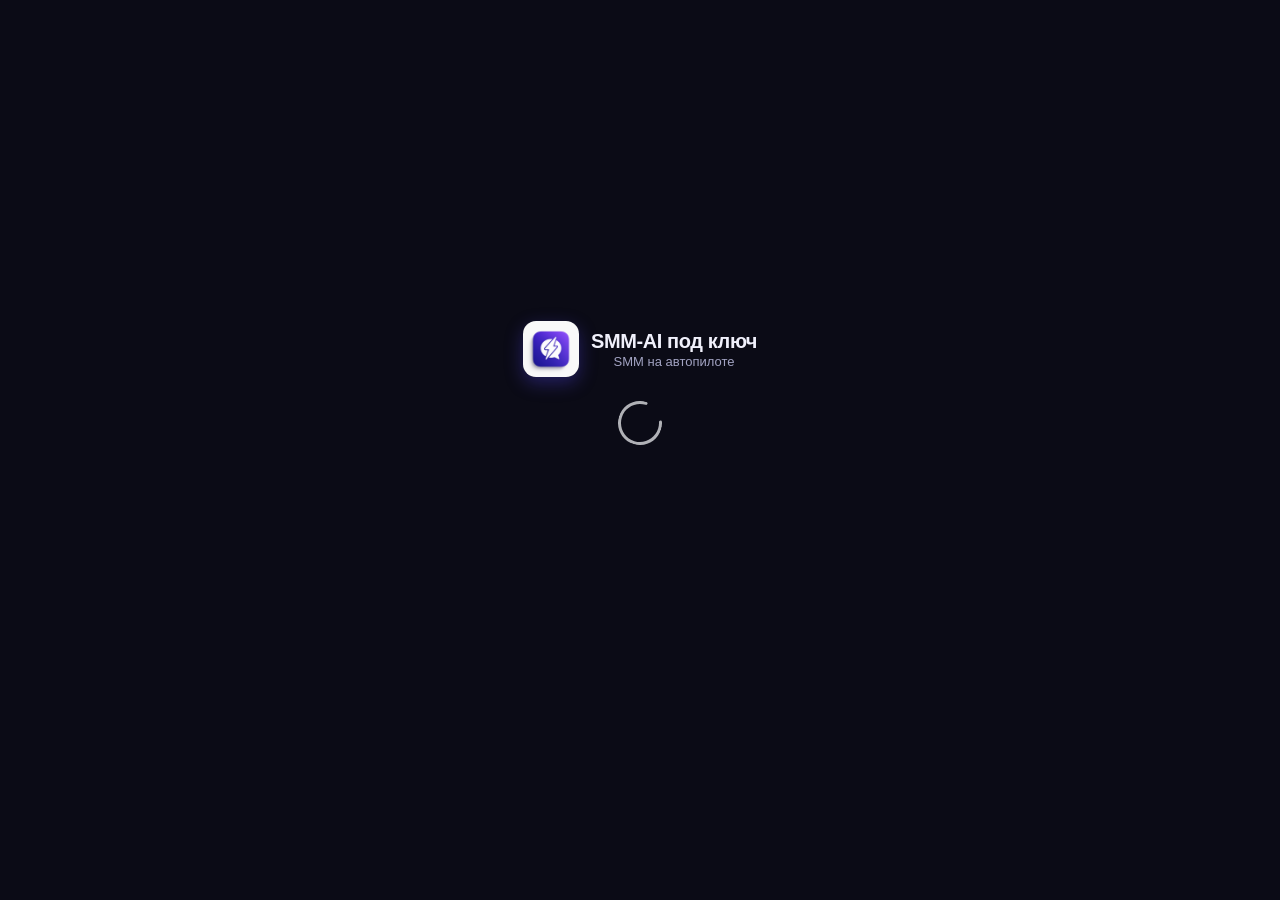
<file: index.html>
<!doctype html>
<html lang="ru">
  <head>
    <meta charset="UTF-8" />
    <meta name="viewport" content="width=device-width, initial-scale=1.0, maximum-scale=1.0, user-scalable=no, viewport-fit=cover" />
    <link rel="icon" type="image/png" href="./logo.png" />
    <link rel="apple-touch-icon" href="./logo.png" />
    <title>SMM-AI под ключ</title>
    <script src="./config.js"></script>
    <script type="module" crossorigin src="./assets/index-BPkC4KdL.js"></script>
    <link rel="stylesheet" crossorigin href="./assets/index-DhjCVjB5.css">
  </head>
  <body>
    <div id="root"></div>
  </body>
</html>
</file>
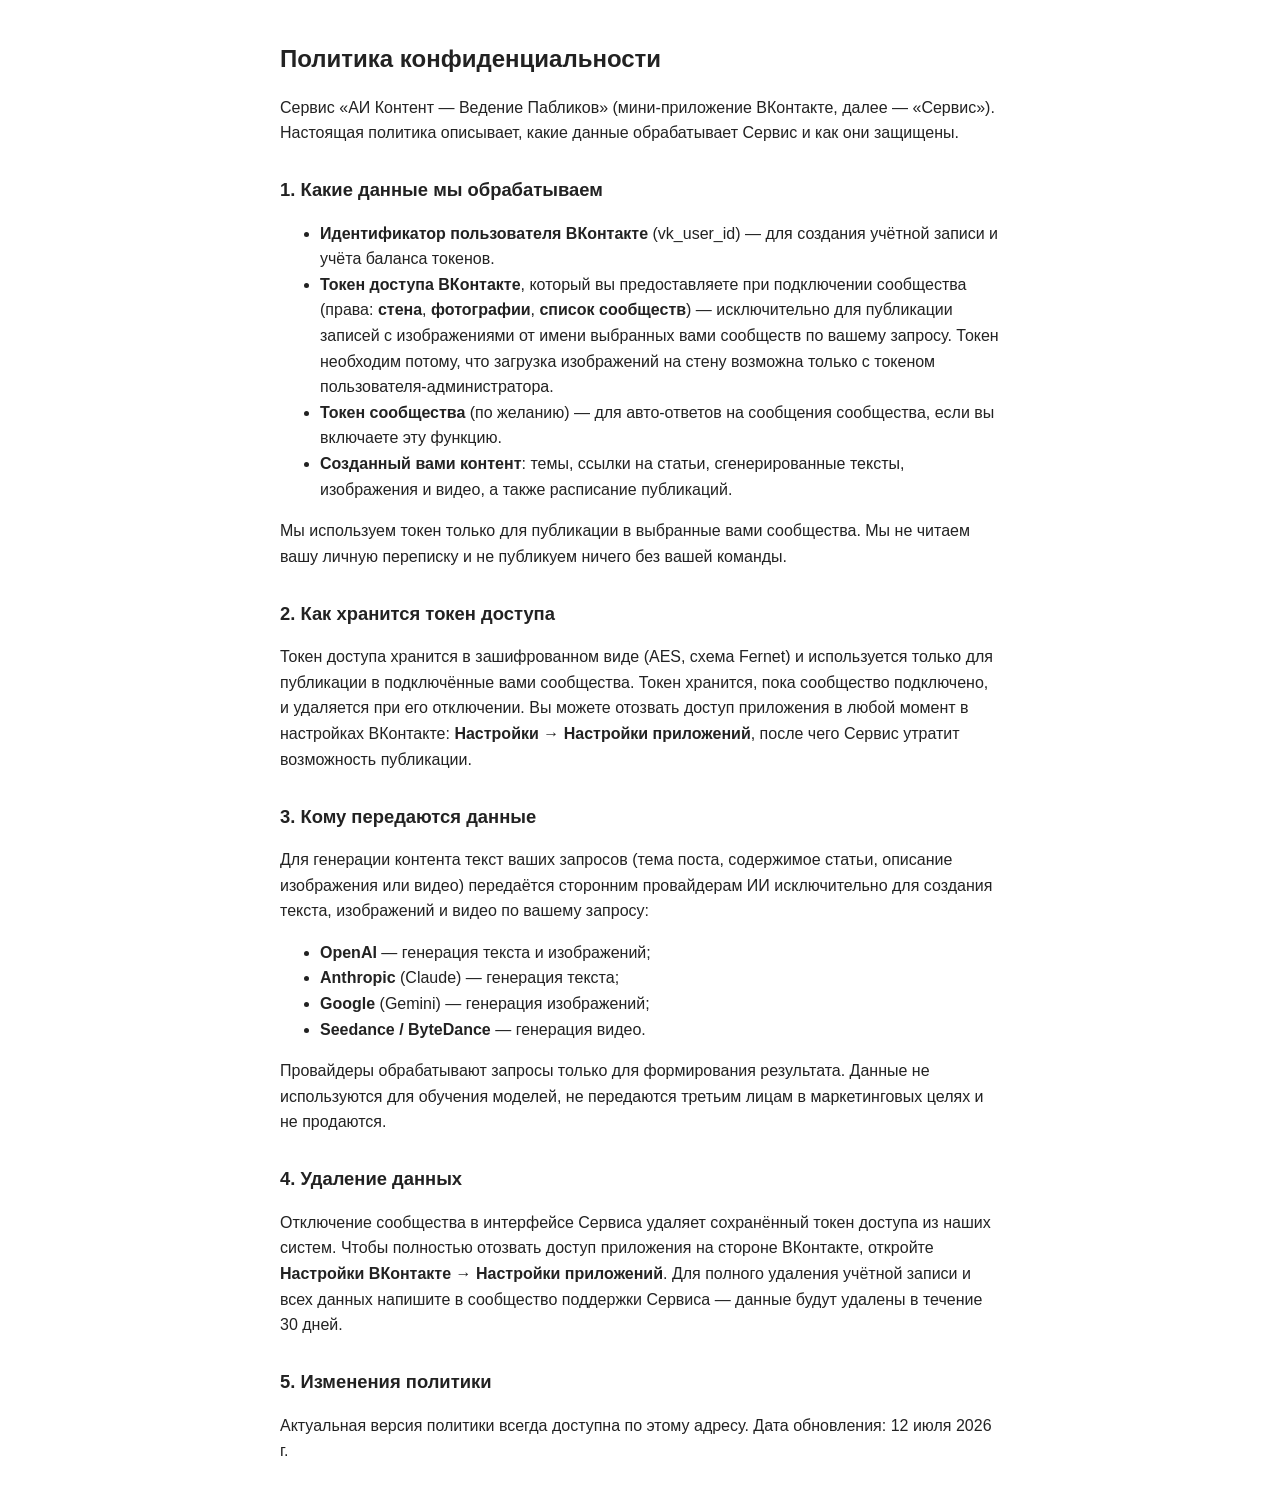
<file: privacy.html>
<!DOCTYPE html>
<html lang="ru">
<head>
<meta charset="utf-8">
<meta name="viewport" content="width=device-width, initial-scale=1">
<title>Политика конфиденциальности — АИ Контент</title>
<style>
  body { font-family: -apple-system, "Segoe UI", Roboto, sans-serif; max-width: 720px; margin: 0 auto; padding: 24px 16px; line-height: 1.6; color: #222; }
  h1 { font-size: 1.5em; } h2 { font-size: 1.15em; margin-top: 1.6em; }
</style>
</head>
<body>
<h1>Политика конфиденциальности</h1>
<p>Сервис «АИ Контент — Ведение Пабликов» (мини-приложение ВКонтакте, далее — «Сервис»). Настоящая политика описывает, какие данные обрабатывает Сервис и как они защищены.</p>

<h2>1. Какие данные мы обрабатываем</h2>
<ul>
<li><b>Идентификатор пользователя ВКонтакте</b> (vk_user_id) — для создания учётной записи и учёта баланса токенов.</li>
<li><b>Токен доступа ВКонтакте</b>, который вы предоставляете при подключении сообщества (права: <b>стена</b>, <b>фотографии</b>, <b>список сообществ</b>) — исключительно для публикации записей с изображениями от имени выбранных вами сообществ по вашему запросу. Токен необходим потому, что загрузка изображений на стену возможна только с токеном пользователя-администратора.</li>
<li><b>Токен сообщества</b> (по желанию) — для авто-ответов на сообщения сообщества, если вы включаете эту функцию.</li>
<li><b>Созданный вами контент</b>: темы, ссылки на статьи, сгенерированные тексты, изображения и видео, а также расписание публикаций.</li>
</ul>
<p>Мы используем токен только для публикации в выбранные вами сообщества. Мы не читаем вашу личную переписку и не публикуем ничего без вашей команды.</p>

<h2>2. Как хранится токен доступа</h2>
<p>Токен доступа хранится в зашифрованном виде (AES, схема Fernet) и используется только для публикации в подключённые вами сообщества. Токен хранится, пока сообщество подключено, и удаляется при его отключении. Вы можете отозвать доступ приложения в любой момент в настройках ВКонтакте: <b>Настройки → Настройки приложений</b>, после чего Сервис утратит возможность публикации.</p>

<h2>3. Кому передаются данные</h2>
<p>Для генерации контента текст ваших запросов (тема поста, содержимое статьи, описание изображения или видео) передаётся сторонним провайдерам ИИ исключительно для создания текста, изображений и видео по вашему запросу:</p>
<ul>
<li><b>OpenAI</b> — генерация текста и изображений;</li>
<li><b>Anthropic</b> (Claude) — генерация текста;</li>
<li><b>Google</b> (Gemini) — генерация изображений;</li>
<li><b>Seedance / ByteDance</b> — генерация видео.</li>
</ul>
<p>Провайдеры обрабатывают запросы только для формирования результата. Данные не используются для обучения моделей, не передаются третьим лицам в маркетинговых целях и не продаются.</p>

<h2>4. Удаление данных</h2>
<p>Отключение сообщества в интерфейсе Сервиса удаляет сохранённый токен доступа из наших систем. Чтобы полностью отозвать доступ приложения на стороне ВКонтакте, откройте <b>Настройки ВКонтакте → Настройки приложений</b>. Для полного удаления учётной записи и всех данных напишите в сообщество поддержки Сервиса — данные будут удалены в течение 30 дней.</p>

<h2>5. Изменения политики</h2>
<p>Актуальная версия политики всегда доступна по этому адресу. Дата обновления: 12 июля 2026 г.</p>
</body>
</html>
</file>
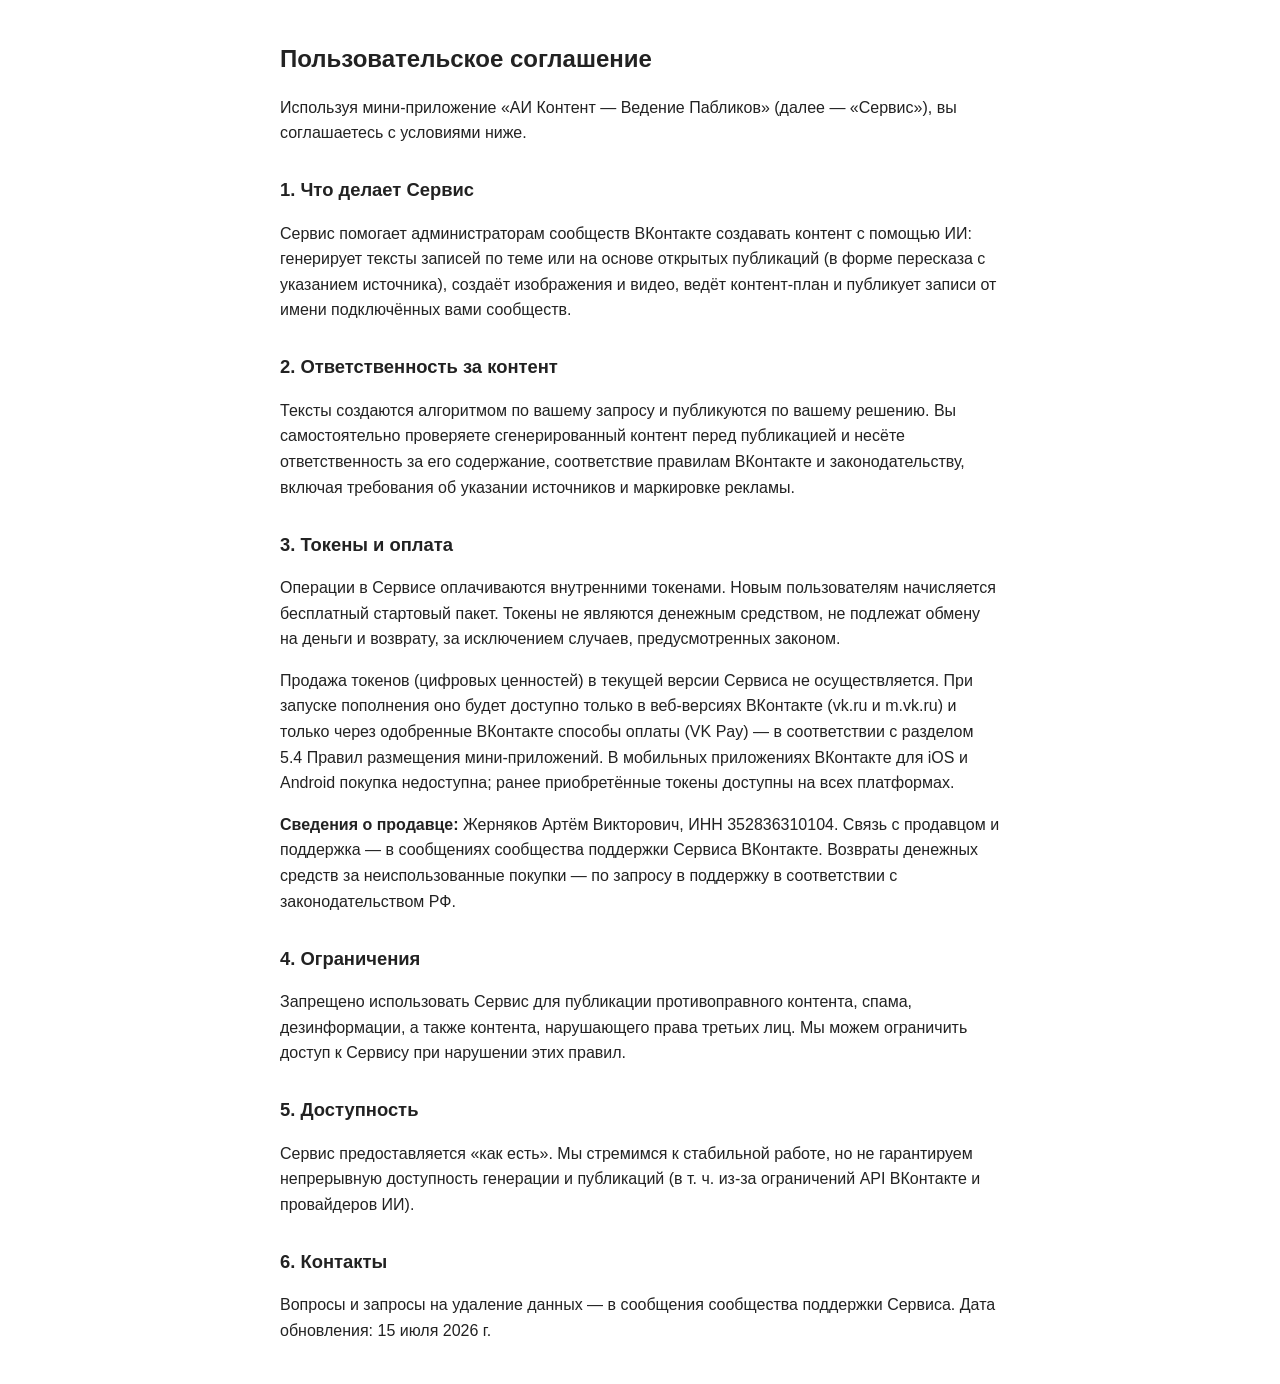
<file: terms.html>
<!DOCTYPE html>
<html lang="ru">
<head>
<meta charset="utf-8">
<meta name="viewport" content="width=device-width, initial-scale=1">
<title>Пользовательское соглашение — АИ Контент</title>
<style>
  body { font-family: -apple-system, "Segoe UI", Roboto, sans-serif; max-width: 720px; margin: 0 auto; padding: 24px 16px; line-height: 1.6; color: #222; }
  h1 { font-size: 1.5em; } h2 { font-size: 1.15em; margin-top: 1.6em; }
</style>
</head>
<body>
<h1>Пользовательское соглашение</h1>
<p>Используя мини-приложение «АИ Контент — Ведение Пабликов» (далее — «Сервис»), вы соглашаетесь с условиями ниже.</p>

<h2>1. Что делает Сервис</h2>
<p>Сервис помогает администраторам сообществ ВКонтакте создавать контент с помощью ИИ: генерирует тексты записей по теме или на основе открытых публикаций (в форме пересказа с указанием источника), создаёт изображения и видео, ведёт контент-план и публикует записи от имени подключённых вами сообществ.</p>

<h2>2. Ответственность за контент</h2>
<p>Тексты создаются алгоритмом по вашему запросу и публикуются по вашему решению. Вы самостоятельно проверяете сгенерированный контент перед публикацией и несёте ответственность за его содержание, соответствие правилам ВКонтакте и законодательству, включая требования об указании источников и маркировке рекламы.</p>

<h2>3. Токены и оплата</h2>
<p>Операции в Сервисе оплачиваются внутренними токенами. Новым пользователям начисляется бесплатный стартовый пакет. Токены не являются денежным средством, не подлежат обмену на деньги и возврату, за исключением случаев, предусмотренных законом.</p>
<p>Продажа токенов (цифровых ценностей) в текущей версии Сервиса не осуществляется. При запуске пополнения оно будет доступно только в веб-версиях ВКонтакте (vk.ru и m.vk.ru) и только через одобренные ВКонтакте способы оплаты (VK Pay) — в соответствии с разделом 5.4 Правил размещения мини-приложений. В мобильных приложениях ВКонтакте для iOS и Android покупка недоступна; ранее приобретённые токены доступны на всех платформах.</p>
<p><b>Сведения о продавце:</b> Жерняков Артём Викторович, ИНН 352836310104. Связь с продавцом и поддержка — в сообщениях сообщества поддержки Сервиса ВКонтакте. Возвраты денежных средств за неиспользованные покупки — по запросу в поддержку в соответствии с законодательством РФ.</p>

<h2>4. Ограничения</h2>
<p>Запрещено использовать Сервис для публикации противоправного контента, спама, дезинформации, а также контента, нарушающего права третьих лиц. Мы можем ограничить доступ к Сервису при нарушении этих правил.</p>

<h2>5. Доступность</h2>
<p>Сервис предоставляется «как есть». Мы стремимся к стабильной работе, но не гарантируем непрерывную доступность генерации и публикаций (в т. ч. из-за ограничений API ВКонтакте и провайдеров ИИ).</p>

<h2>6. Контакты</h2>
<p>Вопросы и запросы на удаление данных — в сообщения сообщества поддержки Сервиса. Дата обновления: 15 июля 2026 г.</p>
</body>
</html>
</file>
<file: assets/index-DhjCVjB5.css>
.vkui--vkBase--light,:root{--vkui--theme_name:"vkBase"}.vkui--vkBase--dark,.vkui--vkBase--light,:root{--vkui--theme_name_base:"vkBase";--vkui--size_base_padding_horizontal--regular:16px;--vkui--size_switch_height--regular:14px;--vkui--size_switch_height--compact:12px;--vkui--size_switch_width--regular:34px;--vkui--size_switch_width--compact:32px;--vkui--size_switch_pin--regular:20px;--vkui--size_switch_pin--compact:18px;--vkui--size_panel_header_height--regular:56px}.vkui--vkBase--dark,.vkui--vkBase--light,.vkui--vkCom--dark,.vkui--vkCom--light,.vkui--vkIOS--dark,.vkui--vkIOS--light,:root{--vkui--gradient_black:transparent 0%,rgba(0,0,0,.02) 15%,rgba(0,0,0,.08) 30%,rgba(0,0,0,.32) 70%,rgba(0,0,0,.38) 85%,rgba(0,0,0,.4) 100%;--vkui--gradient_white:hsla(0,0%,100%,0) 0%,hsla(0,0%,100%,.05) 15%,hsla(0,0%,100%,.2) 30%,hsla(0,0%,100%,.8) 70%,hsla(0,0%,100%,.95) 85%,#fff 100%;--vkui--font_weight_accent1:600;--vkui--font_weight_accent2:500;--vkui--font_weight_accent3:400;--vkui--font_weight_base1:600;--vkui--font_weight_base2:500;--vkui--font_weight_base3:400;--vkui--font_display_title1--font_size--regular:23px;--vkui--font_display_title1--line_height--regular:28px;--vkui--font_display_title1--font_weight--regular:600;--vkui--font_display_title2--font_size--regular:21px;--vkui--font_display_title2--line_height--regular:26px;--vkui--font_display_title2--font_weight--regular:600;--vkui--font_display_title2--font_size--compact:22px;--vkui--font_display_title2--line_height--compact:24px;--vkui--font_display_title2--font_weight--compact:600;--vkui--font_display_title3--font_size--regular:19px;--vkui--font_display_title3--line_height--regular:24px;--vkui--font_display_title3--font_weight--regular:600;--vkui--font_display_title4--font_size--regular:17px;--vkui--font_display_title4--line_height--regular:22px;--vkui--font_display_title4--font_weight--regular:600;--vkui--font_title1--font_size--regular:24px;--vkui--font_title1--line_height--regular:28px;--vkui--font_title1--font_weight--regular:600;--vkui--font_title2--font_size--regular:20px;--vkui--font_title2--line_height--regular:24px;--vkui--font_title2--font_weight--regular:600;--vkui--font_title3--font_size--regular:17px;--vkui--font_title3--line_height--regular:22px;--vkui--font_title3--font_weight--regular:600;--vkui--font_headline1--font_size--regular:16px;--vkui--font_headline1--line_height--regular:20px;--vkui--font_headline1--font_weight--regular:500;--vkui--font_headline2--font_size--regular:15px;--vkui--font_headline2--line_height--regular:20px;--vkui--font_headline2--font_weight--regular:500;--vkui--font_headline2--font_size--compact:14px;--vkui--font_headline2--line_height--compact:20px;--vkui--font_text--font_size--regular:16px;--vkui--font_text--line_height--regular:20px;--vkui--font_text--font_weight--regular:400;--vkui--font_paragraph--font_size--regular:15px;--vkui--font_paragraph--line_height--regular:20px;--vkui--font_paragraph--font_weight--regular:400;--vkui--font_subhead--font_size--regular:14px;--vkui--font_subhead--line_height--regular:18px;--vkui--font_subhead--font_weight--regular:400;--vkui--font_footnote--font_size--regular:13px;--vkui--font_footnote--line_height--regular:16px;--vkui--font_footnote--font_weight--regular:400;--vkui--font_footnote_caps--font_size--regular:13px;--vkui--font_footnote_caps--line_height--regular:16px;--vkui--font_footnote_caps--font_weight--regular:400;--vkui--font_footnote_caps--text_transform--regular:uppercase;--vkui--font_caption1--font_size--regular:12px;--vkui--font_caption1--line_height--regular:14px;--vkui--font_caption1--font_weight--regular:400;--vkui--font_caption1_caps--font_size--regular:12px;--vkui--font_caption1_caps--line_height--regular:14px;--vkui--font_caption1_caps--font_weight--regular:600;--vkui--font_caption1_caps--text_transform--regular:uppercase;--vkui--font_caption2--font_size--regular:11px;--vkui--font_caption2--line_height--regular:14px;--vkui--font_caption2--font_weight--regular:400;--vkui--font_caption2_caps--font_size--regular:11px;--vkui--font_caption2_caps--line_height--regular:14px;--vkui--font_caption2_caps--font_weight--regular:600;--vkui--font_caption2_caps--text_transform--regular:uppercase;--vkui--font_caption3--font_size--regular:9px;--vkui--font_caption3--line_height--regular:12px;--vkui--font_caption3--font_weight--regular:400;--vkui--font_caption3_caps--font_size--regular:9px;--vkui--font_caption3_caps--line_height--regular:12px;--vkui--font_caption3_caps--font_weight--regular:600;--vkui--font_caption3_caps--text_transform--regular:uppercase;--vkui--size_select_icon_padding--regular:6px;--vkui--size_select_icon_padding--compact:7px;--vkui--size_popup_base_padding--regular:32px;--vkui--size_popup_base_padding--compact:20px;--vkui--size_popup_header_padding--regular:24px;--vkui--size_popup_header_padding--compact:16px;--vkui--size_label_horizontal_margin--regular:16px;--vkui--size_border_radius_rounded--regular:48px;--vkui--size_check_border_radius--regular:4px;--vkui--size_border_radius_paper--regular:12px;--vkui--size_border_radius_promo--regular:20px;--vkui--size_field_height--regular:44px;--vkui--size_field_height--compact:36px;--vkui--size_search_height--regular:36px;--vkui--size_search_height--compact:32px;--vkui--size_button_large_height--regular:44px;--vkui--size_button_large_height--compact:36px;--vkui--size_button_medium_height--regular:36px;--vkui--size_button_medium_height--compact:32px;--vkui--size_button_small_height--regular:30px;--vkui--size_button_small_height--compact:28px;--vkui--size_checkbox--regular:16px;--vkui--size_arrow--regular:8px;--vkui--size_arrow_promo--regular:40px;--vkui--size_popup_medium--regular:680px;--vkui--size_popup_large--regular:880px;--vkui--size_field_horizontal_padding--regular:12px;--vkui--size_button_padding_horizontal--regular:12px;--vkui--size_arrow_padding--regular:12px;--vkui--size_tooltip_margin--regular:8px;--vkui--size_icon_u_i--regular:16px;--vkui--size_avatar_x_s--regular:24px;--vkui--size_avatar_s--regular:32px;--vkui--size_avatar_m--regular:48px;--vkui--size_avatar_l--regular:96px;--vkui--size_avatar_x_l--regular:128px;--vkui--size_badge_x_s--regular:12px;--vkui--size_badge_s--regular:16px;--vkui--size_badge_m--regular:24px;--vkui--size_badge_l--regular:44px;--vkui--size_badge_x_l--regular:56px;--vkui--size_cardgrid_padding--regular:8px;--vkui--size_cardgrid_padding_vertical--regular:8px;--vkui--size_base_padding_vertical--regular:12px;--vkui--size_button_group_gap_space--regular:1px;--vkui--size_button_group_gap_small--regular:8px;--vkui--size_button_group_gap_medium--regular:12px;--vkui--size_option_hierarchy--regular:32px;--vkui--size_button_base_small_padding_horizontal--regular:16px;--vkui--size_button_base_medium_padding_horizontal--regular:16px;--vkui--size_button_base_large_padding_horizontal--regular:20px;--vkui--size_button_base_small_padding_horizontal_icon--regular:12px;--vkui--size_button_base_medium_padding_horizontal_icon--regular:12px;--vkui--size_button_base_large_padding_horizontal_icon--regular:16px;--vkui--size_button_tertiary_small_padding_horizontal--regular:12px;--vkui--size_button_tertiary_medium_padding_horizontal--regular:12px;--vkui--size_button_tertiary_large_padding_horizontal--regular:16px;--vkui--size_button_tertiary_small_padding_horizontal_icon--regular:8px;--vkui--size_button_tertiary_medium_padding_horizontal_icon--regular:8px;--vkui--size_button_tertiary_large_padding_horizontal_icon--regular:12px;--vkui--size_button_minimum_width--regular:80px;--vkui--size_split_col_padding_horizontal--regular:16px;--vkui--size_subnavigation_bar_gap--regular:8px;--vkui--size_subnavigation_bar_padding_vertical--regular:12px;--vkui--size_border1x--regular:1px;--vkui--size_border2x--regular:.5px;--vkui--size_border3x--regular:.33px;--vkui--spacing_size_3xs:2px;--vkui--spacing_size_2xs:2px;--vkui--spacing_size_xs:4px;--vkui--spacing_size_s:6px;--vkui--spacing_size_m:8px;--vkui--spacing_size_l:10px;--vkui--spacing_size_xl:12px;--vkui--spacing_size_2xl:16px;--vkui--spacing_size_3xl:20px;--vkui--spacing_size_4xl:24px;--vkui--animation_duration_l:.4s;--vkui--animation_duration_m:.2s;--vkui--animation_duration_s:.1s;--vkui--animation_easing_default:cubic-bezier(.3,.3,.5,1);--vkui--opacity_disable:.4;--vkui--opacity_disable_accessibility:.64;--vkui--z_index_modal:99;--vkui--z_index_popout:100;--vkui--font_headline--font_size--regular:16px;--vkui--font_headline--line_height--regular:20px;--vkui--font_headline--font_weight--regular:500;--vkui--color_background_accent_tint:#5a9eff;--vkui--color_background_contrast_secondary_alpha--hover:hsla(0,0%,100%,.24);--vkui--color_background_contrast_secondary_alpha--active:hsla(0,0%,100%,.28);--vkui--color_text_primary_invariably:#000;--vkui--color_text_link_tint:#71aaeb;--vkui--color_text_link_visited:#4986cc;--vkui--color_icon_contrast_secondary:#f2f3f5;--vkui--color_accent_orange_fire:#f05c44;--vkui--color_accent_secondary:#3f8ae0;--vkui--color_overlay_primary:rgba(0,0,0,.4);--vkui--color_overlay_primary--hover:rgba(0,0,0,.44);--vkui--color_overlay_primary--active:rgba(0,0,0,.48);--vkui--color_avatar_overlay:rgba(0,0,0,.6);--vkui--color_avatar_overlay--hover:rgba(0,0,0,.64);--vkui--color_avatar_overlay--active:rgba(0,0,0,.68);--vkui--color_avatar_overlay_inverse_alpha:hsla(0,0%,100%,.85);--vkui--color_avatar_overlay_inverse_alpha--hover:hsla(0,0%,100%,.89);--vkui--color_avatar_overlay_inverse_alpha--active:hsla(0,0%,100%,.93);--vkui--color_transparent:transparent}.vkui--vkBase--light,.vkui--vkCom--light,.vkui--vkIOS--light,:root{--vkui--gradient_tint:hsla(0,0%,98%,0) 0%,hsla(0,0%,98%,.05) 15%,hsla(0,0%,98%,.2) 30%,hsla(0,0%,98%,.8) 70%,hsla(0,0%,98%,.95) 85%,#f9f9f9 100%;--vkui--gradient:hsla(0,0%,100%,0) 0%,hsla(0,0%,100%,.05) 15%,hsla(0,0%,100%,.2) 30%,hsla(0,0%,100%,.8) 70%,hsla(0,0%,100%,.95) 85%,#fff 100%;--vkui--elevation1:0px 0px 2px rgba(0,0,0,.03),0px 2px 2px rgba(0,0,0,.06);--vkui--elevation1_invert_y:0px 0px 2px rgba(0,0,0,.03),0px -2px 2px rgba(0,0,0,.06);--vkui--elevation2:0px 4px 8px rgba(0,0,0,.04),0px 0px 4px rgba(0,0,0,.06);--vkui--elevation3:0px 0px 2px rgba(0,0,0,.08),0px 4px 16px rgba(0,0,0,.08);--vkui--elevation4:0px 0px 8px rgba(0,0,0,.12),0px 16px 16px rgba(0,0,0,.16);--vkui--colors_scheme:light;--vkui--color_background_accent_tint--hover:#5698f7;--vkui--color_background_accent_tint--active:#5393ef;--vkui--color_background_content--hover:#f5f5f7;--vkui--color_background_content--active:#ebecef;--vkui--color_background_tertiary_alpha:rgba(0,0,0,.03);--vkui--color_background_tertiary_alpha--hover:rgba(0,0,0,.07);--vkui--color_background_tertiary_alpha--active:rgba(0,0,0,.11);--vkui--color_background_contrast--hover:#f5f5f7;--vkui--color_background_contrast--active:#ebecef;--vkui--color_background_contrast_secondary_alpha:hsla(0,0%,100%,.2);--vkui--color_background_contrast_themed:#fff;--vkui--color_background_contrast_themed--hover:#f5f5f7;--vkui--color_background_contrast_themed--active:#ebecef;--vkui--color_background_modal:#fff;--vkui--color_background_modal--hover:#f5f5f7;--vkui--color_background_modal--active:#ebecef;--vkui--color_background_positive--hover:#48ac4a;--vkui--color_background_positive--active:#45a64a;--vkui--color_background_positive_tint:#e8f9e8;--vkui--color_background_positive_tint--hover:#dff0e1;--vkui--color_background_positive_tint--active:#d5e6da;--vkui--color_background_warning:#fff2d6;--vkui--color_background_warning--hover:#f5e9d0;--vkui--color_background_warning--active:#ebe0ca;--vkui--color_background_negative--hover:#dd4446;--vkui--color_background_negative--active:#d44245;--vkui--color_background_info_tint:#deeeff;--vkui--color_background_info_tint--hover:#d5e5f7;--vkui--color_background_info_tint--active:#ccdcef;--vkui--color_header_background--hover:#f5f5f7;--vkui--color_header_background--active:#ebecef;--vkui--color_text_primary:#000;--vkui--color_text_primary--hover:#000102;--vkui--color_text_primary--active:#000105;--vkui--color_text_primary_invariably--hover:#000102;--vkui--color_text_primary_invariably--active:#000105;--vkui--color_text_secondary--hover:#7c8795;--vkui--color_text_secondary--active:#778292;--vkui--color_text_tertiary--hover:#939ca9;--vkui--color_text_tertiary--active:#8d96a4;--vkui--color_text_contrast--hover:#f5f5f7;--vkui--color_text_contrast--active:#ebecef;--vkui--color_text_contrast_themed--hover:#f5f5f7;--vkui--color_text_contrast_themed--active:#ebecef;--vkui--color_text_positive--hover:#48ac4a;--vkui--color_text_positive--active:#45a64a;--vkui--color_text_negative--hover:#dd4446;--vkui--color_text_negative--active:#d44245;--vkui--color_text_link_tint--hover:#6ca4e4;--vkui--color_text_link_tint--active:#689edd;--vkui--color_text_link_visited--hover:#4681c6;--vkui--color_text_link_visited--active:#437dc1;--vkui--color_link_contrast--hover:#f5f5f7;--vkui--color_link_contrast--active:#ebecef;--vkui--color_icon_primary:#2c2d2e;--vkui--color_icon_primary--hover:#2a2c2f;--vkui--color_icon_primary--active:#282b2f;--vkui--color_icon_primary_invariably--hover:#2a2c2f;--vkui--color_icon_primary_invariably--active:#282b2f;--vkui--color_icon_medium_alpha:rgba(0,0,0,.48);--vkui--color_icon_medium_alpha--hover:rgba(0,0,0,.52);--vkui--color_icon_medium_alpha--active:rgba(0,0,0,.56);--vkui--color_icon_secondary--hover:#939ca9;--vkui--color_icon_secondary--active:#8d96a4;--vkui--color_icon_secondary_alpha:rgba(0,0,0,.36);--vkui--color_icon_secondary_alpha--hover:rgba(0,0,0,.4);--vkui--color_icon_secondary_alpha--active:rgba(0,0,0,.44);--vkui--color_icon_tertiary_alpha:rgba(0,0,0,.24);--vkui--color_icon_tertiary_alpha--hover:rgba(0,0,0,.28);--vkui--color_icon_tertiary_alpha--active:rgba(0,0,0,.32);--vkui--color_icon_contrast--hover:#f5f5f7;--vkui--color_icon_contrast--active:#ebecef;--vkui--color_icon_contrast_themed--hover:#f5f5f7;--vkui--color_icon_contrast_themed--active:#ebecef;--vkui--color_icon_contrast_secondary--hover:#e8eaee;--vkui--color_icon_contrast_secondary--active:#dfe1e6;--vkui--color_icon_positive--hover:#48ac4a;--vkui--color_icon_positive--active:#45a64a;--vkui--color_icon_warning:#f8a01c;--vkui--color_icon_warning--hover:#ee9a1d;--vkui--color_icon_warning--active:#e4941f;--vkui--color_icon_negative--hover:#dd4446;--vkui--color_icon_negative--active:#d44245;--vkui--color_separator_primary2x--hover:#c3c4c7;--vkui--color_separator_primary2x--active:#bbbdc1;--vkui--color_separator_primary3x--hover:#b6b8bc;--vkui--color_separator_primary3x--active:#afb1b6;--vkui--color_separator_primary_alpha:rgba(0,0,0,.12);--vkui--color_separator_primary_alpha--hover:rgba(0,0,0,.16);--vkui--color_separator_primary_alpha--active:rgba(0,0,0,.2);--vkui--color_stroke_positive--hover:#48ac4a;--vkui--color_stroke_positive--active:#45a64a;--vkui--color_stroke_negative--hover:#dd4446;--vkui--color_stroke_negative--active:#d44245;--vkui--color_stroke_contrast:#fff;--vkui--color_stroke_contrast--hover:#f5f5f7;--vkui--color_stroke_contrast--active:#ebecef;--vkui--color_image_border_alpha:rgba(0,0,0,.08);--vkui--color_image_border_alpha--hover:rgba(0,0,0,.12);--vkui--color_image_border_alpha--active:rgba(0,0,0,.16);--vkui--color_field_border_alpha:rgba(0,0,0,.12);--vkui--color_field_border_alpha--hover:rgba(0,0,0,.24);--vkui--color_field_border_alpha--active:rgba(0,0,0,.36);--vkui--color_accent_red--hover:#f53247;--vkui--color_accent_red--active:#eb3046;--vkui--color_accent_orange_fire--hover:#e65944;--vkui--color_accent_orange_fire--active:#dd5643;--vkui--color_accent_orange--hover:#f59a02;--vkui--color_accent_orange--active:#eb9405;--vkui--color_accent_orange_peach:#f9b54f;--vkui--color_accent_orange_peach--hover:#efae4e;--vkui--color_accent_orange_peach--active:#e5a84e;--vkui--color_accent_green--hover:#48ac4a;--vkui--color_accent_green--active:#45a64a;--vkui--color_accent_purple--hover:#6e59df;--vkui--color_accent_purple--active:#6a56d8;--vkui--color_accent_violet--hover:#742dbb;--vkui--color_accent_violet--active:#6f2cb6;--vkui--color_accent_raspberry_pink:#e03fab;--vkui--color_accent_raspberry_pink--hover:#d73da7;--vkui--color_accent_raspberry_pink--active:#ce3ba2;--vkui--color_accent_secondary--hover:#3c85d9;--vkui--color_accent_secondary--active:#3a80d3;--vkui--color_overlay_secondary:rgba(44,45,46,.5);--vkui--color_overlay_secondary--hover:rgba(44,45,46,.54);--vkui--color_overlay_secondary--active:rgba(44,45,46,.58);--vkui--color_action_sheet_text:#3f8ae0;--vkui--color_action_sheet_text--hover:#3c85d9;--vkui--color_action_sheet_text--active:#3a80d3;--vkui--color_image_placeholder:#f2f3f5;--vkui--color_image_placeholder--hover:#e8eaee;--vkui--color_image_placeholder--active:#dfe1e6;--vkui--color_image_placeholder_alpha:rgba(0,28,61,.08);--vkui--color_image_placeholder_alpha--hover:rgba(0,28,61,.12);--vkui--color_image_placeholder_alpha--active:rgba(0,28,61,.16);--vkui--color_write_bar_input_border_alpha:rgba(0,0,0,.08);--vkui--color_write_bar_input_border_alpha--hover:rgba(0,0,0,.12);--vkui--color_write_bar_input_border_alpha--active:rgba(0,0,0,.16);--vkui--color_segmented_control:#fff;--vkui--color_segmented_control--hover:#f5f5f7;--vkui--color_segmented_control--active:#ebecef;--vkui--color_tabbar_text_inactive:#99a2ad;--vkui--color_tabbar_text_inactive--hover:#939ca9;--vkui--color_tabbar_text_inactive--active:#8d96a4;--vkui--color_transparent--hover:rgba(0,16,61,.04);--vkui--color_transparent--active:rgba(0,16,61,.08)}.vkui--vkBase--dark,.vkui--vkBase--light,.vkui--vkIOS--dark,.vkui--vkIOS--light,:root{--vkui--font_family_fallbacks:-apple-system,system-ui,"Helvetica Neue",Roboto,sans-serif;--vkui--font_family_accent:-apple-system,system-ui,"Helvetica Neue",Roboto,sans-serif;--vkui--font_family_base:-apple-system,system-ui,"Helvetica Neue",Roboto,sans-serif;--vkui--font_display_title1--font_family--regular:-apple-system,system-ui,"Helvetica Neue",Roboto,sans-serif;--vkui--font_display_title2--font_family--regular:-apple-system,system-ui,"Helvetica Neue",Roboto,sans-serif;--vkui--font_display_title2--font_family--compact:-apple-system,system-ui,"Helvetica Neue",Roboto,sans-serif;--vkui--font_display_title3--font_family--regular:-apple-system,system-ui,"Helvetica Neue",Roboto,sans-serif;--vkui--font_display_title4--font_family--regular:-apple-system,system-ui,"Helvetica Neue",Roboto,sans-serif;--vkui--font_title1--font_family--regular:-apple-system,system-ui,"Helvetica Neue",Roboto,sans-serif;--vkui--font_title2--font_family--regular:-apple-system,system-ui,"Helvetica Neue",Roboto,sans-serif;--vkui--font_title3--font_family--regular:-apple-system,system-ui,"Helvetica Neue",Roboto,sans-serif;--vkui--font_headline1--font_family--regular:-apple-system,system-ui,"Helvetica Neue",Roboto,sans-serif;--vkui--font_headline1--font_size--compact:15px;--vkui--font_headline1--line_height--compact:20px;--vkui--font_headline2--font_family--regular:-apple-system,system-ui,"Helvetica Neue",Roboto,sans-serif;--vkui--font_text--font_family--regular:-apple-system,system-ui,"Helvetica Neue",Roboto,sans-serif;--vkui--font_text--font_size--compact:15px;--vkui--font_text--line_height--compact:20px;--vkui--font_paragraph--font_family--regular:-apple-system,system-ui,"Helvetica Neue",Roboto,sans-serif;--vkui--font_subhead--font_family--regular:-apple-system,system-ui,"Helvetica Neue",Roboto,sans-serif;--vkui--font_subhead--font_size--compact:13px;--vkui--font_subhead--line_height--compact:16px;--vkui--font_footnote--font_family--regular:-apple-system,system-ui,"Helvetica Neue",Roboto,sans-serif;--vkui--font_footnote_caps--font_family--regular:-apple-system,system-ui,"Helvetica Neue",Roboto,sans-serif;--vkui--font_caption1--font_family--regular:-apple-system,system-ui,"Helvetica Neue",Roboto,sans-serif;--vkui--font_caption1_caps--font_family--regular:-apple-system,system-ui,"Helvetica Neue",Roboto,sans-serif;--vkui--font_caption2--font_family--regular:-apple-system,system-ui,"Helvetica Neue",Roboto,sans-serif;--vkui--font_caption2_caps--font_family--regular:-apple-system,system-ui,"Helvetica Neue",Roboto,sans-serif;--vkui--font_caption3--font_family--regular:-apple-system,system-ui,"Helvetica Neue",Roboto,sans-serif;--vkui--font_caption3_caps--font_family--regular:-apple-system,system-ui,"Helvetica Neue",Roboto,sans-serif;--vkui--size_popup_small--regular:430px;--vkui--size_form_item_padding_vertical--regular:12px;--vkui--font_headline--font_family--regular:-apple-system,system-ui,"Helvetica Neue",Roboto,sans-serif;--vkui--font_headline--font_size--compact:15px;--vkui--font_headline--line_height--compact:20px;--vkui--color_background_contrast_inverse:#2c2d2e;--vkui--color_background_positive:#4bb34b;--vkui--color_text_positive:#4bb34b;--vkui--color_icon_primary_invariably:#2c2d2e;--vkui--color_icon_positive:#4bb34b;--vkui--color_stroke_positive:#4bb34b;--vkui--color_accent_gray:#a3adb8;--vkui--color_accent_red:#ff3347;--vkui--color_accent_orange:#ffa000;--vkui--color_accent_lime:#aff70d;--vkui--color_accent_green:#4bb34b;--vkui--color_accent_cyan:#13ffd0;--vkui--color_accent_azure:#07f;--vkui--color_accent_pink:#f45fff}.vkui--vkBase--dark,.vkui--vkBase--light,.vkui--vkCom--dark,.vkui--vkCom--light,:root{--vkui--size_border_radius--regular:8px;--vkui--size_card_border_radius--regular:8px;--vkui--size_panel_header_height--compact:48px;--vkui--animation_easing_platform:cubic-bezier(.4,0,.2,1)}.vkui--vkBase--light,.vkui--vkIOS--light,:root{--vkui--color_background_accent:#2688eb;--vkui--color_background_accent--hover:#2483e4;--vkui--color_background_accent--active:#237edd;--vkui--color_background_accent_themed:#2688eb;--vkui--color_background_accent_themed--hover:#2483e4;--vkui--color_background_accent_themed--active:#237edd;--vkui--color_background_accent_themed_alpha:rgba(38,136,235,.2);--vkui--color_background_accent_themed_alpha--hover:rgba(38,136,235,.24);--vkui--color_background_accent_themed_alpha--active:rgba(38,136,235,.28);--vkui--color_background_accent_alternative:#2688eb;--vkui--color_background_accent_alternative--hover:#2483e4;--vkui--color_background_accent_alternative--active:#237edd;--vkui--color_background:#ebedf0;--vkui--color_background--hover:#e2e4e9;--vkui--color_background--active:#d8dbe2;--vkui--color_background_content:#fff;--vkui--color_background_secondary:#f5f5f5;--vkui--color_background_secondary--hover:#ebecee;--vkui--color_background_secondary--active:#e1e3e6;--vkui--color_background_secondary_alpha:rgba(0,0,0,.04);--vkui--color_background_secondary_alpha--hover:rgba(0,0,0,.08);--vkui--color_background_secondary_alpha--active:rgba(0,0,0,.12);--vkui--color_background_tertiary:#f9f9f9;--vkui--color_background_tertiary--hover:#eff0f1;--vkui--color_background_tertiary--active:#e5e6ea;--vkui--color_background_contrast:#fff;--vkui--color_background_contrast_inverse--hover:#2a2c2f;--vkui--color_background_contrast_inverse--active:#282b2f;--vkui--color_background_modal_inverse:#1c1d1e;--vkui--color_background_modal_inverse--hover:#1b1c1f;--vkui--color_background_modal_inverse--active:#1a1c20;--vkui--color_background_negative:#e64646;--vkui--color_background_negative_tint:#ffe9e9;--vkui--color_background_negative_tint--hover:#f5e0e2;--vkui--color_background_negative_tint--active:#ebd8db;--vkui--color_field_background:#f2f3f5;--vkui--color_field_background--hover:#e8eaee;--vkui--color_field_background--active:#dfe1e6;--vkui--color_header_background:#fff;--vkui--color_text_accent:#2688eb;--vkui--color_text_accent--hover:#2483e4;--vkui--color_text_accent--active:#237edd;--vkui--color_text_accent_themed:#2688eb;--vkui--color_text_accent_themed--hover:#2483e4;--vkui--color_text_accent_themed--active:#237edd;--vkui--color_text_secondary:#818c99;--vkui--color_text_subhead:#6d7885;--vkui--color_text_subhead--hover:#697482;--vkui--color_text_subhead--active:#64707f;--vkui--color_text_tertiary:#99a2ad;--vkui--color_text_contrast:#fff;--vkui--color_text_contrast_themed:#fff;--vkui--color_text_negative:#e64646;--vkui--color_text_link:#2d81e0;--vkui--color_text_link--hover:#2b7cd9;--vkui--color_text_link--active:#2978d3;--vkui--color_text_link_themed:#2d81e0;--vkui--color_text_link_themed--hover:#2b7cd9;--vkui--color_text_link_themed--active:#2978d3;--vkui--color_text_muted:#2c2d2e;--vkui--color_text_muted--hover:#2a2c2f;--vkui--color_text_muted--active:#282b2f;--vkui--color_link_contrast:#fff;--vkui--color_icon_accent:#2688eb;--vkui--color_icon_accent--hover:#2483e4;--vkui--color_icon_accent--active:#237edd;--vkui--color_icon_accent_themed:#2688eb;--vkui--color_icon_accent_themed--hover:#2483e4;--vkui--color_icon_accent_themed--active:#237edd;--vkui--color_icon_medium:#818c99;--vkui--color_icon_medium--hover:#7c8795;--vkui--color_icon_medium--active:#778292;--vkui--color_icon_secondary:#99a2ad;--vkui--color_icon_tertiary:#b8c1cc;--vkui--color_icon_tertiary--hover:#b1bac6;--vkui--color_icon_tertiary--active:#a9b3c1;--vkui--color_icon_contrast:#fff;--vkui--color_icon_contrast_themed:#fff;--vkui--color_icon_negative:#e64646;--vkui--color_stroke_accent:#2688eb;--vkui--color_stroke_accent--hover:#2483e4;--vkui--color_stroke_accent--active:#237edd;--vkui--color_stroke_accent_themed:#2688eb;--vkui--color_stroke_accent_themed--hover:#2483e4;--vkui--color_stroke_accent_themed--active:#237edd;--vkui--color_separator_primary:#d7d8d9;--vkui--color_separator_primary--hover:#ced0d3;--vkui--color_separator_primary--active:#c6c8cd;--vkui--color_separator_primary2x:#cbcccd;--vkui--color_separator_primary3x:#bebfc1;--vkui--color_separator_secondary:#e1e3e6;--vkui--color_separator_secondary--hover:#d8dbdf;--vkui--color_separator_secondary--active:#cfd2d8;--vkui--color_stroke_negative:#e64646;--vkui--color_accent_blue:#2688eb;--vkui--color_accent_blue--hover:#2483e4;--vkui--color_accent_blue--active:#237edd;--vkui--color_accent_gray--hover:#9ca7b3;--vkui--color_accent_gray--active:#96a0ae;--vkui--color_accent_lime--hover:#a8ee0f;--vkui--color_accent_lime--active:#a1e511;--vkui--color_accent_cyan--hover:#12f5ca;--vkui--color_accent_cyan--active:#11ecc4;--vkui--color_accent_azure--hover:#0073f7;--vkui--color_accent_azure--active:#006fef;--vkui--color_accent_purple:#735ce6;--vkui--color_accent_violet:#792ec0;--vkui--color_accent_pink--hover:#ea5cf7;--vkui--color_accent_pink--active:#e059ef;--vkui--color_skeleton_from:#f5f5f5;--vkui--color_skeleton_from--hover:#ebecee;--vkui--color_skeleton_from--active:#e1e3e6;--vkui--color_skeleton_to:#e1e3e6;--vkui--color_skeleton_to--hover:#d8dbdf;--vkui--color_skeleton_to--active:#cfd2d8;--vkui--color_button_text:#2688eb;--vkui--color_button_text--hover:#2483e4;--vkui--color_button_text--active:#237edd;--vkui--color_button_icon:#2688eb;--vkui--color_button_icon--hover:#2483e4;--vkui--color_button_icon--active:#237edd;--vkui--color_button_stroke:#2688eb;--vkui--color_button_stroke--hover:#2483e4;--vkui--color_button_stroke--active:#237edd;--vkui--color_write_bar_icon:#3f8ae0;--vkui--color_write_bar_icon--hover:#3c85d9;--vkui--color_write_bar_icon--active:#3a80d3;--vkui--color_write_bar_input_background:#f2f3f5;--vkui--color_write_bar_input_background--hover:#e8eaee;--vkui--color_write_bar_input_background--active:#dfe1e6;--vkui--color_write_bar_input_border:#e1e3e6;--vkui--color_write_bar_input_border--hover:#d8dbdf;--vkui--color_write_bar_input_border--active:#cfd2d8;--vkui--color_track_background:#e1e3e6;--vkui--color_track_background--hover:#d8dbdf;--vkui--color_track_background--active:#cfd2d8;--vkui--color_track_buffer:#a0bfe4;--vkui--color_track_buffer--hover:#9ab8dd;--vkui--color_track_buffer--active:#93b1d7;--vkui--color_search_field_background:#ebedf0;--vkui--color_search_field_background--hover:#e2e4e9;--vkui--color_search_field_background--active:#d8dbe2;--vkui--color_panel_header_icon:#2688eb;--vkui--color_panel_header_icon--hover:#2483e4;--vkui--color_panel_header_icon--active:#237edd}.vkui--vkBase--dark{--vkui--theme_name:"vkBaseDark"}.vkui--vkBase--dark,.vkui--vkCom--dark,.vkui--vkIOS--dark{--vkui--gradient_tint:rgba(32,32,33,0) 0%,rgba(32,32,33,.05) 15%,rgba(32,32,33,.2) 30%,rgba(32,32,33,.8) 70%,rgba(32,32,33,.95) 85%,#202021 100%;--vkui--gradient:rgba(25,25,26,0) 0%,rgba(25,25,26,.05) 15%,rgba(25,25,26,.2) 30%,rgba(25,25,26,.8) 70%,rgba(25,25,26,.95) 85%,#19191a 100%;--vkui--elevation1:0px 0px 2px 0px rgba(0,0,0,.1),0px 2px 2px 0px rgba(0,0,0,.2);--vkui--elevation1_invert_y:0px 0px 2px 0px rgba(0,0,0,.1),0px -2px 2px 0px rgba(0,0,0,.2);--vkui--elevation2:0px 4px 8px 0px rgba(0,0,0,.15),0px 0px 4px 0px rgba(0,0,0,.2);--vkui--elevation3:0px 0px 2px 0px rgba(0,0,0,.3),0px 4px 16px 0px rgba(0,0,0,.3);--vkui--elevation4:0px 0px 8px 0px rgba(0,0,0,.1),0px 16px 16px 0px rgba(0,0,0,.2);--vkui--colors_scheme:dark;--vkui--color_background_accent_themed_alpha:hsla(0,0%,100%,.2);--vkui--color_background_accent_themed_alpha--hover:hsla(0,0%,100%,.24);--vkui--color_background_accent_themed_alpha--active:hsla(0,0%,100%,.28);--vkui--color_background_accent_tint--hover:#61a2ff;--vkui--color_background_accent_tint--active:#67a6ff;--vkui--color_background_secondary_alpha:hsla(0,0%,100%,.1);--vkui--color_background_secondary_alpha--hover:hsla(0,0%,100%,.12);--vkui--color_background_secondary_alpha--active:hsla(0,0%,100%,.14);--vkui--color_background_tertiary_alpha:hsla(0,0%,100%,.03);--vkui--color_background_tertiary_alpha--hover:hsla(0,0%,100%,.07);--vkui--color_background_tertiary_alpha--active:hsla(0,0%,100%,.11);--vkui--color_background_contrast--hover:#ebedf0;--vkui--color_background_contrast--active:#d7d8db;--vkui--color_background_contrast_secondary_alpha:hsla(0,0%,100%,.2);--vkui--color_background_contrast_themed:#323232;--vkui--color_background_contrast_themed--hover:#3a3a3a;--vkui--color_background_contrast_themed--active:#424242;--vkui--color_background_modal_inverse:#fff;--vkui--color_background_modal_inverse--hover:#ebedf0;--vkui--color_background_modal_inverse--active:#d7d8db;--vkui--color_background_positive--hover:#52b652;--vkui--color_background_positive--active:#59b959;--vkui--color_background_warning:#473315;--vkui--color_background_warning--hover:#4e3b1e;--vkui--color_background_warning--active:#564328;--vkui--color_background_negative--hover:#ff6363;--vkui--color_background_negative--active:#ff6969;--vkui--color_background_negative_tint:#522e2e;--vkui--color_background_negative_tint--hover:#593636;--vkui--color_background_negative_tint--active:#603f3f;--vkui--color_background_info_tint:#1c3954;--vkui--color_background_info_tint--hover:#25415b;--vkui--color_background_info_tint--active:#2e4962;--vkui--color_text_primary--hover:#e2e4e7;--vkui--color_text_primary--active:#e3e5e8;--vkui--color_text_primary_invariably--hover:#0a0a0a;--vkui--color_text_primary_invariably--active:#141414;--vkui--color_text_contrast--hover:#ebedf0;--vkui--color_text_contrast--active:#d7d8db;--vkui--color_text_positive--hover:#52b652;--vkui--color_text_positive--active:#59b959;--vkui--color_text_negative--hover:#ff6363;--vkui--color_text_negative--active:#ff6969;--vkui--color_text_link_tint--hover:#77adec;--vkui--color_text_link_tint--active:#7cb1ed;--vkui--color_text_link_visited--hover:#508bce;--vkui--color_text_link_visited--active:#5890d0;--vkui--color_link_contrast--hover:#ebedf0;--vkui--color_link_contrast--active:#d7d8db;--vkui--color_icon_primary:#e1e3e6;--vkui--color_icon_primary--hover:#e2e4e7;--vkui--color_icon_primary--active:#e3e5e8;--vkui--color_icon_primary_invariably--hover:#343536;--vkui--color_icon_primary_invariably--active:#3d3e3f;--vkui--color_icon_contrast_secondary--hover:#f3f3f5;--vkui--color_icon_contrast_secondary--active:#f3f4f6;--vkui--color_icon_positive--hover:#52b652;--vkui--color_icon_positive--active:#59b959;--vkui--color_icon_warning:#edb055;--vkui--color_icon_warning--hover:#eeb35c;--vkui--color_icon_warning--active:#eeb663;--vkui--color_icon_negative--hover:#ff6363;--vkui--color_icon_negative--active:#ff6969;--vkui--color_separator_primary:#363738;--vkui--color_separator_primary--hover:#3e3f40;--vkui--color_separator_primary--active:#464748;--vkui--color_separator_primary2x:#444546;--vkui--color_separator_primary2x--hover:#4b4c4d;--vkui--color_separator_primary2x--active:#535455;--vkui--color_separator_primary3x:#505253;--vkui--color_separator_primary3x--hover:#57595a;--vkui--color_separator_primary3x--active:#5e6061;--vkui--color_separator_primary_alpha:hsla(0,0%,100%,.12);--vkui--color_separator_primary_alpha--hover:hsla(0,0%,100%,.16);--vkui--color_separator_primary_alpha--active:hsla(0,0%,100%,.2);--vkui--color_stroke_positive--hover:#52b652;--vkui--color_stroke_positive--active:#59b959;--vkui--color_stroke_negative--hover:#ff6363;--vkui--color_stroke_negative--active:#ff6969;--vkui--color_stroke_contrast:#fff;--vkui--color_stroke_contrast--hover:#ebedf0;--vkui--color_stroke_contrast--active:#d7d8db;--vkui--color_image_border_alpha:hsla(0,0%,100%,.08);--vkui--color_image_border_alpha--hover:hsla(0,0%,100%,.12);--vkui--color_image_border_alpha--active:hsla(0,0%,100%,.16);--vkui--color_field_border_alpha:hsla(0,0%,100%,.12);--vkui--color_field_border_alpha--hover:hsla(0,0%,100%,.16);--vkui--color_field_border_alpha--active:hsla(0,0%,100%,.2);--vkui--color_accent_red--hover:#ff3b4e;--vkui--color_accent_red--active:#ff4356;--vkui--color_accent_orange_fire--hover:#f1634b;--vkui--color_accent_orange_fire--active:#f16953;--vkui--color_accent_orange--hover:#ffa40a;--vkui--color_accent_orange--active:#ffa814;--vkui--color_accent_orange_peach:#ffc062;--vkui--color_accent_orange_peach--hover:#ffc368;--vkui--color_accent_orange_peach--active:#ffc56f;--vkui--color_accent_green--hover:#52b652;--vkui--color_accent_green--active:#59b959;--vkui--color_accent_violet--hover:#ac56ff;--vkui--color_accent_violet--active:#b05dff;--vkui--color_accent_raspberry_pink:#f060c0;--vkui--color_accent_raspberry_pink--hover:#f166c3;--vkui--color_accent_raspberry_pink--active:#f16dc5;--vkui--color_accent_secondary--hover:#478fe1;--vkui--color_accent_secondary--active:#4e93e2;--vkui--color_overlay_secondary:rgba(55,56,57,.5);--vkui--color_overlay_secondary--hover:rgba(55,56,57,.54);--vkui--color_overlay_secondary--active:rgba(55,56,57,.58);--vkui--color_action_sheet_text:#71aaeb;--vkui--color_action_sheet_text--hover:#77adec;--vkui--color_action_sheet_text--active:#7cb1ed;--vkui--color_image_placeholder:#2a2b2c;--vkui--color_image_placeholder--hover:#333334;--vkui--color_image_placeholder--active:#3b3c3d;--vkui--color_image_placeholder_alpha:rgba(241,247,255,.08);--vkui--color_image_placeholder_alpha--hover:rgba(241,247,255,.12);--vkui--color_image_placeholder_alpha--active:rgba(241,247,255,.16);--vkui--color_write_bar_input_border_alpha:hsla(0,0%,100%,.8);--vkui--color_write_bar_input_border_alpha--hover:hsla(0,0%,100%,.84);--vkui--color_write_bar_input_border_alpha--active:hsla(0,0%,100%,.88);--vkui--color_panel_header_icon--hover:#77adec;--vkui--color_panel_header_icon--active:#7cb1ed;--vkui--color_segmented_control:#626364;--vkui--color_segmented_control--hover:#68696a;--vkui--color_segmented_control--active:#6f6f70;--vkui--color_tabbar_text_inactive:#76787a;--vkui--color_tabbar_text_inactive--hover:#7b7d7f;--vkui--color_tabbar_text_inactive--active:#818385;--vkui--color_transparent--hover:hsla(0,0%,100%,.04);--vkui--color_transparent--active:hsla(0,0%,100%,.08)}.vkui--vkBase--dark,.vkui--vkCom--light,.vkui--vkIOS--light{--vkui--theme_inherits_from:"vkBase"}.vkui--vkBase--dark,.vkui--vkIOS--dark{--vkui--color_background_accent:#529ef4;--vkui--color_background_accent--hover:#59a2f4;--vkui--color_background_accent--active:#60a6f5;--vkui--color_background_accent_themed:#fff;--vkui--color_background_accent_themed--hover:#ebedf0;--vkui--color_background_accent_themed--active:#d7d8db;--vkui--color_background_accent_alternative:#529ef4;--vkui--color_background_accent_alternative--hover:#59a2f4;--vkui--color_background_accent_alternative--active:#60a6f5;--vkui--color_background:#0a0a0a;--vkui--color_background--hover:#141414;--vkui--color_background--active:#1e1e1e;--vkui--color_background_content:#19191a;--vkui--color_background_content--hover:#222223;--vkui--color_background_content--active:#2b2b2c;--vkui--color_background_secondary:#232324;--vkui--color_background_secondary--hover:#2c2c2d;--vkui--color_background_secondary--active:#353536;--vkui--color_background_tertiary:#202021;--vkui--color_background_tertiary--hover:#29292a;--vkui--color_background_tertiary--active:#323233;--vkui--color_background_contrast_inverse--hover:#343536;--vkui--color_background_contrast_inverse--active:#3d3e3f;--vkui--color_background_modal:#1c1d1e;--vkui--color_background_modal--hover:#252627;--vkui--color_background_modal--active:#2e2f30;--vkui--color_background_positive_tint:#2e3e2b;--vkui--color_background_positive_tint--hover:#364633;--vkui--color_background_positive_tint--active:#3f4d3c;--vkui--color_background_negative:#ff5c5c;--vkui--color_field_background:#232324;--vkui--color_field_background--hover:#2c2c2d;--vkui--color_field_background--active:#353536;--vkui--color_header_background:#19191a;--vkui--color_header_background--hover:#222223;--vkui--color_header_background--active:#2b2b2c;--vkui--color_text_accent:#529ef4;--vkui--color_text_accent--hover:#59a2f4;--vkui--color_text_accent--active:#60a6f5;--vkui--color_text_accent_themed:#fff;--vkui--color_text_accent_themed--hover:#ebedf0;--vkui--color_text_accent_themed--active:#d7d8db;--vkui--color_text_primary:#e1e3e6;--vkui--color_text_secondary:#76787a;--vkui--color_text_secondary--hover:#7b7d7f;--vkui--color_text_secondary--active:#818385;--vkui--color_text_subhead:#969a9f;--vkui--color_text_subhead--hover:#9a9ea3;--vkui--color_text_subhead--active:#9ea2a7;--vkui--color_text_tertiary:#5d5f61;--vkui--color_text_tertiary--hover:#636567;--vkui--color_text_tertiary--active:#6a6c6e;--vkui--color_text_contrast_themed:#000;--vkui--color_text_contrast_themed--hover:#0a0a0a;--vkui--color_text_contrast_themed--active:#141414;--vkui--color_text_negative:#ff5c5c;--vkui--color_text_link:#529ef4;--vkui--color_text_link--hover:#59a2f4;--vkui--color_text_link--active:#60a6f5;--vkui--color_text_link_themed:#fff;--vkui--color_text_link_themed--hover:#ebedf0;--vkui--color_text_link_themed--active:#d7d8db;--vkui--color_text_muted:#e1e3e6;--vkui--color_text_muted--hover:#e2e4e7;--vkui--color_text_muted--active:#e3e5e8;--vkui--color_icon_accent:#529ef4;--vkui--color_icon_accent--hover:#59a2f4;--vkui--color_icon_accent--active:#60a6f5;--vkui--color_icon_accent_themed:#fff;--vkui--color_icon_accent_themed--hover:#ebedf0;--vkui--color_icon_accent_themed--active:#d7d8db;--vkui--color_icon_medium:#b0b1b6;--vkui--color_icon_medium--hover:#b3b4b9;--vkui--color_icon_medium--active:#b6b7bc;--vkui--color_icon_medium_alpha:rgba(241,247,255,.66);--vkui--color_icon_medium_alpha--hover:rgba(241,247,255,.7);--vkui--color_icon_medium_alpha--active:rgba(241,247,255,.74);--vkui--color_icon_secondary:#76787a;--vkui--color_icon_secondary--hover:#7b7d7f;--vkui--color_icon_secondary--active:#818385;--vkui--color_icon_secondary_alpha:rgba(241,247,255,.43);--vkui--color_icon_secondary_alpha--hover:rgba(241,247,255,.47);--vkui--color_icon_secondary_alpha--active:rgba(241,247,255,.51);--vkui--color_icon_tertiary:#5d5f61;--vkui--color_icon_tertiary--hover:#636567;--vkui--color_icon_tertiary--active:#6a6c6e;--vkui--color_icon_tertiary_alpha:hsla(0,0%,100%,.3);--vkui--color_icon_tertiary_alpha--hover:hsla(0,0%,100%,.34);--vkui--color_icon_tertiary_alpha--active:hsla(0,0%,100%,.38);--vkui--color_icon_contrast--hover:#ebedf0;--vkui--color_icon_contrast--active:#d7d8db;--vkui--color_icon_contrast_themed:#000;--vkui--color_icon_contrast_themed--hover:#0a0a0a;--vkui--color_icon_contrast_themed--active:#141414;--vkui--color_icon_negative:#ff5c5c;--vkui--color_stroke_accent:#529ef4;--vkui--color_stroke_accent--hover:#59a2f4;--vkui--color_stroke_accent--active:#60a6f5;--vkui--color_stroke_accent_themed:#fff;--vkui--color_stroke_accent_themed--hover:#ebedf0;--vkui--color_stroke_accent_themed--active:#d7d8db;--vkui--color_separator_secondary:#141415;--vkui--color_separator_secondary--hover:#1d1d1e;--vkui--color_separator_secondary--active:#272728;--vkui--color_stroke_negative:#ff5c5c;--vkui--color_accent_blue:#71aaeb;--vkui--color_accent_blue--hover:#77adec;--vkui--color_accent_blue--active:#7cb1ed;--vkui--color_accent_gray--hover:#a7b0bb;--vkui--color_accent_gray--active:#aab4be;--vkui--color_accent_lime--hover:#b2f717;--vkui--color_accent_lime--active:#b5f820;--vkui--color_accent_cyan--hover:#1cffd2;--vkui--color_accent_cyan--active:#26ffd4;--vkui--color_accent_azure--hover:#0a7cff;--vkui--color_accent_azure--active:#1482ff;--vkui--color_accent_purple:#9985ff;--vkui--color_accent_purple--hover:#9d8aff;--vkui--color_accent_purple--active:#a18fff;--vkui--color_accent_violet:#a94fff;--vkui--color_accent_pink--hover:#f465ff;--vkui--color_accent_pink--active:#f56cff;--vkui--color_skeleton_from:#232324;--vkui--color_skeleton_from--hover:#2c2c2d;--vkui--color_skeleton_from--active:#353536;--vkui--color_skeleton_to:#2c2d2e;--vkui--color_skeleton_to--hover:#343536;--vkui--color_skeleton_to--active:#3d3e3f;--vkui--color_button_text:#fff;--vkui--color_button_text--hover:#ebedf0;--vkui--color_button_text--active:#d7d8db;--vkui--color_button_icon:#fff;--vkui--color_button_icon--hover:#ebedf0;--vkui--color_button_icon--active:#d7d8db;--vkui--color_button_stroke:#fff;--vkui--color_button_stroke--hover:#ebedf0;--vkui--color_button_stroke--active:#d7d8db;--vkui--color_write_bar_icon:#76787a;--vkui--color_write_bar_icon--hover:#7b7d7f;--vkui--color_write_bar_icon--active:#818385;--vkui--color_write_bar_input_background:#2c2d2e;--vkui--color_write_bar_input_background--hover:#343536;--vkui--color_write_bar_input_background--active:#3d3e3f;--vkui--color_write_bar_input_border:#2c2d2e;--vkui--color_write_bar_input_border--hover:#343536;--vkui--color_write_bar_input_border--active:#3d3e3f;--vkui--color_track_background:#454647;--vkui--color_track_background--hover:#4c4d4e;--vkui--color_track_background--active:#545556;--vkui--color_track_buffer:#405772;--vkui--color_track_buffer--hover:#485e78;--vkui--color_track_buffer--active:#4f647d;--vkui--color_search_field_background:#363738;--vkui--color_search_field_background--hover:#3e3f40;--vkui--color_search_field_background--active:#464748;--vkui--color_panel_header_icon:#71aaeb}.vkui--vkBase--dark,.vkui--vkCom--dark,.vkui--vkCom--light,.vkui--vkIOS--dark{--vkui--color_background_contrast:#fff;--vkui--color_text_contrast:#fff;--vkui--color_link_contrast:#fff}.vkui--vkBase--dark,.vkui--vkCom--light,.vkui--vkIOS--dark{--vkui--color_icon_contrast:#fff}.vkui--vkIOS--light{--vkui--theme_name:"vkIOS"}.vkui--vkIOS--dark,.vkui--vkIOS--light{--vkui--theme_name_base:"vkIOS";--vkui--size_border_radius--regular:10px;--vkui--size_card_border_radius--regular:10px;--vkui--size_switch_height--regular:31px;--vkui--size_switch_height--compact:27px;--vkui--size_switch_width--regular:51px;--vkui--size_switch_width--compact:47px;--vkui--size_switch_pin--regular:27px;--vkui--size_switch_pin--compact:23px;--vkui--size_panel_header_height--compact:52px;--vkui--size_panel_header_height--regular:52px;--vkui--animation_easing_platform:cubic-bezier(.36,.66,.04,1)}.vkui--vkCom--dark,.vkui--vkCom--light,.vkui--vkIOS--dark,.vkui--vkIOS--light{--vkui--size_base_padding_horizontal--regular:12px}.vkui--vkIOS--dark{--vkui--theme_name:"vkIOSDark"}.vkui--vkCom--dark,.vkui--vkIOS--dark{--vkui--theme_inherits_from:"vkBaseDark"}.vkui--vkCom--light{--vkui--theme_name:"vkCom";--vkui--color_background_accent:#447bba;--vkui--color_background_accent--hover:#4177b5;--vkui--color_background_accent--active:#3f72b0;--vkui--color_background_accent_themed:#447bba;--vkui--color_background_accent_themed--hover:#4177b5;--vkui--color_background_accent_themed--active:#3f72b0;--vkui--color_background_accent_themed_alpha:rgba(68,123,186,.12);--vkui--color_background_accent_themed_alpha--hover:rgba(68,123,186,.16);--vkui--color_background_accent_themed_alpha--active:rgba(68,123,186,.2);--vkui--color_background_accent_alternative:#447bba;--vkui--color_background_accent_alternative--hover:#4177b5;--vkui--color_background_accent_alternative--active:#3f72b0;--vkui--color_background:#edeef0;--vkui--color_background--hover:#e4e5e9;--vkui--color_background--active:#dadce2;--vkui--color_background_content:#fff;--vkui--color_background_secondary:#f0f2f5;--vkui--color_background_secondary--hover:#e6e9ee;--vkui--color_background_secondary--active:#dde0e6;--vkui--color_background_secondary_alpha:rgba(235,242,250,.99);--vkui--color_background_secondary_alpha--hover:rgba(223,234,246,.99);--vkui--color_background_secondary_alpha--active:rgba(213,226,241,.99);--vkui--color_background_tertiary:#fafbfc;--vkui--color_background_tertiary--hover:#f0f2f4;--vkui--color_background_tertiary--active:#e6e8ed;--vkui--color_background_contrast_inverse--hover:#313233;--vkui--color_background_contrast_inverse--active:#2f3034;--vkui--color_background_modal_inverse:#2d2d2e;--vkui--color_background_modal_inverse--hover:#2b2c2f;--vkui--color_background_modal_inverse--active:#292b2f;--vkui--color_background_negative:#e64646;--vkui--color_background_negative_tint:#faebeb;--vkui--color_background_negative_tint--hover:#f0e2e4;--vkui--color_background_negative_tint--active:#e6d9dd;--vkui--color_field_background:#f7f8fa;--vkui--color_field_background--hover:#edeff2;--vkui--color_field_background--active:#e3e5eb;--vkui--color_header_background:#fff;--vkui--color_text_accent:#447bba;--vkui--color_text_accent--hover:#4177b5;--vkui--color_text_accent--active:#3f72b0;--vkui--color_text_accent_themed:#3770b1;--vkui--color_text_accent_themed--hover:#356cac;--vkui--color_text_accent_themed--active:#3368a8;--vkui--color_text_secondary:#818c99;--vkui--color_text_subhead:#626d7a;--vkui--color_text_subhead--hover:#5e6978;--vkui--color_text_subhead--active:#5a6675;--vkui--color_text_tertiary:#99a2ad;--vkui--color_text_contrast_themed:#fff;--vkui--color_text_negative:#e64646;--vkui--color_text_link:#2a5885;--vkui--color_text_link--hover:#285582;--vkui--color_text_link--active:#27527f;--vkui--color_text_link_themed:#2a5885;--vkui--color_text_link_themed--hover:#285582;--vkui--color_text_link_themed--active:#27527f;--vkui--color_text_muted:#333;--vkui--color_text_muted--hover:#313233;--vkui--color_text_muted--active:#2f3034;--vkui--color_icon_accent:#447bba;--vkui--color_icon_accent--hover:#4177b5;--vkui--color_icon_accent--active:#3f72b0;--vkui--color_icon_accent_themed:#3770b1;--vkui--color_icon_accent_themed--hover:#356cac;--vkui--color_icon_accent_themed--active:#3368a8;--vkui--color_icon_medium:#6f7985;--vkui--color_icon_medium--hover:#6b7582;--vkui--color_icon_medium--active:#66717f;--vkui--color_icon_secondary:#99a2ad;--vkui--color_icon_tertiary:#aeb7c2;--vkui--color_icon_tertiary--hover:#a7b0bd;--vkui--color_icon_tertiary--active:#a0aab7;--vkui--color_icon_contrast_themed:#fff;--vkui--color_icon_negative:#e64646;--vkui--color_stroke_accent:#447bba;--vkui--color_stroke_accent--hover:#4177b5;--vkui--color_stroke_accent--active:#3f72b0;--vkui--color_stroke_accent_themed:#3770b1;--vkui--color_stroke_accent_themed--hover:#356cac;--vkui--color_stroke_accent_themed--active:#3368a8;--vkui--color_separator_primary:#dce1e6;--vkui--color_separator_primary--hover:#d3d9df;--vkui--color_separator_primary--active:#cad0d8;--vkui--color_separator_primary2x:#cbcccd;--vkui--color_separator_primary3x:#bebfc1;--vkui--color_separator_secondary:#e7e8ec;--vkui--color_separator_secondary--hover:#dedfe5;--vkui--color_separator_secondary--active:#d5d7de;--vkui--color_stroke_negative:#e64646;--vkui--color_accent_blue:#5181b8;--vkui--color_accent_blue--hover:#4e7cb3;--vkui--color_accent_blue--active:#4b78ae;--vkui--color_accent_gray--hover:#a7b0bd;--vkui--color_accent_gray--active:#a0aab7;--vkui--color_accent_lime:#bff74f;--vkui--color_accent_lime--hover:#b7ee4e;--vkui--color_accent_lime--active:#b0e54e;--vkui--color_accent_cyan:#7cf4dc;--vkui--color_accent_cyan--hover:#77ebd6;--vkui--color_accent_cyan--active:#72e2cf;--vkui--color_accent_azure:#3f8ae0;--vkui--color_accent_azure--hover:#3c85d9;--vkui--color_accent_azure--active:#3a80d3;--vkui--color_accent_purple:#735ce6;--vkui--color_accent_violet:#792ec0;--vkui--color_accent_pink:#f685ff;--vkui--color_accent_pink--hover:#ec80f7;--vkui--color_accent_pink--active:#e27cef;--vkui--color_skeleton_from:#f0f2f5;--vkui--color_skeleton_from--hover:#e6e9ee;--vkui--color_skeleton_from--active:#dde0e6;--vkui--color_skeleton_to:#e7e8ec;--vkui--color_skeleton_to--hover:#dedfe5;--vkui--color_skeleton_to--active:#d5d7de;--vkui--color_button_text:#346297;--vkui--color_button_text--hover:#325f93;--vkui--color_button_text--active:#305b90;--vkui--color_button_icon:#346297;--vkui--color_button_icon--hover:#325f93;--vkui--color_button_icon--active:#305b90;--vkui--color_button_stroke:#346297;--vkui--color_button_stroke--hover:#325f93;--vkui--color_button_stroke--active:#305b90;--vkui--color_write_bar_icon:#818c99;--vkui--color_write_bar_icon--hover:#7c8795;--vkui--color_write_bar_icon--active:#778292;--vkui--color_write_bar_input_background:#fff;--vkui--color_write_bar_input_background--hover:#f5f5f7;--vkui--color_write_bar_input_background--active:#ebecef;--vkui--color_write_bar_input_border:#d3d9de;--vkui--color_write_bar_input_border--hover:#cbd1d8;--vkui--color_write_bar_input_border--active:#c2c9d1;--vkui--color_track_background:#d3d9de;--vkui--color_track_background--hover:#cbd1d8;--vkui--color_track_background--active:#c2c9d1;--vkui--color_track_buffer:#447bba;--vkui--color_track_buffer--hover:#4177b5;--vkui--color_track_buffer--active:#3f72b0;--vkui--color_search_field_background:#edeef0;--vkui--color_search_field_background--hover:#e4e5e9;--vkui--color_search_field_background--active:#dadce2;--vkui--color_panel_header_icon:#447bba;--vkui--color_panel_header_icon--hover:#4177b5;--vkui--color_panel_header_icon--active:#3f72b0}.vkui--vkCom--dark,.vkui--vkCom--light{--vkui--theme_name_base:"vkCom";--vkui--font_family_fallbacks:-apple-system,BlinkMacSystemFont,"Roboto","Helvetica Neue",Geneva,"Noto Sans Armenian","Noto Sans Bengali","Noto Sans Cherokee","Noto Sans Devanagari","Noto Sans Ethiopic","Noto Sans Georgian","Noto Sans Hebrew","Noto Sans Kannada","Noto Sans Khmer","Noto Sans Lao","Noto Sans Osmanya","Noto Sans Tamil","Noto Sans Telugu","Noto Sans Thai",arial,Tahoma,verdana,sans-serif;--vkui--font_family_accent:"VK Sans Display","VK Sans Display Faux",-apple-system,BlinkMacSystemFont,"Roboto","Helvetica Neue",Geneva,"Noto Sans Armenian","Noto Sans Bengali","Noto Sans Cherokee","Noto Sans Devanagari","Noto Sans Ethiopic","Noto Sans Georgian","Noto Sans Hebrew","Noto Sans Kannada","Noto Sans Khmer","Noto Sans Lao","Noto Sans Osmanya","Noto Sans Tamil","Noto Sans Telugu","Noto Sans Thai",arial,Tahoma,verdana,sans-serif;--vkui--font_family_base:-apple-system,BlinkMacSystemFont,"Roboto","Helvetica Neue",Geneva,"Noto Sans Armenian","Noto Sans Bengali","Noto Sans Cherokee","Noto Sans Devanagari","Noto Sans Ethiopic","Noto Sans Georgian","Noto Sans Hebrew","Noto Sans Kannada","Noto Sans Khmer","Noto Sans Lao","Noto Sans Osmanya","Noto Sans Tamil","Noto Sans Telugu","Noto Sans Thai",arial,Tahoma,verdana,sans-serif;--vkui--font_display_title1--font_family--regular:"VK Sans Display","VK Sans Display Faux",-apple-system,BlinkMacSystemFont,"Roboto","Helvetica Neue",Geneva,"Noto Sans Armenian","Noto Sans Bengali","Noto Sans Cherokee","Noto Sans Devanagari","Noto Sans Ethiopic","Noto Sans Georgian","Noto Sans Hebrew","Noto Sans Kannada","Noto Sans Khmer","Noto Sans Lao","Noto Sans Osmanya","Noto Sans Tamil","Noto Sans Telugu","Noto Sans Thai",arial,Tahoma,verdana,sans-serif;--vkui--font_display_title2--font_family--regular:"VK Sans Display","VK Sans Display Faux",-apple-system,BlinkMacSystemFont,"Roboto","Helvetica Neue",Geneva,"Noto Sans Armenian","Noto Sans Bengali","Noto Sans Cherokee","Noto Sans Devanagari","Noto Sans Ethiopic","Noto Sans Georgian","Noto Sans Hebrew","Noto Sans Kannada","Noto Sans Khmer","Noto Sans Lao","Noto Sans Osmanya","Noto Sans Tamil","Noto Sans Telugu","Noto Sans Thai",arial,Tahoma,verdana,sans-serif;--vkui--font_display_title2--font_family--compact:"VK Sans Display","VK Sans Display Faux",-apple-system,BlinkMacSystemFont,"Roboto","Helvetica Neue",Geneva,"Noto Sans Armenian","Noto Sans Bengali","Noto Sans Cherokee","Noto Sans Devanagari","Noto Sans Ethiopic","Noto Sans Georgian","Noto Sans Hebrew","Noto Sans Kannada","Noto Sans Khmer","Noto Sans Lao","Noto Sans Osmanya","Noto Sans Tamil","Noto Sans Telugu","Noto Sans Thai",arial,Tahoma,verdana,sans-serif;--vkui--font_display_title3--font_family--regular:"VK Sans Display","VK Sans Display Faux",-apple-system,BlinkMacSystemFont,"Roboto","Helvetica Neue",Geneva,"Noto Sans Armenian","Noto Sans Bengali","Noto Sans Cherokee","Noto Sans Devanagari","Noto Sans Ethiopic","Noto Sans Georgian","Noto Sans Hebrew","Noto Sans Kannada","Noto Sans Khmer","Noto Sans Lao","Noto Sans Osmanya","Noto Sans Tamil","Noto Sans Telugu","Noto Sans Thai",arial,Tahoma,verdana,sans-serif;--vkui--font_display_title4--font_family--regular:"VK Sans Display","VK Sans Display Faux",-apple-system,BlinkMacSystemFont,"Roboto","Helvetica Neue",Geneva,"Noto Sans Armenian","Noto Sans Bengali","Noto Sans Cherokee","Noto Sans Devanagari","Noto Sans Ethiopic","Noto Sans Georgian","Noto Sans Hebrew","Noto Sans Kannada","Noto Sans Khmer","Noto Sans Lao","Noto Sans Osmanya","Noto Sans Tamil","Noto Sans Telugu","Noto Sans Thai",arial,Tahoma,verdana,sans-serif;--vkui--font_title1--font_family--regular:-apple-system,BlinkMacSystemFont,"Roboto","Helvetica Neue",Geneva,"Noto Sans Armenian","Noto Sans Bengali","Noto Sans Cherokee","Noto Sans Devanagari","Noto Sans Ethiopic","Noto Sans Georgian","Noto Sans Hebrew","Noto Sans Kannada","Noto Sans Khmer","Noto Sans Lao","Noto Sans Osmanya","Noto Sans Tamil","Noto Sans Telugu","Noto Sans Thai",arial,Tahoma,verdana,sans-serif;--vkui--font_title2--font_family--regular:-apple-system,BlinkMacSystemFont,"Roboto","Helvetica Neue",Geneva,"Noto Sans Armenian","Noto Sans Bengali","Noto Sans Cherokee","Noto Sans Devanagari","Noto Sans Ethiopic","Noto Sans Georgian","Noto Sans Hebrew","Noto Sans Kannada","Noto Sans Khmer","Noto Sans Lao","Noto Sans Osmanya","Noto Sans Tamil","Noto Sans Telugu","Noto Sans Thai",arial,Tahoma,verdana,sans-serif;--vkui--font_title3--font_family--regular:-apple-system,BlinkMacSystemFont,"Roboto","Helvetica Neue",Geneva,"Noto Sans Armenian","Noto Sans Bengali","Noto Sans Cherokee","Noto Sans Devanagari","Noto Sans Ethiopic","Noto Sans Georgian","Noto Sans Hebrew","Noto Sans Kannada","Noto Sans Khmer","Noto Sans Lao","Noto Sans Osmanya","Noto Sans Tamil","Noto Sans Telugu","Noto Sans Thai",arial,Tahoma,verdana,sans-serif;--vkui--font_headline1--font_family--regular:-apple-system,BlinkMacSystemFont,"Roboto","Helvetica Neue",Geneva,"Noto Sans Armenian","Noto Sans Bengali","Noto Sans Cherokee","Noto Sans Devanagari","Noto Sans Ethiopic","Noto Sans Georgian","Noto Sans Hebrew","Noto Sans Kannada","Noto Sans Khmer","Noto Sans Lao","Noto Sans Osmanya","Noto Sans Tamil","Noto Sans Telugu","Noto Sans Thai",arial,Tahoma,verdana,sans-serif;--vkui--font_headline1--font_size--compact:14px;--vkui--font_headline1--line_height--compact:18px;--vkui--font_headline2--font_family--regular:-apple-system,BlinkMacSystemFont,"Roboto","Helvetica Neue",Geneva,"Noto Sans Armenian","Noto Sans Bengali","Noto Sans Cherokee","Noto Sans Devanagari","Noto Sans Ethiopic","Noto Sans Georgian","Noto Sans Hebrew","Noto Sans Kannada","Noto Sans Khmer","Noto Sans Lao","Noto Sans Osmanya","Noto Sans Tamil","Noto Sans Telugu","Noto Sans Thai",arial,Tahoma,verdana,sans-serif;--vkui--font_text--font_family--regular:-apple-system,BlinkMacSystemFont,"Roboto","Helvetica Neue",Geneva,"Noto Sans Armenian","Noto Sans Bengali","Noto Sans Cherokee","Noto Sans Devanagari","Noto Sans Ethiopic","Noto Sans Georgian","Noto Sans Hebrew","Noto Sans Kannada","Noto Sans Khmer","Noto Sans Lao","Noto Sans Osmanya","Noto Sans Tamil","Noto Sans Telugu","Noto Sans Thai",arial,Tahoma,verdana,sans-serif;--vkui--font_text--font_size--compact:13px;--vkui--font_text--line_height--compact:16px;--vkui--font_paragraph--font_family--regular:-apple-system,BlinkMacSystemFont,"Roboto","Helvetica Neue",Geneva,"Noto Sans Armenian","Noto Sans Bengali","Noto Sans Cherokee","Noto Sans Devanagari","Noto Sans Ethiopic","Noto Sans Georgian","Noto Sans Hebrew","Noto Sans Kannada","Noto Sans Khmer","Noto Sans Lao","Noto Sans Osmanya","Noto Sans Tamil","Noto Sans Telugu","Noto Sans Thai",arial,Tahoma,verdana,sans-serif;--vkui--font_subhead--font_family--regular:-apple-system,BlinkMacSystemFont,"Roboto","Helvetica Neue",Geneva,"Noto Sans Armenian","Noto Sans Bengali","Noto Sans Cherokee","Noto Sans Devanagari","Noto Sans Ethiopic","Noto Sans Georgian","Noto Sans Hebrew","Noto Sans Kannada","Noto Sans Khmer","Noto Sans Lao","Noto Sans Osmanya","Noto Sans Tamil","Noto Sans Telugu","Noto Sans Thai",arial,Tahoma,verdana,sans-serif;--vkui--font_subhead--font_size--compact:14px;--vkui--font_subhead--line_height--compact:18px;--vkui--font_footnote--font_family--regular:-apple-system,BlinkMacSystemFont,"Roboto","Helvetica Neue",Geneva,"Noto Sans Armenian","Noto Sans Bengali","Noto Sans Cherokee","Noto Sans Devanagari","Noto Sans Ethiopic","Noto Sans Georgian","Noto Sans Hebrew","Noto Sans Kannada","Noto Sans Khmer","Noto Sans Lao","Noto Sans Osmanya","Noto Sans Tamil","Noto Sans Telugu","Noto Sans Thai",arial,Tahoma,verdana,sans-serif;--vkui--font_footnote_caps--font_family--regular:-apple-system,BlinkMacSystemFont,"Roboto","Helvetica Neue",Geneva,"Noto Sans Armenian","Noto Sans Bengali","Noto Sans Cherokee","Noto Sans Devanagari","Noto Sans Ethiopic","Noto Sans Georgian","Noto Sans Hebrew","Noto Sans Kannada","Noto Sans Khmer","Noto Sans Lao","Noto Sans Osmanya","Noto Sans Tamil","Noto Sans Telugu","Noto Sans Thai",arial,Tahoma,verdana,sans-serif;--vkui--font_caption1--font_family--regular:-apple-system,BlinkMacSystemFont,"Roboto","Helvetica Neue",Geneva,"Noto Sans Armenian","Noto Sans Bengali","Noto Sans Cherokee","Noto Sans Devanagari","Noto Sans Ethiopic","Noto Sans Georgian","Noto Sans Hebrew","Noto Sans Kannada","Noto Sans Khmer","Noto Sans Lao","Noto Sans Osmanya","Noto Sans Tamil","Noto Sans Telugu","Noto Sans Thai",arial,Tahoma,verdana,sans-serif;--vkui--font_caption1_caps--font_family--regular:-apple-system,BlinkMacSystemFont,"Roboto","Helvetica Neue",Geneva,"Noto Sans Armenian","Noto Sans Bengali","Noto Sans Cherokee","Noto Sans Devanagari","Noto Sans Ethiopic","Noto Sans Georgian","Noto Sans Hebrew","Noto Sans Kannada","Noto Sans Khmer","Noto Sans Lao","Noto Sans Osmanya","Noto Sans Tamil","Noto Sans Telugu","Noto Sans Thai",arial,Tahoma,verdana,sans-serif;--vkui--font_caption2--font_family--regular:-apple-system,BlinkMacSystemFont,"Roboto","Helvetica Neue",Geneva,"Noto Sans Armenian","Noto Sans Bengali","Noto Sans Cherokee","Noto Sans Devanagari","Noto Sans Ethiopic","Noto Sans Georgian","Noto Sans Hebrew","Noto Sans Kannada","Noto Sans Khmer","Noto Sans Lao","Noto Sans Osmanya","Noto Sans Tamil","Noto Sans Telugu","Noto Sans Thai",arial,Tahoma,verdana,sans-serif;--vkui--font_caption2_caps--font_family--regular:-apple-system,BlinkMacSystemFont,"Roboto","Helvetica Neue",Geneva,"Noto Sans Armenian","Noto Sans Bengali","Noto Sans Cherokee","Noto Sans Devanagari","Noto Sans Ethiopic","Noto Sans Georgian","Noto Sans Hebrew","Noto Sans Kannada","Noto Sans Khmer","Noto Sans Lao","Noto Sans Osmanya","Noto Sans Tamil","Noto Sans Telugu","Noto Sans Thai",arial,Tahoma,verdana,sans-serif;--vkui--font_caption3--font_family--regular:-apple-system,BlinkMacSystemFont,"Roboto","Helvetica Neue",Geneva,"Noto Sans Armenian","Noto Sans Bengali","Noto Sans Cherokee","Noto Sans Devanagari","Noto Sans Ethiopic","Noto Sans Georgian","Noto Sans Hebrew","Noto Sans Kannada","Noto Sans Khmer","Noto Sans Lao","Noto Sans Osmanya","Noto Sans Tamil","Noto Sans Telugu","Noto Sans Thai",arial,Tahoma,verdana,sans-serif;--vkui--font_caption3_caps--font_family--regular:-apple-system,BlinkMacSystemFont,"Roboto","Helvetica Neue",Geneva,"Noto Sans Armenian","Noto Sans Bengali","Noto Sans Cherokee","Noto Sans Devanagari","Noto Sans Ethiopic","Noto Sans Georgian","Noto Sans Hebrew","Noto Sans Kannada","Noto Sans Khmer","Noto Sans Lao","Noto Sans Osmanya","Noto Sans Tamil","Noto Sans Telugu","Noto Sans Thai",arial,Tahoma,verdana,sans-serif;--vkui--size_popup_small--regular:448px;--vkui--size_switch_height--regular:10px;--vkui--size_switch_height--compact:10px;--vkui--size_switch_width--regular:27px;--vkui--size_switch_width--compact:27px;--vkui--size_switch_pin--regular:16px;--vkui--size_switch_pin--compact:16px;--vkui--size_panel_header_height--regular:48px;--vkui--size_form_item_padding_vertical--regular:8px;--vkui--font_headline--font_family--regular:-apple-system,BlinkMacSystemFont,"Roboto","Helvetica Neue",Geneva,"Noto Sans Armenian","Noto Sans Bengali","Noto Sans Cherokee","Noto Sans Devanagari","Noto Sans Ethiopic","Noto Sans Georgian","Noto Sans Hebrew","Noto Sans Kannada","Noto Sans Khmer","Noto Sans Lao","Noto Sans Osmanya","Noto Sans Tamil","Noto Sans Telugu","Noto Sans Thai",arial,Tahoma,verdana,sans-serif;--vkui--font_headline--font_size--compact:14px;--vkui--font_headline--line_height--compact:18px;--vkui--color_background_contrast_inverse:#333;--vkui--color_background_positive:#4bb34b;--vkui--color_text_positive:#4bb34b;--vkui--color_icon_primary_invariably:#2c2d2e;--vkui--color_icon_positive:#4bb34b;--vkui--color_stroke_positive:#4bb34b;--vkui--color_accent_gray:#aeb7c2;--vkui--color_accent_red:#ff3347;--vkui--color_accent_orange:#ffa000;--vkui--color_accent_green:#4bb34b}.vkui--vkCom--dark{--vkui--theme_name:"vkComDark";--vkui--color_background_accent:#71aaeb;--vkui--color_background_accent--hover:#77adec;--vkui--color_background_accent--active:#7cb1ed;--vkui--color_background_accent_themed:#e1e3e6;--vkui--color_background_accent_themed--hover:#d8dbdf;--vkui--color_background_accent_themed--active:#cfd2d8;--vkui--color_background_accent_alternative:#71aaeb;--vkui--color_background_accent_alternative--hover:#77adec;--vkui--color_background_accent_alternative--active:#7cb1ed;--vkui--color_background:#141414;--vkui--color_background--hover:#1d1d1d;--vkui--color_background--active:#272727;--vkui--color_background_content:#222;--vkui--color_background_content--hover:#2b2b2b;--vkui--color_background_content--active:#343434;--vkui--color_background_secondary:#333;--vkui--color_background_secondary--hover:#3b3b3b;--vkui--color_background_secondary--active:#434343;--vkui--color_background_tertiary:#292929;--vkui--color_background_tertiary--hover:#323232;--vkui--color_background_tertiary--active:#3a3a3a;--vkui--color_background_contrast_inverse--hover:#3b3b3b;--vkui--color_background_contrast_inverse--active:#434343;--vkui--color_background_modal:#292929;--vkui--color_background_modal--hover:#323232;--vkui--color_background_modal--active:#3a3a3a;--vkui--color_background_positive_tint:#2f422f;--vkui--color_background_positive_tint--hover:#374a37;--vkui--color_background_positive_tint--active:#405140;--vkui--color_background_negative:#ff5c5c;--vkui--color_field_background:#292929;--vkui--color_field_background--hover:#323232;--vkui--color_field_background--active:#3a3a3a;--vkui--color_header_background:#222;--vkui--color_header_background--hover:#2b2b2b;--vkui--color_header_background--active:#343434;--vkui--color_text_accent:#71aaeb;--vkui--color_text_accent--hover:#77adec;--vkui--color_text_accent--active:#7cb1ed;--vkui--color_text_accent_themed:#e1e3e6;--vkui--color_text_accent_themed--hover:#e2e4e7;--vkui--color_text_accent_themed--active:#e3e5e8;--vkui--color_text_primary:#e1e3e6;--vkui--color_text_secondary:#828282;--vkui--color_text_secondary--hover:#878787;--vkui--color_text_secondary--active:#8c8c8c;--vkui--color_text_subhead:#939393;--vkui--color_text_subhead--hover:#979797;--vkui--color_text_subhead--active:#9c9c9c;--vkui--color_text_tertiary:#656565;--vkui--color_text_tertiary--hover:#6b6b6b;--vkui--color_text_tertiary--active:#717171;--vkui--color_text_contrast_themed:#222;--vkui--color_text_contrast_themed--hover:#2b2b2b;--vkui--color_text_contrast_themed--active:#343434;--vkui--color_text_negative:#ff5c5c;--vkui--color_text_link:#71aaeb;--vkui--color_text_link--hover:#77adec;--vkui--color_text_link--active:#7cb1ed;--vkui--color_text_link_themed:#939393;--vkui--color_text_link_themed--hover:#979797;--vkui--color_text_link_themed--active:#9c9c9c;--vkui--color_text_muted:#ccc;--vkui--color_text_muted--hover:#cecece;--vkui--color_text_muted--active:#d0d0d0;--vkui--color_icon_accent:#71aaeb;--vkui--color_icon_accent--hover:#77adec;--vkui--color_icon_accent--active:#7cb1ed;--vkui--color_icon_accent_themed:#e1e3e6;--vkui--color_icon_accent_themed--hover:#e2e4e7;--vkui--color_icon_accent_themed--active:#e3e5e8;--vkui--color_icon_medium:#939393;--vkui--color_icon_medium--hover:#979797;--vkui--color_icon_medium--active:#9c9c9c;--vkui--color_icon_medium_alpha:hsla(0,0%,100%,.48);--vkui--color_icon_medium_alpha--hover:hsla(0,0%,100%,.52);--vkui--color_icon_medium_alpha--active:hsla(0,0%,100%,.56);--vkui--color_icon_secondary:#828282;--vkui--color_icon_secondary--hover:#878787;--vkui--color_icon_secondary--active:#8c8c8c;--vkui--color_icon_secondary_alpha:hsla(0,0%,100%,.4);--vkui--color_icon_secondary_alpha--hover:hsla(0,0%,100%,.44);--vkui--color_icon_secondary_alpha--active:hsla(0,0%,100%,.48);--vkui--color_icon_tertiary:#656565;--vkui--color_icon_tertiary--hover:#6b6b6b;--vkui--color_icon_tertiary--active:#717171;--vkui--color_icon_tertiary_alpha:hsla(0,0%,100%,.24);--vkui--color_icon_tertiary_alpha--hover:hsla(0,0%,100%,.28);--vkui--color_icon_tertiary_alpha--active:hsla(0,0%,100%,.32);--vkui--color_icon_contrast:#e1e3e6;--vkui--color_icon_contrast--hover:#e2e4e7;--vkui--color_icon_contrast--active:#e3e5e8;--vkui--color_icon_contrast_themed:#222;--vkui--color_icon_contrast_themed--hover:#2b2b2b;--vkui--color_icon_contrast_themed--active:#343434;--vkui--color_icon_negative:#ff5c5c;--vkui--color_stroke_accent:#71aaeb;--vkui--color_stroke_accent--hover:#77adec;--vkui--color_stroke_accent--active:#7cb1ed;--vkui--color_stroke_accent_themed:#e1e3e6;--vkui--color_stroke_accent_themed--hover:#e2e4e7;--vkui--color_stroke_accent_themed--active:#e3e5e8;--vkui--color_separator_secondary:#292929;--vkui--color_separator_secondary--hover:#323232;--vkui--color_separator_secondary--active:#3a3a3a;--vkui--color_stroke_negative:#ff5c5c;--vkui--color_accent_blue:#397dcc;--vkui--color_accent_blue--hover:#4182ce;--vkui--color_accent_blue--active:#4987d0;--vkui--color_accent_gray--hover:#b1bac4;--vkui--color_accent_gray--active:#b4bdc7;--vkui--color_accent_lime:#caf96c;--vkui--color_accent_lime--hover:#ccf972;--vkui--color_accent_lime--active:#cef978;--vkui--color_accent_cyan:#55f1d2;--vkui--color_accent_cyan--hover:#5cf2d4;--vkui--color_accent_cyan--active:#63f2d6;--vkui--color_accent_azure:#5d9ee9;--vkui--color_accent_azure--hover:#63a2ea;--vkui--color_accent_azure--active:#6aa6eb;--vkui--color_accent_purple:#937ff5;--vkui--color_accent_purple--hover:#9784f5;--vkui--color_accent_purple--active:#9c89f6;--vkui--color_accent_violet:#a94fff;--vkui--color_accent_pink:#f899ff;--vkui--color_accent_pink--hover:#f89dff;--vkui--color_accent_pink--active:#f9a1ff;--vkui--color_skeleton_from:#292929;--vkui--color_skeleton_from--hover:#323232;--vkui--color_skeleton_from--active:#3a3a3a;--vkui--color_skeleton_to:#333;--vkui--color_skeleton_to--hover:#3b3b3b;--vkui--color_skeleton_to--active:#434343;--vkui--color_button_text:#e1e3e6;--vkui--color_button_text--hover:#e2e4e7;--vkui--color_button_text--active:#e3e5e8;--vkui--color_button_icon:#e1e3e6;--vkui--color_button_icon--hover:#e2e4e7;--vkui--color_button_icon--active:#e3e5e8;--vkui--color_button_stroke:#e1e3e6;--vkui--color_button_stroke--hover:#e2e4e7;--vkui--color_button_stroke--active:#e3e5e8;--vkui--color_write_bar_icon:#e1e3e6;--vkui--color_write_bar_icon--hover:#e2e4e7;--vkui--color_write_bar_icon--active:#e3e5e8;--vkui--color_write_bar_input_background:#424242;--vkui--color_write_bar_input_background--hover:#4a4a4a;--vkui--color_write_bar_input_background--active:#515151;--vkui--color_write_bar_input_border:#555;--vkui--color_write_bar_input_border--hover:#5c5c5c;--vkui--color_write_bar_input_border--active:#636363;--vkui--color_track_background:#828282;--vkui--color_track_background--hover:#878787;--vkui--color_track_background--active:#8c8c8c;--vkui--color_track_buffer:#fff;--vkui--color_track_buffer--hover:#ebedf0;--vkui--color_track_buffer--active:#d7d8db;--vkui--color_search_field_background:#424242;--vkui--color_search_field_background--hover:#4a4a4a;--vkui--color_search_field_background--active:#515151;--vkui--color_panel_header_icon:#71aaeb}:root{--vkui_internal--tabbar_height:48px;--vkui_internal--grid_avatar_image_offset:2px;--vkui_internal--slider_thumb_size:28px;--vkui_internal--side_cell_gap:calc(var(--vkui--size_base_padding_horizontal--regular) - var(--vkui--spacing_size_s));--vkui_internal--panel_header_height:var(--vkui--size_panel_header_height--regular);--vkui_internal--outline_width:2px;--vkui_internal--outline:var(--vkui_internal--outline_width,2px) solid var(--vkui--color_stroke_accent);--vkui_internal--outline-reset:var(--vkui_internal--outline_width) solid transparent;--vkui_internal--popover_safe_zone_padding:8px;--vkui_internal--white:#fff;--vkui_internal--safe_area_inset_top:0px;--vkui_internal--safe_area_inset_right:0px;--vkui_internal--safe_area_inset_bottom:0px;--vkui_internal--safe_area_inset_left:0px;--vkui_internal--duration:.7s;--vkui_internal--z_index_cell_dragging:100;--vkui_internal--z_index_tabs:2;--vkui_internal--z_index_fixed_layout:3;--vkui_internal--z_index_panel_header_context:4;--vkui_internal--z_index_panel_header_fade:5;--vkui_internal--z_index_pull_to_refresh:9;--vkui_internal--z_index_panel_header:10;--vkui_internal--z_index_split_layout_panel_header:11;--vkui_internal--z_index_tappable_state:0;--vkui_internal--z_index_tappable_element:1;--vkui_internal--z_index_banner_background:0;--vkui_internal--z_index_banner_content:1;--vkui_internal--z_index_banner_hover:2;--vkui_internal--z_index_form_field_element:1;--vkui_internal--z_index_form_field_border:2;--vkui_internal--z_index_form_field_status:3;--vkui_internal--z_index_form_field_border_hover:4;--vkui_internal--z_index_form_field_focus:5;--vkui_internal--z_index_form_field_side:6;--vkui_internal--z_index_image_base_overlay:0;--vkui_internal--z_index_image_base_border:1;--vkui_internal--z_index_image_base_badge:2;--vkui_internal--z_index_horizontal_scroll_arrow:1;--vkui_internal--row_gap:0px;--vkui_internal--column_gap:0px}@supports (padding-top:constant(safe-area-inset-top)){:root{--vkui_internal--safe_area_inset_top:constant(safe-area-inset-top);--vkui_internal--safe_area_inset_right:constant(safe-area-inset-right);--vkui_internal--safe_area_inset_bottom:constant(safe-area-inset-bottom);--vkui_internal--safe_area_inset_left:constant(safe-area-inset-left)}}@supports (padding-top:env(safe-area-inset-top)){:root{--vkui_internal--safe_area_inset_top:env(safe-area-inset-top);--vkui_internal--safe_area_inset_right:env(safe-area-inset-right);--vkui_internal--safe_area_inset_bottom:env(safe-area-inset-bottom);--vkui_internal--safe_area_inset_left:env(safe-area-inset-left)}}@media (min-width:768px){.vkui-sizeX--compact-mq{display:none!important}}@media (max-width:767.9px){.vkui-sizeX--regular-mq{display:none!important}}@media (max-width:767.9px) and (min-height:415px),(pointer:coarse) and (min-height:415px),(pointer:none) and (min-height:415px){.vkui-sizeY--compact-mq{display:none!important}}@media (max-height:414.9px),(pointer:fine) and (min-width:768px){.vkui-sizeY--regular-mq{display:none!important}}@media (min-width:1024px){.vkui-viewWidth--tabletMinus-mq{display:none!important}}@media (max-width:1023.9px){.vkui-viewWidth--tabletPlus-mq{display:none!important}}@media (min-width:768px) and (min-height:720px),(min-width:768px) and (pointer:fine){.vkui-deviceType--mobile-mq{display:none!important}}@media (max-width:767.9px),(pointer:coarse) and (max-height:719.9px),(pointer:none) and (max-height:719.9px){.vkui-deviceType--desktop-mq{display:none!important}}:root{--vkui--size_border--regular:var(--vkui--size_border1x--regular)}@media (-webkit-min-device-pixel-ratio:2),(min-resolution:2dppx){:root{--vkui--size_border--regular:var(--vkui--size_border2x--regular)}}@media (-webkit-min-device-pixel-ratio:3),(min-resolution:3dppx){:root{--vkui--size_border--regular:var(--vkui--size_border3x--regular)}}.vkui-focus-visible{--vkui_internal--outline_width:2px}.vkui-focus-visible :focus,.vkui-focus-visible :focus-visible,.vkui-focus-visible:focus,.vkui-focus-visible:focus-visible{outline:none}.vkui-focus-visible.vkui-focus-visible--mode-outside{--vkui_internal--outline_offset_from:0;--vkui_internal--outline_offset_to:var(--vkui_internal--outline_width)}.vkui-focus-visible.vkui-focus-visible--mode-inside{--vkui_internal--outline_offset_from:calc(-2 * var(--vkui_internal--outline_width));--vkui_internal--outline_offset_to:calc(-1 * var(--vkui_internal--outline_width))}.vkui-focus-visible.vkui-focus-visible--focused.vkui-focus-visible--mode-inside,.vkui-focus-visible.vkui-focus-visible--focused.vkui-focus-visible--mode-outside{animation:vkuianimation-outline-offset .1s ease-in-out .01s forwards;outline:var(--vkui_internal--outline);outline-offset:var(--vkui_internal--outline_offset_to)}@media screen and (prefers-reduced-motion:reduce){.vkui-focus-visible.vkui-focus-visible--focused.vkui-focus-visible--mode-inside,.vkui-focus-visible.vkui-focus-visible--focused.vkui-focus-visible--mode-outside{animation:none}}@keyframes vkuianimation-outline-offset{0%{outline-offset:var(--vkui_internal--outline_offset_from)}to{outline-offset:var(--vkui_internal--outline_offset_to)}}.vkui-anim-fade-in{animation:vkuianim-fade-in .1s ease-in forwards}.vkui-anim-fade-out{animation:vkuianim-fade-out .1s ease-out forwards}@keyframes vkuianim-fade-in{0%{opacity:0;transform:scale(.8)}to{opacity:1;transform:scale(1)}}@keyframes vkuianim-fade-out{0%{opacity:1}to{opacity:0}}.vkui-anim-transform-origin-top{transform-origin:bottom center}.vkui-anim-transform-origin-top-start{transform-origin:bottom left}.vkui-anim-transform-origin-top-end{transform-origin:bottom right}.vkui-anim-transform-origin-right{transform-origin:left center}.vkui-anim-transform-origin-right-start{transform-origin:left top}.vkui-anim-transform-origin-right-end{transform-origin:left bottom}.vkui-anim-transform-origin-bottom{transform-origin:top center}.vkui-anim-transform-origin-bottom-start{transform-origin:top left}.vkui-anim-transform-origin-bottom-end{transform-origin:top right}.vkui-anim-transform-origin-left{transform-origin:right center}.vkui-anim-transform-origin-left-start{transform-origin:right top}.vkui-anim-transform-origin-left-end{transform-origin:right bottom}.vkui-row-gap--2xs{--vkui_internal--row_gap:var(--vkui--spacing_size_2xs)}.vkui-row-gap--xs{--vkui_internal--row_gap:var(--vkui--spacing_size_xs)}.vkui-row-gap--s{--vkui_internal--row_gap:var(--vkui--spacing_size_s)}.vkui-row-gap--m{--vkui_internal--row_gap:var(--vkui--spacing_size_m)}.vkui-row-gap--l{--vkui_internal--row_gap:var(--vkui--spacing_size_l)}.vkui-row-gap--xl{--vkui_internal--row_gap:var(--vkui--spacing_size_xl)}.vkui-row-gap--2xl{--vkui_internal--row_gap:var(--vkui--spacing_size_2xl)}.vkui-row-gap--3xl{--vkui_internal--row_gap:var(--vkui--spacing_size_3xl)}.vkui-row-gap--4xl{--vkui_internal--row_gap:var(--vkui--spacing_size_4xl)}.vkui-column-gap--2xs{--vkui_internal--column_gap:var(--vkui--spacing_size_2xs)}.vkui-column-gap--xs{--vkui_internal--column_gap:var(--vkui--spacing_size_xs)}.vkui-column-gap--s{--vkui_internal--column_gap:var(--vkui--spacing_size_s)}.vkui-column-gap--m{--vkui_internal--column_gap:var(--vkui--spacing_size_m)}.vkui-column-gap--l{--vkui_internal--column_gap:var(--vkui--spacing_size_l)}.vkui-column-gap--xl{--vkui_internal--column_gap:var(--vkui--spacing_size_xl)}.vkui-column-gap--2xl{--vkui_internal--column_gap:var(--vkui--spacing_size_2xl)}.vkui-column-gap--3xl{--vkui_internal--column_gap:var(--vkui--spacing_size_3xl)}.vkui-column-gap--4xl{--vkui_internal--column_gap:var(--vkui--spacing_size_4xl)}.vkuiTokensClassProvider--default-color{color:var(--vkui--color_text_primary);color-scheme:var(--vkui--colors_scheme)}.vkuiAppRoot{height:100%;width:100%}.vkuiAppRoot--user-select-none{-webkit-user-select:none;-moz-user-select:none;-ms-user-select:none;user-select:none}.vkuiAppRoot--user-select-none [contenteditable]{-webkit-user-select:text;-moz-user-select:text;-ms-user-select:text;user-select:text}@media (pointer:coarse),(pointer:none){.vkuiAppRoot--pointer-none{-webkit-user-select:none;-moz-user-select:none;-ms-user-select:none;user-select:none}.vkuiAppRoot--pointer-none [contenteditable]{-webkit-user-select:text;-moz-user-select:text;-ms-user-select:text;user-select:text}}.vkui__root--embedded .vkuiAppRoot{overflow:auto}.vkuiRootComponent--hidden,.vkuiRootComponent[hidden=hidden]{display:none!important}.vkuiRootComponent[hidden=until-found]{content-visibility:hidden!important}.vkuiTypography--normalize{display:block;margin:0;padding:0}.vkuiTypography--inline{display:inline-block}.vkuiTypography--weight-1.vkuiTypography--weight-1.vkuiTypography--weight-1.vkuiTypography--weight-1{font-weight:var(--vkui--font_weight_base1)}.vkuiTypography--accent.vkuiTypography--weight-1.vkuiTypography--weight-1.vkuiTypography--weight-1{font-weight:var(--vkui--font_weight_accent1)}.vkuiTypography--weight-2.vkuiTypography--weight-2.vkuiTypography--weight-2.vkuiTypography--weight-2{font-weight:var(--vkui--font_weight_base2)}.vkuiTypography--accent.vkuiTypography--weight-2.vkuiTypography--weight-2.vkuiTypography--weight-2{font-weight:var(--vkui--font_weight_accent2)}.vkuiTypography--weight-3.vkuiTypography--weight-3.vkuiTypography--weight-3.vkuiTypography--weight-3{font-weight:var(--vkui--font_weight_base3)}.vkuiTypography--accent.vkuiTypography--weight-3.vkuiTypography--weight-3.vkuiTypography--weight-3{font-weight:var(--vkui--font_weight_accent3)}.vkuiTypography b{font-weight:var(--vkui--font_weight_base1)}.vkuiTypography--accent.vkuiTypography b{font-weight:var(--vkui--font_weight_accent1)}.vkuiDisplayTitle--level-1{font-family:var(--vkui--font_display_title1--font_family--regular);font-size:var(--vkui--font_display_title1--font_size--regular);font-weight:var(--vkui--font_display_title1--font_weight--regular);line-height:var(--vkui--font_display_title1--line_height--regular)}.vkuiDisplayTitle--sizeY-compact.vkuiDisplayTitle--level-1{font-family:var( --vkui--font_display_title1--font_family--compact,var(--vkui--font_display_title1--font_family--regular) );font-size:var( --vkui--font_display_title1--font_size--compact,var(--vkui--font_display_title1--font_size--regular) );font-weight:var( --vkui--font_display_title1--font_weight--compact,var(--vkui--font_display_title1--font_weight--regular) );line-height:var( --vkui--font_display_title1--line_height--compact,var(--vkui--font_display_title1--line_height--regular) )}@media (max-height:414.9px),(pointer:fine) and (min-width:768px){.vkuiDisplayTitle--sizeY-none.vkuiDisplayTitle--level-1{font-family:var( --vkui--font_display_title1--font_family--compact,var(--vkui--font_display_title1--font_family--regular) );font-size:var( --vkui--font_display_title1--font_size--compact,var(--vkui--font_display_title1--font_size--regular) );font-weight:var( --vkui--font_display_title1--font_weight--compact,var(--vkui--font_display_title1--font_weight--regular) );line-height:var( --vkui--font_display_title1--line_height--compact,var(--vkui--font_display_title1--line_height--regular) )}}.vkuiDisplayTitle--level-2{font-family:var(--vkui--font_display_title2--font_family--regular);font-size:var(--vkui--font_display_title2--font_size--regular);font-weight:var(--vkui--font_display_title2--font_weight--regular);line-height:var(--vkui--font_display_title2--line_height--regular)}.vkuiDisplayTitle--sizeY-compact.vkuiDisplayTitle--level-2{font-family:var( --vkui--font_display_title2--font_family--compact,var(--vkui--font_display_title2--font_family--regular) );font-size:var( --vkui--font_display_title2--font_size--compact,var(--vkui--font_display_title2--font_size--regular) );font-weight:var( --vkui--font_display_title2--font_weight--compact,var(--vkui--font_display_title2--font_weight--regular) );line-height:var( --vkui--font_display_title2--line_height--compact,var(--vkui--font_display_title2--line_height--regular) )}@media (max-height:414.9px),(pointer:fine) and (min-width:768px){.vkuiDisplayTitle--sizeY-none.vkuiDisplayTitle--level-2{font-family:var( --vkui--font_display_title2--font_family--compact,var(--vkui--font_display_title2--font_family--regular) );font-size:var( --vkui--font_display_title2--font_size--compact,var(--vkui--font_display_title2--font_size--regular) );font-weight:var( --vkui--font_display_title2--font_weight--compact,var(--vkui--font_display_title2--font_weight--regular) );line-height:var( --vkui--font_display_title2--line_height--compact,var(--vkui--font_display_title2--line_height--regular) )}}.vkuiDisplayTitle--level-3{font-family:var(--vkui--font_display_title3--font_family--regular);font-size:var(--vkui--font_display_title3--font_size--regular);font-weight:var(--vkui--font_display_title3--font_weight--regular);line-height:var(--vkui--font_display_title3--line_height--regular)}.vkuiDisplayTitle--sizeY-compact.vkuiDisplayTitle--level-3{font-family:var( --vkui--font_display_title3--font_family--compact,var(--vkui--font_display_title3--font_family--regular) );font-size:var( --vkui--font_display_title3--font_size--compact,var(--vkui--font_display_title3--font_size--regular) );font-weight:var( --vkui--font_display_title3--font_weight--compact,var(--vkui--font_display_title3--font_weight--regular) );line-height:var( --vkui--font_display_title3--line_height--compact,var(--vkui--font_display_title3--line_height--regular) )}@media (max-height:414.9px),(pointer:fine) and (min-width:768px){.vkuiDisplayTitle--sizeY-none.vkuiDisplayTitle--level-3{font-family:var( --vkui--font_display_title3--font_family--compact,var(--vkui--font_display_title3--font_family--regular) );font-size:var( --vkui--font_display_title3--font_size--compact,var(--vkui--font_display_title3--font_size--regular) );font-weight:var( --vkui--font_display_title3--font_weight--compact,var(--vkui--font_display_title3--font_weight--regular) );line-height:var( --vkui--font_display_title3--line_height--compact,var(--vkui--font_display_title3--line_height--regular) )}}.vkuiDisplayTitle--level-4{font-family:var(--vkui--font_display_title4--font_family--regular);font-size:var(--vkui--font_display_title4--font_size--regular);font-weight:var(--vkui--font_display_title4--font_weight--regular);line-height:var(--vkui--font_display_title4--line_height--regular)}.vkuiDisplayTitle--sizeY-compact.vkuiDisplayTitle--level-4{font-family:var( --vkui--font_display_title4--font_family--compact,var(--vkui--font_display_title4--font_family--regular) );font-size:var( --vkui--font_display_title4--font_size--compact,var(--vkui--font_display_title4--font_size--regular) );font-weight:var( --vkui--font_display_title4--font_weight--compact,var(--vkui--font_display_title4--font_weight--regular) );line-height:var( --vkui--font_display_title4--line_height--compact,var(--vkui--font_display_title4--line_height--regular) )}@media (max-height:414.9px),(pointer:fine) and (min-width:768px){.vkuiDisplayTitle--sizeY-none.vkuiDisplayTitle--level-4{font-family:var( --vkui--font_display_title4--font_family--compact,var(--vkui--font_display_title4--font_family--regular) );font-size:var( --vkui--font_display_title4--font_size--compact,var(--vkui--font_display_title4--font_size--regular) );font-weight:var( --vkui--font_display_title4--font_weight--compact,var(--vkui--font_display_title4--font_weight--regular) );line-height:var( --vkui--font_display_title4--line_height--compact,var(--vkui--font_display_title4--line_height--regular) )}}.vkuiTitle--level-1{font-family:var(--vkui--font_title1--font_family--regular);font-size:var(--vkui--font_title1--font_size--regular);font-weight:var(--vkui--font_title1--font_weight--regular);line-height:var(--vkui--font_title1--line_height--regular)}.vkuiTitle--sizeY-compact.vkuiTitle--level-1{font-family:var( --vkui--font_title1--font_family--compact,var(--vkui--font_title1--font_family--regular) );font-size:var( --vkui--font_title1--font_size--compact,var(--vkui--font_title1--font_size--regular) );font-weight:var( --vkui--font_title1--font_weight--compact,var(--vkui--font_title1--font_weight--regular) );line-height:var( --vkui--font_title1--line_height--compact,var(--vkui--font_title1--line_height--regular) )}@media (max-height:414.9px),(pointer:fine) and (min-width:768px){.vkuiTitle--sizeY-none.vkuiTitle--level-1{font-family:var( --vkui--font_title1--font_family--compact,var(--vkui--font_title1--font_family--regular) );font-size:var( --vkui--font_title1--font_size--compact,var(--vkui--font_title1--font_size--regular) );font-weight:var( --vkui--font_title1--font_weight--compact,var(--vkui--font_title1--font_weight--regular) );line-height:var( --vkui--font_title1--line_height--compact,var(--vkui--font_title1--line_height--regular) )}}.vkuiTitle--level-2{font-family:var(--vkui--font_title2--font_family--regular);font-size:var(--vkui--font_title2--font_size--regular);font-weight:var(--vkui--font_title2--font_weight--regular);line-height:var(--vkui--font_title2--line_height--regular)}.vkuiTitle--sizeY-compact.vkuiTitle--level-2{font-family:var( --vkui--font_title2--font_family--compact,var(--vkui--font_title2--font_family--regular) );font-size:var( --vkui--font_title2--font_size--compact,var(--vkui--font_title2--font_size--regular) );font-weight:var( --vkui--font_title2--font_weight--compact,var(--vkui--font_title2--font_weight--regular) );line-height:var( --vkui--font_title2--line_height--compact,var(--vkui--font_title2--line_height--regular) )}@media (max-height:414.9px),(pointer:fine) and (min-width:768px){.vkuiTitle--sizeY-none.vkuiTitle--level-2{font-family:var( --vkui--font_title2--font_family--compact,var(--vkui--font_title2--font_family--regular) );font-size:var( --vkui--font_title2--font_size--compact,var(--vkui--font_title2--font_size--regular) );font-weight:var( --vkui--font_title2--font_weight--compact,var(--vkui--font_title2--font_weight--regular) );line-height:var( --vkui--font_title2--line_height--compact,var(--vkui--font_title2--line_height--regular) )}}.vkuiTitle--level-3{font-family:var(--vkui--font_title3--font_family--regular);font-size:var(--vkui--font_title3--font_size--regular);font-weight:var(--vkui--font_title3--font_weight--regular);line-height:var(--vkui--font_title3--line_height--regular)}.vkuiTitle--sizeY-compact.vkuiTitle--level-3{font-family:var( --vkui--font_title3--font_family--compact,var(--vkui--font_title3--font_family--regular) );font-size:var( --vkui--font_title3--font_size--compact,var(--vkui--font_title3--font_size--regular) );font-weight:var( --vkui--font_title3--font_weight--compact,var(--vkui--font_title3--font_weight--regular) );line-height:var( --vkui--font_title3--line_height--compact,var(--vkui--font_title3--line_height--regular) )}@media (max-height:414.9px),(pointer:fine) and (min-width:768px){.vkuiTitle--sizeY-none.vkuiTitle--level-3{font-family:var( --vkui--font_title3--font_family--compact,var(--vkui--font_title3--font_family--regular) );font-size:var( --vkui--font_title3--font_size--compact,var(--vkui--font_title3--font_size--regular) );font-weight:var( --vkui--font_title3--font_weight--compact,var(--vkui--font_title3--font_weight--regular) );line-height:var( --vkui--font_title3--line_height--compact,var(--vkui--font_title3--line_height--regular) )}}.vkuiHeadline--level-1{font-family:var(--vkui--font_headline1--font_family--regular);font-size:var(--vkui--font_headline1--font_size--regular);font-weight:var(--vkui--font_headline1--font_weight--regular);line-height:var(--vkui--font_headline1--line_height--regular)}.vkuiHeadline--sizeY-compact.vkuiHeadline--level-1{font-size:var( --vkui--font_headline1--font_size--compact,var(--vkui--font_headline1--font_size--regular) );font-weight:var( --vkui--font_headline1--font_weight--compact,var(--vkui--font_headline1--font_weight--regular) );line-height:var( --vkui--font_headline1--line_height--compact,var(--vkui--font_headline1--line_height--regular) )}@media (max-height:414.9px),(pointer:fine) and (min-width:768px){.vkuiHeadline--sizeY-none.vkuiHeadline--level-1{font-size:var( --vkui--font_headline1--font_size--compact,var(--vkui--font_headline1--font_size--regular) );font-weight:var( --vkui--font_headline1--font_weight--compact,var(--vkui--font_headline1--font_weight--regular) );line-height:var( --vkui--font_headline1--line_height--compact,var(--vkui--font_headline1--line_height--regular) )}}.vkuiHeadline--level-2{font-family:var(--vkui--font_headline2--font_family--regular);font-size:var(--vkui--font_headline2--font_size--regular);font-weight:var(--vkui--font_headline2--font_weight--regular);line-height:var(--vkui--font_headline2--line_height--regular)}.vkuiHeadline--sizeY-compact.vkuiHeadline--level-2{font-size:var( --vkui--font_headline2--font_size--compact,var(--vkui--font_headline2--font_size--regular) );font-weight:var( --vkui--font_headline2--font_weight--compact,var(--vkui--font_headline2--font_weight--regular) );line-height:var( --vkui--font_headline2--line_height--compact,var(--vkui--font_headline2--line_height--regular) )}@media (max-height:414.9px),(pointer:fine) and (min-width:768px){.vkuiHeadline--sizeY-none.vkuiHeadline--level-2{font-size:var( --vkui--font_headline2--font_size--compact,var(--vkui--font_headline2--font_size--regular) );font-weight:var( --vkui--font_headline2--font_weight--compact,var(--vkui--font_headline2--font_weight--regular) );line-height:var( --vkui--font_headline2--line_height--compact,var(--vkui--font_headline2--line_height--regular) )}}.vkuiText{font-family:var(--vkui--font_text--font_family--regular);font-size:var(--vkui--font_text--font_size--regular);font-weight:var(--vkui--font_text--font_weight--regular);line-height:var(--vkui--font_text--line_height--regular)}.vkuiText--sizeY-compact{font-family:var( --vkui--font_text--font_family--compact,var(--vkui--font_text--font_family--regular) );font-size:var(--vkui--font_text--font_size--compact,var(--vkui--font_text--font_size--regular));font-weight:var( --vkui--font_text--font_weight--compact,var(--vkui--font_text--font_weight--regular) );line-height:var( --vkui--font_text--line_height--compact,var(--vkui--font_text--line_height--regular) )}@media (max-height:414.9px),(pointer:fine) and (min-width:768px){.vkuiText--sizeY-none{font-family:var( --vkui--font_text--font_family--compact,var(--vkui--font_text--font_family--regular) );font-size:var( --vkui--font_text--font_size--compact,var(--vkui--font_text--font_size--regular) );font-weight:var( --vkui--font_text--font_weight--compact,var(--vkui--font_text--font_weight--regular) );line-height:var( --vkui--font_text--line_height--compact,var(--vkui--font_text--line_height--regular) )}}.vkuiParagraph{font-family:var(--vkui--font_paragraph--font_family--regular);font-size:var(--vkui--font_paragraph--font_size--regular);font-weight:var(--vkui--font_paragraph--font_weight--regular);line-height:var(--vkui--font_paragraph--line_height--regular)}.vkuiParagraph--sizeY-compact{font-family:var( --vkui--font_paragraph--font_family--compact,var(--vkui--font_paragraph--font_family--regular) );font-size:var( --vkui--font_paragraph--font_size--compact,var(--vkui--font_paragraph--font_size--regular) );font-weight:var( --vkui--font_paragraph--font_weight--compact,var(--vkui--font_paragraph--font_weight--regular) );line-height:var( --vkui--font_paragraph--line_height--compact,var(--vkui--font_paragraph--line_height--regular) )}@media (max-height:414.9px),(pointer:fine) and (min-width:768px){.vkuiParagraph--sizeY-none{font-family:var( --vkui--font_paragraph--font_family--compact,var(--vkui--font_paragraph--font_family--regular) );font-size:var( --vkui--font_paragraph--font_size--compact,var(--vkui--font_paragraph--font_size--regular) );font-weight:var( --vkui--font_paragraph--font_weight--compact,var(--vkui--font_paragraph--font_weight--regular) );line-height:var( --vkui--font_paragraph--line_height--compact,var(--vkui--font_paragraph--line_height--regular) )}}.vkuiSubhead{font-family:var(--vkui--font_subhead--font_family--regular);font-size:var(--vkui--font_subhead--font_size--regular);font-weight:var(--vkui--font_subhead--font_weight--regular);line-height:var(--vkui--font_subhead--line_height--regular)}.vkuiSubhead--sizeY-compact{font-family:var( --vkui--font_subhead--font_family--compact,var(--vkui--font_subhead--font_family--regular) );font-size:var( --vkui--font_subhead--font_size--compact,var(--vkui--font_subhead--font_size--regular) );font-weight:var( --vkui--font_subhead--font_weight--compact,var(--vkui--font_subhead--font_weight--regular) );line-height:var( --vkui--font_subhead--line_height--compact,var(--vkui--font_subhead--line_height--regular) )}@media (max-height:414.9px),(pointer:fine) and (min-width:768px){.vkuiSubhead--sizeY-none{font-family:var( --vkui--font_subhead--font_family--compact,var(--vkui--font_subhead--font_family--regular) );font-size:var( --vkui--font_subhead--font_size--compact,var(--vkui--font_subhead--font_size--regular) );font-weight:var( --vkui--font_subhead--font_weight--compact,var(--vkui--font_subhead--font_weight--regular) );line-height:var( --vkui--font_subhead--line_height--compact,var(--vkui--font_subhead--line_height--regular) )}}.vkuiFootnote{font-family:var(--vkui--font_footnote--font_family--regular);font-size:var(--vkui--font_footnote--font_size--regular);font-weight:var(--vkui--font_footnote--font_weight--regular);line-height:var(--vkui--font_footnote--line_height--regular)}.vkuiFootnote--sizeY-compact{font-family:var( --vkui--font_footnote--font_family--compact,var(--vkui--font_footnote--font_family--regular) );font-size:var( --vkui--font_footnote--font_size--compact,var(--vkui--font_footnote--font_size--regular) );font-weight:var( --vkui--font_footnote--font_weight--compact,var(--vkui--font_footnote--font_weight--regular) );line-height:var( --vkui--font_footnote--line_height--compact,var(--vkui--font_footnote--line_height--regular) )}@media (max-height:414.9px),(pointer:fine) and (min-width:768px){.vkuiFootnote--sizeY-none{font-family:var( --vkui--font_footnote--font_family--compact,var(--vkui--font_footnote--font_family--regular) );font-size:var( --vkui--font_footnote--font_size--compact,var(--vkui--font_footnote--font_size--regular) );font-weight:var( --vkui--font_footnote--font_weight--compact,var(--vkui--font_footnote--font_weight--regular) );line-height:var( --vkui--font_footnote--line_height--compact,var(--vkui--font_footnote--line_height--regular) )}}.vkuiFootnote--caps{font-family:var(--vkui--font_footnote_caps--font_family--regular);font-size:var(--vkui--font_footnote_caps--font_size--regular);font-weight:var(--vkui--font_footnote_caps--font_weight--regular);line-height:var(--vkui--font_footnote_caps--line_height--regular);text-transform:uppercase}.vkuiFootnote--sizeY-compact.vkuiFootnote--caps{font-family:var( --vkui--font_footnote_caps--font_family--compact,var(--vkui--font_footnote_caps--font_family--regular) );font-size:var( --vkui--font_footnote_caps--font_size--compact,var(--vkui--font_footnote_caps--font_size--regular) );font-weight:var( --vkui--font_footnote_caps--font_weight--compact,var(--vkui--font_footnote_caps--font_weight--regular) );line-height:var( --vkui--font_footnote_caps--line_height--compact,var(--vkui--font_footnote_caps--line_height--regular) )}@media (max-height:414.9px),(pointer:fine) and (min-width:768px){.vkuiFootnote--sizeY-none.vkuiFootnote--caps{font-family:var( --vkui--font_footnote_caps--font_family--compact,var(--vkui--font_footnote_caps--font_family--regular) );font-size:var( --vkui--font_footnote_caps--font_size--compact,var(--vkui--font_footnote_caps--font_size--regular) );font-weight:var( --vkui--font_footnote_caps--font_weight--compact,var(--vkui--font_footnote_caps--font_weight--regular) );line-height:var( --vkui--font_footnote_caps--line_height--compact,var(--vkui--font_footnote_caps--line_height--regular) )}}.vkuiCaption--caps{text-transform:uppercase}.vkuiCaption--level-1{font-family:var(--vkui--font_caption1--font_family--regular);font-size:var(--vkui--font_caption1--font_size--regular);font-weight:var(--vkui--font_caption1--font_weight--regular);line-height:var(--vkui--font_caption1--line_height--regular)}.vkuiCaption--sizeY-compact.vkuiCaption--level-1{font-family:var( --vkui--font_caption1--font_family--compact,var(--vkui--font_caption1--font_family--regular) );font-size:var( --vkui--font_caption1--font_size--compact,var(--vkui--font_caption1--font_size--regular) );font-weight:var( --vkui--font_caption1--font_weight--compact,var(--vkui--font_caption1--font_weight--regular) );line-height:var( --vkui--font_caption1--line_height--compact,var(--vkui--font_caption1--line_height--regular) )}@media (max-height:414.9px),(pointer:fine) and (min-width:768px){.vkuiCaption--sizeY-none.vkuiCaption--level-1{font-family:var( --vkui--font_caption1--font_family--compact,var(--vkui--font_caption1--font_family--regular) );font-size:var( --vkui--font_caption1--font_size--compact,var(--vkui--font_caption1--font_size--regular) );font-weight:var( --vkui--font_caption1--font_weight--compact,var(--vkui--font_caption1--font_weight--regular) );line-height:var( --vkui--font_caption1--line_height--compact,var(--vkui--font_caption1--line_height--regular) )}}.vkuiCaption--level-1.vkuiCaption--caps{font-family:var(--vkui--font_caption1_caps--font_family--regular);font-size:var(--vkui--font_caption1_caps--font_size--regular);font-weight:var(--vkui--font_caption1_caps--font_weight--regular);line-height:var(--vkui--font_caption1_caps--line_height--regular)}.vkuiCaption--sizeY-compact.vkuiCaption--level-1.vkuiCaption--caps{font-family:var( --vkui--font_caption1_caps--font_family--compact,var(--vkui--font_caption1_caps--font_family--regular) );font-size:var( --vkui--font_caption1_caps--font_size--compact,var(--vkui--font_caption1_caps--font_size--regular) );font-weight:var( --vkui--font_caption1_caps--font_weight--compact,var(--vkui--font_caption1_caps--font_weight--regular) );line-height:var( --vkui--font_caption1_caps--line_height--compact,var(--vkui--font_caption1_caps--line_height--regular) )}@media (max-height:414.9px),(pointer:fine) and (min-width:768px){.vkuiCaption--sizeY-none.vkuiCaption--level-1.vkuiCaption--caps{font-family:var( --vkui--font_caption1_caps--font_family--compact,var(--vkui--font_caption1_caps--font_family--regular) );font-size:var( --vkui--font_caption1_caps--font_size--compact,var(--vkui--font_caption1_caps--font_size--regular) );font-weight:var( --vkui--font_caption1_caps--font_weight--compact,var(--vkui--font_caption1_caps--font_weight--regular) );line-height:var( --vkui--font_caption1_caps--line_height--compact,var(--vkui--font_caption1_caps--line_height--regular) )}}.vkuiCaption--level-2{font-family:var(--vkui--font_caption2--font_family--regular);font-size:var(--vkui--font_caption2--font_size--regular);font-weight:var(--vkui--font_caption2--font_weight--regular);line-height:var(--vkui--font_caption2--line_height--regular)}.vkuiCaption--sizeY-compact.vkuiCaption--level-2{font-family:var( --vkui--font_caption2--font_family--compact,var(--vkui--font_caption2--font_family--regular) );font-size:var( --vkui--font_caption2--font_size--compact,var(--vkui--font_caption2--font_size--regular) );font-weight:var( --vkui--font_caption2--font_weight--compact,var(--vkui--font_caption2--font_weight--regular) );line-height:var( --vkui--font_caption2--line_height--compact,var(--vkui--font_caption2--line_height--regular) )}@media (max-height:414.9px),(pointer:fine) and (min-width:768px){.vkuiCaption--sizeY-none.vkuiCaption--level-2{font-family:var( --vkui--font_caption2--font_family--compact,var(--vkui--font_caption2--font_family--regular) );font-size:var( --vkui--font_caption2--font_size--compact,var(--vkui--font_caption2--font_size--regular) );font-weight:var( --vkui--font_caption2--font_weight--compact,var(--vkui--font_caption2--font_weight--regular) );line-height:var( --vkui--font_caption2--line_height--compact,var(--vkui--font_caption2--line_height--regular) )}}.vkuiCaption--level-2.vkuiCaption--caps{font-family:var(--vkui--font_caption2_caps--font_family--regular);font-size:var(--vkui--font_caption2_caps--font_size--regular);font-weight:var(--vkui--font_caption2_caps--font_weight--regular);line-height:var(--vkui--font_caption2_caps--line_height--regular)}.vkuiCaption--sizeY-compact.vkuiCaption--level-2.vkuiCaption--caps{font-family:var( --vkui--font_caption2_caps--font_family--compact,var(--vkui--font_caption2_caps--font_family--regular) );font-size:var( --vkui--font_caption2_caps--font_size--compact,var(--vkui--font_caption2_caps--font_size--regular) );font-weight:var( --vkui--font_caption2_caps--font_weight--compact,var(--vkui--font_caption2_caps--font_weight--regular) );line-height:var( --vkui--font_caption2_caps--line_height--compact,var(--vkui--font_caption2_caps--line_height--regular) )}@media (max-height:414.9px),(pointer:fine) and (min-width:768px){.vkuiCaption--sizeY-none.vkuiCaption--level-2.vkuiCaption--caps{font-family:var( --vkui--font_caption2_caps--font_family--compact,var(--vkui--font_caption2_caps--font_family--regular) );font-size:var( --vkui--font_caption2_caps--font_size--compact,var(--vkui--font_caption2_caps--font_size--regular) );font-weight:var( --vkui--font_caption2_caps--font_weight--compact,var(--vkui--font_caption2_caps--font_weight--regular) );line-height:var( --vkui--font_caption2_caps--line_height--compact,var(--vkui--font_caption2_caps--line_height--regular) )}}.vkuiCaption--level-3{font-family:var(--vkui--font_caption3--font_family--regular);font-size:var(--vkui--font_caption3--font_size--regular);font-weight:var(--vkui--font_caption3--font_weight--regular);line-height:var(--vkui--font_caption3--line_height--regular)}.vkuiCaption--sizeY-compact.vkuiCaption--level-3{font-family:var( --vkui--font_caption3--font_family--compact,var(--vkui--font_caption3--font_family--regular) );font-size:var( --vkui--font_caption3--font_size--compact,var(--vkui--font_caption3--font_size--regular) );font-weight:var( --vkui--font_caption3--font_weight--compact,var(--vkui--font_caption3--font_weight--regular) );line-height:var( --vkui--font_caption3--line_height--compact,var(--vkui--font_caption3--line_height--regular) )}@media (max-height:414.9px),(pointer:fine) and (min-width:768px){.vkuiCaption--sizeY-none.vkuiCaption--level-3{font-family:var( --vkui--font_caption3--font_family--compact,var(--vkui--font_caption3--font_family--regular) );font-size:var( --vkui--font_caption3--font_size--compact,var(--vkui--font_caption3--font_size--regular) );font-weight:var( --vkui--font_caption3--font_weight--compact,var(--vkui--font_caption3--font_weight--regular) );line-height:var( --vkui--font_caption3--line_height--compact,var(--vkui--font_caption3--line_height--regular) )}}.vkuiCaption--level-3.vkuiCaption--caps{font-family:var(--vkui--font_caption3_caps--font_family--regular);font-size:var(--vkui--font_caption3_caps--font_size--regular);font-weight:var(--vkui--font_caption3_caps--font_weight--regular);line-height:var(--vkui--font_caption3_caps--line_height--regular)}.vkuiCaption--sizeY-compact.vkuiCaption--level-3.vkuiCaption--caps{font-family:var( --vkui--font_caption3_caps--font_family--compact,var(--vkui--font_caption3_caps--font_family--regular) );font-size:var( --vkui--font_caption3_caps--font_size--compact,var(--vkui--font_caption3_caps--font_size--regular) );font-weight:var( --vkui--font_caption3_caps--font_weight--compact,var(--vkui--font_caption3_caps--font_weight--regular) );line-height:var( --vkui--font_caption3_caps--line_height--compact,var(--vkui--font_caption3_caps--line_height--regular) )}@media (max-height:414.9px),(pointer:fine) and (min-width:768px){.vkuiCaption--sizeY-none.vkuiCaption--level-3.vkuiCaption--caps{font-family:var( --vkui--font_caption3_caps--font_family--compact,var(--vkui--font_caption3_caps--font_family--regular) );font-size:var( --vkui--font_caption3_caps--font_size--compact,var(--vkui--font_caption3_caps--font_size--regular) );font-weight:var( --vkui--font_caption3_caps--font_weight--compact,var(--vkui--font_caption3_caps--font_weight--regular) );line-height:var( --vkui--font_caption3_caps--line_height--compact,var(--vkui--font_caption3_caps--line_height--regular) )}}.vkuiEllipsisText{display:inline-flex;max-width:100%;min-width:0}.vkuiEllipsisText__content{flex:0 0 auto;max-width:inherit;min-width:1em;overflow:hidden;text-overflow:ellipsis;white-space:nowrap}.vkuiEllipsisText__content--multiline{display:-webkit-box;-webkit-box-orient:vertical;-ms-box-orient:vertical;white-space:normal}.vkuiUnstyledTextField{-webkit-appearance:none;-moz-appearance:none;appearance:none;background:transparent;border:0;box-shadow:none;margin:0;-webkit-tap-highlight-color:transparent;outline:none;resize:none}.vkuiUnstyledTextField--noPadding{padding:0}.vkuiUnstyledTextField:focus{outline:none}.vkuiUnstyledTextField::-webkit-inner-spin-button,.vkuiUnstyledTextField::-webkit-outer-spin-button{-webkit-appearance:none;-moz-appearance:none;appearance:none}.vkuiUnstyledTextField[type=number]{-webkit-appearance:textfield;-moz-appearance:textfield;appearance:textfield}.vkuiClickable__realClickable{cursor:pointer}.vkuiClickable__resetButtonStyle{-webkit-user-select:none;-moz-user-select:none;-ms-user-select:none;user-select:none;-webkit-touch-callout:none;-webkit-user-drag:none}.vkuiClickable__resetButtonStyle,.vkuiClickable__resetLinkStyle{-webkit-appearance:none;-moz-appearance:none;appearance:none;-webkit-tap-highlight-color:none}.vkuiClickable__resetLinkStyle{text-decoration:none}.vkuiClickable__host:focus,.vkuiClickable__host:focus-visible{outline:none}.vkuiClickable__host[aria-disabled=true],.vkuiClickable__host[disabled]{cursor:not-allowed}.vkuiTappable{border-radius:var(--vkui--size_border_radius--regular);isolation:isolate;position:relative}.vkuiTappable>*{position:relative;z-index:var(--vkui_internal--z_index_tappable_element)}.vkuiTappable--sizeX-compact{border-radius:0}@media (max-width:767.9px){.vkuiTappable--sizeX-none{border-radius:0}}.vkuiTappable.vkuiTappable--borderRadiusInherit{border-radius:inherit}.vkuiTappable__stateLayer{border-radius:inherit;bottom:0;left:0;overflow:hidden;position:absolute;right:0;top:0;transition:background-color .15s ease-out;z-index:var(--vkui_internal--z_index_tappable_state)}.vkuiTappable--hasPointer-false .vkuiTappable__ripple{transition:background-color .15s ease-out .15s}@media (pointer:coarse),(pointer:none){.vkuiTappable--hasPointer-none .vkuiTappable__ripple{transition:background-color .15s ease-out .15s}}.vkuiTappable--hovered-background>.vkuiTappable__stateLayer{background-color:var(--vkui--color_transparent--hover)}.vkuiTappable--activated-background>.vkuiTappable__stateLayer{background-color:var(--vkui--color_transparent--active)}.vkuiTappable--activated-opacity,.vkuiTappable--hovered-opacity{transition:opacity .15s ease-out}.vkuiTappable--hovered-opacity{opacity:.8}.vkuiTappable--activated-opacity{opacity:.7}.vkuiTappable__wave{animation:vkuianimation-wave .3s var(--vkui--animation_easing_platform);background:var(--vkui--color_transparent--active);border-radius:50%;content:"";height:24px;left:0;margin:-12px -12px 0 0;opacity:0;position:absolute;top:0;width:24px}@keyframes vkuianimation-wave{0%{opacity:1;transform:scale(1)}30%{opacity:1}to{opacity:0;transform:scale(8)}}.vkuiFixedLayout{box-sizing:border-box;left:auto;padding-left:var(--vkui_internal--safe_area_inset_left);padding-right:var(--vkui_internal--safe_area_inset_right);position:fixed;z-index:var(--vkui_internal--z_index_fixed_layout)}.vkuiFixedLayout--filled{background:var(--vkui--color_background_content)}.vkuiFixedLayout--vertical-top{top:0;width:100%}.vkuiFixedLayout--vertical-bottom{bottom:0;padding-bottom:var(--vkui_internal--safe_area_inset_bottom);width:100%}.vkuiInternalEpic--hasTabbar .vkuiFixedLayout--vertical-bottom{padding-bottom:calc(var(--vkui_internal--tabbar_height) + var(--vkui_internal--safe_area_inset_bottom))}.vkuiInternalPanelHeader~* .vkuiFixedLayout--vertical-top:not(.vkuiInternalPanelHeader__fixed),.vkuiInternalPanelHeader~.vkuiFixedLayout--vertical-top{top:calc(var(--vkui_internal--panel_header_height) + var(--vkui_internal--safe_area_inset_top))}.vkuiImageBaseBadge{border-radius:50%;bottom:0;padding:2px;position:absolute;right:0;transform:translate(2px,2px);z-index:var(--vkui_internal--z_index_image_base_badge)}.vkuiImageBaseBadge--background-stroke{background-color:var(--vkui_internal--background,var(--vkui--color_background_content))}.vkuiImageBaseBadge--background-shadow:before{border-radius:inherit;bottom:2px;box-shadow:var(--vkui--elevation1);content:"";left:2px;margin:auto;pointer-events:none;position:absolute;right:2px;top:2px}.vkuiImageBaseOverlay{align-items:center;border:0;border-radius:inherit;box-shadow:inherit;box-sizing:border-box;display:flex;height:100%;justify-content:center;left:0;opacity:0;position:absolute;top:0;transition:opacity .3s ease-in-out;width:100%;z-index:var(--vkui_internal--z_index_image_base_overlay)}.vkuiImageBaseOverlay--visible{opacity:1}@media (hover:hover) and (pointer:fine){.vkuiImageBaseOverlay:hover{opacity:1}}.vkuiImageBaseOverlay--clickable{cursor:pointer}.vkuiImageBaseOverlay--theme-light{background-color:var(--vkui--color_avatar_overlay_inverse_alpha);color:var(--vkui--color_icon_accent)}.vkuiImageBaseOverlay--theme-dark{background-color:var(--vkui--color_avatar_overlay);color:var(--vkui--color_icon_contrast)}.vkuiImageBase{align-items:center;background-color:var(--vkui--color_background_secondary);background-size:cover;box-sizing:border-box;color:var(--vkui_internal--icon_color,var(--vkui--color_icon_secondary));display:flex;flex-shrink:0;isolation:isolate;justify-content:center;position:relative}.vkuiImageBase--loaded,.vkuiImageBase--transparent-background{background-color:initial}.vkuiImageBase__border,.vkuiImageBase__children{height:100%;left:0;position:absolute;top:0;width:100%}.vkuiImageBase__children{align-items:inherit;border-radius:inherit;display:inherit;justify-content:inherit}.vkuiImageBase__border{border:var(--vkui--size_border--regular) solid var(--vkui--color_image_border_alpha);border-radius:inherit;box-sizing:border-box;pointer-events:none;transform-origin:left top;z-index:var(--vkui_internal--z_index_image_base_border)}.vkuiImageBase__img{border:0;border-radius:inherit;display:block;height:100%;visibility:hidden;width:100%}.vkuiImageBase__img--keepRatio{height:auto;width:auto}.vkuiImageBase__img--objectFit-contain{object-fit:contain}.vkuiImageBase__img--objectFit-cover{object-fit:cover}.vkuiImageBase__img--objectFit-none{object-fit:none}.vkuiImageBase__img--objectFit-scaleDown{object-fit:scale-down}.vkuiImageBase--loaded .vkuiImageBase__img{visibility:visible}.vkuiImageBase__fallback{left:auto;position:absolute;top:auto}.vkuiInternalPanelHeader__before .vkuiImageBase{margin-left:8px}.vkuiInternalPanelHeader__after .vkuiImageBase{margin-right:8px}.vkuiVisuallyHidden{height:1px!important;margin:-1px!important;padding:0!important;position:absolute!important;white-space:nowrap!important;width:1px!important;clip:rect(0,0,0,0)!important;border:0!important;-webkit-clip-path:inset(50%);clip-path:inset(50%);opacity:0;overflow:hidden!important;-webkit-user-select:none;-moz-user-select:none;-ms-user-select:none;user-select:none}.vkuiVisuallyHidden--focusable-input{height:100%!important;left:0;top:0;width:100%!important;clip:auto!important;-webkit-clip-path:none!important;clip-path:none!important;pointer-events:none}.vkuiSpinner{align-items:center;color:var(--vkui--color_icon_medium);display:flex;height:100%;justify-content:center;width:100%}.vkuiInternalPanelHeader .vkuiSpinner,.vkuiSpinner--no-color{color:currentColor}.vkuiButton{border:0;border-radius:var(--vkui--size_border_radius--regular);box-sizing:border-box;display:inline-block;margin:0;max-width:100%;min-height:var(--vkui--size_button_small_height--compact);min-width:var(--vkui--size_button_minimum_width--regular);padding:0;position:relative;transition:background-color .15s ease-out,color .15s ease-out}.vkuiButton--rounded{border-radius:var(--vkui--size_border_radius_rounded--regular)}.vkuiButton--loading{cursor:progress}.vkuiButton--singleIcon{min-width:auto;width:var(--vkui--size_button_small_height--compact)}.vkuiButton--sizeY-regular.vkuiButton--singleIcon{width:var(--vkui--size_button_small_height--regular)}@media (max-width:767.9px) and (min-height:415px),(pointer:coarse) and (min-height:415px),(pointer:none) and (min-height:415px){.vkuiButton--sizeY-none.vkuiButton--singleIcon{width:var(--vkui--size_button_small_height--regular)}}.vkuiButton--stretched{display:block;flex-basis:0;flex-grow:1;width:100%}.vkuiButton__in{align-items:center;box-sizing:border-box;display:flex;justify-content:center;min-height:inherit;text-align:center;width:100%}.vkuiButton--align-left .vkuiButton__in{justify-content:flex-start;text-align:left}.vkuiButton--align-right .vkuiButton__in{justify-content:flex-end;text-align:right}.vkuiButton[disabled]{opacity:var(--vkui--opacity_disable)}.vkuiButton--mode-outline[disabled]:not(.vkuiButton--appearance-overlay),.vkuiButton--mode-primary[disabled]:not(.vkuiButton--appearance-overlay):not(.vkuiButton--appearance-negative):not(.vkuiButton--appearance-positive),.vkuiButton--mode-secondary[disabled]:not(.vkuiButton--appearance-overlay),.vkuiButton--mode-tertiary[disabled]:not(.vkuiButton--appearance-overlay){opacity:.64}.vkuiButton__content{font-weight:var(--vkui--font_weight_accent2);overflow:hidden;text-overflow:ellipsis;white-space:nowrap}.vkuiButton--size-s .vkuiButton__content:first-child{padding-left:var(--vkui--size_button_base_small_padding_horizontal--regular)}.vkuiButton--size-s .vkuiButton__after,.vkuiButton--size-s .vkuiButton__content:last-child{padding-right:var(--vkui--size_button_base_small_padding_horizontal--regular)}.vkuiButton--size-m .vkuiButton__content:first-child{padding-left:var(--vkui--size_button_base_medium_padding_horizontal--regular)}.vkuiButton--size-m .vkuiButton__after,.vkuiButton--size-m .vkuiButton__content:last-child{padding-right:var(--vkui--size_button_base_medium_padding_horizontal--regular)}.vkuiButton--size-l .vkuiButton__content:first-child{padding-left:var(--vkui--size_button_base_large_padding_horizontal--regular)}.vkuiButton--size-l .vkuiButton__after,.vkuiButton--size-l .vkuiButton__content:last-child{padding-right:var(--vkui--size_button_base_large_padding_horizontal--regular)}.vkuiButton--size-s .vkuiButton__before{padding-left:var(--vkui--size_button_base_small_padding_horizontal_icon--regular)}.vkuiButton--size-m .vkuiButton__before{padding-left:var(--vkui--size_button_base_medium_padding_horizontal_icon--regular)}.vkuiButton--size-l .vkuiButton__before{padding-left:var(--vkui--size_button_base_large_padding_horizontal_icon--regular)}.vkuiButton--mode-tertiary.vkuiButton--size-s .vkuiButton__content:first-child{padding-left:var(--vkui--size_button_tertiary_small_padding_horizontal--regular)}.vkuiButton--mode-tertiary.vkuiButton--size-s .vkuiButton__after,.vkuiButton--mode-tertiary.vkuiButton--size-s .vkuiButton__content:last-child{padding-right:var(--vkui--size_button_tertiary_small_padding_horizontal--regular)}.vkuiButton--mode-tertiary.vkuiButton--size-m .vkuiButton__content:first-child{padding-left:var(--vkui--size_button_tertiary_medium_padding_horizontal--regular)}.vkuiButton--mode-tertiary.vkuiButton--size-m .vkuiButton__after,.vkuiButton--mode-tertiary.vkuiButton--size-m .vkuiButton__content:last-child{padding-right:var(--vkui--size_button_tertiary_medium_padding_horizontal--regular)}.vkuiButton--mode-tertiary.vkuiButton--size-l .vkuiButton__content:first-child{padding-left:var(--vkui--size_button_tertiary_large_padding_horizontal--regular)}.vkuiButton--mode-tertiary.vkuiButton--size-l .vkuiButton__after,.vkuiButton--mode-tertiary.vkuiButton--size-l .vkuiButton__content:last-child{padding-right:var(--vkui--size_button_tertiary_large_padding_horizontal--regular)}.vkuiButton--mode-tertiary.vkuiButton--size-s .vkuiButton__before{padding-left:var(--vkui--size_button_tertiary_small_padding_horizontal_icon--regular)}.vkuiButton--mode-tertiary.vkuiButton--size-m .vkuiButton__before{padding-left:var(--vkui--size_button_tertiary_medium_padding_horizontal_icon--regular)}.vkuiButton--mode-tertiary.vkuiButton--size-l .vkuiButton__before{padding-left:var(--vkui--size_button_tertiary_large_padding_horizontal_icon--regular)}.vkuiButton--mode-tertiary.vkuiButton--singleIcon .vkuiButton__after,.vkuiButton--mode-tertiary.vkuiButton--singleIcon .vkuiButton__before,.vkuiButton--singleIcon .vkuiButton__after,.vkuiButton--singleIcon .vkuiButton__before{margin-left:auto;margin-right:auto;padding-left:0;padding-right:0}.vkuiButton--mode-link{background:none;min-width:auto}.vkuiButton--mode-link .vkuiButton__after,.vkuiButton--mode-link .vkuiButton__before,.vkuiButton--mode-link .vkuiButton__content:first-child,.vkuiButton--mode-link .vkuiButton__content:last-child,.vkuiButton--stretched .vkuiButton__after:only-child,.vkuiButton--stretched .vkuiButton__before:only-child{padding-left:0;padding-right:0}.vkuiButton__spinner{bottom:0;color:currentColor;left:0;position:absolute;right:0;top:0}.vkuiButton__spinner+.vkuiButton__in{visibility:hidden}.vkuiButton--mode-primary.vkuiButton--appearance-accent{background-color:var(--vkui--color_background_accent_themed)}.vkuiButton--mode-primary.vkuiButton--appearance-accent.vkuiButton--hover{background-color:var(--vkui--color_background_accent_themed--hover)}.vkuiButton--mode-primary.vkuiButton--appearance-accent.vkuiButton--active{background-color:var(--vkui--color_background_accent_themed--active)}.vkuiButton--mode-primary.vkuiButton--appearance-positive{background-color:var(--vkui--color_background_positive)}.vkuiButton--mode-primary.vkuiButton--appearance-positive.vkuiButton--hover{background-color:var(--vkui--color_background_positive--hover)}.vkuiButton--mode-primary.vkuiButton--appearance-positive.vkuiButton--active{background-color:var(--vkui--color_background_positive--active)}.vkuiButton--mode-primary.vkuiButton--appearance-negative{background-color:var(--vkui--color_background_negative)}.vkuiButton--mode-primary.vkuiButton--appearance-negative.vkuiButton--hover{background-color:var(--vkui--color_background_negative--hover)}.vkuiButton--mode-primary.vkuiButton--appearance-negative.vkuiButton--active{background-color:var(--vkui--color_background_negative--active)}.vkuiButton--mode-primary.vkuiButton--appearance-neutral{background-color:var(--vkui--color_background_secondary)}.vkuiButton--mode-primary.vkuiButton--appearance-neutral.vkuiButton--hover{background-color:var(--vkui--color_background_secondary--hover)}.vkuiButton--mode-primary.vkuiButton--appearance-neutral.vkuiButton--active{background-color:var(--vkui--color_background_secondary--active)}.vkuiButton--mode-primary.vkuiButton--appearance-accent-invariable{background-color:var(--vkui--color_background_accent)}.vkuiButton--mode-primary.vkuiButton--appearance-accent-invariable.vkuiButton--hover{background-color:var(--vkui--color_background_accent--hover)}.vkuiButton--mode-primary.vkuiButton--appearance-accent-invariable.vkuiButton--active{background-color:var(--vkui--color_background_accent--active)}.vkuiButton--mode-secondary{background-color:var(--vkui--color_background_secondary_alpha)}.vkuiButton--mode-secondary.vkuiButton--hover{background-color:var(--vkui--color_background_secondary_alpha--hover)}.vkuiButton--mode-secondary.vkuiButton--active{background-color:var(--vkui--color_background_secondary_alpha--active)}.vkuiButton--mode-outline,.vkuiButton--mode-tertiary{background-color:var(--vkui--color_transparent)}.vkuiButton--mode-outline.vkuiButton--hover,.vkuiButton--mode-tertiary.vkuiButton--hover{background-color:var(--vkui--color_transparent--hover)}.vkuiButton--mode-outline.vkuiButton--active,.vkuiButton--mode-tertiary.vkuiButton--active{background-color:var(--vkui--color_transparent--active)}.vkuiButton.vkuiButton--appearance-accent{color:var(--vkui--color_text_accent_themed)}.vkuiButton.vkuiButton--appearance-positive{color:var(--vkui--color_text_positive)}.vkuiButton.vkuiButton--appearance-negative{color:var(--vkui--color_text_negative)}.vkuiButton.vkuiButton--appearance-neutral{color:var(--vkui--color_text_primary)}.vkuiButton.vkuiButton--appearance-accent-invariable{color:var(--vkui--color_text_accent)}.vkuiButton--mode-primary.vkuiButton--appearance-accent{color:var(--vkui--color_text_contrast_themed)}.vkuiButton--mode-primary.vkuiButton--appearance-accent-invariable,.vkuiButton--mode-primary.vkuiButton--appearance-negative,.vkuiButton--mode-primary.vkuiButton--appearance-positive{color:var(--vkui--color_text_contrast)}.vkuiButton--mode-link.vkuiButton--hover{opacity:.8}.vkuiButton--mode-link.vkuiButton--active{opacity:.7}.vkuiButton--mode-outline.vkuiButton--appearance-accent,.vkuiButton--mode-outline.vkuiButton--appearance-accent.vkuiButton--active,.vkuiButton--mode-outline.vkuiButton--appearance-accent.vkuiButton--hover{box-shadow:inset 0 0 0 1px var(--vkui--color_stroke_accent_themed)}.vkuiButton--mode-outline.vkuiButton--appearance-positive{box-shadow:inset 0 0 0 1px var(--vkui--color_stroke_positive)}.vkuiButton--mode-outline.vkuiButton--appearance-positive.vkuiButton--hover{box-shadow:inset 0 0 0 1px var(--vkui--color_stroke_positive--hover)}.vkuiButton--mode-outline.vkuiButton--appearance-positive.vkuiButton--active{box-shadow:inset 0 0 0 1px var(--vkui--color_stroke_positive--active)}.vkuiButton--mode-outline.vkuiButton--appearance-negative{box-shadow:inset 0 0 0 1px var(--vkui--color_stroke_negative)}.vkuiButton--mode-outline.vkuiButton--appearance-negative.vkuiButton--hover{box-shadow:inset 0 0 0 1px var(--vkui--color_stroke_negative--hover)}.vkuiButton--mode-outline.vkuiButton--appearance-negative.vkuiButton--active{box-shadow:inset 0 0 0 1px var(--vkui--color_stroke_negative--active)}.vkuiButton--mode-outline.vkuiButton--appearance-neutral{box-shadow:inset 0 0 0 1px var(--vkui--color_field_border_alpha)}.vkuiButton--mode-outline.vkuiButton--appearance-neutral.vkuiButton--hover{background-color:var(--vkui--color_background_secondary--hover);box-shadow:unset}.vkuiButton--mode-outline.vkuiButton--appearance-neutral.vkuiButton--active{background-color:var(--vkui--color_background_secondary--active);box-shadow:unset}.vkuiButton--mode-outline.vkuiButton--appearance-accent-invariable{box-shadow:inset 0 0 0 1px var(--vkui--color_stroke_accent)}.vkuiButton--mode-primary.vkuiButton--appearance-overlay{background-color:var(--vkui--color_background_contrast)}.vkuiButton--mode-primary.vkuiButton--appearance-overlay.vkuiButton--hover{background-color:var(--vkui--color_background_contrast--hover)}.vkuiButton--mode-primary.vkuiButton--appearance-overlay.vkuiButton--active{background-color:var(--vkui--color_background_contrast--active)}.vkuiButton--mode-secondary.vkuiButton--appearance-overlay{background-color:var(--vkui--color_background_contrast_secondary_alpha)}.vkuiButton--mode-outline.vkuiButton--appearance-overlay.vkuiButton--hover,.vkuiButton--mode-secondary.vkuiButton--appearance-overlay.vkuiButton--hover,.vkuiButton--mode-tertiary.vkuiButton--appearance-overlay.vkuiButton--hover{background-color:var(--vkui--color_background_contrast_secondary_alpha--hover)}.vkuiButton--mode-outline.vkuiButton--appearance-overlay.vkuiButton--active,.vkuiButton--mode-secondary.vkuiButton--appearance-overlay.vkuiButton--active,.vkuiButton--mode-tertiary.vkuiButton--appearance-overlay.vkuiButton--active{background-color:var(--vkui--color_background_contrast_secondary_alpha--active)}.vkuiButton--mode-primary.vkuiButton--appearance-overlay{color:var(--vkui--color_text_primary_invariably)}.vkuiButton--mode-primary.vkuiButton--appearance-overlay.vkuiButton--hover{color:var(--vkui--color_text_primary_invariably--hover)}.vkuiButton--mode-primary.vkuiButton--appearance-overlay.vkuiButton--active{color:var(--vkui--color_text_primary_invariably--active)}.vkuiButton--mode-link.vkuiButton--appearance-overlay,.vkuiButton--mode-outline.vkuiButton--appearance-overlay,.vkuiButton--mode-secondary.vkuiButton--appearance-overlay,.vkuiButton--mode-tertiary.vkuiButton--appearance-overlay{color:var(--vkui--color_text_contrast)}.vkuiButton--mode-outline.vkuiButton--appearance-overlay{box-shadow:inset 0 0 0 1px var(--vkui--color_stroke_contrast)}.vkuiButton--mode-outline.vkuiButton--appearance-overlay.vkuiButton--hover{box-shadow:inset 0 0 0 1px var(--vkui--color_stroke_contrast--hover)}.vkuiButton--mode-outline.vkuiButton--appearance-overlay.vkuiButton--active{box-shadow:inset 0 0 0 1px var(--vkui--color_stroke_contrast--active)}.vkuiButton__after:not(:first-child),.vkuiButton__before:not(:last-child)+.vkuiButton__content{margin-left:6px}.vkuiButton--size-l .vkuiButton__after:not(:first-child),.vkuiButton--size-l .vkuiButton__before:not(:last-child)+.vkuiButton__content{margin-left:8px}.vkuiButton--size-s .vkuiButton__content{font-family:var(--vkui--font_subhead--font_family--regular);font-size:var(--vkui--font_subhead--font_size--compact);line-height:var(--vkui--font_subhead--line_height--compact)}.vkuiButton--sizeY-regular.vkuiButton--size-s .vkuiButton__content{font-family:var(--vkui--font_subhead--font_family--regular);font-size:var(--vkui--font_subhead--font_size--regular);line-height:var(--vkui--font_subhead--line_height--regular)}@media (max-width:767.9px) and (min-height:415px),(pointer:coarse) and (min-height:415px),(pointer:none) and (min-height:415px){.vkuiButton--sizeY-none.vkuiButton--size-s .vkuiButton__content{font-family:var(--vkui--font_subhead--font_family--regular);font-size:var(--vkui--font_subhead--font_size--regular);line-height:var(--vkui--font_subhead--line_height--regular)}}.vkuiButton--size-m .vkuiButton__content{font-family:var(--vkui--font_headline2--font_family--regular);font-size:var(--vkui--font_headline2--font_size--compact);line-height:var(--vkui--font_headline2--line_height--compact)}.vkuiButton--sizeY-regular.vkuiButton--size-m .vkuiButton__content{font-family:var(--vkui--font_headline2--font_family--regular);font-size:var(--vkui--font_headline2--font_size--regular);line-height:var(--vkui--font_headline2--line_height--regular)}@media (max-width:767.9px) and (min-height:415px),(pointer:coarse) and (min-height:415px),(pointer:none) and (min-height:415px){.vkuiButton--sizeY-none.vkuiButton--size-m .vkuiButton__content{font-family:var(--vkui--font_headline2--font_family--regular);font-size:var(--vkui--font_headline2--font_size--regular);line-height:var(--vkui--font_headline2--line_height--regular)}}.vkuiButton--size-l .vkuiButton__content{font-family:var(--vkui--font_headline1--font_family--regular);font-size:var(--vkui--font_headline1--font_size--compact);line-height:var(--vkui--font_headline1--line_height--compact)}.vkuiButton--sizeY-regular.vkuiButton--size-l .vkuiButton__content{font-family:var(--vkui--font_headline1--font_family--regular);font-size:var(--vkui--font_headline1--font_size--regular);line-height:var(--vkui--font_headline1--line_height--regular)}@media (max-width:767.9px) and (min-height:415px),(pointer:coarse) and (min-height:415px),(pointer:none) and (min-height:415px){.vkuiButton--sizeY-none.vkuiButton--size-l .vkuiButton__content{font-family:var(--vkui--font_headline1--font_family--regular);font-size:var(--vkui--font_headline1--font_size--regular);line-height:var(--vkui--font_headline1--line_height--regular)}}.vkuiButton--sizeY-regular.vkuiButton--size-l.vkuiButton--ios .vkuiButton__content{font-family:var(--vkui--font_title3--font_family--regular);font-size:var(--vkui--font_title3--font_size--regular);line-height:var(--vkui--font_title3--line_height--regular)}@media (max-width:767.9px) and (min-height:415px),(pointer:coarse) and (min-height:415px),(pointer:none) and (min-height:415px){.vkuiButton--sizeY-none.vkuiButton--size-l.vkuiButton--ios .vkuiButton__content{font-family:var(--vkui--font_title3--font_family--regular);font-size:var(--vkui--font_title3--font_size--regular);line-height:var(--vkui--font_title3--line_height--regular)}}.vkuiButton--size-m{min-height:var(--vkui--size_button_medium_height--compact)}.vkuiButton--sizeY-regular.vkuiButton--size-m{min-height:var(--vkui--size_button_medium_height--regular)}@media (max-width:767.9px) and (min-height:415px),(pointer:coarse) and (min-height:415px),(pointer:none) and (min-height:415px){.vkuiButton--sizeY-none.vkuiButton--size-m{min-height:var(--vkui--size_button_medium_height--regular)}}.vkuiButton--size-m.vkuiButton--singleIcon{width:var(--vkui--size_button_medium_height--compact)}.vkuiButton--sizeY-regular.vkuiButton--size-m.vkuiButton--singleIcon{width:var(--vkui--size_button_medium_height--regular)}@media (max-width:767.9px) and (min-height:415px),(pointer:coarse) and (min-height:415px),(pointer:none) and (min-height:415px){.vkuiButton--sizeY-none.vkuiButton--size-m.vkuiButton--singleIcon{width:var(--vkui--size_button_medium_height--regular)}}.vkuiButton--size-l{min-height:var(--vkui--size_button_large_height--compact)}.vkuiButton--sizeY-regular.vkuiButton--size-l{min-height:var(--vkui--size_button_large_height--regular)}@media (max-width:767.9px) and (min-height:415px),(pointer:coarse) and (min-height:415px),(pointer:none) and (min-height:415px){.vkuiButton--sizeY-none.vkuiButton--size-l{min-height:var(--vkui--size_button_large_height--regular)}}.vkuiButton--size-l.vkuiButton--singleIcon{width:var(--vkui--size_button_large_height--compact)}.vkuiButton--sizeY-regular.vkuiButton--size-l.vkuiButton--singleIcon{width:var(--vkui--size_button_large_height--regular)}@media (max-width:767.9px) and (min-height:415px),(pointer:coarse) and (min-height:415px),(pointer:none) and (min-height:415px){.vkuiButton--sizeY-none.vkuiButton--size-l.vkuiButton--singleIcon{width:var(--vkui--size_button_large_height--regular)}}.vkuiButton--sizeY-regular{min-height:var(--vkui--size_button_small_height--regular)}@media (max-width:767.9px) and (min-height:415px),(pointer:coarse) and (min-height:415px),(pointer:none) and (min-height:415px){.vkuiButton--sizeY-none{min-height:var(--vkui--size_button_small_height--regular)}}.vkuiButton--mode-primary.vkuiButton--appearance-accent{--vkui_internal--counter_inherit_background:var(--vkui--color_background_content);--vkui_internal--counter_inherit_color:var(--vkui--color_text_accent_themed)}.vkuiButton--mode-outline.vkuiButton--appearance-accent,.vkuiButton--mode-secondary.vkuiButton--appearance-accent,.vkuiButton--mode-tertiary.vkuiButton--appearance-accent{--vkui_internal--counter_inherit_background:var(--vkui--color_background_accent_themed);--vkui_internal--counter_inherit_color:var(--vkui--color_text_contrast_themed)}.vkuiButton--mode-primary.vkuiButton--appearance-positive{--vkui_internal--counter_inherit_background:var(--vkui--color_background_contrast);--vkui_internal--counter_inherit_color:var(--vkui--color_text_positive)}.vkuiButton--mode-outline.vkuiButton--appearance-positive,.vkuiButton--mode-secondary.vkuiButton--appearance-positive,.vkuiButton--mode-tertiary.vkuiButton--appearance-positive{--vkui_internal--counter_inherit_background:var(--vkui--color_background_positive);--vkui_internal--counter_inherit_color:var(--vkui--color_text_contrast)}.vkuiButton--mode-primary.vkuiButton--appearance-negative{--vkui_internal--counter_inherit_background:var(--vkui--color_background_contrast);--vkui_internal--counter_inherit_color:var(--vkui--color_text_negative)}.vkuiButton--mode-outline.vkuiButton--appearance-negative,.vkuiButton--mode-secondary.vkuiButton--appearance-negative,.vkuiButton--mode-tertiary.vkuiButton--appearance-negative{--vkui_internal--counter_inherit_background:var(--vkui--color_background_negative);--vkui_internal--counter_inherit_color:var(--vkui--color_text_contrast)}.vkuiButton--mode-primary.vkuiButton--appearance-neutral{--vkui_internal--counter_inherit_background:var(--vkui--color_background_contrast);--vkui_internal--counter_inherit_color:var(--vkui--color_text_primary_invariably)}.vkuiButton--mode-outline.vkuiButton--appearance-neutral,.vkuiButton--mode-secondary.vkuiButton--appearance-neutral,.vkuiButton--mode-tertiary.vkuiButton--appearance-neutral{--vkui_internal--counter_inherit_background:var(--vkui--color_background_accent);--vkui_internal--counter_inherit_color:var(--vkui--color_text_contrast)}.vkuiButton--mode-primary.vkuiButton--appearance-overlay{--vkui_internal--counter_inherit_background:var(--vkui--color_icon_primary_invariably);--vkui_internal--counter_inherit_color:var(--vkui--color_text_contrast)}.vkuiButton--mode-outline.vkuiButton--appearance-overlay,.vkuiButton--mode-secondary.vkuiButton--appearance-overlay,.vkuiButton--mode-tertiary.vkuiButton--appearance-overlay{--vkui_internal--counter_inherit_background:var(--vkui--color_background_contrast);--vkui_internal--counter_inherit_color:var(--vkui--color_text_primary_invariably)}.vkuiIconButton{-webkit-appearance:none;-moz-appearance:none;appearance:none;background:none;border:0;border-radius:9999px;box-shadow:none;color:currentColor;display:block;height:48px;margin:0;padding:0;position:relative;width:-webkit-fit-content;width:-moz-fit-content;width:fit-content}.vkuiIconButton--sizeY-compact{height:44px}.vkuiIconButton[disabled]{opacity:var(--vkui--opacity_disable_accessibility)}.vkuiIconButton--ios{border-radius:var(--vkui--size_border_radius--regular)}.vkuiIconButton .vkuiIcon--16{padding:16px}.vkuiIconButton .vkuiIcon--16.vkuiIcon--w-8{padding:16px 14px}.vkuiIconButton--sizeY-compact .vkuiIcon--16,.vkuiIconButton--sizeY-compact .vkuiIcon--16.vkuiIcon--w-8{padding:14px}.vkuiIconButton .vkuiIcon--24{padding:12px}.vkuiIconButton .vkuiIcon--28,.vkuiIconButton--sizeY-compact .vkuiIcon--24{padding:10px}.vkuiIconButton--sizeY-compact .vkuiIcon--28{padding:8px}@media (max-height:414.9px),(pointer:fine) and (min-width:768px){.vkuiIconButton--sizeY-none{height:44px}.vkuiIconButton--sizeY-none .vkuiIcon--16,.vkuiIconButton--sizeY-none .vkuiIcon--16.vkuiIcon--w-8{padding:14px}.vkuiIconButton--sizeY-none .vkuiIcon--24{padding:10px}.vkuiIconButton--sizeY-none .vkuiIcon--28{padding:8px}}.vkuiInternalFormField__after .vkuiIconButton,.vkuiInternalFormItem--removable .vkuiInternalRemovable__content>.vkuiIconButton,.vkuiInternalFormLayoutGroup--removable .vkuiInternalRemovable__content>.vkuiIconButton{align-content:center;align-items:center;border-radius:var(--vkui--size_border_radius--regular);display:flex;height:var(--vkui--size_field_height--regular);justify-content:center;width:var(--vkui--size_field_height--regular)}.vkuiInternalFormField__after .vkuiIconButton .vkuiIcon.vkuiIcon.vkuiIcon{padding:0}.vkuiInternalFormField__after .vkuiIconButton--sizeY-compact{height:var(--vkui--size_field_height--compact);width:var(--vkui--size_field_height--compact)}.vkuiInternalFormItem--removable .vkuiInternalRemovable__content>.vkuiIconButton--sizeY-compact,.vkuiInternalFormLayoutGroup--removable .vkuiInternalRemovable__content>.vkuiIconButton--sizeY-compact{height:var(--vkui--size_field_height--compact)}@media (max-height:414.9px),(pointer:fine) and (min-width:768px){.vkuiInternalFormField__after .vkuiIconButton--sizeY-none{height:var(--vkui--size_field_height--compact);width:var(--vkui--size_field_height--compact)}.vkuiInternalFormItem--removable .vkuiInternalRemovable__content>.vkuiIconButton--sizeY-none,.vkuiInternalFormLayoutGroup--removable .vkuiInternalRemovable__content>.vkuiIconButton--sizeY-none{height:var(--vkui--size_field_height--compact)}}.vkuiInternalSimpleCell__after .vkuiIconButton:last-child{margin-right:-12px}.vkuiInternalSimpleCell__after .vkuiIconButton--ios:last-child{margin-right:-9px}.vkuiInternalAlert__dismiss.vkuiIconButton{height:36px;padding:8px}.vkuiToolButton{align-items:center;border:0;border-radius:var(--vkui--size_border_radius_paper--regular);box-sizing:border-box;display:flex;flex-basis:0;flex-grow:1;font-family:var(--vkui--font_caption1--font_family--regular);font-size:var(--vkui--font_caption1--font_size--regular);line-height:var(--vkui--font_caption1--line_height--regular);margin:0;padding:var(--vkui--spacing_size_m);position:relative;text-decoration:none;width:100%}.vkuiToolButton--withFakeEndIcon{padding-right:var(--vkui--spacing_size_xl)}.vkuiToolButton--rounded{border-radius:var(--vkui--size_border_radius_rounded--regular)}.vkuiToolButton--sizeY-regular{font-family:var(--vkui--font_subhead--font_family--regular);font-size:var(--vkui--font_subhead--font_size--regular);line-height:var(--vkui--font_subhead--line_height--regular)}@media (max-width:767.9px) and (min-height:415px),(pointer:coarse) and (min-height:415px),(pointer:none) and (min-height:415px){.vkuiToolButton--sizeY-none{font-family:var(--vkui--font_subhead--font_family--regular);font-size:var(--vkui--font_subhead--font_size--regular);line-height:var(--vkui--font_subhead--line_height--regular)}}.vkuiToolButton[disabled]{opacity:var(--vkui--opacity_disable)}.vkuiToolButton--direction-row{flex-direction:row;justify-content:flex-start}.vkuiToolButton--direction-column{flex-direction:column;justify-content:center}.vkuiToolButton--direction-row .vkuiToolButton__text{margin-left:4px}.vkuiToolButton--direction-column .vkuiToolButton__text{margin-top:4px}.vkuiToolButton--mode-primary.vkuiToolButton--appearance-accent{background-color:var(--vkui--color_background_accent_themed)}.vkuiToolButton--mode-primary.vkuiToolButton--appearance-accent.vkuiToolButton--hover{background-color:var(--vkui--color_background_accent_themed--hover)}.vkuiToolButton--mode-primary.vkuiToolButton--appearance-accent.vkuiToolButton--active{background-color:var(--vkui--color_background_accent_themed--active)}.vkuiToolButton--mode-primary.vkuiToolButton--appearance-neutral{background-color:var(--vkui--color_background_modal_inverse)}.vkuiToolButton--mode-primary.vkuiToolButton--appearance-neutral.vkuiToolButton--hover{background-color:var(--vkui--color_background_modal_inverse--hover)}.vkuiToolButton--mode-primary.vkuiToolButton--appearance-neutral.vkuiToolButton--active{background-color:var(--vkui--color_background_modal_inverse--active)}.vkuiToolButton--mode-secondary{background-color:var(--vkui--color_background_secondary_alpha)}.vkuiToolButton--mode-secondary.vkuiToolButton--hover{background-color:var(--vkui--color_background_secondary_alpha--hover)}.vkuiToolButton--mode-secondary.vkuiToolButton--active{background-color:var(--vkui--color_background_secondary_alpha--active)}.vkuiToolButton--mode-outline,.vkuiToolButton--mode-tertiary{background-color:var(--vkui--color_transparent)}.vkuiToolButton--mode-outline.vkuiToolButton--hover,.vkuiToolButton--mode-tertiary.vkuiToolButton--hover{background-color:var(--vkui--color_transparent--hover)}.vkuiToolButton--mode-outline.vkuiToolButton--active,.vkuiToolButton--mode-tertiary.vkuiToolButton--active{background-color:var(--vkui--color_transparent--active)}.vkuiToolButton.vkuiToolButton--appearance-accent{color:var(--vkui--color_text_accent_themed)}.vkuiToolButton.vkuiToolButton--appearance-neutral{color:var(--vkui--color_text_primary)}.vkuiToolButton--mode-primary.vkuiToolButton--appearance-accent,.vkuiToolButton--mode-primary.vkuiToolButton--appearance-neutral{color:var(--vkui--color_text_contrast_themed)}.vkuiToolButton--mode-outline.vkuiToolButton--appearance-accent,.vkuiToolButton--mode-outline.vkuiToolButton--appearance-accent.vkuiToolButton--active,.vkuiToolButton--mode-outline.vkuiToolButton--appearance-accent.vkuiToolButton--hover{box-shadow:inset 0 0 0 1px var(--vkui--color_stroke_accent_themed)}.vkuiToolButton--mode-outline.vkuiToolButton--appearance-neutral{box-shadow:inset 0 0 0 1px var(--vkui--color_field_border_alpha)}.vkuiToolButton--mode-outline.vkuiToolButton--appearance-neutral.vkuiToolButton--hover{background-color:var(--vkui--color_background_secondary--hover);box-shadow:unset}.vkuiToolButton--mode-outline.vkuiToolButton--appearance-neutral.vkuiToolButton--active{background-color:var(--vkui--color_background_secondary--active);box-shadow:unset}.vkuiRoot{--vkui_internal--root_animation_opacity_initial:0;--vkui_internal--root_animation_transform_initial:scale(1.05);--vkui_internal--root_animation_duration:.3s;height:100%;position:relative;width:100%}.vkuiRoot--ios{--vkui_internal--root_animation_opacity_initial:1;--vkui_internal--root_animation_transform_initial:translate3d(0,100%,0);--vkui_internal--root_animation_duration:.6s}.vkuiRoot--transition{pointer-events:none}.vkuiRoot__view{height:100%;position:relative;width:100%}.vkuiRoot__view--show-forward{animation:vkuiroot-animation-show-forward var(--vkui_internal--root_animation_duration) var(--vkui--animation_easing_platform)}.vkuiRoot__view--hide-back{animation:vkuiroot-animation-hide-back var(--vkui_internal--root_animation_duration) var(--vkui--animation_easing_platform) forwards}.vkuiRoot--transition .vkuiRoot__view{left:0;overflow:hidden;position:fixed;top:0}.vkuiRoot__scrollCompensation{height:100%;width:100%}.vkuiRoot--ios .vkuiRoot__view--hide-forward:after,.vkuiRoot--ios .vkuiRoot__view--show-back:after{background-color:#000;content:"";display:block;height:100%;left:0;position:absolute;top:0;width:100%}.vkuiRoot--ios .vkuiRoot__view--show-back:after{animation:vkuiroot-ios-overlay-animation-show-back var(--vkui_internal--root_animation_duration) var(--vkui--animation_easing_platform) forwards}.vkuiRoot--ios .vkuiRoot__view--hide-forward:after{animation:vkuiroot-ios-overlay-animation-hide-forward var(--vkui_internal--root_animation_duration) var(--vkui--animation_easing_platform)}@media screen and (prefers-reduced-motion:reduce){.vkuiRoot{--vkui_internal--root_animation_transform_initial:1}.vkuiRoot--ios{--vkui_internal--root_animation_opacity_initial:0;--vkui_internal--root_animation_transform_initial:1}}@keyframes vkuiroot-animation-hide-back{0%{opacity:1;transform:none}to{opacity:var(--vkui_internal--root_animation_opacity_initial);transform:var(--vkui_internal--root_animation_transform_initial)}}@keyframes vkuiroot-animation-show-forward{0%{opacity:var(--vkui_internal--root_animation_opacity_initial);transform:var(--vkui_internal--root_animation_transform_initial)}to{opacity:1;transform:none}}@keyframes vkuiroot-ios-overlay-animation-show-back{0%{opacity:.3}to{opacity:0}}@keyframes vkuiroot-ios-overlay-animation-hide-forward{0%{opacity:0}to{opacity:.3}}.vkuiView{--vkui_internal--view_animation_translateY_initial:80px;height:100%;position:relative;width:100%;word-wrap:break-word}@media screen and (prefers-reduced-motion:reduce){.vkuiView{--vkui_internal--view_animation_translateY_initial:0}}.vkuiView--animated,.vkuiView--swiping-back{overflow:hidden}.vkuiView__panel-overlay{background-color:#000;display:none;height:100%;left:0;pointer-events:none;position:absolute;top:0;width:100%;z-index:var(--vkui_internal--z_index_panel_header_fade)}.vkuiView__panel--prev .vkuiView__panel-overlay{animation:vkuianimation-ios-overlay-fade-in .6s var(--vkui--animation_easing_platform);display:block}.vkuiView__panel--next .vkuiView__panel-overlay{animation:vkuianimation-ios-overlay-fade-out .6s var(--vkui--animation_easing_platform) forwards;display:block}.vkuiView__panel--active .vkuiView__panel-overlay,.vkuiView__panel--next~.vkuiView__panel--prev .vkuiView__panel-overlay,.vkuiView__panel--prev~.vkuiView__panel--next .vkuiView__panel-overlay{display:none}.vkuiView__panel--swipe-back-next .vkuiView__panel-overlay{background-color:#0000001a}.vkuiView__panel--swipe-back-next.vkuiView__panel--swipe-back-failed .vkuiView__panel-overlay,.vkuiView__panel--swipe-back-next.vkuiView__panel--swipe-back-success .vkuiView__panel-overlay{transition:opacity .3s var(--vkui--animation_easing_platform)}@media screen and (prefers-reduced-motion:reduce){.vkuiView__panel--next .vkuiView__panel-overlay,.vkuiView__panel--prev .vkuiView__panel-overlay{animation:none;display:none}}.vkuiView__panels{height:100%;width:100%}.vkuiView__panel-in{height:100%}.vkuiView__panel{box-sizing:border-box;height:100%;isolation:isolate;position:relative;width:100%}.vkuiView--animated .vkuiView__header,.vkuiView--animated .vkuiView__panel,.vkuiView--swiping-back .vkuiView__header,.vkuiView--swiping-back .vkuiView__panel{pointer-events:none}.vkuiView--animated .vkuiView__panel,.vkuiView--swiping-back .vkuiView__panel{left:0;overflow:hidden;position:fixed;top:0}.vkuiView--ios .vkuiView__panel--swipe-back-next.vkuiView__panel--swipe-back-failed,.vkuiView--ios .vkuiView__panel--swipe-back-next.vkuiView__panel--swipe-back-success,.vkuiView--ios .vkuiView__panel--swipe-back-prev.vkuiView__panel--swipe-back-failed,.vkuiView--ios .vkuiView__panel--swipe-back-prev.vkuiView__panel--swipe-back-success{transition:transform .3s var(--vkui--animation_easing_platform)}.vkuiView--ios .vkuiView__panel--swipe-back-next.vkuiView__panel--swipe-back-success,.vkuiView--ios .vkuiView__panel--swipe-back-prev.vkuiView__panel--swipe-back-failed{transform:translateZ(0)}.vkuiView--ios .vkuiView__panel--swipe-back-prev.vkuiView__panel--swipe-back-success{transform:translate3d(100%,0,0)}.vkuiView--ios .vkuiView__panel--swipe-back-next.vkuiView__panel--swipe-back-failed{transform:translate3d(-50%,0,0)}.vkuiView__panel--next~.vkuiView__panel--prev{animation:vkuianimation-view-prev-back .3s var(--vkui--animation_easing_platform) forwards}.vkuiView__panel--prev~.vkuiView__panel--next{animation:vkuianimation-view-next-forward .3s var(--vkui--animation_easing_platform)}.vkuiView--ios .vkuiView__panel--prev{animation:vkuianimation-ios-prev-forward .6s var(--vkui--animation_easing_platform)}.vkuiView--ios .vkuiView__panel--next{animation:vkuianimation-ios-next-back .6s var(--vkui--animation_easing_platform)}.vkuiView--ios .vkuiView__panel--prev~.vkuiView__panel--next{animation:vkuianimation-ios-next-forward .6s var(--vkui--animation_easing_platform)}.vkuiView--ios .vkuiView__panel--next~.vkuiView__panel--prev{animation:vkuianimation-ios-prev-back .6s var(--vkui--animation_easing_platform) forwards}@media screen and (prefers-reduced-motion:reduce){.vkuiView--ios .vkuiView__panel--next,.vkuiView--ios .vkuiView__panel--prev{animation:none}.vkuiView--ios .vkuiView__panel--next~.vkuiView__panel--prev{animation-duration:.3s;animation-fill-mode:forwards;animation-name:vkuianimation-view-prev-back}.vkuiView--ios .vkuiView__panel--prev~.vkuiView__panel--next{animation-duration:.3s;animation-fill-mode:none;animation-name:vkuianimation-view-next-forward}}.vkuiView--ios.vkuiView--no-motion .vkuiView__panel,.vkuiView--ios.vkuiView--no-motion .vkuiView__panel .vkuiInternalPanel__in,.vkuiView--no-motion .vkuiView__panel{animation:none}@keyframes vkuianimation-view-prev-back{0%{opacity:1;transform:translateY(0)}to{opacity:0;transform:translateY(var(--vkui_internal--view_animation_translateY_initial))}}@keyframes vkuianimation-view-next-forward{0%{opacity:0;transform:translateY(var(--vkui_internal--view_animation_translateY_initial))}to{opacity:1;transform:translateY(0)}}@keyframes vkuianimation-ios-next-forward{0%{transform:translate3d(100%,0,0)}to{transform:translateZ(0)}}@keyframes vkuianimation-ios-next-back{0%{transform:translate3d(-50%,0,0)}to{transform:translateZ(0)}}@keyframes vkuianimation-ios-prev-forward{0%{transform:translateZ(0)}to{transform:translate3d(-50%,0,0)}}@keyframes vkuianimation-ios-prev-back{0%{transform:translateZ(0)}to{transform:translate3d(100%,0,0)}}@keyframes vkuianimation-ios-overlay-fade-in{0%{opacity:0}to{opacity:.3}}@keyframes vkuianimation-ios-overlay-fade-out{0%{opacity:.3}to{opacity:0}}.vkuiPanel{height:100%;position:relative;width:100%}.vkuiPanel__in{box-sizing:border-box;display:flex;flex-direction:column;min-height:100%;position:relative;width:100%}.vkuiPanel__centered{align-items:center;box-sizing:border-box;display:flex;flex:1 0;flex-direction:column;justify-content:center}.vkuiPanel__centered .vkuiInternalPanelHeader--static+*{margin-top:var(--vkui_internal--panel_header_height)}.vkuiPanel--sizeX-compact .vkuiPanel__centered .vkuiInternalPanelHeader--sep+*{margin-top:calc(var(--vkui_internal--panel_header_height) + 5px)}@media (max-width:767.9px){.vkuiPanel--sizeX-none .vkuiPanel__centered .vkuiInternalPanelHeader--sep+*{margin-top:calc(var(--vkui_internal--panel_header_height) + 5px)}}.vkuiPanel--sizeX-regular .vkuiPanel__centered .vkuiInternalPanelHeader--sep+*{margin-top:calc(var(--vkui_internal--panel_header_height) + 16px)}@media (min-width:768px){.vkuiPanel--sizeX-none .vkuiPanel__centered .vkuiInternalPanelHeader--sep+*{margin-top:calc(var(--vkui_internal--panel_header_height) + 16px)}}.vkuiInternalView--ios .vkuiPanel__in{padding-bottom:var(--vkui_internal--safe_area_inset_bottom);padding-left:var(--vkui_internal--safe_area_inset_left);padding-right:var(--vkui_internal--safe_area_inset_right);padding-top:0}.vkuiInternalEpic--hasTabbar .vkuiPanel__in{padding-bottom:calc(var(--vkui_internal--safe_area_inset_bottom) + var(--vkui_internal--tabbar_height))}.vkuiPanel__in-before{height:1px;margin-bottom:-1px}.vkuiPanel__in-after{height:1px;margin-top:-1px}.vkuiPanel--mode-none .vkuiPanel__in,.vkuiPanel--mode-plain .vkuiPanel__in{background:var(--vkui--color_background_content)}.vkuiPanel--mode-card .vkuiPanel__in{background:var(--vkui--color_background)}@media (min-width:768px){.vkuiPanel--mode-none .vkuiPanel__in{background:var(--vkui--color_background)}}.vkuiPanel--disableBackground .vkuiPanel__in{background:transparent}.vkuiPanelHeaderButton{-webkit-appearance:none;-moz-appearance:none;appearance:none;background:none;border:0;box-shadow:none;color:currentColor;display:block;margin:0;padding:0;position:relative}.vkuiPanelHeaderButton[disabled]{opacity:.6}.vkuiPanelHeaderButton--primitive{height:48px;line-height:48px;padding:0 10px}.vkuiPanelHeaderButton--ios{align-items:center;display:flex;font-size:17px;position:relative}.vkuiPanelHeaderButton--ios.vkuiPanelHeaderButton--primitive{height:44px;line-height:44px}.vkuiPanelHeaderButton--ios .vkuiIcon--24{padding:10px}.vkuiPanelHeaderButton--ios .vkuiIcon--28{padding:8px}.vkuiPanelHeaderBack--ios .vkuiIcon--w-20{padding-left:4px}.vkuiPanelHeaderButton--android.vkuiPanelHeaderButton--notPrimitive{border-radius:50%}.vkuiPanelHeaderButton--android .vkuiIcon--24,.vkuiPanelHeaderButton--android .vkuiIcon--28{padding:10px}.vkuiPanelHeaderButton--vkcom{color:var(--vkui--color_text_secondary)}.vkuiPanelHeaderBack--vkcom .vkuiIcon{color:var(--vkui--color_icon_secondary)}.vkuiPanelHeaderButton--vkcom>:not(.vkuiInternalBadge):not(.vkuiInternalCounter){opacity:.7;transition:opacity .3s}.vkuiPanelHeaderButton--vkcom.vkuiPanelHeaderButton--active>:not(.vkuiInternalCounter):not(.vkuiInternalBadge),.vkuiPanelHeaderButton--vkcom.vkuiPanelHeaderButton--hover>:not(.vkuiInternalCounter):not(.vkuiInternalBadge){opacity:1}.vkuiPanelHeaderButton--vkcom{align-items:center;display:flex;padding:10px}.vkuiPanelHeaderButton--vkcom.vkuiPanelHeaderButton--notPrimitive{border-radius:50%}.vkuiPanelHeaderBack--vkcom.vkuiPanelHeaderBack--has-label{padding-right:11px}@media (min-width:768px){.vkuiPanelHeaderBack--ios.vkuiPanelHeaderBack--has-label:not(.vkuiPanelHeaderBack--sizeX-compact){padding-right:8px}}.vkuiPanelHeaderBack--sizeX-compact.vkuiPanelHeaderBack--ios .vkuiPanelHeaderButton__label{display:none}@media (max-width:767.9px){.vkuiPanelHeaderBack--sizeX-none.vkuiPanelHeaderBack--ios .vkuiPanelHeaderButton__label{display:none}}.vkuiPanelHeaderButton .vkuiInternalCounter{padding:0;position:absolute;right:4px;top:4px}.vkuiPanelHeaderButton .vkuiIcon--24~.vkuiInternalCounter,.vkuiPanelHeaderButton--ios .vkuiInternalCounter{right:2px;top:2px}.vkuiPanelHeaderButton .vkuiInternalBadge{position:absolute;right:8px;top:8px}.vkuiPanelHeaderButton .vkuiIcon--24~.vkuiInternalBadge,.vkuiPanelHeaderButton--ios .vkuiInternalBadge{right:6px;top:6px}.vkuiSeparator--mode-primary{color:var(--vkui--color_separator_primary)}.vkuiSeparator--mode-secondary{color:var(--vkui--color_separator_secondary)}.vkuiSeparator--mode-primaryAlpha{color:var(--vkui--color_separator_primary_alpha)}.vkuiSeparator__in{background:currentColor;border:0;color:inherit;height:var(--vkui--size_border--regular);margin:0;transform-origin:center top}.vkuiSeparator--padded .vkuiSeparator__in{margin-left:var(--vkui--size_base_padding_horizontal--regular);margin-right:var(--vkui--size_base_padding_horizontal--regular)}.vkuiInternalModalPage--sizeX-regular .vkuiSeparator--padded{padding-left:8px;padding-right:8px}@media (min-width:768px){.vkuiInternalModalPage--sizeX-none .vkuiSeparator--padded{padding-left:8px;padding-right:8px}}.vkuiSpacing{--vkui_internal--Spacing_gap:0;box-sizing:border-box;padding-bottom:calc(var(--vkui_internal--Spacing_gap) / 2);padding-top:calc(var(--vkui_internal--Spacing_gap) / 2);position:relative}.vkuiSpacing--3xs{--vkui_internal--Spacing_gap:var(--vkui--spacing_size_3xs)}.vkuiSpacing--2xs{--vkui_internal--Spacing_gap:var(--vkui--spacing_size_2xs)}.vkuiSpacing--xs{--vkui_internal--Spacing_gap:var(--vkui--spacing_size_xs)}.vkuiSpacing--s{--vkui_internal--Spacing_gap:var(--vkui--spacing_size_s)}.vkuiSpacing--m{--vkui_internal--Spacing_gap:var(--vkui--spacing_size_m)}.vkuiSpacing--l{--vkui_internal--Spacing_gap:var(--vkui--spacing_size_l)}.vkuiSpacing--xl{--vkui_internal--Spacing_gap:var(--vkui--spacing_size_xl)}.vkuiSpacing--2xl{--vkui_internal--Spacing_gap:var(--vkui--spacing_size_2xl)}.vkuiSpacing--3xl{--vkui_internal--Spacing_gap:var(--vkui--spacing_size_3xl)}.vkuiSpacing--4xl{--vkui_internal--Spacing_gap:var(--vkui--spacing_size_4xl)}.vkuiPanelHeader{position:relative}.vkuiPanelHeader--static.vkuiPanelHeader--fixed:before{content:"";display:block}.vkuiPanelHeader:not(.vkuiPanelHeader--static):not(.vkuiPanelHeader--fixed){height:0;z-index:var(--vkui_internal--z_index_panel_header)}.vkuiPanelHeader__fixed{z-index:var(--vkui_internal--z_index_panel_header)}.vkuiPanelHeader__in{align-items:center;background:var(--vkui--color_background_content);display:flex;justify-content:space-between;position:relative;white-space:nowrap}.vkuiPanelHeader--trnsp .vkuiPanelHeader__in{background:transparent}.vkuiPanelHeader--sizeX-regular.vkuiPanelHeader--shadow .vkuiPanelHeader__in{box-shadow:0 0 4px #00000014}@media (min-width:768px){.vkuiPanelHeader--sizeX-none.vkuiPanelHeader--shadow .vkuiPanelHeader__in{box-shadow:0 0 4px #00000014}}.vkuiPanelHeader__before{box-sizing:border-box;color:var(--vkui--color_icon_accent_themed);display:flex;flex-shrink:0}.vkuiPanelHeader__content{overflow:hidden}.vkuiPanelHeader__content>*{display:block;overflow:hidden;text-overflow:ellipsis}.vkuiPanelHeader__content-in{color:var(--vkui--color_text_primary);font-family:var(--vkui--font_family_accent);font-weight:500}.vkuiPanelHeader:before,.vkuiPanelHeader__in{height:var(--vkui_internal--panel_header_height);padding-top:var(--vkui_internal--safe_area_inset_top)}.vkuiPanelHeader__after{align-items:center;box-sizing:border-box;color:var(--vkui--color_icon_accent_themed);display:flex;justify-content:flex-end}.vkuiPanelHeader__after>:not(:last-child){margin-right:4px}.vkuiPanelHeader--ios .vkuiPanelHeader__before{flex-basis:0;flex-grow:1;flex-shrink:0;opacity:1;padding:4px 0 4px 4px;transition:opacity .3s var(--vkui--animation_easing_platform)}.vkuiPanelHeader--ios .vkuiPanelHeader__before .vkuiPanelHeaderButton+.vkuiPanelHeaderButton--primitive{margin-left:-6px;padding-left:0}.vkuiPanelHeader--ios .vkuiPanelHeader__content{opacity:1;text-align:center;transition:opacity .3s var(--vkui--animation_easing_platform)}.vkuiPanelHeader--ios .vkuiPanelHeader__content-in{font-size:21px}.vkuiPanelHeader--ios .vkuiPanelHeader__content>*{padding:0 4px}.vkuiPanelHeader--ios.vkuiPanelHeader--no-before .vkuiPanelHeader__content{padding-left:8px}.vkuiPanelHeader--ios.vkuiPanelHeader--no-after .vkuiPanelHeader__content>*{padding-right:0}.vkuiPanelHeader--ios.vkuiPanelHeader--no-after .vkuiPanelHeader__content{padding-right:8px}.vkuiPanelHeader--ios .vkuiPanelHeader__after{flex-basis:0;flex-grow:1;flex-shrink:0;opacity:1;padding:4px 4px 4px 0;transition:opacity .3s var(--vkui--animation_easing_platform)}.vkuiView--ios .vkuiView__panel--prev .vkuiPanelHeader__after,.vkuiView--ios .vkuiView__panel--prev .vkuiPanelHeader__before,.vkuiView--ios .vkuiView__panel--prev .vkuiPanelHeader__content{opacity:0}.vkuiPanelHeader--android .vkuiPanelHeader__before:not(:empty){margin-right:-8px;padding:4px 0 4px 4px}.vkuiPanelHeader--android .vkuiPanelHeader__content{align-items:center;flex-grow:1;max-width:100%}.vkuiPanelHeader--android .vkuiPanelHeader__content-in{font-size:23px}.vkuiPanelHeader--android .vkuiPanelHeader__content>*{padding:0 12px}.vkuiPanelHeader--sizeY-compact:not(.vkuiPanelHeader--vkcom) .vkuiPanelHeader__content-in{font-size:20px}@media (max-height:414.9px),(pointer:fine) and (min-width:768px){.vkuiPanelHeader--sizeY-none:not(.vkuiPanelHeader--vkcom) .vkuiPanelHeader__content-in{font-size:20px}}.vkuiInternalSplitCol--viewWidth-tabletPlus.vkuiInternalSplitCol--spaced-auto .vkuiPanelHeader--android.vkuiPanelHeader--no-before:not(.vkuiInternalModalPageHeader__in) .vkuiPanelHeader__content{padding-left:0}@media (min-width:768px){.vkuiInternalSplitCol--viewWidth-none.vkuiInternalSplitCol--spaced-auto .vkuiPanelHeader--android.vkuiPanelHeader--no-before:not(.vkuiInternalModalPageHeader__in) .vkuiPanelHeader__content{padding-left:0}}.vkuiPanelHeader--android.vkuiPanelHeader--no-after .vkuiPanelHeader__content>*,.vkuiPanelHeader--vkcom.vkuiPanelHeader--no-after .vkuiPanelHeader__content>*{padding-right:0}.vkuiPanelHeader--android.vkuiPanelHeader--no-after .vkuiPanelHeader__content{padding-right:16px}.vkuiPanelHeader--android.vkuiPanelHeader--no-before .vkuiPanelHeader__content{padding-left:16px}.vkuiInternalSplitCol--viewWidth-tabletPlus.vkuiInternalSplitCol--spaced-auto .vkuiPanelHeader--android.vkuiPanelHeader--no-after:not(.vkuiInternalModalPageHeader__in) .vkuiPanelHeader__content{padding-right:0}@media (min-width:768px){.vkuiInternalSplitCol--viewWidth-none.vkuiInternalSplitCol--spaced-auto .vkuiPanelHeader--android.vkuiPanelHeader--no-after:not(.vkuiInternalModalPageHeader__in) .vkuiPanelHeader__content{padding-right:0}}.vkuiPanelHeader--android .vkuiPanelHeader__after:not(:empty),.vkuiPanelHeader--vkcom .vkuiPanelHeader__after:not(:empty){padding:4px 4px 4px 0}.vkuiPanelHeader--vkcom{position:relative;z-index:var(--vkui_internal--z_index_panel_header)}.vkuiPanelHeader--vkcom.vkuiPanelHeader--sizeX-regular:not(.vkuiInternalModalPageHeader__in):not(.vkuiPanelHeader--sep) .vkuiPanelHeader__in:after{background-color:var(--vkui--color_background_content);bottom:0;content:"";height:var(--vkui--size_border--regular);left:var(--vkui--size_border--regular);position:absolute;right:var(--vkui--size_border--regular)}@media (min-width:768px){.vkuiPanelHeader--vkcom.vkuiPanelHeader--sizeX-none:not(.vkuiInternalModalPageHeader__in):not(.vkuiPanelHeader--sep) .vkuiPanelHeader__in:after{background-color:var(--vkui--color_background_content);bottom:0;content:"";height:var(--vkui--size_border--regular);left:var(--vkui--size_border--regular);position:absolute;right:var(--vkui--size_border--regular)}}.vkuiPanelHeader--vkcom.vkuiPanelHeader--sizeX-regular:not(.vkuiInternalModalPageHeader__in) .vkuiPanelHeader__in{border-bottom:0;border-top-left-radius:var(--vkui--size_border_radius_paper--regular);border-top-right-radius:var(--vkui--size_border_radius_paper--regular);box-shadow:0 0 0 var(--vkui--size_border--regular) var(--vkui--color_field_border_alpha) inset}@media (min-width:768px){.vkuiPanelHeader--vkcom.vkuiPanelHeader--sizeX-none:not(.vkuiInternalModalPageHeader__in) .vkuiPanelHeader__in{border-bottom:0;border-top-left-radius:var(--vkui--size_border_radius_paper--regular);border-top-right-radius:var(--vkui--size_border_radius_paper--regular);box-shadow:0 0 0 var(--vkui--size_border--regular) var(--vkui--color_field_border_alpha) inset}}.vkuiPanelHeader--vkcom .vkuiPanelHeader__content{text-align:center}.vkuiPanelHeader--vkcom .vkuiPanelHeader__before:not(:empty){padding:0 0 0 4px}.vkuiPanelHeader--vkcom .vkuiPanelHeader__after,.vkuiPanelHeader--vkcom .vkuiPanelHeader__before{flex-basis:0;flex-grow:1;flex-shrink:0}.vkuiPanelHeader__separator{margin-top:calc(-1 * var(--vkui--size_border--regular))}.vkuiPanelHeader--no-before .vkuiPanelHeader__content>*{padding-left:0}.vkuiInternalPanel--centered .vkuiPanelHeader{left:0;position:absolute;top:0;width:100%}.vkuiPanelHeaderContent{align-items:center;box-sizing:border-box;display:flex;font-family:var(--vkui--font_family_base);height:100%;justify-content:flex-start;line-height:normal;max-width:100%}.vkuiPanelHeaderContent__before{flex-shrink:0;margin-right:12px}.vkuiPanelHeaderContent__in{align-items:flex-start;display:flex;flex-direction:column;flex-grow:1;height:100%;justify-content:center;min-width:0}.vkuiPanelHeaderContent__children-in,.vkuiPanelHeaderContent__childrenText,.vkuiPanelHeaderContent__status{overflow:hidden;text-overflow:ellipsis;white-space:nowrap}.vkuiPanelHeaderContent__status{color:var(--vkui--color_text_secondary);margin-top:1px;max-width:100%;order:1}.vkuiPanelHeaderContent__children{align-items:center;display:flex;max-width:100%}.vkuiPanelHeaderContent__children-in{flex-grow:0;min-width:0}.vkuiPanelHeaderContent__aside{align-items:center;color:var(--vkui--color_icon_accent);display:flex;justify-content:flex-start;margin-left:2px}.vkuiPanelHeaderContent__width{width:1000px}.vkuiPanelHeaderContent__in--centered{align-items:center}.vkuiPanelHeaderContent--ios .vkuiPanelHeaderContent__children-in{font-family:var(--vkui--font_family_accent);font-size:21px;font-weight:500;line-height:var(--vkui_internal--panel_header_height)}.vkuiPanelHeaderContent--android .vkuiPanelHeaderContent__children-in{font-family:var(--vkui--font_family_accent);font-size:23px;font-weight:500;line-height:var(--vkui_internal--panel_header_height)}.vkuiInternalPanelHeader--no-before .vkuiPanelHeaderContent--vkcom{padding-left:16px}.vkuiPanelHeaderContent--sizeY-compact:not(.vkuiPanelHeaderContent--vkcom) .vkuiPanelHeaderContent__children-in{font-size:20px}@media (max-height:414.9px),(pointer:fine) and (min-width:768px){.vkuiPanelHeaderContent--sizeY-none:not(.vkuiPanelHeaderContent--vkcom) .vkuiPanelHeaderContent__children-in{font-size:20px}}.vkuiPanelHeaderContext{--vkui_internal--PanelHeaderContext__fade_display:none;height:auto;width:100%;z-index:var(--vkui_internal--z_index_panel_header_context)}.vkuiPanelHeaderContext--sizeX-compact{--vkui_internal--PanelHeaderContext__fade_display:block;height:100%}@media (max-width:767.9px){.vkuiPanelHeaderContext--sizeX-none{--vkui_internal--PanelHeaderContext__fade_display:block;height:100%}}.vkuiPanelHeaderContext__in{box-sizing:border-box;left:0;padding:8px;position:absolute;width:100%;z-index:1}.vkuiPanelHeaderContext__fade{background:#0006;display:var(--vkui_internal--PanelHeaderContext__fade_display);height:100%;left:0;position:absolute;top:0;width:100%;z-index:0}.vkuiPanelHeaderContext--opened .vkuiPanelHeaderContext__fade{animation:vkuianimation-panelheadercontext-fade-in var(--vkui--animation_duration_m) ease both}.vkuiPanelHeaderContext--closing .vkuiPanelHeaderContext__fade{animation:vkuianimation-panelheadercontext-fade-out var(--vkui--animation_duration_m) ease both}.vkuiPanelHeaderContext--opened .vkuiPanelHeaderContext__in{animation:vkuianimation-panelheadercontext-translate-in var(--vkui--animation_duration_m) ease both}.vkuiPanelHeaderContext--closing .vkuiPanelHeaderContext__in{animation:vkuianimation-panelheadercontext-translate-out var(--vkui--animation_duration_m) ease both}@media screen and (prefers-reduced-motion:reduce){.vkuiPanelHeaderContext--opened .vkuiPanelHeaderContext__in{animation-name:vkuianimation-panelheadercontext-fade-in}.vkuiPanelHeaderContext--closing .vkuiPanelHeaderContext__in{animation-name:vkuianimation-panelheadercontext-fade-out}}.vkuiPanelHeaderContext__content{background:var(--vkui--color_background_content);overflow:hidden}.vkuiPanelHeaderContext--ios .vkuiPanelHeaderContext__in{padding:0}.vkuiPanelHeaderContext--sizeX-regular.vkuiPanelHeaderContext--ios .vkuiPanelHeaderContext__content,.vkuiPanelHeaderContext:not(.vkuiPanelHeaderContext--ios) .vkuiPanelHeaderContext__content{border-radius:12px;padding:8px 0}@media (min-width:768px){.vkuiPanelHeaderContext--sizeX-none.vkuiPanelHeaderContext--ios .vkuiPanelHeaderContext__content{border-radius:12px;padding:8px 0}}.vkuiPanelHeaderContext--sizeX-regular .vkuiPanelHeaderContext__in{padding:12px 8px}.vkuiPanelHeaderContext--sizeX-regular .vkuiPanelHeaderContext__content{border-radius:12px;box-shadow:0 0 4px #00000014,0 8px 8px #00000029}@media (min-width:768px){.vkuiPanelHeaderContext--sizeX-none .vkuiPanelHeaderContext__in{padding:12px 8px}.vkuiPanelHeaderContext--sizeX-none .vkuiPanelHeaderContext__content{border-radius:12px;box-shadow:0 0 4px #00000014,0 8px 8px #00000029}}@keyframes vkuianimation-panelheadercontext-translate-in{0%{transform:translateY(-100%)}to{transform:translateY(0)}}@keyframes vkuianimation-panelheadercontext-translate-out{0%{transform:translateY(0)}to{transform:translateY(-100%)}}@keyframes vkuianimation-panelheadercontext-fade-in{0%{opacity:0}to{opacity:1}}@keyframes vkuianimation-panelheadercontext-fade-out{0%{opacity:1}to{opacity:0}}.vkuiPopoutRoot{height:100%;position:relative;width:100%}.vkuiPopoutRoot__popout{z-index:var(--vkui--z_index_popout)}.vkuiPopoutRoot__modal,.vkuiPopoutRoot__popout{height:100%;left:0;position:fixed;top:0;width:100%}.vkuiPopoutRoot__modal{z-index:var(--vkui--z_index_modal)}.vkuiPopoutRoot__modal:empty,.vkuiPopoutRoot__popout:empty{display:none}.vkuiSplitLayout{height:100%;position:relative;width:100%}.vkuiSplitLayout__inner{display:flex;height:100%;width:100%}.vkuiSplitLayout__inner--header{position:relative;z-index:var(--vkui_internal--z_index_split_layout_panel_header)}.vkuiSplitLayout--ios .vkuiSplitLayout__inner--header,.vkuiSplitLayout__inner--header{margin-top:calc(-1 * (var(--vkui_internal--panel_header_height) + var(--vkui_internal--safe_area_inset_top)))}.vkuiSplitLayout__inner--center{justify-content:center}.vkuiSplitCol{flex-grow:1;flex-shrink:1;height:100%;position:relative;width:1px}.vkuiSplitCol--viewWidth-smallTabletPlus.vkuiSplitCol--spaced-auto{margin-bottom:0;margin-left:var(--vkui--size_split_col_padding_horizontal--regular);margin-right:var(--vkui--size_split_col_padding_horizontal--regular);margin-top:0}@media (min-width:768px){.vkuiSplitCol--viewWidth-none.vkuiSplitCol--spaced-auto{margin-bottom:0;margin-left:var(--vkui--size_split_col_padding_horizontal--regular);margin-right:var(--vkui--size_split_col_padding_horizontal--regular);margin-top:0}}.vkuiSplitCol--viewWidth-tabletMinus.vkuiSplitCol--stretched-on-mobile{max-width:100%!important;width:100%!important}@media (max-width:1023.9px){.vkuiSplitCol--viewWidth-none.vkuiSplitCol--stretched-on-mobile{max-width:100%!important;width:100%!important}}.vkuiSplitCol--fixed{flex-grow:1;flex-shrink:1;height:100%;width:1px}.vkuiSplitCol__fixedInner{height:inherit;max-width:inherit;min-width:inherit;overflow:hidden;position:fixed;top:0;transform:translateZ(0);width:inherit}.vkuiEpic{height:100%;width:100%}.vkuiInternalEpic--hasTabbar.vkuiEpic{--vkui_internal--snackbar_safe_area_inset_bottom:calc(var(--vkui_internal--tabbar_height) + var(--vkui_internal--safe_area_inset_bottom))}.vkuiTabbar{background:var(--vkui--color_background_tertiary);bottom:0;box-sizing:initial;display:flex;height:var(--vkui_internal--tabbar_height);left:0;overflow:hidden;padding-bottom:var(--vkui_internal--safe_area_inset_bottom);position:fixed;width:100%;z-index:var(--vkui_internal--z_index_tabs)}.vkuiTabbar--shadow{box-shadow:var(--vkui--elevation3)}.vkuiTabbar--ios.vkuiTabbar--shadow{box-shadow:none}.vkuiTabbar--ios.vkuiTabbar--shadow:before{background:var(--vkui--color_separator_primary_alpha);content:"";height:var(--vkui--size_border--regular);left:0;position:absolute;width:100%}.vkuiTabbarItem{align-items:center;background:transparent;border:0;color:var(--vkui--color_tabbar_text_inactive);display:flex;height:var(--vkui_internal--tabbar_height);justify-content:center;outline:var(--vkui_internal--outline-reset);padding:0;position:relative;text-decoration:none}.vkuiInternalTabbar .vkuiTabbarItem{flex-basis:0;flex-grow:1;flex-shrink:0;max-width:100%;min-width:0}.vkuiTabbarItem--selected{color:var(--vkui--color_text_accent_themed)}.vkuiTabbarItem__tappable{position:absolute}.vkuiTabbarItem__in{align-items:center;box-sizing:border-box;display:flex;height:100%;justify-content:center;overflow:hidden;padding:4px 2px 2px;pointer-events:none;width:100%}.vkuiInternalTabbar--layout-vertical .vkuiTabbarItem__in{flex-direction:column}.vkuiInternalTabbar--layout-horizontal .vkuiTabbarItem__in{flex-direction:row}.vkuiTabbarItem__icon{color:var(--vkui--color_icon_secondary);position:relative}.vkuiTabbarItem--selected .vkuiTabbarItem__icon{color:var(--vkui--color_icon_accent_themed)}.vkuiTabbarItem__text{max-width:100%;overflow:hidden;text-overflow:ellipsis;white-space:nowrap}.vkuiInternalTabbar--layout-vertical .vkuiTabbarItem__text{--vkui--font_footnote--font_size--regular:10px;--vkui--font_footnote--line_height--regular:12px;margin-top:2px}.vkuiInternalTabbar--layout-horizontal .vkuiTabbarItem__text{margin-left:8px}.vkuiTabbarItem--android .vkuiTabbarItem__tappable{border-radius:50%;padding-bottom:calc(100% + 16px);width:calc(100% + 16px)}.vkuiTabbarItem--android:first-child{border-bottom-left-radius:0;border-top-left-radius:0}.vkuiTabbarItem--android:last-child{border-bottom-right-radius:0;border-top-right-radius:0}.vkuiTabbarItem--ios .vkuiTabbarItem__tappable{height:100%;left:0;top:0;width:100%}.vkuiTabbarItem--ios .vkuiTabbarItem__in{transition:transform .07s var(--vkui--animation_easing_platform)}.vkuiTabbarItem--ios .vkuiTabbarItem__tappable--active+.vkuiTabbarItem__in{transform:scale(.96)}.vkuiScrollArrow{background-color:initial;border:0;cursor:pointer;display:flex;justify-content:center;padding:0;transition:opacity .15s;transition-timing-function:var(--vkui--animation_easing_platform);-webkit-user-select:auto;-moz-user-select:auto;-ms-user-select:auto;user-select:auto}.vkuiScrollArrow--direction-left,.vkuiScrollArrow--direction-right{flex-direction:column;height:100%}.vkuiScrollArrow--direction-down,.vkuiScrollArrow--direction-up{flex-direction:row;width:100%}.vkuiScrollArrow__icon{align-items:center;background-color:var(--vkui--color_background_contrast_themed);box-shadow:var(--vkui--elevation3);color:var(--vkui--color_icon_secondary);display:flex;justify-content:center;position:relative}.vkuiScrollArrow--size-m .vkuiScrollArrow__icon{border-radius:14px;height:28px;width:28px}.vkuiScrollArrow--size-l .vkuiScrollArrow__icon{border-radius:24px;height:40px;width:40px}.vkuiScrollArrow--direction-left{left:0;padding-left:var(--vkui--size_base_padding_horizontal--regular,16px)}.vkuiScrollArrow--direction-right{padding-right:var(--vkui--size_base_padding_horizontal--regular,16px);right:0}.vkuiScrollArrow--direction-up{padding-top:var(--vkui--size_base_padding_horizontal--regular,16px);top:0}.vkuiScrollArrow--direction-down{bottom:0;padding-bottom:var(--vkui--size_base_padding_horizontal--regular,16px)}.vkuiScrollArrow--direction-left .vkuiScrollArrow__defaultIcon{transform:rotate(180deg)}.vkuiScrollArrow--direction-up .vkuiScrollArrow__defaultIcon{transform:rotate(-90deg)}.vkuiScrollArrow--direction-down .vkuiScrollArrow__defaultIcon{transform:rotate(90deg)}.vkuiHorizontalScroll{isolation:isolate;overflow-x:hidden;position:relative}.vkuiHorizontalScroll__in{overflow-x:auto;-webkit-overflow-scrolling:touch;scrollbar-width:none}.vkuiHorizontalScroll__in::-webkit-scrollbar{display:none}.vkuiHorizontalScroll__in-wrapper{transition:transform .2s}.vkuiHorizontalScroll__arrow{opacity:0;position:absolute;top:0;z-index:var(--vkui_internal--z_index_horizontal_scroll_arrow)}.vkuiHorizontalScroll:hover .vkuiHorizontalScroll__arrow{opacity:var(--vkui--opacity_disable_accessibility)}.vkuiHorizontalScroll .vkuiHorizontalScroll__arrow:hover,.vkuiHorizontalScroll--withConstArrows .vkuiHorizontalScroll__arrow,.vkuiHorizontalScroll--withConstArrows:hover .vkuiHorizontalScroll__arrow{opacity:1}.vkuiHorizontalScroll__arrowLeft:hover~.vkuiHorizontalScroll__in .vkuiHorizontalScroll__in-wrapper{transform:translate(8px)}.vkuiHorizontalScroll__arrowRight:hover~.vkuiHorizontalScroll__in .vkuiHorizontalScroll__in-wrapper{transform:translate(-8px)}.vkuiInternalTabs .vkuiHorizontalScroll{min-width:100%}.vkuiHorizontalScroll--inline .vkuiHorizontalScroll__in-wrapper,.vkuiInternalTabs .vkuiHorizontalScroll__in-wrapper{align-items:stretch;display:flex}.vkuiInternalTabs--withGaps .vkuiHorizontalScroll__in-wrapper:after,.vkuiInternalTabs--withGaps .vkuiHorizontalScroll__in-wrapper:before{content:"";display:block;flex-shrink:0;height:1px;width:var(--vkui--size_base_padding_horizontal--regular)}.vkuiAspectRatio{--vkui_internal--aspect_ratio:1;max-width:100%;position:relative}.vkuiAspectRatio:before{content:"";display:block;height:0;padding-bottom:calc((1 / var(--vkui_internal--aspect_ratio, 1)) * 100%)}.vkuiAspectRatio>*{left:0;position:absolute;top:0}.vkuiAspectRatio--mode-stretch>*{height:100%;width:100%}.vkuiAspectRatio--mode-stretch>img,.vkuiAspectRatio--mode-stretch>video{object-fit:cover}.vkuiFlexItem--flex-grow{flex:1 0 auto}.vkuiFlexItem--flex-shrink{flex:0 1 auto}.vkuiFlexItem--flex-content{flex:1 1 auto}.vkuiFlexItem--flex-fixed{flex:0 0 auto}.vkuiFlexItem--align-self-start{align-self:start}.vkuiFlexItem--align-self-end{align-self:end}.vkuiFlexItem--align-self-center{align-self:center}.vkuiFlexItem--align-self-baseline{align-self:baseline}.vkuiFlexItem--align-self-stretch{align-self:stretch}.vkuiFlex{--vkui_internal--flex_original_margin_inline:0px;--vkui_internal--flex_original_margin_block:0px;display:flex}.vkuiFlex--margin-auto{--vkui_internal--flex_original_margin_inline:var(--vkui--size_base_padding_horizontal--regular);--vkui_internal--flex_original_margin_block:var(--vkui--size_base_padding_vertical--regular);margin:var(--vkui--size_base_padding_horizontal--regular) var(--vkui--size_base_padding_vertical--regular)}.vkuiFlex--withGaps{margin-left:calc(-1 * var(--vkui_internal--column_gap) + var(--vkui_internal--flex_original_margin_inline));margin-top:calc(-1 * var(--vkui_internal--row_gap) + var(--vkui_internal--flex_original_margin_block))}.vkuiFlex>.vkuiFlex--margin-auto{margin:0}.vkuiFlex--direction-column{flex-direction:column}.vkuiFlex--reverse{flex-direction:row-reverse}.vkuiFlex--direction-column.vkuiFlex--reverse{flex-direction:column-reverse}.vkuiFlex--wrap{flex-wrap:wrap}.vkuiFlex--justify-start{justify-content:flex-start}.vkuiFlex--justify-end{justify-content:flex-end}.vkuiFlex--justify-center{justify-content:center}.vkuiFlex--justify-space-around{justify-content:space-around}.vkuiFlex--justify-space-between{justify-content:space-between}.vkuiFlex--justify-space-evenly{justify-content:space-evenly}.vkuiFlex--align-start{align-items:flex-start}.vkuiFlex--align-end{align-items:flex-end}.vkuiFlex--align-center{align-items:center}.vkuiFlex--align-stretch{align-items:stretch}.vkuiFlex--align-baseline{align-items:baseline}.vkuiFlex--withGaps>*{margin-left:var(--vkui_internal--column_gap);margin-top:var(--vkui_internal--row_gap)}.vkuiSimpleGrid{--vkui_internal--grid_columns:1;--vkui_internal--min_col_width:0;display:grid;grid-gap:var(--vkui_internal--row_gap) var(--vkui_internal--column_gap);gap:var(--vkui_internal--row_gap) var(--vkui_internal--column_gap);grid-template-columns:repeat(var(--vkui_internal--grid_columns),minmax(0,1fr))}.vkuiSimpleGrid--margin-auto{margin:var(--vkui--size_base_padding_vertical--regular) var(--vkui--size_base_padding_horizontal--regular)}.vkuiSimpleGrid--margin-auto-inline{margin-left:var(--vkui--size_base_padding_horizontal--regular);margin-right:var(--vkui--size_base_padding_horizontal--regular)}.vkuiSimpleGrid--margin-auto-block{margin-bottom:var(--vkui--size_base_padding_vertical--regular);margin-top:var(--vkui--size_base_padding_vertical--regular)}.vkuiSimpleGrid--with-min-width{grid-template-columns:repeat(auto-fit,minmax(var(--vkui_internal--min_col_width),1fr))}.vkuiSimpleGrid--align-start{align-items:flex-start}.vkuiSimpleGrid--align-end{align-items:flex-end}.vkuiSimpleGrid--align-center{align-items:center}.vkuiSimpleGrid--align-stretch{align-items:stretch}.vkuiSimpleGrid--align-baseline{align-items:baseline}.vkuiPopoutWrapper{box-sizing:border-box;height:100%;left:0;pointer-events:none;top:0;width:100%}.vkuiPopoutWrapper--opened{pointer-events:auto}.vkuiPopoutWrapper--closing{pointer-events:none}.vkuiPopoutWrapper--fixed{position:fixed}.vkuiPopoutWrapper__overlay{height:100%;left:0;opacity:1;position:fixed;top:0;width:100%}.vkuiPopoutWrapper--opened .vkuiPopoutWrapper__overlay{animation:vkuianimation-full-fade-in var(--vkui--animation_duration_m) ease both}.vkuiPopoutWrapper--closing .vkuiPopoutWrapper__overlay{animation:vkuianimation-full-fade-out var(--vkui--animation_duration_m) var(--vkui--animation_easing_default) both;opacity:0}.vkuiPopoutWrapper--masked .vkuiPopoutWrapper__overlay{background:var(--vkui--color_overlay_primary)}.vkuiPopoutWrapper--fixed .vkuiPopoutWrapper__overlay{position:absolute}.vkuiPopoutWrapper__container{box-sizing:border-box;display:flex;height:100%;position:relative;width:100%}.vkuiPopoutWrapper__content{display:flex;justify-content:center;pointer-events:none;position:relative;width:100%}.vkuiPopoutWrapper__content>*{pointer-events:auto}.vkuiPopoutWrapper--alignY-center .vkuiPopoutWrapper__container{align-items:center}.vkuiPopoutWrapper--alignY-bottom .vkuiPopoutWrapper__container{align-items:flex-end}.vkuiPopoutWrapper--alignY-top .vkuiPopoutWrapper__container{align-items:flex-start}.vkuiPopoutWrapper--alignX-center .vkuiPopoutWrapper__container{justify-content:center}.vkuiPopoutWrapper--alignX-left .vkuiPopoutWrapper__container{justify-content:flex-start}.vkuiPopoutWrapper--alignX-right .vkuiPopoutWrapper__container{justify-content:flex-end}@keyframes vkuianimation-full-fade-in{0%{opacity:0}to{opacity:1}}@keyframes vkuianimation-full-fade-out{0%{opacity:1}to{opacity:0}}.vkuiModalDismissButton{box-sizing:border-box;color:var(--vkui--color_icon_contrast);height:56px;padding:18px;position:absolute;right:-56px;top:0;width:56px}.vkuiModalDismissButton:before{background:var(--vkui--color_overlay_secondary);border-radius:50%;bottom:14px;content:"";display:block;left:14px;position:absolute;right:14px;top:14px;transition:background-color .15s ease-out}.vkuiModalDismissButton .vkuiIcon{transform:translate(0)}.vkuiModalDismissButton--hover:before{background:var(--vkui--color_overlay_secondary--hover)}.vkuiModalDismissButton--active:before{background:var(--vkui--color_overlay_secondary--active)}.vkuiAlert{--vkui_internal--alert_animation_scale_initial:.95;border-radius:var(--vkui--size_border_radius_paper--regular);box-shadow:var(--vkui--elevation4);color:var(--vkui--color_text_primary);margin:auto 24px;max-width:416px;min-width:280px;position:relative;-webkit-user-select:none;-moz-user-select:none;-ms-user-select:none;user-select:none}.vkuiAlert--desktop{width:100%}.vkuiAlert--opening{animation:vkuianimation-alert-scale-up var(--vkui--animation_duration_m) var(--vkui--animation_easing_platform)}.vkuiAlert--closing{animation:vkuianimation-alert-scale-down var(--vkui--animation_duration_m) var(--vkui--animation_easing_platform);opacity:0}.vkuiAlert:before{background-color:var(--vkui--color_background_modal);border-radius:inherit;content:"";height:100%;left:0;position:absolute;top:0;width:100%}.vkuiAlert__content{padding:24px 24px 16px;position:relative}.vkuiAlert__content--withButton{padding-right:52px}.vkuiAlert__action{background:transparent;white-space:nowrap}.vkuiAlert__actions{display:flex;max-width:100%;padding:0 12px 12px;position:relative}.vkuiAlert__header{margin-bottom:8px}.vkuiAlert__text{color:var(--vkui--color_text_secondary)}.vkuiAlert__header,.vkuiAlert__text{word-break:break-word}.vkuiAlert__actions--direction-horizontal{justify-content:flex-end}.vkuiAlert__actions--direction-vertical{align-items:flex-end;flex-direction:column}.vkuiAlert__actions>*{margin:4px}.vkuiAlert__actions--align-left{align-items:flex-start;justify-content:flex-start}.vkuiAlert__actions--align-center{align-items:center;justify-content:center}.vkuiAlert__actions--align-right{align-items:flex-end;justify-content:flex-end}.vkuiAlert--ios{--vkui_internal--alert_animation_scale_initial:1.05;box-shadow:none;min-width:270px;overflow:hidden;width:270px}.vkuiAlert--ios.vkuiAlert--closing{--vkui_internal--alert_animation_scale_initial:1}.vkuiAlert--ios .vkuiAlert__content{padding:20px 16px;text-align:center}.vkuiAlert--ios .vkuiAlert__header:not(:last-child){margin-bottom:7px}.vkuiAlert--ios .vkuiAlert__text{color:inherit}.vkuiAlert--ios .vkuiAlert__content:after{background:var(--vkui--color_separator_primary_alpha);bottom:0;content:"";height:1px;left:0;position:absolute;right:0;transform-origin:center bottom}.vkuiAlert--ios .vkuiAlert__actions{padding:initial}.vkuiAlert--ios .vkuiAlert__actions--direction-vertical{align-items:normal;flex-direction:column}.vkuiAlert--ios .vkuiAlert__action{border:0;border-radius:0;color:var(--vkui--color_text_accent);display:block;font-family:var(--vkui--font_family_base);font-size:17px;height:44px;line-height:44px;margin:0;overflow:hidden;padding:0 6px;position:relative;text-align:center;text-decoration:none;text-overflow:ellipsis}.vkuiAlert--ios .vkuiAlert__action:after{background:var(--vkui--color_separator_primary_alpha);content:"";position:absolute}.vkuiAlert--ios .vkuiAlert__actions--direction-horizontal .vkuiAlert__action:after{height:100%;right:0;top:0;transform-origin:right center;width:1px}.vkuiAlert--ios .vkuiAlert__actions--direction-horizontal .vkuiAlert__action:last-child:after{content:none}.vkuiAlert--ios .vkuiAlert__actions--direction-horizontal .vkuiAlert__action{flex-basis:0;flex-grow:1;flex-shrink:1}.vkuiAlert--ios .vkuiAlert__actions--direction-horizontal .vkuiAlert__action:first-child{border-bottom-left-radius:var(--vkui--size_border_radius_paper--regular)}.vkuiAlert--ios .vkuiAlert__actions--direction-horizontal .vkuiAlert__action:last-child{border-bottom-right-radius:var(--vkui--size_border_radius_paper--regular)}.vkuiAlert--ios .vkuiAlert__actions--direction-vertical .vkuiAlert__action:after{bottom:0;height:1px;left:0;transform-origin:center bottom;width:100%}.vkuiAlert--ios .vkuiAlert__actions--direction-vertical .vkuiAlert__action:last-child:after{content:none}.vkuiAlert--ios .vkuiAlert__actions--direction-vertical .vkuiAlert__action:last-child{border-radius:0 0 12px 12px}@media (-webkit-min-device-pixel-ratio:2),(min-resolution:2dppx){.vkuiAlert--ios .vkuiAlert__actions--direction-vertical .vkuiAlert__action:after,.vkuiAlert--ios .vkuiAlert__content:after{transform:scaleY(.5)}.vkuiAlert--ios .vkuiAlert__actions--direction-horizontal .vkuiAlert__action:after{transform:scaleX(.5)}}@media (-webkit-min-device-pixel-ratio:3),(min-resolution:3dppx){.vkuiAlert--ios .vkuiAlert__actions--direction-vertical .vkuiAlert__action:after,.vkuiAlert--ios .vkuiAlert__content:after{transform:scaleY(.33)}.vkuiAlert--ios .vkuiAlert__actions--direction-horizontal .vkuiAlert__action:after{transform:scaleX(.33)}}.vkuiAlert--ios .vkuiAlert__action--mode-cancel{font-weight:600}.vkuiAlert--ios .vkuiAlert__action--mode-destructive{color:var(--vkui--color_text_negative)}.vkuiAlert--vkcom{box-shadow:0 0 2px #0000001f,0 0 96px #00000029;width:400px}.vkuiAlert--vkcom .vkuiAlert__content{padding-bottom:20px}.vkuiAlert--vkcom .vkuiAlert__actions{padding:0 20px 12px}.vkuiAlert--vkcom .vkuiAlert__button{order:2}.vkuiAlert--vkcom .vkuiAlert__button--mode-cancel{order:1}.vkuiAlert__dismiss{color:var(--vkui--color_icon_secondary);position:absolute;right:8px;top:8px}@media screen and (prefers-reduced-motion:reduce){.vkuiAlert,.vkuiAlert--ios{--vkui_internal--alert_animation_scale_initial:1}}@keyframes vkuianimation-alert-scale-up{0%{opacity:0;transform:scale(var(--vkui_internal--alert_animation_scale_initial))}to{opacity:1;transform:scale(1)}}@keyframes vkuianimation-alert-scale-down{0%{opacity:1;transform:scale(1)}to{opacity:0;transform:scale(var(--vkui_internal--alert_animation_scale_initial))}}.vkuiActionSheetItemRadio__input~*{display:none}.vkuiActionSheetItemRadio__input:checked~*{display:block}.vkuiActionSheetItem{align-items:center;box-sizing:border-box;color:var(--vkui--color_text_primary);display:flex;min-height:48px;overflow:hidden;padding:0 16px;position:relative;text-decoration:none}.vkuiActionSheetItem__after,.vkuiActionSheetItem__before,.vkuiActionSheetItem__container{position:relative}.vkuiActionSheetItem__after,.vkuiActionSheetItem__before{flex-shrink:0}.vkuiActionSheetItem__container{flex-grow:1;max-width:100%;padding:10px 0}.vkuiActionSheetItem--ellipsis{overflow:hidden;white-space:nowrap}.vkuiActionSheetItem__content{align-items:baseline;display:flex;justify-content:space-between;overflow:hidden}.vkuiActionSheetItem--ellipsis .vkuiActionSheetItem__content{justify-content:flex-start}.vkuiActionSheetItem__children{min-width:0;overflow:hidden;text-overflow:ellipsis}.vkuiActionSheetItem__subtitle{color:var(--vkui--color_text_secondary);margin-top:2px;overflow:hidden;text-overflow:ellipsis}.vkuiActionSheetItem__meta{color:var(--vkui--color_text_secondary);flex-shrink:0;margin-left:6px}.vkuiActionSheetItem__before{color:var(--vkui--color_icon_accent);margin-right:16px}.vkuiActionSheetItem--menu .vkuiActionSheetItem__before{margin-right:12px}.vkuiActionSheetItem--ios .vkuiActionSheetItem__before{color:var(--vkui--color_icon_accent_themed);margin-right:18px}.vkuiActionSheetItem--mode-destructive .vkuiActionSheetItem__container:first-child{color:var(--vkui--color_text_negative)}.vkuiActionSheetItem--mode-destructive .vkuiActionSheetItem__before{color:var(--vkui--color_icon_negative)}.vkuiActionSheetItem__after{color:var(--vkui--color_icon_accent);display:flex;flex-direction:row;margin-left:16px}.vkuiActionSheetItem__after>:not(:last-child){margin-right:12px}.vkuiActionSheetItem--ios{background:var(--vkui--color_background_modal);color:var(--vkui--color_text_accent_themed);min-height:56px;padding:14px 18px}.vkuiActionSheetItem--rich{color:var(--vkui--color_text_primary)}.vkuiActionSheet--ios.vkuiActionSheetItem--selectable{padding:14px 16px}.vkuiActionSheetItem--ios.vkuiActionSheetItem--mode-destructive{color:var(--vkui--color_text_negative)}.vkuiActionSheetItem--ios:before{background-color:var(--vkui--color_background_modal);content:"";height:100%;left:0;position:absolute;top:0;transition:opacity .15s ease-out,background-color .15s ease-out;width:100%}.vkuiActionSheetItem--ios:after{background:var(--vkui--color_separator_primary_alpha);content:"";height:1px;left:0;position:absolute;right:0;top:0;transform-origin:center bottom}@media (-webkit-min-device-pixel-ratio:2),(min-resolution:2dppx){.vkuiActionSheetItem--ios:after{transform:scaleY(.5)}}@media (-webkit-min-device-pixel-ratio:3),(min-resolution:3dppx){.vkuiActionSheetItem--ios:after{transform:scaleY(.33)}}.vkuiActionSheet--ios .vkuiActionSheetItem--last:after,.vkuiActionSheet--ios .vkuiActionSheet__header:empty,.vkuiActionSheetItem--ios:first-child:after,.vkuiActionSheetItem--mode-cancel:after{content:none}.vkuiActionSheetItem--ios.vkuiActionSheetItem--active:before{background-color:var(--vkui--color_transparent--active);opacity:1;transition:none}.vkuiActionSheetItem--ios .vkuiActionSheetItem__container{padding:0}.vkuiActionSheetItem--ios .vkuiActionSheetItem--centered{justify-content:center}.vkuiActionSheetItem--mode-cancel{min-height:52px}.vkuiActionSheetItem--menu{border-radius:0;cursor:pointer;width:auto}.vkuiActionSheetItem[disabled] .vkuiActionSheetItem__children,.vkuiActionSheetItem[disabled] .vkuiActionSheetItem__meta,.vkuiActionSheetItem[disabled] .vkuiActionSheetItem__subtitle{color:var(--vkui--color_text_secondary)}.vkuiActionSheetItem[disabled] .vkuiActionSheetItem__before,.vkuiActionSheetItem[disabled] .vkuiActionSheetItem__marker{color:var(--vkui--color_icon_secondary)}.vkuiActionSheetItem--sizeY-compact{min-height:32px}.vkuiActionSheetItem--sizeY-compact.vkuiActionSheetItem--ios{min-height:36px;padding:4px 20px 4px 18px}.vkuiActionSheetItem--sizeY-compact:not(.vkuiActionSheetItem--ios)+.vkuiActionSheetItem--sizeY-compact:not(.vkuiActionSheetItem--ios){margin-top:2px}.vkuiActionSheetItem--sizeY-compact .vkuiActionSheetItem__container{padding:5px 0}.vkuiFloatingArrow{position:absolute}.vkuiFloatingArrow__in{content:"";display:block;transform:translateY(1px)}.vkuiFloatingArrow--placement-right{transform:rotate(90deg) translate(50%,-50%);transform-origin:right}.vkuiFloatingArrow--placement-bottom{transform:rotate(180deg)}.vkuiFloatingArrow--placement-left{transform:rotate(-90deg) translate(-50%,-50%);transform-origin:left}.vkuiPopper{z-index:var(--vkui--z_index_popout)}.vkuiActionSheet{--vkui_internal--actionsheet_animation_opacity_initial:1;--vkui_internal--actionsheet_animation_translateY_initial:100%;box-sizing:border-box;max-width:var(--vkui--size_popup_small--regular);padding:10px;width:100%}@media screen and (prefers-reduced-motion:reduce){.vkuiActionSheet{--vkui_internal--actionsheet_animation_opacity_initial:0;--vkui_internal--actionsheet_animation_translateY_initial:0%}}.vkuiActionSheet__content-wrapper{background:var(--vkui--color_background_modal);border-radius:12px;box-shadow:var(--vkui--elevation3);overflow:hidden;padding:8px 0}.vkuiActionSheet__header{color:var(--vkui--color_text_subhead);padding:16px}.vkuiActionSheet--opening{animation:vkuianimation-actionsheet-slide-up var(--vkui--animation_duration_m) var(--vkui--animation_easing_platform)}.vkuiActionSheet--closing{animation:vkuianimation-actionsheet-slide-down var(--vkui--animation_duration_m) var(--vkui--animation_easing_platform);opacity:0}.vkuiActionSheet__title+.vkuiActionSheet__text{margin-top:8px}.vkuiActionSheet--ios{background:transparent;padding:8px}.vkuiActionSheet--ios .vkuiActionSheet__content-wrapper{border-radius:14px;padding:0}.vkuiActionSheet__close-item-wrapper--ios{background:var(--vkui--color_background_modal);border-radius:14px;box-shadow:var(--vkui--elevation3);margin-bottom:var(--vkui_internal--safe_area_inset_bottom);margin-top:8px;overflow:hidden}.vkuiActionSheet--ios.vkuiActionSheet--closing{transform:translateY(100%)}.vkuiActionSheet--ios .vkuiActionSheet__header{position:relative;text-align:center}.vkuiActionSheet--ios .vkuiActionSheet__text,.vkuiActionSheet--ios .vkuiActionSheet__title{position:relative}.vkuiActionSheet--ios .vkuiActionSheet__header:before{background-color:var(--vkui--color_background_modal);content:"";height:100%;left:0;position:absolute;top:0;width:100%}.vkuiActionSheet--sizeY-compact .vkuiActionSheet__header{padding-bottom:12px;padding-top:12px}.vkuiActionSheet--menu{--vkui_internal--actionsheet_animation_opacity_initial:0;--vkui_internal--actionsheet_animation_translateY_initial:5%;height:auto;max-width:100%;padding:0;width:auto}.vkuiActionSheet--menu.vkuiActionSheet--ios .vkuiActionSheet__content-wrapper{border-radius:14px;padding:0}@media screen and (prefers-reduced-motion:reduce){.vkuiActionSheet--menu{--vkui_internal--actionsheet_animation_translateY_initial:0%}}@keyframes vkuianimation-actionsheet-slide-up{0%{opacity:var(--vkui_internal--actionsheet_animation_opacity_initial);transform:translateY(var(--vkui_internal--actionsheet_animation_translateY_initial))}to{opacity:1;transform:translateY(0)}}@keyframes vkuianimation-actionsheet-slide-down{0%{opacity:1;transform:translateY(0)}to{opacity:var(--vkui_internal--actionsheet_animation_opacity_initial);transform:translateY(var(--vkui_internal--actionsheet_animation_translateY_initial))}}.vkuiScreenSpinner{animation:vkuiscreen-spinner-intro .3s ease;border-radius:var(--vkui--size_border_radius--regular);box-sizing:border-box;height:88px;padding:var(--vkui--spacing_size_2xl);position:relative;width:88px}.vkuiScreenSpinner--has-caption{align-items:center;display:flex;flex-direction:column;height:-webkit-fit-content;height:-moz-fit-content;height:fit-content;justify-content:center;max-width:150px;width:-webkit-fit-content;width:-moz-fit-content;width:fit-content}.vkuiScreenSpinner--mode-shadow{background-color:var(--vkui--color_background_contrast_themed);box-shadow:var(--vkui--elevation3);color:var(--vkui--color_icon_medium)}.vkuiScreenSpinner--mode-overlay{background-color:var(--vkui--color_avatar_overlay);color:var(--vkui--color_icon_contrast)}.vkuiScreenSpinner__caption{color:var(--vkui--color_text_secondary);margin-top:var(--vkui--spacing_size_xs);text-align:center}.vkuiScreenSpinner--mode-overlay .vkuiScreenSpinner__caption{color:var(--vkui--color_text_contrast)}.vkuiScreenSpinner__spinner{opacity:1}.vkuiScreenSpinner__spinner--transition{transition:opacity .1s ease}.vkuiScreenSpinner--state-done .vkuiScreenSpinner__spinner,.vkuiScreenSpinner--state-error .vkuiScreenSpinner__spinner{opacity:0}.vkuiScreenSpinner__icon-slot{align-items:center;display:flex;height:56px;justify-content:center;position:relative;width:56px}.vkuiScreenSpinner__icon{align-items:center;display:flex;height:100%;justify-content:center;position:absolute;top:0;width:100%}.vkuiScreenSpinner--state-cancelable .vkuiScreenSpinner__icon{cursor:pointer}.vkuiScreenSpinner__icon .vkuiIcon{animation:vkuiscreen-spinner-intro .2s ease}.vkuiScreenSpinner--state-done .vkuiIcon path{stroke-dasharray:50;stroke-dashoffset:50;animation:vkuiscreen-spinner-icon-done .6s .3s var(--vkui--animation_easing_platform) forwards}@keyframes vkuiscreen-spinner-icon-done{0%{stroke-dashoffset:50}to{stroke-dashoffset:0}}@keyframes vkuiscreen-spinner-intro{0%{opacity:0}to{opacity:1}}.vkuiSnackbar__body{--vkui_internal--snackbar-body_layout_vertical_action_shift:calc(-1 * (var(--vkui--size_button_small_height--compact) - var(--vkui--font_subhead--line_height--compact)) / 2);align-items:center;background:var(--vkui--color_background_contrast_themed);border-radius:var(--vkui--size_card_border_radius--regular);box-shadow:var(--vkui--elevation4);box-sizing:border-box;display:flex;min-height:56px;padding:12px}.vkuiSnackbar--sizeY-regular{--vkui_internal--snackbar-body_layout_vertical_action_shift:calc(-1 * (var(--vkui--size_button_small_height--regular) - var(--vkui--font_subhead--line_height--regular)) / 2)}@media (max-width:767.9px) and (min-height:415px),(pointer:coarse) and (min-height:415px),(pointer:none) and (min-height:415px){.vkuiSnackbar--sizeY-none{--vkui_internal--snackbar-body_layout_vertical_action_shift:calc(-1 * (var(--vkui--size_button_small_height--regular) - var(--vkui--font_subhead--line_height--regular)) / 2)}}.vkuiSnackbar--mode-dark{background:var(--vkui--color_background_contrast_inverse)}.vkuiSnackbar__before{margin-right:12px}.vkuiSnackbar__after{margin-left:12px}.vkuiSnackbar__content{align-items:center;display:flex;flex:1}.vkuiSnackbar__content-text{color:var(--vkui--color_text_primary);display:-webkit-box;flex:1;width:100%;-webkit-line-clamp:3;-webkit-box-orient:vertical;overflow:hidden}.vkuiSnackbar__content-subtitle{color:var(--vkui--color_text_subhead);margin-top:2px}.vkuiSnackbar--mode-dark .vkuiSnackbar__content-text{color:var(--vkui--color_text_contrast)}.vkuiSnackbar--layout-horizontal .vkuiSnackbar__action{margin-left:12px;position:relative}.vkuiSnackbar--layout-vertical .vkuiSnackbar__content{align-items:flex-start;flex-direction:column}.vkuiSnackbar--layout-vertical .vkuiSnackbar__action{margin-bottom:var(--vkui_internal--snackbar-body_layout_vertical_action_shift);margin-top:2px;min-height:auto}@media (max-width:767.9px){.vkuiSnackbar--layout-none .vkuiSnackbar__action{margin-left:12px;position:relative}}@media (min-width:768px){.vkuiSnackbar--layout-none .vkuiSnackbar__content,.vkuiSnackbar--layout-vertical-mq .vkuiSnackbar__content{align-items:flex-start;flex-direction:column}.vkuiSnackbar--layout-none .vkuiSnackbar__action,.vkuiSnackbar--layout-vertical-mq .vkuiSnackbar__action{margin-bottom:var(--vkui_internal--snackbar-body_layout_vertical_action_shift);margin-top:2px;min-height:auto}}.vkuiSnackbar{--vkui_internal--snackbar_safe_area_inset_bottom:var(--vkui_internal--safe_area_inset_bottom);--vkui_internal--snackbar_in_padding:8px;--vkui_internal--snackbar_shift_x:0;--vkui_internal--snackbar_shift_y:0;--vkui_internal--snackbar_direction:0;--vkui_internal--snackbar_animation_from:translate3d(0,0,0);--vkui_internal--snackbar_animation_to:translate3d(0,0,0);--vkui_internal--snackbar_animation_duration:.34s;left:var(--vkui_internal--safe_area_inset_left);position:fixed;right:var(--vkui_internal--safe_area_inset_right);-webkit-user-select:none;-moz-user-select:none;-ms-user-select:none;user-select:none;z-index:var(--vkui--z_index_popout)}.vkuiSnackbar--ios{--vkui_internal--snackbar_animation_duration:.4s}.vkuiSnackbar--placement-top,.vkuiSnackbar--placement-top-end,.vkuiSnackbar--placement-top-start{--vkui_internal--snackbar_animation_from:translate3d(0,-100%,0);--vkui_internal--snackbar_animation_to:translate3d(0,var(--vkui_internal--snackbar_shift_y),0);top:var(--vkui_internal--safe_area_inset_top)}.vkuiSnackbar--placement-bottom-start{--vkui_internal--snackbar_direction:-1}.vkuiSnackbar--placement-bottom-end{--vkui_internal--snackbar_direction:1}.vkuiSnackbar--placement-bottom,.vkuiSnackbar--placement-bottom-end,.vkuiSnackbar--placement-bottom-start{--vkui_internal--snackbar_animation_from:translate3d(calc(var(--vkui_internal--snackbar_direction) * 100%),0,0);--vkui_internal--snackbar_animation_to:translate3d(var(--vkui_internal--snackbar_shift_x),0,0);bottom:var(--vkui_internal--snackbar_safe_area_inset_bottom)}@media (min-width:768px) and (min-height:720px),(min-width:768px) and (pointer:fine){.vkuiSnackbar{max-width:351px;width:100%}.vkuiSnackbar--placement-bottom,.vkuiSnackbar--placement-top{margin-left:auto;margin-right:auto}.vkuiSnackbar--placement-bottom{--vkui_internal--snackbar_animation_from:translate3d(0,100%,0);--vkui_internal--snackbar_animation_to:translate3d(0,var(--vkui_internal--snackbar_shift_y),0)}.vkuiSnackbar--placement-bottom-start,.vkuiSnackbar--placement-top-start{--vkui_internal--snackbar_animation_from:translate3d(-100%,0,0);--vkui_internal--snackbar_animation_to:translate3d(var(--vkui_internal--snackbar_shift_x),0,0);left:var(--vkui_internal--safe_area_inset_left);right:auto}.vkuiSnackbar--placement-bottom-end,.vkuiSnackbar--placement-top-end{--vkui_internal--snackbar_animation_from:translate3d(100%,0,0);--vkui_internal--snackbar_animation_to:translate3d(var(--vkui_internal--snackbar_shift_x),0,0);left:auto;right:var(--vkui_internal--safe_area_inset_right)}}.vkuiSnackbar__in{animation-duration:var(--vkui_internal--snackbar_animation_duration);animation-fill-mode:both;animation-timing-function:var(--vkui--animation_easing_platform);padding:var(--vkui_internal--snackbar_in_padding)}.vkuiSnackbar--placement-top .vkuiSnackbar__in,.vkuiSnackbar--placement-top-end .vkuiSnackbar__in,.vkuiSnackbar--placement-top-start .vkuiSnackbar__in{transform:translate3d(0,var(--vkui_internal--snackbar_shift_y),0)}.vkuiSnackbar--placement-bottom .vkuiSnackbar__in,.vkuiSnackbar--placement-bottom-end .vkuiSnackbar__in,.vkuiSnackbar--placement-bottom-start .vkuiSnackbar__in{transform:translate3d(var(--vkui_internal--snackbar_shift_x),0,0)}@media (min-width:768px) and (min-height:720px),(min-width:768px) and (pointer:fine){.vkuiSnackbar__in{--vkui_internal--snackbar_in_padding:12px}.vkuiSnackbar--placement-bottom-end .vkuiSnackbar__in,.vkuiSnackbar--placement-bottom-start .vkuiSnackbar__in,.vkuiSnackbar--placement-top-end .vkuiSnackbar__in,.vkuiSnackbar--placement-top-start .vkuiSnackbar__in{transform:translate3d(var(--vkui_internal--snackbar_shift_x),0,0)}.vkuiSnackbar--placement-bottom .vkuiSnackbar__in{transform:translate3d(0,var(--vkui_internal--snackbar_shift_y),0)}}.vkuiSnackbar--state-enter .vkuiSnackbar__in,.vkuiSnackbar--state-entering .vkuiSnackbar__in{animation-name:vkuianimation-snackbar-slide-in}@media screen and (prefers-reduced-motion:reduce){.vkuiSnackbar--state-enter .vkuiSnackbar__in,.vkuiSnackbar--state-entering .vkuiSnackbar__in{animation-name:vkuianimation-snackbar-fade-in}}.vkuiSnackbar--state-entered .vkuiSnackbar__in{transition-duration:var(--vkui_internal--snackbar_animation_duration);transition-property:transform;transition-timing-function:var(--vkui--animation_easing_platform)}.vkuiSnackbar--touched .vkuiSnackbar__in{transition-property:none}.vkuiSnackbar--state-exit .vkuiSnackbar__in,.vkuiSnackbar--state-exiting .vkuiSnackbar__in{animation-name:vkuianimation-snackbar-slide-out}@media screen and (prefers-reduced-motion:reduce){.vkuiSnackbar--state-exit .vkuiSnackbar__in,.vkuiSnackbar--state-exiting .vkuiSnackbar__in{animation-name:vkuianimation-snackbar-fade-out}}@keyframes vkuianimation-snackbar-slide-in{0%{opacity:0;transform:var(--vkui_internal--snackbar_animation_from)}to{opacity:1;transform:translateZ(0)}}@keyframes vkuianimation-snackbar-slide-out{0%{opacity:1;transform:var(--vkui_internal--snackbar_animation_to)}to{opacity:0;transform:var(--vkui_internal--snackbar_animation_from)}}@keyframes vkuianimation-snackbar-fade-in{0%{opacity:0}to{opacity:1}}@keyframes vkuianimation-snackbar-fade-out{0%{opacity:1}to{opacity:0}}.vkuiTooltipBase{white-space:normal}.vkuiTooltipBase__content{align-items:center;background-color:var(--vkui--color_background_contrast_themed);border-radius:var(--vkui--size_border_radius--regular);box-shadow:var(--vkui--elevation3);color:var(--vkui--color_text_primary);display:flex;justify-content:space-between;padding:9px 12px 10px}.vkuiTooltipBase__closeButton{align-self:flex-start;background:none;border:0;color:inherit;flex-grow:0;flex-shrink:0;margin-left:10px;padding:0}.vkuiTooltipBase__arrow{color:var(--vkui--color_background_contrast_themed)}.vkuiTooltipBase--appearance-accent .vkuiTooltipBase__content{background-color:var(--vkui--color_background_accent_tint);color:var(--vkui--color_text_contrast)}.vkuiTooltipBase--appearance-accent .vkuiTooltipBase__arrow{color:var(--vkui--color_background_accent_tint)}.vkuiTooltipBase--appearance-white .vkuiTooltipBase__content{background-color:var(--vkui--color_background_contrast);color:var(--vkui--color_text_primary_invariably)}.vkuiTooltipBase--appearance-white .vkuiTooltipBase__arrow{color:var(--vkui--color_background_contrast)}.vkuiTooltipBase--appearance-black .vkuiTooltipBase__content{background-color:var(--vkui--color_background_contrast_inverse);color:var(--vkui--color_text_contrast)}.vkuiTooltipBase--appearance-black .vkuiTooltipBase__arrow{color:var(--vkui--color_background_contrast_inverse)}.vkuiTooltipBase--appearance-inversion .vkuiTooltipBase__content{background-color:var(--vkui--color_background_modal_inverse);color:var(--vkui--color_text_contrast_themed)}.vkuiTooltipBase--appearance-inversion .vkuiTooltipBase__arrow{color:var(--vkui--color_background_modal_inverse)}.vkuiModalRoot,.vkuiModalRoot__mask{height:100%;width:100%}.vkuiModalRoot__mask{animation:vkuianimation-modalroot-fade-in .32s ease;background:#0006;left:0;opacity:1;position:absolute;top:0;transition:opacity 167ms ease-out;-webkit-user-select:none;-moz-user-select:none;-ms-user-select:none;user-select:none}.vkuiModalRoot--touched .vkuiModalRoot__mask{transition:none}.vkuiModalRoot--switching .vkuiModalRoot__mask{pointer-events:none}.vkuiModalRoot__viewport{bottom:0;left:0;pointer-events:none;position:absolute;right:0;top:0}:not(.vkuiModalRoot--desktop).vkuiModalRoot .vkuiModalRoot__viewport{top:var(--vkui_internal--safe_area_inset_top)}:not(.vkuiModalRoot--desktop).vkuiModalRoot--hasCustomPanelHeaderAfterSlot .vkuiModalRoot__viewport{top:calc(var(--vkui_internal--safe_area_inset_top) + var(--vkui_internal--panel_header_height))}.vkuiModalRoot__modal{box-sizing:border-box;height:100%;position:absolute;width:100%}@keyframes vkuianimation-modalroot-fade-in{0%{opacity:0}to{opacity:1}}.vkuiModalPage{box-sizing:border-box;height:100%;overflow:hidden;pointer-events:none;position:absolute;width:100%}.vkuiModalPage:focus{outline:none}.vkuiModalPage--desktop{align-items:center;display:flex;justify-content:center}.vkuiModalPage__in-wrap{align-items:flex-end;bottom:0;display:flex;height:100%;left:0;margin-left:auto;margin-right:auto;pointer-events:auto;position:absolute;right:0;transform:translateY(100%);transition:transform .32s var(--vkui--animation_easing_platform);width:100%}.vkuiModalPage--ios .vkuiModalPage__in-wrap{transition:transform .4s var(--vkui--animation_easing_platform)}.vkuiModalPage--desktop .vkuiModalPage__in-wrap{align-items:normal;height:auto;margin:32px 56px;max-height:640px;opacity:0;position:relative;transform:none;transition:opacity .34s var(--vkui--animation_easing_platform)}@media (max-height:672px){.vkuiModalPage--desktop .vkuiModalPage__in-wrap{max-height:calc(100% - 64px)}}.vkuiModalPage--size-s .vkuiModalPage__in-wrap{max-width:var(--vkui--size_popup_small--regular)}.vkuiModalPage--size-m .vkuiModalPage__in-wrap{max-width:var(--vkui--size_popup_medium--regular)}.vkuiModalPage--size-l .vkuiModalPage__in-wrap{max-width:var(--vkui--size_popup_large--regular)}.vkuiModalPage__in{background-color:var(--vkui--color_background_modal);border-top-left-radius:var(--vkui--size_border_radius_paper--regular);border-top-right-radius:var(--vkui--size_border_radius_paper--regular);box-sizing:border-box;display:flex;flex-direction:column;height:100%;overflow:visible;position:relative;width:100%;--vkui_internal--background:var(--vkui--color_background_modal)}.vkuiModalPage--desktop .vkuiModalPage__in{border-bottom-left-radius:var(--vkui--size_border_radius_paper--regular);border-bottom-right-radius:var(--vkui--size_border_radius_paper--regular);box-shadow:var(--vkui--elevation3);height:auto}.vkuiModalPage__header{width:100%}.vkuiModalPage__content-wrap{border-bottom-left-radius:inherit;border-bottom-right-radius:inherit;display:flex;flex-direction:column;height:100%;overflow:hidden;position:relative}.vkuiModalPage__header:empty+.vkuiModalPage__content-wrap{border-radius:inherit}.vkuiModalPage__content{box-sizing:border-box;height:100%;overflow-x:hidden;overflow-y:hidden}.vkuiInternalModalRoot__modal--expandable .vkuiModalPage__content,.vkuiModalPage--desktop .vkuiModalPage__content{overflow-y:auto;-webkit-overflow-scrolling:touch}.vkuiInternalModalRoot__modal--expandable .vkuiModalPage__content-in,.vkuiModalPage--desktop .vkuiModalPage__content-in{height:100%}.vkuiModalPage__bottom-inset{flex-shrink:0;height:var(--vkui_internal--safe_area_inset_bottom)}.vkuiInternalModalRoot--touched .vkuiModalPage__in-wrap{transition:none}.vkuiInternalModalRoot--switching .vkuiModalPage__in-wrap{pointer-events:none}.vkuiInternalModalRoot__modal--collapsed .vkuiModalPage__content,.vkuiInternalModalRoot__modal--dragging .vkuiModalPage__content{overflow:hidden;touch-action:pan-y}.vkuiModalPageHeader{--vkui_internal--safe_area_inset_top:0}.vkuiModalPageHeader--withGaps{padding-left:4px;padding-right:4px}.vkuiModalPageHeader--desktop.vkuiModalPageHeader--withGaps{padding-left:8px;padding-right:8px}.vkuiModalPageHeader .vkuiIcon--cancel_24,.vkuiModalPageHeader .vkuiIcon--dismiss_24{color:var(--vkui--color_icon_secondary)}.vkuiModalCardBase__container{background:var(--vkui--color_background_modal);border-radius:12px;box-shadow:var(--vkui--elevation3);box-sizing:border-box;display:flex;flex-direction:column;justify-content:center;margin-bottom:var(--vkui_internal--safe_area_inset_bottom);padding:16px;pointer-events:auto;position:relative;--vkui_internal--background:var(--vkui--color_background_modal);--vkui_internal--dismiss_icon_height:20px;--vkui_internal--dismiss_icon_padding:12px;--vkui_internal--dismiss_icon_safe_offset:4px;--vkui_internal--dismiss_icon_desktop_offset:4px}.vkuiModalCardBase--withSafeZone .vkuiModalCardBase__container{padding-top:calc(var(--vkui_internal--dismiss_icon_height) + var(--vkui_internal--dismiss_icon_padding) + var(--vkui_internal--dismiss_icon_safe_offset))}.vkuiModalCardBase__container--softwareKeyboardOpened{margin-bottom:0}.vkuiModalCardBase__header,.vkuiModalCardBase__subheader{margin:0;padding:0 8px;text-align:center;word-break:break-word}.vkuiModalCardBase__header{color:var(--vkui--color_text_primary)}.vkuiModalCardBase__subheader{color:var(--vkui--color_text_subhead)}.vkuiModalCardBase__icon{color:var(--vkui--color_icon_accent);margin:8px auto 16px}.vkuiModalCardBase__actions{margin-top:16px}.vkuiModalCardBase__dismiss{color:var(--vkui--color_icon_secondary);padding:var(--vkui_internal--dismiss_icon_padding);position:absolute;right:0;top:0}.vkuiModalCardBase--ios .vkuiModalCardBase__container{border-radius:14px;--vkui_internal--dismiss_icon_height:24px;--vkui_internal--dismiss_icon_padding:12px;--vkui_internal--dismiss_icon_safe_offset:0px}.vkuiModalCardBase--desktop .vkuiModalCardBase__dismiss{right:var(--vkui_internal--dismiss_icon_desktop_offset);top:var(--vkui_internal--dismiss_icon_desktop_offset)}.vkuiModalCardBase--desktop .vkuiModalCardBase__container{padding:24px;--vkui_internal--dismiss_icon_safe_offset:0px}.vkuiModalCardBase--desktop.vkuiModalCardBase--ios .vkuiModalCardBase__container{--vkui_internal--dismiss_icon_padding:10px;--vkui_internal--dismiss_icon_safe_offset:6px}.vkuiModalCardBase--withSafeZone.vkuiModalCardBase--desktop .vkuiModalCardBase__container{padding-top:calc(var(--vkui_internal--dismiss_icon_height) + var(--vkui_internal--dismiss_icon_padding) + var(--vkui_internal--dismiss_icon_safe_offset) + var(--vkui_internal--dismiss_icon_desktop_offset))}.vkuiModalCard{align-items:flex-end;box-sizing:border-box;display:flex;height:100%;left:0;padding:8px;position:absolute;top:0;width:100%}.vkuiModalCard:focus{outline:none}.vkuiModalCard__in{margin-left:auto;margin-right:auto;transform:translateY(calc(100% + 16px));transition:transform .34s var(--vkui--animation_easing_platform);width:100%}.vkuiModalCard--ios .vkuiModalCard__in{max-width:414px}.vkuiModalCard--android .vkuiModalCard__in{max-width:440px}.vkuiModalCard--vkcom .vkuiModalCard__in{max-width:400px}.vkuiModalCard--desktop{align-items:center}.vkuiModalCard--desktop .vkuiModalCard__in{opacity:0;transform:unset;transition:opacity .34s var(--vkui--animation_easing_platform)}.vkuiInternalModalRoot--touched .vkuiModalCard__in{transition:none}.vkuiBadge{border-radius:50%;display:block;flex-grow:0;flex-shrink:0;height:6px;width:6px}.vkuiBadge--mode-new{background-color:var(--vkui--color_icon_accent)}.vkuiBadge--mode-prominent{background-color:var(--vkui--color_accent_red)}.vkuiInternalTabbarItem__label .vkuiBadge{position:absolute;right:-2px;top:-2px}.vkuiContentBadge{align-items:center;box-sizing:border-box;display:inline-grid;grid-auto-flow:column;height:auto;isolation:isolate;justify-content:center;min-width:0;position:relative}.vkuiContentBadge--size-s{border-radius:4px;min-height:16px;padding:1px 4px}.vkuiContentBadge--size-m{border-radius:6px;column-gap:4px;min-height:20px;padding:3px 6px}.vkuiContentBadge__singleIcon-slot--size-m{margin-left:-2px;margin-right:-2px;padding-bottom:1px;padding-top:1px}.vkuiContentBadge--size-l{border-radius:8px;column-gap:6px;min-height:28px;padding:6px 8px}.vkuiContentBadge__icon-slot--size-l{margin-left:-2px;margin-right:-2px}.vkuiContentBadge__singleIcon-slot--size-l{margin:-2px -4px}.vkuiContentBadge--capsule{border-radius:48px}.vkuiContentBadge--primary-accent{background-color:var(--vkui--color_background_accent);color:var(--vkui--color_text_contrast)}.vkuiContentBadge--primary-neutral{background-color:var(--vkui--color_background_secondary);color:var(--vkui--color_text_primary)}.vkuiContentBadge--primary-accent-green{background-color:var(--vkui--color_accent_green);color:var(--vkui--color_text_contrast)}.vkuiContentBadge--primary-accent-red{background-color:var(--vkui--color_accent_red);color:var(--vkui--color_text_contrast)}.vkuiContentBadge--primary-overlay{background-color:var(--vkui--color_overlay_primary);color:var(--vkui--color_text_contrast)}.vkuiContentBadge--secondary-accent{background-color:var(--vkui--color_background_secondary_alpha);color:var(--vkui--color_text_accent)}.vkuiContentBadge--secondary-neutral{background-color:var(--vkui--color_background_secondary);color:var(--vkui--color_text_subhead)}.vkuiContentBadge--secondary-accent-green{background-color:var(--vkui--color_background_positive_tint);color:var(--vkui--color_accent_green)}.vkuiContentBadge--secondary-accent-red{background-color:var(--vkui--color_background_negative_tint);color:var(--vkui--color_accent_red)}.vkuiContentBadge--secondary-overlay{background-color:var(--vkui--color_overlay_secondary);color:var(--vkui--color_text_contrast)}.vkuiContentBadge--mode-outline:before{border-radius:inherit;border-style:solid;border-width:1px;bottom:0;content:"";left:0;position:absolute;right:0;top:0;z-index:-1}.vkuiContentBadge--outline-accent{color:var(--vkui--color_text_accent)}.vkuiContentBadge--outline-accent:before{border-color:var(--vkui--color_stroke_accent)}.vkuiContentBadge--outline-neutral{color:var(--vkui--color_text_secondary)}.vkuiContentBadge--outline-neutral:before{border-color:var(--vkui--color_icon_secondary)}.vkuiContentBadge--outline-accent-green{color:var(--vkui--color_accent_green)}.vkuiContentBadge--outline-accent-green:before{border-color:currentColor}.vkuiContentBadge--outline-accent-red{color:var(--vkui--color_accent_red)}.vkuiContentBadge--outline-accent-red:before{border-color:currentColor}.vkuiContentBadge--outline-overlay{color:var(--vkui--color_text_contrast)}.vkuiContentBadge--outline-overlay:before{background-color:var(--vkui--color_overlay_primary);border-width:0}.vkuiButtonGroup{display:inline-flex;max-width:100%}.vkuiButtonGroup--stretched{display:flex;width:100%}.vkuiButtonGroup--mode-vertical{flex-direction:column}.vkuiButtonGroup--mode-horizontal{align-items:flex-start;flex-direction:row}.vkuiButtonGroup--mode-vertical.vkuiButtonGroup--gap-space>:not(:first-child){margin-top:var(--vkui--size_button_group_gap_space--regular)}.vkuiButtonGroup--mode-vertical.vkuiButtonGroup--gap-s>:not(:first-child){margin-top:var(--vkui--size_button_group_gap_small--regular)}.vkuiButtonGroup--mode-vertical.vkuiButtonGroup--gap-m>:not(:first-child){margin-top:var(--vkui--size_button_group_gap_medium--regular)}.vkuiButtonGroup--mode-horizontal>:not(.vkuiButtonGroup){min-width:0}.vkuiButtonGroup--mode-horizontal.vkuiButtonGroup--gap-space>:not(:last-child){margin-right:var(--vkui--size_button_group_gap_space--regular)}.vkuiButtonGroup--mode-horizontal.vkuiButtonGroup--gap-s>:not(:last-child){margin-right:var(--vkui--size_button_group_gap_small--regular)}.vkuiButtonGroup--mode-horizontal.vkuiButtonGroup--gap-m>:not(:last-child){margin-right:var(--vkui--size_button_group_gap_medium--regular)}.vkuiButtonGroup--mode-vertical.vkuiButtonGroup--align-left{align-items:flex-start}.vkuiButtonGroup--mode-vertical.vkuiButtonGroup--align-center{align-items:center}.vkuiButtonGroup--mode-vertical.vkuiButtonGroup--align-right{align-items:flex-end}.vkuiButtonGroup--mode-horizontal.vkuiButtonGroup--align-left{justify-content:flex-start}.vkuiButtonGroup--mode-horizontal.vkuiButtonGroup--align-center{justify-content:center}.vkuiButtonGroup--mode-horizontal.vkuiButtonGroup--align-right{justify-content:flex-end}.vkuiCard{background:var(--vkui--color_background_secondary);border-radius:var(--vkui--size_card_border_radius--regular);display:block;list-style-type:none;position:relative}.vkuiCard--mode-shadow{box-shadow:var( --vkui--elevation3,0 2px 24px 0 rgba(0,0,0,.08),0 0 2px 0 rgba(0,0,0,.08) )}.vkuiCard--mode-outline,.vkuiCard--mode-shadow{background:var(--vkui--color_background_contrast_themed)}.vkuiCard--withBorder:after{border:var(--vkui--size_border--regular) solid var(--vkui--color_image_border_alpha);border-radius:inherit;box-sizing:border-box;content:"";display:block;height:100%;left:0;pointer-events:none;position:absolute;top:0;width:100%}.vkuiInternalCardScroll .vkuiCard{flex-shrink:0;margin-right:var(--vkui--size_cardgrid_padding--regular)}.vkuiInternalCardScroll .vkuiCard:last-of-type{margin-right:0}.vkuiInternalCardScroll--size-s .vkuiCard{width:40%}.vkuiInternalCardScroll--size-m .vkuiCard{width:62%}.vkuiInternalCardScroll--size-l .vkuiCard{margin-right:var(--vkui--size_base_padding_horizontal--regular);width:calc(100% - var(--vkui--size_base_padding_horizontal--regular) * 2)}.vkuiInternalGroup--mode-card .vkuiInternalCardScroll--size-l .vkuiCard,.vkuiInternalSplitCol--viewWidth-tabletPlus.vkuiInternalSplitCol--spaced-auto .vkuiInternalCardScroll--size-l .vkuiCard{margin-right:16px;width:calc(100% - 32px)}@media (min-width:768px){.vkuiInternalSplitCol--viewWidth-none.vkuiInternalSplitCol--spaced-auto .vkuiInternalCardScroll--size-l .vkuiCard{margin-right:16px;width:calc(100% - 32px)}}.vkuiInternalGroup--mode-card .vkuiInternalCardScroll--size-l .vkuiCard:last-of-type,.vkuiInternalSplitCol--viewWidth-tabletPlus.vkuiInternalSplitCol--spaced-auto .vkuiInternalCardScroll--size-l .vkuiCard:last-of-type{margin-right:0}@media (min-width:768px){.vkuiInternalGroup--mode-none .vkuiInternalCardScroll--size-l .vkuiCard:last-of-type,.vkuiInternalSplitCol--viewWidth-none.vkuiInternalSplitCol--spaced-auto .vkuiInternalCardScroll--size-l .vkuiCard:last-of-type{margin-right:0}.vkuiInternalGroup--mode-none .vkuiInternalCardScroll--size-l .vkuiCard{margin-right:16px;width:calc(100% - 32px)}}.vkuiInternalCardGrid .vkuiCard{margin-right:var(--vkui--size_cardgrid_padding--regular)}.vkuiInternalCardGrid--size-l .vkuiCard{margin-right:0;width:100%}.vkuiInternalCardGrid--size-l .vkuiCard:not(:first-child){margin-top:var(--vkui--size_cardgrid_padding--regular)}.vkuiInternalCardGrid--size-m .vkuiCard{width:calc(50% - (var(--vkui--size_cardgrid_padding--regular) / 2))}.vkuiInternalCardGrid--size-m .vkuiCard:nth-child(n+3){margin-top:var(--vkui--size_cardgrid_padding--regular)}.vkuiInternalCardGrid--size-m .vkuiCard:nth-child(2n){margin-right:0}.vkuiInternalCardGrid--size-s .vkuiCard{width:calc((100% - 2 * var(--vkui--size_cardgrid_padding--regular)) / 3)}.vkuiInternalCardGrid--size-s .vkuiCard:nth-child(n+4){margin-top:var(--vkui--size_cardgrid_padding--regular)}.vkuiInternalCardGrid--size-s .vkuiCard:nth-child(3n){margin-right:0}.vkuiCardGrid{align-items:flex-start;display:flex;flex-wrap:wrap;justify-content:flex-start;list-style-type:none;margin:0;padding:0}.vkuiCardGrid--spaced{padding:var(--vkui--size_base_padding_vertical--regular) var(--vkui--size_base_padding_horizontal--regular)}.vkuiCardGrid--sizeX-compact{padding-left:var(--vkui--size_base_padding_horizontal--regular);padding-right:var(--vkui--size_base_padding_horizontal--regular)}@media (max-width:767.9px){.vkuiCardGrid--sizeX-none{padding-left:var(--vkui--size_base_padding_horizontal--regular);padding-right:var(--vkui--size_base_padding_horizontal--regular)}}.vkuiCardGrid+.vkuiCardGrid{margin-top:calc(var(--vkui--size_cardgrid_padding_vertical--regular) * 2)}.vkuiInternalGroup--mode-card .vkuiCardGrid{padding-left:var(--vkui--size_base_padding_horizontal--regular);padding-right:var(--vkui--size_base_padding_horizontal--regular)}@media (min-width:768px){.vkuiInternalGroup--mode-none .vkuiCardGrid{padding-left:8px;padding-right:8px}}.vkuiInternalGroup .vkuiCardGrid:first-child{margin-top:var(--vkui--size_cardgrid_padding_vertical--regular)}.vkuiInternalGroup .vkuiCardGrid:last-child{margin-bottom:var(--vkui--size_cardgrid_padding_vertical--regular)}.vkuiCardScroll{list-style-type:none;margin:0;padding:0}.vkuiCardScroll__in{align-items:stretch;display:flex}.vkuiCardScroll__gap{display:block;flex-shrink:0}.vkuiCardScroll+.vkuiCardScroll{margin-top:16px}.vkuiCardScroll--withSpaces .vkuiCardScroll__gap{width:var(--vkui--size_base_padding_horizontal--regular)}.vkuiInternalSplitCol--viewWidth-tabletPlus.vkuiInternalSplitCol--spaced-auto .vkuiCardScroll--withSpaces .vkuiCardScroll__gap{width:16px}@media (min-width:768px){.vkuiInternalSplitCol--viewWidth-none.vkuiInternalSplitCol--spaced-auto .vkuiCardScroll--withSpaces .vkuiCardScroll__gap{width:16px}}.vkuiInternalGroup--mode-card .vkuiCardScroll--withSpaces{margin-left:-8px;margin-right:-8px}.vkuiInternalGroup--mode-card .vkuiCardScroll--withSpaces:first-child{padding-top:var(--vkui--size_cardgrid_padding_vertical--regular)}.vkuiInternalGroup--mode-card .vkuiCardScroll--withSpaces:last-child{padding-bottom:var(--vkui--size_cardgrid_padding_vertical--regular)}@media (min-width:768px){.vkuiInternalGroup--mode-none .vkuiCardScroll--withSpaces{margin-left:-8px;margin-right:-8px}.vkuiInternalGroup--mode-none .vkuiCardScroll--withSpaces:first-child{padding-top:var(--vkui--size_cardgrid_padding_vertical--regular)}.vkuiInternalGroup--mode-none .vkuiCardScroll--withSpaces:last-child{padding-bottom:var(--vkui--size_cardgrid_padding_vertical--regular)}}.vkuiContentCard--disabled{opacity:var(--vkui--opacity_disable_accessibility)}.vkuiContentCard__body{padding:var(--vkui--size_base_padding_vertical--regular) var(--vkui--size_base_padding_horizontal--regular)}.vkuiContentCard__tappable{border-radius:var(--vkui--size_card_border_radius--regular);color:var(--vkui--color_text_primary);display:block;text-decoration:none}.vkuiContentCard__img{border-bottom-left-radius:0;border-bottom-right-radius:0;border-top-left-radius:var(--vkui--size_card_border_radius--regular);border-top-right-radius:var(--vkui--size_card_border_radius--regular);display:block;object-fit:cover}.vkuiContentCard__text:not(:last-child){margin-bottom:4px}.vkuiContentCard__caption,.vkuiContentCard__subtitle{color:var(--vkui--color_text_secondary)}.vkuiHeader{align-items:flex-start;display:flex;font-family:var(--vkui--font_family_base);padding:0;padding-left:var(--vkui--size_base_padding_horizontal--regular);padding-right:var(--vkui--size_base_padding_horizontal--regular)}.vkuiHeader__before,.vkuiHeader__content__after,.vkuiHeader__content__before,.vkuiHeader__subtitleAfter,.vkuiHeader__subtitleBefore{display:flex;flex-shrink:0}.vkuiHeader__before{align-self:center;margin-right:var(--vkui--spacing_size_m);margin-top:var(--vkui--spacing_size_3xs)}.vkuiHeader__before--withSubtitle{margin-top:var(--vkui--spacing_size_s)}.vkuiHeader__subtitleWrapper{align-items:center;display:flex}.vkuiHeader__subtitleBefore{margin-right:var(--vkui--spacing_size_xs)}.vkuiHeader__subtitleAfter{margin-left:var(--vkui--spacing_size_xs)}.vkuiHeader__content__before{margin-right:var(--vkui--spacing_size_xs)}.vkuiHeader__content__after{margin-left:var(--vkui--spacing_size_xs)}.vkuiHeader__main{color:var(--vkui--color_text_primary);flex:1 0 0;min-width:0}.vkuiHeader__content{align-items:center;display:flex}.vkuiHeader__content-in,.vkuiHeader__subtitle{overflow:hidden;text-overflow:ellipsis;white-space:nowrap}.vkuiHeader__content--multiline{flex-grow:1;white-space:normal;word-break:break-word}.vkuiHeader__subtitle{display:block}.vkuiHeader--mode-secondary:not(.vkuiHeader--pi):not(.vkuiHeader--with-subtitle) .vkuiHeader__main,.vkuiHeader--mode-tertiary .vkuiHeader__main,.vkuiHeader__indicator,.vkuiHeader__subtitle{color:var(--vkui--color_text_secondary)}.vkuiHeader__indicator{flex-shrink:0;margin-left:var(--vkui--spacing_size_xs)}.vkuiHeader--mode-primary .vkuiHeader__indicator{color:var(--vkui--color_text_subhead)}.vkuiHeader:not(.vkuiHeader--pi) .vkuiHeader__indicator{align-self:center}.vkuiHeader--mode-secondary .vkuiHeader__indicator{margin-left:8px}.vkuiHeader__aside{display:flex;white-space:nowrap}.vkuiHeader__aside.vkuiHeader__aside>*{margin-bottom:7px;margin-left:12px;margin-top:13px}.vkuiHeader__aside>.vkuiIcon{color:var(--vkui--color_icon_secondary);position:relative}.vkuiHeader__aside>.vkuiIcon--24{margin-bottom:5px;margin-top:11px}.vkuiHeader__aside>.vkuiIcon--16{margin-bottom:9px;margin-top:15px}.vkuiHeader--mode-primary{padding-bottom:1px;padding-top:3px}.vkuiHeader__content{margin-top:12px}.vkuiHeader__content:last-child{margin-bottom:8px}.vkuiHeader--mode-tertiary .vkuiHeader__content{margin-top:15px}.vkuiHeader--mode-tertiary .vkuiHeader__content:last-child{margin-bottom:9px}.vkuiHeader__subtitleWrapper{margin-bottom:7px}.vkuiHeader--mode-primary .vkuiHeader__subtitleWrapper{margin-bottom:6px}.vkuiHeader--large .vkuiHeader__content{margin-bottom:6px;margin-top:10px}.vkuiInternalGroup--mode-plain:not(:first-of-type)>.vkuiHeader:first-child,.vkuiInternalGroup--mode-plain:not(:first-of-type)>.vkuiInternalTappable:first-child>.vkuiHeader{margin-top:-16px}@media (max-width:767.9px){.vkuiInternalGroup--sizeX-none.vkuiInternalGroup--mode-none:not(:first-of-type)>.vkuiHeader:first-child,.vkuiInternalGroup--sizeX-none.vkuiInternalGroup--mode-none:not(:first-of-type)>.vkuiInternalTappable:first-child>.vkuiHeader{margin-top:-16px}}.vkuiInternalGroup--mode-card>.vkuiHeader:not(.vkuiHeader--mode-tertiary):first-child,.vkuiInternalGroup--mode-card>.vkuiInternalTappable:first-child>.vkuiHeader:not(.vkuiHeader--mode-tertiary){margin-top:calc(-1 * var(--vkui--spacing_size_xs))}@media (min-width:768px){.vkuiInternalGroup--sizeX-none.vkuiInternalGroup--mode-none>.vkuiHeader:not(.vkuiHeader--mode-tertiary):first-child,.vkuiInternalGroup--sizeX-none.vkuiInternalGroup--mode-none>.vkuiInternalTappable:first-child>.vkuiHeader:not(.vkuiHeader--mode-tertiary){margin-top:calc(-1 * var(--vkui--spacing_size_xs))}}.vkuiHeader__aside{--vkui_internal--link-color:var(--vkui--color_text_accent)}.vkuiGroup{--vkui_internal--Group_padding_inline:0;--vkui_internal--Group_padding_block:var(--vkui--spacing_size_m);--vkui_internal--Group_card_mode_padding_size:0;color:var(--vkui--color_text_primary);padding:var(--vkui_internal--Group_padding_block) var(--vkui_internal--Group_padding_inline)}.vkuiGroup--padding-s{--vkui_internal--Group_card_mode_padding_size:var(--vkui--spacing_size_xs)}.vkuiGroup--padding-m{--vkui_internal--Group_card_mode_padding_size:var(--vkui--spacing_size_m)}.vkuiGroup--mode-card,.vkuiGroup--sizeX-regular.vkuiGroup--mode-none{--vkui_internal--Group_padding_inline:var(--vkui_internal--Group_card_mode_padding_size);--vkui_internal--Group_padding_block:var(--vkui_internal--Group_card_mode_padding_size);background:var(--vkui--color_background_content);border-radius:var(--vkui--size_border_radius_paper--regular);position:relative}@media (min-width:768px){.vkuiGroup--sizeX-none.vkuiGroup--mode-none{--vkui_internal--Group_padding_inline:var(--vkui_internal--Group_card_mode_padding_size);--vkui_internal--Group_padding_block:var(--vkui_internal--Group_card_mode_padding_size);background:var(--vkui--color_background_content);border-radius:var(--vkui--size_border_radius_paper--regular);position:relative}}.vkuiGroup--sizeX-compact.vkuiGroup--mode-card{--vkui_internal--Group_padding_inline:0;border-radius:var(--vkui--size_border_radius_promo--regular)}@media (max-width:767.9px){.vkuiGroup--sizeX-none.vkuiGroup--mode-card{--vkui_internal--Group_padding_inline:0;border-radius:var(--vkui--size_border_radius_promo--regular)}}.vkuiGroup--sizeX-compact.vkuiGroup--mode-card:first-of-type{border-bottom-left-radius:var(--vkui--size_border_radius_promo--regular);border-bottom-right-radius:var(--vkui--size_border_radius_promo--regular);border-top-left-radius:0;border-top-right-radius:0}@media (max-width:767.9px){.vkuiGroup--sizeX-none.vkuiGroup--mode-card:first-of-type{border-bottom-left-radius:var(--vkui--size_border_radius_promo--regular);border-bottom-right-radius:var(--vkui--size_border_radius_promo--regular);border-top-left-radius:0;border-top-right-radius:0}}.vkuiGroup--mode-card:before,.vkuiGroup--sizeX-regular.vkuiGroup--mode-none:before{border-radius:inherit;box-shadow:inset 0 0 0 var(--vkui--size_border--regular) var(--vkui--color_separator_primary);content:"";height:100%;left:0;pointer-events:none;position:absolute;top:0;width:100%}@media (min-width:768px){.vkuiGroup--sizeX-none.vkuiGroup--mode-none:before{border-radius:inherit;box-shadow:inset 0 0 0 var(--vkui--size_border--regular) var(--vkui--color_field_border_alpha);content:"";height:100%;left:0;pointer-events:none;position:absolute;top:0;width:100%}}.vkuiGroup--sizeX-compact.vkuiGroup--mode-card:before{box-shadow:none}@media (max-width:767.9px){.vkuiGroup--sizeX-none.vkuiGroup--mode-card:before{box-shadow:none}}.vkuiGroup__header:empty{display:none}.vkuiGroup--mode-plain:not(:first-of-type)>.vkuiGroup__header,.vkuiGroup--sizeX-compact.vkuiGroup--mode-none:not(:first-of-type)>.vkuiGroup__header{margin-top:calc(-1 * var(--vkui--spacing_size_m))}@media (max-width:767.9px){.vkuiGroup--sizeX-none.vkuiGroup--mode-none:not(:first-of-type)>.vkuiGroup__header{margin-top:calc(-1 * var(--vkui--spacing_size_m))}}.vkuiGroup--mode-card>.vkuiGroup__header,.vkuiGroup--sizeX-regular.vkuiGroup--mode-none>.vkuiGroup__header{margin-top:calc(-1 * var(--vkui--spacing_size_xs))}@media (min-width:768px){.vkuiGroup--sizeX-none.vkuiGroup--mode-none>.vkuiGroup__header{margin-top:calc(-1 * var(--vkui--spacing_size_xs))}}.vkuiGroup__description{color:var(--vkui--color_text_secondary);display:block;padding:var(--vkui--spacing_size_xs) var(--vkui--size_base_padding_horizontal--regular) var(--vkui--spacing_size_2xl)}.vkuiGroup__separator-sibling{--vkui_internal--Group__separator_hr:none;box-sizing:border-box;position:relative}.vkuiGroup__separator-sibling:before{background:var(--vkui--color_separator_primary);content:"";display:var(--vkui_internal--Group__separator_hr);height:var(--vkui--size_border--regular)}.vkuiGroup--mode-plain+.vkuiGroup__separator-sibling,.vkuiGroup--sizeX-compact.vkuiGroup--mode-none+.vkuiGroup__separator-sibling{--vkui_internal--Group__separator_hr:block;padding:var(--vkui--spacing_size_m) var(--vkui--size_base_padding_horizontal--regular)}@media (max-width:767.9px){.vkuiGroup--sizeX-none.vkuiGroup--mode-none+.vkuiGroup__separator-sibling{--vkui_internal--Group__separator_hr:block;padding:var(--vkui--spacing_size_m) var(--vkui--size_base_padding_horizontal--regular)}}.vkuiGroup--mode-plain:last-of-type+.vkuiGroup__separator-sibling:not(.vkuiGroup__separator-sibling--forced){display:none}@media (max-width:767.9px){.vkuiGroup--sizeX-none.vkuiGroup--mode-none:last-of-type+.vkuiGroup__separator-sibling:not(.vkuiGroup__separator-sibling--forced){display:none}}.vkuiGroup--mode-card+.vkuiGroup__separator-sibling,.vkuiGroup--sizeX-regular.vkuiGroup--mode-none+.vkuiGroup__separator-sibling{height:var(--vkui--spacing_size_2xl);padding-bottom:calc(var(--vkui--spacing_size_2xl) / 2);padding-top:calc(var(--vkui--spacing_size_2xl) / 2)}@media (min-width:768px){.vkuiGroup--sizeX-none.vkuiGroup--mode-none+.vkuiGroup__separator-sibling{height:var(--vkui--spacing_size_2xl);padding-bottom:calc(var(--vkui--spacing_size_2xl) / 2);padding-top:calc(var(--vkui--spacing_size_2xl) / 2)}}.vkuiGroup--sizeX-compact.vkuiGroup--mode-card+.vkuiGroup__separator-sibling{height:var(--vkui--spacing_size_m);padding-bottom:calc(var(--vkui--spacing_size_m) / 2);padding-top:calc(var(--vkui--spacing_size_m) / 2)}@media (max-width:767.9px){.vkuiGroup--sizeX-none.vkuiGroup--mode-card+.vkuiGroup__separator-sibling{height:var(--vkui--spacing_size_m);padding-bottom:calc(var(--vkui--spacing_size_m) / 2);padding-top:calc(var(--vkui--spacing_size_m) / 2)}}@media (min-width:768px){.vkuiGroup--mode-plain-inside-modal{--vkui_internal--Group_padding_inline:var(--vkui--spacing_size_m);--vkui_internal--Group_padding_block:var(--vkui--spacing_size_m)}.vkuiGroup--mode-plain-inside-modal+.vkuiGroup__separator-sibling{padding-left:calc(var(--vkui--size_base_padding_horizontal--regular) + var(--vkui--spacing_size_m));padding-right:calc(var(--vkui--size_base_padding_horizontal--regular) + var(--vkui--spacing_size_m))}}.vkuiGroup .vkuiGroup{--vkui_internal--Group_padding_inline:0}.vkuiGroup .vkuiGroup+.vkuiGroup__separator-sibling{padding-left:var(--vkui--size_base_padding_horizontal--regular);padding-right:var(--vkui--size_base_padding_horizontal--regular)}.vkuiGroup .vkuiGroup:first-of-type{padding-top:0}.vkuiGroup .vkuiGroup:last-of-type{padding-bottom:0}.vkuiGroup__expanded-content--inline{margin-left:calc(-1 * var(--vkui_internal--Group_padding_inline));margin-right:calc(-1 * var(--vkui_internal--Group_padding_inline))}.vkuiGroup__expanded-content--block{margin-bottom:calc(-1 * var(--vkui_internal--Group_padding_block));margin-top:calc(-1 * var(--vkui_internal--Group_padding_block))}.vkuiGroup .vkuiGroup:first-of-type .vkuiGroup__expanded-content--block,.vkuiGroup .vkuiGroup:last-of-type .vkuiGroup__expanded-content--block{margin-left:0}.vkuiInternalPanelHeader--vkcom+* .vkuiGroup:first-of-type,.vkuiInternalPanelHeader--vkcom~.vkuiGroup:first-of-type{border-top-left-radius:0;border-top-right-radius:0;position:relative;top:-1px}.vkuiGradient{background:linear-gradient(to bottom,var(--vkui_internal--Gradient_gradient));--vkui_internal--Gradient_gradient:var(--vkui--gradient)}.vkuiGradient--to-bottom{background:linear-gradient(to top,var(--vkui_internal--Gradient_gradient))}.vkuiGradient--mode-tint{--vkui_internal--Gradient_gradient:var(--vkui--gradient_tint)}.vkuiGradient--mode-overlay{--vkui_internal--Gradient_gradient:var(--vkui--gradient_black)}.vkuiList{display:grid;grid-template-columns:minmax(0,1fr)}.vkuiList__placeholder{display:none}.vkuiRemovable__content{align-items:center;display:flex;padding-left:var(--vkui--size_base_padding_horizontal--regular);position:relative}.vkuiRemovable__action{border:0;color:var(--vkui--color_icon_secondary);flex-grow:0;flex-shrink:0;position:relative}.vkuiRemovable--align-start .vkuiRemovable__action{align-self:flex-start}.vkuiRemovable--disabled{opacity:var(--vkui--opacity_disable_accessibility)}.vkuiRemovable--ios{overflow:hidden}.vkuiRemovable__remove{background-color:var(--vkui--color_background_negative);border:0;border-radius:0;color:var(--vkui_internal--white);font-size:15px;height:100%;left:100%;line-height:45px;padding:0 10px;position:absolute;top:0}.vkuiRemovable__remove-in{align-items:center;display:flex;height:100%;justify-content:center;width:100%}.vkuiRemovable__toggle{background:none;display:block;height:44px;margin:0 2px;width:44px}.vkuiRemovable__toggle-in{align-content:center;align-items:center;border:0;display:flex;height:100%;justify-content:center;position:relative;width:100%}.vkuiRemovable__toggle-in:after{background-color:var(--vkui--color_background_negative);border-radius:50%;content:"";height:22px;width:22px}.vkuiRemovable__toggle-in:before{background-color:var(--vkui_internal--white);content:"";display:block;height:2px;position:absolute;width:12px}.vkuiRemovable--ios .vkuiRemovable__content{padding-left:0;padding-right:var(--vkui--size_base_padding_horizontal--regular);transition:transform .6s var(--vkui--animation_easing_platform)}.vkuiRemovable--indent .vkuiRemovable__action{pointer-events:none;visibility:hidden}.vkuiInternalFormItem--removable .vkuiRemovable__content,.vkuiInternalFormLayoutGroup--removable .vkuiRemovable__content{align-items:flex-start;flex-wrap:wrap}.vkuiRemovable__offset{display:none}.vkuiInternalFormItem--withTop .vkuiInternalFormItem__removable~.vkuiRemovable__offset,.vkuiInternalFormLayoutGroup--removable .vkuiInternalFormItem--withTop~.vkuiRemovable__offset{display:block;height:calc(2px + var(--vkui--font_subhead--line_height--regular) + 8px);order:-1;width:100%}.vkuiInternalFormItem--sizeY-compact.vkuiInternalFormItem--withTop .vkuiInternalFormItem__removable~.vkuiRemovable__offset,.vkuiInternalFormLayoutGroup--sizeY-compact.vkuiInternalFormLayoutGroup--removable .vkuiInternalFormItem--withTop~.vkuiRemovable__offset{height:calc(2px + var(--vkui--font_subhead--line_height--compact) + 6px)}@media (max-height:414.9px),(pointer:fine) and (min-width:768px){.vkuiInternalFormItem--sizeY-none.vkuiInternalFormItem--withTop .vkuiInternalFormItem__removable~.vkuiRemovable__offset,.vkuiInternalFormLayoutGroup--sizeY-none.vkuiInternalFormLayoutGroup--removable .vkuiInternalFormItem--withTop~.vkuiRemovable__offset{height:calc(2px + var(--vkui--font_subhead--line_height--compact) + 6px)}}.vkuiSimpleCell{--vkui_internal--SimpleCell-before-inline-padding-end:var(--vkui--spacing_size_xl);align-items:center;color:var(--vkui--color_text_primary);display:flex;min-height:48px;padding-left:var(--vkui--size_base_padding_horizontal--regular);padding-right:var(--vkui--size_base_padding_horizontal--regular);text-decoration:none;white-space:nowrap}.vkuiSimpleCell--mult{white-space:normal}.vkuiSimpleCell--mult .vkuiSimpleCell__children{text-overflow:clip}.vkuiSimpleCell--disabled{opacity:var(--vkui--opacity_disable_accessibility)}.vkuiSimpleCell__before{align-items:center;color:var(--vkui_internal--icon_color,var(--vkui--color_icon_accent));display:flex;padding-bottom:var(--vkui--spacing_size_s);padding-right:var(--vkui_internal--SimpleCell-before-inline-padding-end);padding-top:var(--vkui--spacing_size_s)}.vkuiSimpleCell__before>.vkuiIcon{padding-right:var(--vkui--spacing_size_xs)}.vkuiSimpleCell__before--ios>.vkuiIcon{padding-right:0}.vkuiSimpleCell__before:empty{display:none}.vkuiSimpleCell__middle{display:flex;flex-direction:column;flex-grow:1;justify-content:center;max-width:100%;min-width:0;overflow:hidden;padding-bottom:var(--vkui--spacing_size_l);padding-top:var(--vkui--spacing_size_l)}.vkuiSimpleCell__middle>:not(:first-child){margin-top:var(--vkui--spacing_size_2xs)}.vkuiSimpleCell__subhead{color:var(--vkui--color_text_subhead)}.vkuiSimpleCell__text{overflow:hidden;text-overflow:ellipsis}.vkuiSimpleCell__extraSubtitle,.vkuiSimpleCell__subtitle{color:var(--vkui--color_text_secondary)}.vkuiSimpleCell .vkuiSimpleCell__content{align-content:flex-start;align-items:center;display:flex;justify-content:space-between;max-width:100%}.vkuiSimpleCell:not(.vkuiSimpleCell--mult) .vkuiSimpleCell__content{justify-content:flex-start}.vkuiSimpleCell__children{color:inherit;display:block;overflow:hidden;text-overflow:ellipsis}.vkuiSimpleCell--mult .vkuiSimpleCell__children,.vkuiSimpleCell--mult .vkuiSimpleCell__subtitle{flex:1 1 auto}.vkuiSimpleCell__badge{color:var(--vkui--color_icon_accent);display:inline-block;flex-grow:0;flex-shrink:0}.vkuiSimpleCell__content>:not(:last-child){margin-right:var(--vkui--spacing_size_xs)}.vkuiSimpleCell__indicator{color:var(--vkui--color_text_secondary);flex-shrink:0;min-width:0;overflow:hidden;padding-left:var(--vkui--spacing_size_xl);text-overflow:ellipsis;white-space:nowrap}.vkuiSimpleCell__after{align-items:center;color:var(--vkui_internal--icon_color,var(--vkui--color_icon_accent));display:flex;flex-shrink:0}.vkuiSimpleCell__after>.vkuiIcon{padding-left:var(--vkui--spacing_size_m)}.vkuiSimpleCell__after>.vkuiIcon:last-child{padding-right:var(--vkui--spacing_size_2xs)}.vkuiSimpleCell__chevronIcon{color:var(--vkui--color_icon_tertiary);padding-left:var(--vkui--spacing_size_xl)}.vkuiSimpleCell--sizeY-compact{min-height:44px}.vkuiSimpleCell--sizeY-compact .vkuiSimpleCell__before{padding-bottom:var(--vkui--spacing_size_xs);padding-top:var(--vkui--spacing_size_xs)}@media (max-height:414.9px),(pointer:fine) and (min-width:768px){.vkuiSimpleCell--sizeY-none{min-height:44px}.vkuiSimpleCell--sizeY-none .vkuiSimpleCell__before{padding-bottom:var(--vkui--spacing_size_xs);padding-top:var(--vkui--spacing_size_xs)}}.vkuiInternalFormItem>.vkuiSimpleCell{margin-bottom:0;margin-left:calc(-1 * var(--vkui--size_base_padding_horizontal--regular));margin-right:calc(-1 * var(--vkui--size_base_padding_horizontal--regular));margin-top:0}.vkuiCellCheckbox{display:flex;justify-content:center;width:24px}.vkuiCellCheckbox__icon{color:var(--vkui--color_icon_tertiary);display:none}.vkuiCellCheckbox__icon--on{color:var(--vkui--color_icon_accent)}.vkuiCellCheckbox__input:checked~.vkuiCellCheckbox__icon--on,.vkuiCellCheckbox__input:not(:checked)~.vkuiCellCheckbox__icon--off{display:block}.vkuiCellDragger{color:var(--vkui--color_icon_secondary);cursor:ns-resize;touch-action:manipulation;-webkit-user-select:none;-moz-user-select:none;-ms-user-select:none;user-select:none}.vkuiCellDragger__icon{pointer-events:none}.vkuiCell{position:relative}.vkuiCell--dragging{background-color:var(--vkui--color_background_secondary);box-shadow:var(--vkui--elevation3)}.vkuiCell__checkbox,.vkuiCell__dragger{flex-shrink:0;margin-right:var(--vkui--spacing_size_2xl);position:relative}.vkuiCell__control--noBefore{margin-right:calc(var(--vkui--spacing_size_2xl) - var(--vkui--spacing_size_xl))}.vkuiCell__content{max-width:100%;min-width:0}.vkuiCell--removable .vkuiCell__content{flex-grow:1;padding-right:44px}.vkuiCell--removable .vkuiInternalRemovable__content{padding-left:0}.vkuiCell--removable .vkuiInternalRemovable__action{padding-left:0;position:absolute;right:0}.vkuiCell--ios .vkuiCell__dragger{margin-left:var(--vkui--spacing_size_xl);margin-right:0}.vkuiCell--ios .vkuiCell__checkbox{margin-right:var(--vkui--spacing_size_xl)}.vkuiCell--ios .vkuiCell__control--noBefore{margin-right:0}.vkuiCell--ios.vkuiCell--removable .vkuiCell__content{padding-left:48px;padding-right:var(--vkui--size_base_padding_horizontal--regular)}.vkuiCell--ios.vkuiCell--removable .vkuiInternalRemovable__action{left:0;right:auto;z-index:1}.vkuiCell--ios.vkuiCell--removable .vkuiInternalRemovable__content{padding-right:0}.vkuiInternalFormItem>.vkuiCell{margin-bottom:0;margin-left:calc(-1 * var(--vkui--size_base_padding_horizontal--regular));margin-right:calc(-1 * var(--vkui--size_base_padding_horizontal--regular));margin-top:0}.vkuiRichCellIcon{align-items:center;color:var(--vkui--color_icon_accent_themed);flex-direction:row;height:40px;justify-content:flex-end;padding:6px 0 6px 12px;width:48px}.vkuiRichCell,.vkuiRichCellIcon{box-sizing:border-box;display:flex}.vkuiRichCell{color:var(--vkui--color_text_primary);font-family:var(--vkui--font_family_base);min-height:64px;padding:var(--vkui--spacing_size_m) var(--vkui--size_base_padding_horizontal--regular);text-decoration:none}.vkuiRichCell--sizeY-compact{min-height:60px}.vkuiRichCell__before{margin-right:var(--vkui--spacing_size_xl)}.vkuiRichCell__in{display:flex;flex-direction:column;flex-grow:1;justify-content:center;max-width:100%;min-width:0}.vkuiRichCell__content{display:flex;word-break:break-word}.vkuiRichCell__content-before{flex-grow:1;min-width:0}.vkuiRichCell__content-after{align-items:flex-end;box-sizing:border-box;display:flex;flex-direction:column;flex-shrink:0;padding-left:var(--vkui--spacing_size_xl)}.vkuiRichCell__content-after--align-start{align-self:flex-start}.vkuiRichCell__content-after--align-center{align-self:center}.vkuiRichCell__content-after--align-end{align-self:flex-end}.vkuiRichCell__after-children{font-weight:var(--vkui--font_weight_accent2)}.vkuiRichCell__after-caption{color:var(--vkui--color_text_secondary);font-size:var(--vkui--font_footnote--font_size--regular);line-height:var(--vkui--font_footnote--line_height--regular);margin-top:var(--vkui--spacing_size_2xs)}.vkuiRichCell--sizeY-compact .vkuiRichCell__after-caption{font-size:var(--vkui--font_caption1--font_size--regular);line-height:var(--vkui--font_caption1--line_height--regular)}@media (max-height:414.9px),(pointer:fine) and (min-width:768px){.vkuiRichCell--sizeY-none .vkuiRichCell__after-caption{font-size:var(--vkui--font_caption1--font_size--regular);line-height:var(--vkui--font_caption1--line_height--regular)}}.vkuiRichCell__caption,.vkuiRichCell__subhead{color:var(--vkui--color_text_secondary)}.vkuiRichCell__caption{margin-top:1px}.vkuiRichCell__children{font-weight:var(--vkui--font_weight_accent2)}.vkuiRichCell--text-ellipsis .vkuiRichCell__caption,.vkuiRichCell--text-ellipsis .vkuiRichCell__children,.vkuiRichCell--text-ellipsis .vkuiRichCell__subhead,.vkuiRichCell--text-ellipsis .vkuiRichCell__text{max-width:100%;overflow:hidden;text-overflow:ellipsis;white-space:nowrap}.vkuiRichCell__bottom{margin-top:var(--vkui--spacing_size_s)}.vkuiRichCell__actions{margin-top:var(--vkui--spacing_size_m)}.vkuiRichCell__after-children,.vkuiRichCell__children,.vkuiRichCell__text{font-size:var(--vkui--font_paragraph--font_size--regular);line-height:var(--vkui--font_paragraph--line_height--regular)}.vkuiRichCell--sizeY-compact .vkuiRichCell__after-children,.vkuiRichCell--sizeY-compact .vkuiRichCell__children,.vkuiRichCell--sizeY-compact .vkuiRichCell__text{font-size:var(--vkui--font_subhead--font_size--regular);line-height:var(--vkui--font_subhead--line_height--regular)}@media (max-height:414.9px),(pointer:fine) and (min-width:768px){.vkuiRichCell--sizeY-none .vkuiRichCell__after-children,.vkuiRichCell--sizeY-none .vkuiRichCell__children,.vkuiRichCell--sizeY-none .vkuiRichCell__text{font-size:var(--vkui--font_subhead--font_size--regular);line-height:var(--vkui--font_subhead--line_height--regular)}}.vkuiInternalFormItem .vkuiRichCell{margin-left:calc(-1 * var(--vkui--size_base_padding_horizontal--regular));margin-right:calc(-1 * var(--vkui--size_base_padding_horizontal--regular))}@media (max-height:414.9px),(pointer:fine) and (min-width:768px){.vkuiRichCell--sizeY-none{min-height:60px}}.vkuiCellButton{background:transparent;border:0;box-sizing:border-box;margin:0;padding-bottom:0;padding-top:0;text-align:left;text-decoration:none;width:100%}.vkuiInternalFormItem .vkuiCellButton{box-sizing:initial;margin-bottom:0;margin-left:calc(-1 * var(--vkui--size_base_padding_horizontal--regular));margin-right:calc(-1 * var(--vkui--size_base_padding_horizontal--regular));margin-top:0;width:100%}.vkuiCellButton[disabled]{opacity:.4}.vkuiCellButton--centered{justify-content:center;text-align:center}.vkuiCellButton--centered>*{flex-grow:0;max-width:none}.vkuiCellButton--centered .vkuiIcon{margin-right:calc(-1 * var(--vkui_internal--SimpleCell-before-inline-padding-end, var(--vkui--spacing_size_xl)));padding-right:var(--vkui--spacing_size_m)}.vkuiCellButton{--vkui_internal--icon_color:var(--vkui--color_icon_accent_themed);color:var(--vkui--color_text_accent_themed)}.vkuiCellButton--mode-danger{--vkui_internal--icon_color:var(--vkui--color_text_negative);color:var(--vkui--color_text_negative)}.vkuiAvatarBadge{bottom:0;right:0}.vkuiAvatarBadge--shifted{bottom:-2px;right:-2px}.vkuiAvatarBadge--preset-online,.vkuiAvatarBadge--preset-onlineMobile{bottom:14%;color:var(--vkui--color_accent_green);right:14%;transform:translate(50%,50%)}.vkuiAvatarBadge--preset-online{padding:0}.vkuiAvatarBadge--preset-onlineMobile{border-radius:3px}.vkuiAvatar{border-radius:50%}.vkuiAvatar--has-gradient{color:var(--vkui--color_text_contrast)}.vkuiAvatar--gradient-red{background-color:#e52e40;background-image:linear-gradient(135deg,#ff7583,#e52e40)}.vkuiAvatar--gradient-pink{background-color:#e62e6b;background-image:linear-gradient(135deg,#ff8880,#e62e6b)}.vkuiAvatar--gradient-orange{background-color:#e66b2e;background-image:linear-gradient(135deg,#ffbf80,#e66b2e)}.vkuiAvatar--gradient-yellow{background-color:#e7a902;background-image:linear-gradient(135deg,#ffd54f,#e7a902)}.vkuiAvatar--gradient-green{background-color:#6cd97e;background-image:linear-gradient(135deg,#6cd97e,#12b212)}.vkuiAvatar--gradient-l-blue{background-color:#2bb4d6;background-image:linear-gradient(135deg,#7df1fa,#2bb4d6)}.vkuiAvatar--gradient-blue{background-color:#3f8ae0;background-image:linear-gradient(135deg,#6cf,#3f8ae0)}.vkuiAvatar--gradient-violet{background-color:#8f3fe0;background-image:linear-gradient(135deg,#d3a6ff,#8f3fe0)}.vkuiAvatar__initials{font-family:var(--vkui--font_family_accent);font-weight:600;line-height:1;text-align:center;text-transform:uppercase}.vkuiHorizontalCell{display:flex}.vkuiHorizontalCell__image{display:flex;justify-content:center}.vkuiHorizontalCell__body{font-family:inherit;max-width:inherit;text-decoration:none}.vkuiHorizontalCell .vkuiHorizontalCell__body{border-radius:var(--vkui--size_border_radius--regular)}.vkuiHorizontalCell__content{color:var(--vkui--color_text_primary);max-width:inherit;text-overflow:ellipsis;word-break:break-word}.vkuiHorizontalCell__subtitle{color:var(--vkui--color_text_secondary)}.vkuiHorizontalCell__content .vkuiHorizontalCell__subtitle{margin-top:2px}.vkuiHorizontalCell--size-s{--vkui_internal--side_cell_gap:calc(var(--vkui--size_base_padding_horizontal--regular) - var(--vkui--spacing_size_m));--vkui_internal--side_cell_width:calc(72px + var(--vkui_internal--side_cell_gap));max-width:72px}.vkuiHorizontalCell__image{padding-bottom:4px;padding-left:var(--vkui--spacing_size_s);padding-right:var(--vkui--spacing_size_s);padding-top:4px}.vkuiHorizontalCell__content{padding:2px 6px 8px;text-align:left}.vkuiHorizontalCell--size-s .vkuiHorizontalCell__image{padding-bottom:4px;padding-left:var(--vkui--spacing_size_m);padding-right:var(--vkui--spacing_size_m);padding-top:4px}.vkuiHorizontalCell--size-s .vkuiHorizontalCell__content{padding:2px 4px 8px;text-align:center}.vkuiHorizontalCell--size-m{--vkui_internal--side_cell_width:calc(100px + var(--vkui_internal--side_cell_gap));max-width:100px}.vkuiHorizontalCell--size-l{width:auto}.vkuiHorizontalCell:first-child:before,.vkuiHorizontalCell:last-child:after{content:"";min-width:var(--vkui_internal--side_cell_gap)}.vkuiHorizontalCell--size-m:first-child,.vkuiHorizontalCell--size-m:last-child,.vkuiHorizontalCell--size-s:first-child,.vkuiHorizontalCell--size-s:last-child{max-width:var(--vkui_internal--side_cell_width)}.vkuiHorizontalCellShowMore{display:flex}.vkuiHorizontalCellShowMore--compensate-last-cell-indent{margin-left:calc(-1 * var(--vkui_internal--side_cell_gap))}.vkuiHorizontalCellShowMore--centered{margin-bottom:auto;margin-top:auto}.vkuiHorizontalCellShowMore:last-child:after{content:"";min-width:var(--vkui_internal--side_cell_gap)}.vkuiHorizontalCellShowMore__body{align-items:center;display:flex;flex-direction:column;justify-content:center;padding-bottom:4px;padding-left:var(--vkui--spacing_size_s);padding-right:var(--vkui--spacing_size_s);padding-top:4px}.vkuiHorizontalCellShowMore--size-s .vkuiHorizontalCellShowMore__body{min-width:64px;padding:var(--vkui--spacing_size_xs)}.vkuiHorizontalCellShowMore--size-l .vkuiHorizontalCellShowMore__body,.vkuiHorizontalCellShowMore--size-m .vkuiHorizontalCellShowMore__body{margin-bottom:auto;width:128px}.vkuiHorizontalCellShowMore .vkuiHorizontalCellShowMore__body{border-radius:var(--vkui--size_border_radius--regular)}.vkuiHorizontalCellShowMore__icon{color:var(--vkui--color_icon_secondary)}.vkuiHorizontalCellShowMore__text{color:var(--vkui--color_text_secondary);padding-top:8px}.vkuiFooter{color:var(--vkui--color_text_secondary);display:block;padding-bottom:24px;padding-left:var(--vkui--size_base_padding_horizontal--regular);padding-right:var(--vkui--size_base_padding_horizontal--regular);padding-top:24px;text-align:center}.vkuiInfoRow{-webkit-user-select:text;-moz-user-select:text;-ms-user-select:text;user-select:text}.vkuiInfoRow,.vkuiInfoRow__header{overflow:hidden;text-overflow:ellipsis}.vkuiInfoRow__header{color:var(--vkui--color_text_subhead);display:block;margin-bottom:2px;white-space:nowrap}.vkuiBaseGallery{overflow:hidden;position:relative;-webkit-user-select:none;-moz-user-select:none;-ms-user-select:none;user-select:none}.vkuiBaseGallery__viewport{height:100%;margin:0;position:relative}.vkuiBaseGallery--align-center .vkuiBaseGallery__viewport{margin:0 auto}.vkuiBaseGallery__layer{align-items:stretch;display:flex;height:100%;min-height:100px;width:100%}.vkuiBaseGallery--draggable .vkuiBaseGallery__layer{cursor:-webkit-grab;cursor:grab}.vkuiBaseGallery__layer:empty{min-height:0}.vkuiBaseGallery__slide{flex:0 0 auto;max-width:100%;overflow:hidden;width:100%}.vkuiBaseGallery--custom-width .vkuiBaseGallery__slide{width:auto}.vkuiBaseGallery__slide>*{min-height:100%;width:100%}.vkuiBaseGallery__bullets{align-items:center;bottom:10px;display:flex;height:6px;justify-content:center;left:0;position:absolute;width:100%}.vkuiBaseGallery__bullets--dark .vkuiBaseGallery__bullet{background-color:var(--vkui--color_icon_primary_invariably)}.vkuiBaseGallery__bullets--light .vkuiBaseGallery__bullet{background-color:var(--vkui--color_icon_contrast)}.vkuiBaseGallery__bullet{border-radius:50%;height:6px;margin:0 3px;opacity:var(--vkui--opacity_disable_accessibility);width:6px}.vkuiBaseGallery__bullet--active{opacity:1}.vkuiBaseGallery__arrow{opacity:0;position:absolute;top:0}.vkuiBaseGallery:hover .vkuiBaseGallery__arrow{opacity:var(--vkui--opacity_disable_accessibility)}.vkuiBaseGallery .vkuiBaseGallery__arrow:hover{opacity:1}.vkuiGridAvatarBadge{bottom:0;right:0}.vkuiGridAvatarBadge--shifted{bottom:-2px;right:-2px}.vkuiGridAvatar{border-radius:50%}.vkuiGridAvatar__in{border-radius:inherit;display:flex;flex-flow:column wrap;height:100%;overflow:hidden;width:100%}.vkuiGridAvatar__item{background-position:50%;background-size:cover;height:calc(50% - var(--vkui_internal--grid_avatar_image_offset) / 2);margin-right:var(--vkui_internal--grid_avatar_image_offset);width:calc(50% - var(--vkui_internal--grid_avatar_image_offset) / 2)}.vkuiGridAvatar__item:only-child{width:100%}.vkuiGridAvatar__item:first-child:not(:nth-last-child(4)),.vkuiGridAvatar__item:nth-child(2):last-child{height:100%}.vkuiGridAvatar__item:nth-last-child(4),.vkuiGridAvatar__item:nth-last-child(n+3)~.vkuiGridAvatar__item:nth-last-child(2){margin-bottom:var(--vkui_internal--grid_avatar_image_offset)}.vkuiImageBadge{bottom:-4px;position:absolute;right:-4px}.vkuiImageBadge--shifted{bottom:-3px;right:-3px}.vkuiImage{border-radius:var(--vkui_internal--Image_border_radius,initial)}.vkuiImage--borderStartStartRadius{border-top-left-radius:var(--vkui_internal--Image_border_start_start_radius,initial)}.vkuiImage--borderStartEndRadius{border-top-right-radius:var(--vkui_internal--Image_border_start_end_radius,initial)}.vkuiImage--borderEndStartRadius{border-bottom-left-radius:var(--vkui_internal--Image_border_end_start_radius,initial)}.vkuiImage--borderEndEndRadius{border-bottom-right-radius:var(--vkui_internal--Image_border_end_end_radius,initial)}.vkuiProgress{background:var(--vkui--color_track_background);border-radius:1px;height:2px}.vkuiProgress__in{border-radius:inherit;height:100%;transition:width .2s ease}.vkuiProgress--appearance-accent .vkuiProgress__in{background:var(--vkui--color_stroke_accent)}.vkuiProgress--appearance-positive .vkuiProgress__in{background:var(--vkui--color_stroke_positive)}.vkuiProgress--appearance-negative .vkuiProgress__in{background:var(--vkui--color_stroke_negative)}.vkuiSearch{display:flex;overflow:hidden;-webkit-tap-highlight-color:transparent;--vkui_internal--search_height:var(--vkui--size_search_height--regular)}.vkuiSearch--withPadding{padding-bottom:8px;padding-left:var(--vkui--size_base_padding_horizontal--regular);padding-right:var(--vkui--size_base_padding_horizontal--regular);padding-top:8px}.vkuiSearch--sizeY-compact{--vkui_internal--search_height:var(--vkui--size_search_height--compact)}@media (max-height:414.9px),(pointer:fine) and (min-width:768px){.vkuiSearch--sizeY-none{--vkui_internal--search_height:var(--vkui--size_search_height--compact)}}.vkuiSearch__field{background-color:var(--vkui--color_search_field_background);border-radius:var(--vkui--size_border_radius--regular);display:flex;flex-basis:0%;flex-grow:2;height:var(--vkui_internal--search_height);overflow:hidden;position:relative;width:10000px}.vkuiSearch__field:hover{background-color:var(--vkui--color_search_field_background--hover)}.vkuiSearch__field:active{background-color:var(--vkui--color_search_field_background--active)}.vkuiSearch__label{bottom:0;cursor:text;left:0;opacity:0;position:absolute;right:0;top:0}.vkuiSearch__input{align-items:center;border-radius:inherit;color:var(--vkui--color_icon_medium);display:flex;height:100%;justify-content:flex-start;padding-left:12px;position:relative;width:calc(100% - 1px)}.vkuiSearch__nativeInput{-webkit-appearance:none;-moz-appearance:none;appearance:none;background-color:initial;border:0;border-radius:inherit;bottom:0;box-sizing:border-box;color:var(--vkui--color_text_primary);flex-grow:1;height:100%;left:0;margin:0;max-width:100%;min-width:0;padding:0 0 0 36px;position:absolute;right:0;top:0;width:-webkit-fill-available;width:-moz-available;width:stretch}.vkuiSearch__nativeInput::-webkit-search-cancel-button,.vkuiSearch__nativeInput::-webkit-search-decoration,.vkuiSearch__nativeInput::-webkit-search-results-button,.vkuiSearch__nativeInput::-webkit-search-results-decoration{display:none}.vkuiSearch__nativeInput:focus{outline:var(--vkui_internal--outline-reset)}.vkuiSearch--has-after .vkuiSearch__nativeInput{border-bottom-right-radius:0;border-top-right-radius:0}.vkuiSearch--disabled{cursor:default;pointer-events:none}.vkuiSearch--disabled,.vkuiSearch__nativeInput:disabled{opacity:var(--vkui--opacity_disable_accessibility)}.vkuiSearch__nativeInput::-ms-input-placeholder{color:var(--vkui--color_text_secondary);opacity:1}.vkuiSearch__nativeInput::placeholder{color:var(--vkui--color_text_secondary);opacity:1}.vkuiSearch__nativeInput:disabled::-ms-input-placeholder{color:var(--vkui--color_text_secondary)}.vkuiSearch__nativeInput:disabled::placeholder{color:var(--vkui--color_text_secondary)}.vkuiSearch__controls{align-items:center;color:var(--vkui--color_icon_secondary);display:flex;justify-content:center;position:relative;transform:translate3d(100%,0,0);transition:transform .3s var(--vkui--animation_easing_platform);--vkui_internal--search_icon_size:calc(var(--vkui_internal--search_height) + 4px)}.vkuiSearch--has-icon .vkuiSearch__controls{transform:translate3d(calc(100% - var(--vkui_internal--search_icon_size)),0,0)}.vkuiSearch--has-value .vkuiSearch__controls{transform:translateZ(0)}.vkuiSearch__icon{align-items:center;border-radius:var(--vkui--size_border_radius--regular);display:flex;height:100%;justify-content:center;width:var(--vkui_internal--search_icon_size)}.vkuiSearch__icon .vkuiIcon{padding:0}.vkuiSearch__after{display:flex;flex-basis:0%;flex-grow:0;max-width:-webkit-min-content;max-width:-moz-min-content;max-width:min-content;min-width:0;pointer-events:none;position:relative;transition:flex-grow .3s var(--vkui--animation_easing_platform)}.vkuiSearch--focused .vkuiSearch__after,.vkuiSearch--has-value .vkuiSearch__after{flex-grow:1;pointer-events:auto}.vkuiSearch__after:after,.vkuiSearch__after:before{content:"";display:block;flex-shrink:0;height:100%;width:4px}.vkuiSearch--withPadding .vkuiSearch__after:after{margin-right:calc(-1 * var(--vkui--size_base_padding_horizontal--regular))}.vkuiSearch__afterTextClip{display:block;overflow:hidden;text-overflow:clip;white-space:nowrap}.vkuiSearch__findButton{max-width:none;min-width:auto;width:auto}.vkuiGroup--mode-plain .vkuiSearch{padding-top:4px}.vkuiTabs__in{align-items:stretch;display:flex}.vkuiTabs--withGaps{justify-content:flex-start}.vkuiInternalPanelHeader .vkuiTabs{font-family:var(--vkui--font_family_base);overflow:hidden}.vkuiInternalPanelHeader .vkuiTabs:after{content:"";display:block;width:1000px}.vkuiInternalGroup--mode-plain>.vkuiTabs--mode-default:first-child{margin-top:-8px}.vkuiInternalGroup--mode-card>.vkuiTabs--mode-default:first-child{margin-top:-4px}.vkuiInternalFixedLayout--ios.vkuiInternalFixedLayout--vertical-bottom .vkuiTabs:after{background:var(--vkui--color_background_content);content:"";height:100%;left:0;position:absolute;top:0;width:100%}.vkuiInternalFixedLayout--ios.vkuiInternalFixedLayout--vertical-bottom .vkuiSeparator,.vkuiInternalFixedLayout--ios.vkuiInternalFixedLayout--vertical-bottom .vkuiTabs__in{position:relative;z-index:var(--vkui_internal--z_index_tabs)}.vkuiTabsItem{align-items:center;border-radius:var(--vkui--size_border_radius--regular);box-sizing:border-box;display:flex;justify-content:center;max-width:100%;min-height:32px;min-width:0;padding:4px 8px;text-decoration:none;transition:background-color .15s ease-out}.vkuiTabsItem--withGaps{margin-bottom:8px;margin-top:8px}.vkuiTabsItem--withGaps:not(:first-child){margin-left:6px}.vkuiTabsItem--sizeY-compact{min-height:28px;padding-bottom:2px;padding-top:2px}@media (max-height:414.9px),(pointer:fine) and (min-width:768px){.vkuiTabsItem--sizeY-none{min-height:28px;padding-bottom:2px;padding-top:2px}}.vkuiTabsItem[disabled]{opacity:var(--vkui--opacity_disable_accessibility)}.vkuiTabsItem--mode-default{flex-basis:0;flex-grow:1;flex-shrink:0;min-height:48px;padding:12px 16px;position:relative}.vkuiTabsItem--sizeY-compact.vkuiTabsItem--mode-default{min-height:44px;padding-bottom:10px;padding-top:10px}@media (max-height:414.9px),(pointer:fine) and (min-width:768px){.vkuiTabsItem--sizeY-none.vkuiTabsItem--mode-default{min-height:44px;padding-bottom:10px;padding-top:10px}}.vkuiTabsItem--hover.vkuiTabsItem--mode-default{background-color:var(--vkui--color_transparent--hover)}.vkuiTabsItem--mode-accent{transition:background-color .15s ease-out,box-shadow .15s ease-out}.vkuiTabsItem--selected.vkuiTabsItem--mode-accent{background-color:var(--vkui--color_background_contrast_themed);box-shadow:var(--vkui--elevation2)}.vkuiTabsItem--hover.vkuiTabsItem--mode-accent{background-color:var(--vkui--color_background_contrast_themed--hover)}.vkuiTabsItem--mode-accent:before{border:var(--vkui--size_border--regular) solid transparent;border-radius:inherit;bottom:0;content:"";left:0;pointer-events:none;position:absolute;right:0;top:0}.vkuiTabsItem--selected.vkuiTabsItem--mode-accent:before{border-color:var(--vkui--color_separator_primary)}.vkuiTabsItem--selected.vkuiTabsItem--mode-secondary{background-color:var(--vkui--color_background_secondary_alpha)}.vkuiTabsItem--hover.vkuiTabsItem--mode-secondary{background-color:var(--vkui--color_background_secondary_alpha--hover)}.vkuiTabsItem__before{color:var(--vkui--color_icon_medium);margin-right:6px;transition:color .15s ease-out}.vkuiTabsItem--selected .vkuiTabsItem__before{color:var(--vkui--color_icon_primary)}.vkuiTabsItem--selected.vkuiTabsItem--mode-accent .vkuiTabsItem__before{color:var(--vkui--color_icon_accent_themed)}.vkuiTabsItem__label{color:var(--vkui--color_text_secondary);max-width:100%;min-width:0;overflow:hidden;text-overflow:ellipsis;transition:color .15s ease-out;white-space:nowrap}.vkuiTabsItem--selected .vkuiTabsItem__label{color:var(--vkui--color_text_primary)}.vkuiTabsItem--selected.vkuiTabsItem--mode-accent .vkuiTabsItem__label{color:var(--vkui--color_text_accent_themed)}.vkuiTabsItem__status{margin-left:6px}.vkuiTabsItem__status--count{color:var(--vkui--color_text_tertiary)}.vkuiTabsItem__after{color:var(--vkui--color_icon_medium);margin-left:6px}.vkuiTabsItem--selected .vkuiTabsItem__after{color:var(--vkui--color_icon_primary)}.vkuiTabsItem--mode-accent.vkuiTabsItem--selected .vkuiTabsItem__after{color:var(--vkui--color_icon_accent_themed)}.vkuiTabsItem__underline{background-color:var(--vkui--color_background_accent);border-radius:2px;bottom:5px;height:2px;left:16px;opacity:0;pointer-events:none;position:absolute;right:16px;transition:opacity .15s ease-out}.vkuiTabsItem--sizeY-compact .vkuiTabsItem__underline{bottom:3px}@media (max-height:414.9px),(pointer:fine) and (min-width:768px){.vkuiTabsItem--sizeY-none .vkuiTabsItem__underline{bottom:3px}}.vkuiTabsItem__underline[data-selected=true]{opacity:1}.vkuiInternalTabs--vkcom .vkuiTabsItem{flex-grow:0;min-width:auto;padding-left:10px;padding-right:10px}.vkuiInternalTabs--vkcom .vkuiTabsItem__underline{bottom:0;left:2px;right:2px}.vkuiInternalHorizontalScroll .vkuiTabsItem{flex-basis:auto;flex-grow:1;flex-shrink:0;min-width:64px}.vkuiTabsItem.vkuiTabsItem--stretched{flex-grow:1}.vkuiTabsItem.vkuiTabsItem--shrinked{flex-grow:0;min-width:auto}.vkuiPullToRefresh{display:flex;flex-direction:column;flex-grow:1}.vkuiPullToRefresh--refreshing{pointer-events:none;touch-action:none}.vkuiPullToRefresh__controls{pointer-events:none;width:100%}.vkuiPullToRefresh:not(.vkuiPullToRefresh--ios) .vkuiPullToRefresh__controls{z-index:var(--vkui_internal--z_index_pull_to_refresh)}.vkuiPullToRefresh__spinner{align-items:center;background:var(--vkui--color_background_modal);border-radius:50%;box-shadow:0 2px 6px #0003;box-sizing:border-box;color:var(--vkui--color_icon_accent);display:flex;height:40px;justify-content:center;margin:auto;opacity:0;transition:transform .3s cubic-bezier(.1,0,.25,1),opacity .22s ease-out;width:40px}.vkuiPullToRefresh--ios .vkuiPullToRefresh__spinner{background:none;border-radius:0;box-shadow:none;color:var(--vkui--color_icon_medium)}.vkuiPullToRefresh--watching .vkuiPullToRefresh__spinner{transition:opacity .22s ease-out}.vkuiPullToRefresh__spinner-self{stroke:currentColor}.vkuiPullToRefresh--ios.vkuiPullToRefresh--refreshing .vkuiPullToRefresh__spinner-self{animation:vkuipull-to-refresh-to-refreshing .38s ease-out}.vkuiPullToRefresh__spinner-path{transform:rotate(-90deg);transform-origin:center center;transition:stroke-dashoffset 167ms ease-out}.vkuiPullToRefresh--refreshing .vkuiPullToRefresh__spinner-path,.vkuiPullToRefresh--watching .vkuiPullToRefresh__spinner-path{transition:none}.vkuiPullToRefresh__spinner--on .vkuiPullToRefresh__spinner-path{animation:vkuiptr-rotator var(--vkui_internal--duration) linear infinite}.vkuiPullToRefresh__content{display:flex;flex-direction:column;flex-grow:1;overflow:hidden;transition:transform .4s var(--vkui--animation_easing_platform)}.vkuiPullToRefresh--watching .vkuiPullToRefresh__content{transition:none}@keyframes vkuipull-to-refresh-to-refreshing{0%{transform:scale(1)}30%{transform:scale(.6)}90%{transform:scale(1.1)}to{transform:scale(1)}}@keyframes vkuiptr-rotator{0%{transform:rotate(0)}to{transform:rotate(1turn)}}.vkuiLink{background:none;border:0;border-radius:0;color:var(--vkui_internal--link-color,var(--vkui--color_text_link));display:inline;font-family:inherit;font-size:inherit;font-weight:inherit;line-height:inherit;margin:0;padding:0;text-align:inherit}@media (hover:hover) and (pointer:fine){.vkuiLink:hover{text-decoration:underline}}.vkuiLink--has-visited:visited{color:var(--vkui--color_text_link_visited)}.vkuiLink .vkuiIcon{display:inline-block;margin-left:4px;vertical-align:middle}.vkuiMark{background-color:var(--vkui--color_background_accent_themed_alpha);border-radius:4px;color:inherit;margin:-2px;padding:2px}.vkuiOnboardingTooltip__overlay{height:100%;left:0;position:fixed;top:0;width:100%}.vkuiCounter{align-items:center;box-sizing:border-box;display:flex;justify-content:center;padding-left:5px;padding-right:5px;text-align:center}.vkuiCounter--mode-primary{background:var(--vkui--color_background_accent);color:var(--vkui--color_text_contrast)}.vkuiCounter--mode-secondary{background:var(--vkui--color_icon_secondary);color:var(--vkui--color_text_contrast_themed)}.vkuiCounter--mode-prominent{background:var(--vkui--color_accent_red);color:var(--vkui--color_text_contrast)}.vkuiCounter--mode-contrast{background:var(--vkui--color_background_content);color:var(--vkui--color_text_accent_themed)}.vkuiCounter--size-m{border-radius:12px;height:24px;min-width:24px}.vkuiCounter--size-s{border-radius:9px;height:18px;min-width:18px}.vkuiCounter--mode-inherit{background-color:var( --vkui_internal--counter_inherit_background,var(--vkui--color_icon_secondary) );color:var(--vkui_internal--counter_inherit_color,var(--vkui--color_text_contrast_themed))}.vkuiInternalTabbarItem__label .vkuiCounter{position:absolute;right:-9px;top:-2px}.vkuiUsersStack{align-items:center;color:var(--vkui--color_text_secondary);display:flex}.vkuiUsersStack--direction-row-reverse{flex-direction:row-reverse}.vkuiUsersStack--direction-column{flex-direction:column;justify-content:center}.vkuiUsersStack__photos{display:flex}.vkuiUsersStack__fill{fill:var(--vkui--color_image_placeholder_alpha)}.vkuiUsersStack__photo--others{align-items:center;background:var(--vkui--color_icon_secondary);border-radius:50%;color:var(--vkui--color_text_contrast_themed);display:flex;justify-content:center}.vkuiUsersStack--size-s .vkuiUsersStack__photo{height:16px;width:16px}.vkuiUsersStack--size-m .vkuiUsersStack__photo{height:24px;width:24px}.vkuiUsersStack--size-l .vkuiUsersStack__photo{height:32px;width:32px}.vkuiUsersStack__photoWrapper{display:flex}.vkuiUsersStack__photoWrapper:not(:first-child){margin-left:-2px}.vkuiUsersStack__text{flex:1;min-width:0}.vkuiUsersStack--direction-column .vkuiUsersStack__text{margin-top:8px;text-align:center}.vkuiUsersStack--direction-row .vkuiUsersStack__text{margin-left:8px}.vkuiUsersStack--direction-row-reverse .vkuiUsersStack__text{margin-right:8px}.vkuiPlaceholder{align-items:center;box-sizing:border-box;display:flex;flex-direction:column;justify-content:center;text-align:center}.vkuiPlaceholder--withPadding{padding:48px 32px}.vkuiPlaceholder--stretched{flex:1 0;height:100%;padding-bottom:inherit;padding-top:inherit}.vkuiPlaceholder__icon{color:var(--vkui--color_icon_secondary);display:inline-block;margin-bottom:12px;vertical-align:top}.vkuiPlaceholder__header{color:var(--vkui--color_text_primary)}.vkuiPlaceholder__text{color:var(--vkui--color_text_secondary)}.vkuiPlaceholder__header+.vkuiPlaceholder__text{margin-top:8px}.vkuiPlaceholder__action:not(:first-child){margin-top:16px}.vkuiBanner{color:var(--vkui--color_text_primary);isolation:isolate}.vkuiBanner__in{align-items:stretch;background-color:var(--vkui--color_background_secondary);border-radius:var(--vkui--size_border_radius--regular);display:flex;flex-flow:row nowrap;overflow:hidden;padding:12px;position:relative}.vkuiBanner__in:before{border:var(--vkui--size_border--regular) solid var(--vkui--color_image_border_alpha);border-radius:inherit;box-sizing:border-box;content:"";display:block;height:100%;left:0;pointer-events:none;position:absolute;top:0;width:100%;z-index:var(--vkui_internal--z_index_banner_content)}.vkuiBanner__before{margin-right:12px}.vkuiBanner__before,.vkuiBanner__content{position:relative;z-index:var(--vkui_internal--z_index_banner_content)}.vkuiBanner__content{display:flex;flex:1;flex-direction:column;justify-content:center;min-width:0}.vkuiBanner__subheader,.vkuiBanner__text{color:var(--vkui--color_text_subhead)}.vkuiBanner__bg{left:0;position:absolute;top:0;z-index:var(--vkui_internal--z_index_banner_background)}.vkuiBanner__bg,.vkuiBanner__bg>*{height:100%;width:100%}.vkuiBanner__aside{justify-content:flex-end;width:28px}.vkuiBanner__aside,.vkuiBanner__dismiss{align-content:center;align-items:center;color:var(--vkui--color_icon_secondary);display:flex;flex-flow:row nowrap}.vkuiBanner__dismiss{justify-content:center;position:absolute;right:2px;top:2px;z-index:var(--vkui_internal--z_index_banner_hover)}.vkuiBanner__actions{margin-top:12px}.vkuiBanner__subheader:not(:first-child),.vkuiBanner__text:not(:first-child){margin-top:2px}.vkuiBanner--mode-image .vkuiBanner__in{background-color:var(--vkui--color_background_secondary)}.vkuiBanner--inverted,.vkuiBanner--inverted .vkuiBanner__dismiss,.vkuiBanner--inverted .vkuiBanner__expand{color:var(--vkui--color_text_contrast)}.vkuiBanner--inverted .vkuiBanner__subheader{color:var(--vkui--color_text_contrast);opacity:.72}.vkuiBanner--size-m .vkuiBanner__in{padding:16px}.vkuiBanner--size-m .vkuiBanner__subheader:not(:first-child),.vkuiBanner--size-m .vkuiBanner__text:not(:first-child){margin-top:4px}.vkuiBanner--ios .vkuiBanner__dismiss,.vkuiBanner--ios.vkuiBanner--mode-image .vkuiBanner__dismiss{color:var(--vkui--color_icon_secondary)}.vkuiInternalFormStatus .vkuiBanner__in:before{border:0}.vkuiInternalFormStatus--mode-error .vkuiBanner__in{background-color:var(--vkui--color_background_negative_tint)}.vkuiInternalFormStatus--mode-error .vkuiBanner__subheader{color:var(--vkui--color_background_negative)}.vkuiMiniInfoCell{color:var(--vkui--color_text_subhead);display:flex;padding:var(--vkui--spacing_size_s) var(--vkui--size_base_padding_horizontal--regular)}.vkuiMiniInfoCell--mode-accent{color:var(--vkui--color_text_primary)}.vkuiMiniInfoCell__before{color:var(--vkui--color_icon_secondary);margin-right:var(--vkui--spacing_size_xl)}.vkuiMiniInfoCell__middle{align-items:center;display:flex;flex:1;min-width:0;overflow:hidden}.vkuiMiniInfoCell__content{flex:1;min-width:0;overflow:hidden;text-overflow:ellipsis;white-space:nowrap;word-break:break-word}.vkuiMiniInfoCell--textWrap-short .vkuiMiniInfoCell__content{display:-webkit-box;max-height:60px;white-space:normal;-webkit-line-clamp:3;-webkit-box-orient:vertical}.vkuiMiniInfoCell--textWrap-full .vkuiMiniInfoCell__content{overflow:inherit;white-space:normal}.vkuiMiniInfoCell--textWrap-nowrap .vkuiMiniInfoCell__content{flex:0 1 auto}.vkuiMiniInfoCell__after{margin-bottom:calc(-1 * var(--vkui--spacing_size_2xs));margin-left:var(--vkui--spacing_size_xl);margin-top:calc(-1 * var(--vkui--spacing_size_2xs))}.vkuiMiniInfoCell--mode-add,.vkuiMiniInfoCell--mode-more{color:var(--vkui--color_text_link_themed)}.vkuiMiniInfoCell--mode-add .vkuiMiniInfoCell__before,.vkuiMiniInfoCell--mode-more .vkuiMiniInfoCell__before{color:var(--vkui--color_icon_accent_themed)}.vkuiMiniInfoCell--mode-more{padding-bottom:10px;padding-top:10px}.vkuiMiniInfoCell__middle .vkuiIcon{color:var(--vkui--color_text_accent);margin-left:var(--vkui--spacing_size_xs)}.vkuiMiniInfoCell--mode-add .vkuiMiniInfoCell__middle .vkuiIcon,.vkuiMiniInfoCell--mode-more .vkuiMiniInfoCell__middle .vkuiIcon{color:var(--vkui--color_icon_accent_themed)}.vkuiWriteBar{background:var(--vkui--color_background_contrast_themed)}.vkuiWriteBar--shadow{box-shadow:var(--vkui--elevation3)}.vkuiWriteBar__after,.vkuiWriteBar__before,.vkuiWriteBar__form{align-items:flex-end;display:flex}.vkuiWriteBar__form{min-height:52px}.vkuiWriteBar__formIn{display:flex;flex:1;min-width:0;position:relative}.vkuiWriteBar__textarea{-webkit-appearance:none;-moz-appearance:none;appearance:none;background:transparent;border:0;box-sizing:border-box;color:var(--vkui--color_text_primary);flex:1;margin:0;max-height:120px;min-width:0;resize:none;width:100%}.vkuiWriteBar__textarea::-ms-input-placeholder{color:var(--vkui--color_text_subhead);opacity:1}.vkuiWriteBar__textarea::placeholder{color:var(--vkui--color_text_subhead);opacity:1}.vkuiWriteBar__textarea:focus{outline:var(--vkui_internal--outline-reset)}.vkuiWriteBar__inlineAfter{align-items:flex-end;display:flex}.vkuiWriteBar__before{padding-left:4px}.vkuiWriteBar__after{padding-right:4px}.vkuiWriteBar__textarea{height:52px;padding:16px 12px}.vkuiWriteBar--ios{background:var(--vkui--color_background_content)}.vkuiWriteBar--ios .vkuiWriteBar__after,.vkuiWriteBar--ios .vkuiWriteBar__before{padding:0 4px}.vkuiWriteBar--ios .vkuiWriteBar__formIn{background-color:var(--vkui--color_write_bar_input_background);border:var(--vkui--size_border--regular) solid var(--vkui--color_write_bar_input_border);border-radius:18px;box-sizing:border-box;margin:8px 0}.vkuiWriteBar--ios .vkuiWriteBar__formIn:first-child{margin-left:12px}.vkuiWriteBar--ios .vkuiWriteBar__inlineAfter{--vkui_internal--writebar-right-gap:calc(-1 * var(--vkui--size_border--regular));--vkui_internal--writebar-vertical-gap:calc(var(--vkui_internal--writebar-right-gap) - 8px);margin-bottom:var(--vkui_internal--writebar-vertical-gap);margin-right:var(--vkui_internal--writebar-right-gap);margin-top:var(--vkui_internal--writebar-vertical-gap)}.vkuiWriteBar--ios .vkuiWriteBar__textarea{height:36px;padding:6px 0 6px 12px}.vkuiWriteBarIcon{background:none;border:0;border-radius:var(--vkui--size_border_radius--regular);color:var(--vkui--color_icon_secondary);cursor:pointer;height:52px;margin:0;padding:0;position:relative;width:44px}.vkuiWriteBarIcon__in{align-items:center;display:flex;height:100%;justify-content:center;width:100%}.vkuiWriteBarIcon:disabled{opacity:.4;pointer-events:none}.vkuiWriteBarIcon__active{opacity:.6}.vkuiWriteBarIcon__counter{box-shadow:0 0 0 2px var(--vkui--color_background_modal);position:absolute;right:2px;top:6px}.vkuiWriteBarIcon--ios .vkuiWriteBarIcon__counter{box-shadow:0 0 0 2px var(--vkui--color_background_content)}.vkuiWriteBarIcon.vkuiWriteBarIcon--mode-done,.vkuiWriteBarIcon.vkuiWriteBarIcon--mode-send{color:var(--vkui--color_icon_accent)}.vkuiWriteBarIcon--ios{color:var(--vkui--color_icon_accent_themed)}.vkuiWriteBarIcon--ios.vkuiWriteBarIcon--mode-done,.vkuiWriteBarIcon--ios.vkuiWriteBarIcon--mode-send{color:var(--vkui--color_icon_accent_themed);margin-right:-4px;padding-left:0;padding-right:0;width:48px}.vkuiWriteBarIcon--ios.vkuiWriteBarIcon--mode-done:only-child,.vkuiWriteBarIcon--ios.vkuiWriteBarIcon--mode-send:only-child{margin-left:-4px}.vkuiWriteBarIcon{--vkui_internal--counter_inherit_color:var(--vkui--color_text_contrast_themed);--vkui_internal--counter_inherit_background:var(--vkui--color_background_positive)}.vkuiSubnavigationBar__in{margin:-8px 0}.vkuiSubnavigationBar__scrollIn{display:flex;margin:0;padding-bottom:calc(var(--vkui--size_subnavigation_bar_padding_vertical--regular) + 8px);padding-left:0;padding-right:0;padding-top:calc(var(--vkui--size_subnavigation_bar_padding_vertical--regular) + 8px)}.vkuiSubnavigationBar__scrollIn:after,.vkuiSubnavigationBar__scrollIn:before{content:"";min-width:var(--vkui--size_base_padding_horizontal--regular)}.vkuiSubnavigationBar__item{display:flex;list-style-type:none}.vkuiSubnavigationBar__item+.vkuiSubnavigationBar__item{margin-left:var(--vkui--size_subnavigation_bar_gap--regular)}.vkuiSubnavigationBar--mode-fixed .vkuiSubnavigationBar__item{flex:1;min-width:0}.vkuiSubnavigationButton{border-radius:var(--vkui--size_border_radius--regular);-webkit-user-select:none;-moz-user-select:none;-ms-user-select:none;user-select:none;width:100%}.vkuiSubnavigationButton__in{align-items:center;display:flex;justify-content:center}.vkuiSubnavigationButton--size-s .vkuiSubnavigationButton__in{height:var(--vkui--size_button_small_height--regular)}.vkuiSubnavigationButton--size-m .vkuiSubnavigationButton__in{height:var(--vkui--size_button_medium_height--regular)}.vkuiSubnavigationButton--size-l .vkuiSubnavigationButton__in{height:var(--vkui--size_button_large_height--regular)}.vkuiSubnavigationButton--sizeY-compact.vkuiSubnavigationButton--size-s .vkuiSubnavigationButton__in{height:var(--vkui--size_button_small_height--compact)}.vkuiSubnavigationButton--sizeY-compact.vkuiSubnavigationButton--size-m .vkuiSubnavigationButton__in{height:var(--vkui--size_button_medium_height--compact)}.vkuiSubnavigationButton--sizeY-compact.vkuiSubnavigationButton--size-l .vkuiSubnavigationButton__in{height:var(--vkui--size_button_large_height--compact)}@media (max-height:414.9px),(pointer:fine) and (min-width:768px){.vkuiSubnavigationButton--sizeY-none.vkuiSubnavigationButton--size-s .vkuiSubnavigationButton__in{height:var(--vkui--size_button_small_height--compact)}.vkuiSubnavigationButton--sizeY-none.vkuiSubnavigationButton--size-m .vkuiSubnavigationButton__in{height:var(--vkui--size_button_medium_height--compact)}.vkuiSubnavigationButton--sizeY-none.vkuiSubnavigationButton--size-l .vkuiSubnavigationButton__in{height:var(--vkui--size_button_large_height--compact)}}.vkuiSubnavigationButton__before{color:var(--vkui--color_icon_accent);margin-right:8px}.vkuiSubnavigationButton__label{flex-grow:0;overflow:hidden;text-overflow:ellipsis;white-space:nowrap}.vkuiSubnavigationButton__after{margin-left:8px}.vkuiSubnavigationButton__expandableIcon{color:var(--vkui--color_icon_secondary);margin-left:8px;margin-top:1px}.vkuiSubnavigationButton__before:first-child,.vkuiSubnavigationButton__label:first-child{padding-left:var(--vkui--size_button_base_small_padding_horizontal_icon--regular)}.vkuiSubnavigationButton__after:last-child,.vkuiSubnavigationButton__expandableIcon,.vkuiSubnavigationButton__label:last-child{padding-right:var(--vkui--size_button_base_small_padding_horizontal_icon--regular)}.vkuiSubnavigationButton--mode-primary{background-color:var(--vkui--color_background_contrast_themed);box-shadow:var(--vkui--elevation3)}.vkuiSubnavigationButton--mode-outline{box-shadow:inset 0 0 0 var(--vkui--size_border--regular) var(--vkui--color_field_border_alpha)}.vkuiSubnavigationButton--appearance-neutral .vkuiSubnavigationButton__before,.vkuiSubnavigationButton--appearance-neutral .vkuiSubnavigationButton__expandableIcon{color:var(--vkui--color_icon_primary)}.vkuiSubnavigationButton--selected{background-color:var(--vkui--color_background_accent_themed);border:0;box-shadow:none;color:var(--vkui--color_text_contrast_themed)}.vkuiSubnavigationButton--selected.vkuiSubnavigationButton--appearance-neutral,.vkuiSubnavigationButton--selected.vkuiSubnavigationButton--mode-tertiary{background-color:var(--vkui--color_transparent--active);color:var(--vkui--color_text_primary)}.vkuiSubnavigationButton--selected.vkuiSubnavigationButton--appearance-accent:not(.vkuiSubnavigationButton--mode-tertiary) .vkuiSubnavigationButton__before,.vkuiSubnavigationButton--selected.vkuiSubnavigationButton--appearance-accent:not(.vkuiSubnavigationButton--mode-tertiary) .vkuiSubnavigationButton__expandableIcon{color:var(--vkui--color_icon_contrast_themed)}.vkuiSubnavigationButton{--vkui_internal--counter_inherit_background:var(--vkui--color_background_accent_themed);--vkui_internal--counter_inherit_color:var(--vkui--color_text_contrast_themed)}.vkuiSubnavigationButton--selected.vkuiSubnavigationButton--appearance-accent:not(.vkuiSubnavigationButton--mode-tertiary){--vkui_internal--counter_inherit_background:var(--vkui--color_background_content);--vkui_internal--counter_inherit_color:var(--vkui--color_text_accent_themed)}.vkuiSubnavigationButton--selected.vkuiSubnavigationButton--appearance-neutral{--vkui_internal--counter_inherit_background:var(--vkui--color_background_content);--vkui_internal--counter_inherit_color:var(--vkui--color_text_primary)}.vkuiPaginationPage{border-radius:var(--vkui--size_border_radius--regular);box-sizing:border-box;color:var(--vkui--color_text_secondary);display:block;height:var(--vkui--size_button_large_height--regular);line-height:var(--vkui--size_button_large_height--regular);min-width:40px;padding-left:8px;padding-right:8px;text-align:center;text-decoration:none;-webkit-user-select:none;-moz-user-select:none;-ms-user-select:none;user-select:none;width:100%}.vkuiPaginationPage--state-hover{background-color:var(--vkui--color_transparent--hover)}.vkuiPaginationPage--current,.vkuiPaginationPage--state-active{background-color:var(--vkui--color_transparent--active);color:var(--vkui--color_text_primary)}.vkuiPaginationPage--disabled{opacity:var(--vkui--opacity_disable)}.vkuiPaginationPage--sizeY-compact{height:var(--vkui--size_button_large_height--compact);line-height:var(--vkui--size_button_large_height--compact)}@media (max-height:414.9px),(pointer:fine) and (min-width:768px){.vkuiPaginationPage--sizeY-none{height:var(--vkui--size_button_large_height--compact);line-height:var(--vkui--size_button_large_height--compact)}}.vkuiPaginationPage--type-ellipsis{min-width:16px;padding-left:0;padding-right:0}.vkuiPagination__list{display:flex;list-style-type:none;margin:0;padding:0}.vkuiPagination__prevButtonContainer{margin-right:8px}.vkuiPagination__nextButtonContainer{margin-left:8px}.vkuiAccordionSummary__icon{color:var(--vkui--color_icon_secondary)}.vkuiAccordionContent{overflow:hidden}.vkuiAccordionContent__in{--vkui_internal--AccordionContent_height:initial;animation-duration:.1s;animation-fill-mode:forwards;animation-timing-function:ease-in-out}@media screen and (prefers-reduced-motion:reduce){.vkuiAccordionContent__in{animation-duration:.3s;animation-timing-function:linear}}.vkuiAccordionContent__in--enter{animation-name:vkuianimation-accordion-expand}@media screen and (prefers-reduced-motion:reduce){.vkuiAccordionContent__in--enter{animation-name:vkuianimation-accordion-fade-in}}.vkuiAccordionContent__in--entered{height:var(--vkui_internal--AccordionContent_height)}.vkuiAccordionContent__in--exit{animation-name:vkuianimation-accordion-collapse}@media screen and (prefers-reduced-motion:reduce){.vkuiAccordionContent__in--exit{animation-name:vkuianimation-accordion-fade-out}}.vkuiAccordionContent__in--exited{height:0}@keyframes vkuianimation-accordion-expand{0%{height:0}to{height:var(--vkui_internal--AccordionContent_height)}}@keyframes vkuianimation-accordion-collapse{0%{height:var(--vkui_internal--AccordionContent_height)}to{height:0}}@keyframes vkuianimation-accordion-fade-in{0%{height:var(--vkui_internal--AccordionContent_height);opacity:0}50%{height:var(--vkui_internal--AccordionContent_height);opacity:0}to{height:var(--vkui_internal--AccordionContent_height);opacity:1}}@keyframes vkuianimation-accordion-fade-out{0%{height:var(--vkui_internal--AccordionContent_height);opacity:1}50%{height:var(--vkui_internal--AccordionContent_height);opacity:0}to{height:var(--vkui_internal--AccordionContent_height);opacity:0}}.vkuiFormItem{display:block}.vkuiFormItem--withPadding{padding:var(--vkui--size_form_item_padding_vertical--regular) var(--vkui--size_base_padding_horizontal--regular)}.vkuiFormItem--removable{padding-left:0;padding-right:0}.vkuiFormItem__removable{flex-basis:0;flex-grow:1;flex-shrink:0;max-width:100%;min-width:1px;overflow:hidden;padding:0}.vkuiFormItem__top{align-items:flex-end;color:var(--vkui--color_text_subhead);display:flex;padding-bottom:8px;padding-top:2px}.vkuiFormItemTop__aside,.vkuiFormItemTop__label{overflow:hidden;text-overflow:ellipsis;white-space:nowrap}.vkuiFormItemTop__label{flex:1}.vkuiFormItemTop__aside{color:var(--vkui--color_text_tertiary);margin-left:auto}.vkuiFormItemTop__aside:not(:only-child){padding-left:12px}.vkuiFormItemTop__label--multiline{white-space:normal}.vkuiFormItemTop__label--required{color:var(--vkui--color_text_negative);margin-left:3px}.vkuiFormItem__bottom{color:var(--vkui--color_text_secondary);padding-top:8px}.vkuiFormItem--status-error .vkuiFormItem__bottom{color:var(--vkui--color_text_negative)}.vkuiFormItem--status-valid .vkuiFormItem__bottom,.vkuiFormItem--verified .vkuiFormItem__bottom{color:var(--vkui--color_text_positive)}.vkuiFormItem--sizeY-compact .vkuiFormItem__top{padding-bottom:6px}.vkuiFormItem--sizeY-compact .vkuiFormItem__bottom{padding-top:6px}@media (max-height:414.9px),(pointer:fine) and (min-width:768px){.vkuiFormItem--sizeY-none .vkuiFormItem__top{padding-bottom:6px}.vkuiFormItem--sizeY-none .vkuiFormItem__bottom{padding-top:6px}}.vkuiInternalFormLayoutGroup--mode-horizontal .vkuiFormItem{flex-basis:0;flex-grow:1;flex-shrink:0;max-width:100%;min-width:1px;padding:0}.vkuiInternalFormLayoutGroup--mode-horizontal:not(.vkuiInternalFormLayoutGroup--segmented) .vkuiFormItem+.vkuiFormItem{margin-left:16px}.vkuiInternalFormLayoutGroup--mode-horizontal.vkuiInternalFormLayoutGroup--segmented .vkuiFormItem+.vkuiFormItem{margin-left:calc(-1 * var(--vkui--size_border--regular))}.vkuiInternalFormLayoutGroup--mode-vertical.vkuiInternalFormLayoutGroup--segmented .vkuiFormItem+.vkuiFormItem{margin-top:calc(-1 * var(--vkui--size_border--regular));padding-top:0}.vkuiInternalFormLayoutGroup--mode-vertical.vkuiInternalFormLayoutGroup--segmented .vkuiFormItem:not(:last-of-type){padding-bottom:0}.vkuiFormItem--withTop .vkuiFormItem__removable,.vkuiInternalFormLayoutGroup--mode-horizontal .vkuiFormItem--withTop{margin-top:calc(-2px - var(--vkui--font_subhead--line_height--regular) - 8px)}.vkuiFormItem--sizeY-compact.vkuiFormItem--withTop .vkuiFormItem__removable,.vkuiInternalFormLayoutGroup--mode-horizontal .vkuiFormItem--sizeY-compact.vkuiFormItem--withTop{margin-top:calc(-2px - var(--vkui--font_subhead--line_height--compact) - 6px)}@media (max-height:414.9px),(pointer:fine) and (min-width:768px){.vkuiFormItem--sizeY-none.vkuiFormItem--withTop .vkuiFormItem__removable,.vkuiInternalFormLayoutGroup--mode-horizontal .vkuiFormItem--sizeY-none.vkuiFormItem--withTop{margin-top:calc(-2px - var(--vkui--font_subhead--line_height--compact) - 6px)}}.vkuiFormField{box-sizing:border-box;display:flex;font-family:var(--vkui--font_family_base);min-height:var(--vkui--size_field_height--regular);position:relative;-webkit-tap-highlight-color:transparent;border-radius:var(--vkui--size_border_radius--regular);isolation:isolate;width:100%}.vkuiFormField_scrollContainer{align-items:flex-start;display:flex;justify-content:flex-start;min-height:inherit;overflow-y:auto;width:100%}.vkuiFormField__content{display:flex;flex-grow:1;min-height:inherit;min-width:0}.vkuiFormField--sizeY-compact{min-height:var(--vkui--size_field_height--compact)}@media (max-height:414.9px),(pointer:fine) and (min-width:768px){.vkuiFormField--sizeY-none{min-height:var(--vkui--size_field_height--compact)}}.vkuiFormField>*{border-radius:inherit;z-index:var(--vkui_internal--z_index_form_field_element)}.vkuiFormField__iconWrapper{display:flex;flex-shrink:0;height:100%;position:-webkit-sticky;position:sticky;top:0}.vkuiFormField__after,.vkuiFormField__before{align-content:center;align-items:center;align-self:center;color:var(--vkui--color_icon_secondary);display:flex;justify-content:center;min-width:var(--vkui--size_field_height--regular)}.vkuiFormField--sizeY-compact .vkuiFormField__after,.vkuiFormField--sizeY-compact .vkuiFormField__before{min-width:var(--vkui--size_field_height--compact)}@media (max-height:414.9px),(pointer:fine) and (min-width:768px){.vkuiFormField--sizeY-none .vkuiFormField__after,.vkuiFormField--sizeY-none .vkuiFormField__before{min-width:var(--vkui--size_field_height--compact)}}.vkuiFormField__icon--align-start{align-self:flex-start}.vkuiFormField__icon--align-end{align-self:flex-end}.vkuiFormField__before{color:var(--vkui--color_icon_accent)}.vkuiFormField__after{color:var(--vkui--color_icon_secondary)}.vkuiFormField__border{border:var(--vkui--size_border--regular) solid transparent;border-radius:inherit;box-sizing:border-box;height:100%;left:0;pointer-events:none;position:absolute;top:0;transform-origin:left top;width:100%;z-index:var(--vkui_internal--z_index_form_field_border)}.vkuiFormField--mode-default .vkuiFormField__border{border-color:var(--vkui--color_field_border_alpha)}.vkuiFormField--hover,.vkuiFormField--mode-default{background-color:var(--vkui--color_field_background)}.vkuiFormField--mode-default.vkuiFormField--hover .vkuiFormField__border{border-color:var(--vkui--color_field_border_alpha--hover);z-index:var(--vkui_internal--z_index_form_field_border_hover)}.vkuiFormField--focus-visible.vkuiFormField--focus-visible .vkuiFormField__border{border-color:var(--vkui--color_stroke_accent)}.vkuiFormField--status-error.vkuiFormField--focus-visible .vkuiFormField__border,.vkuiFormField--status-error.vkuiFormField--mode-default .vkuiFormField__border,.vkuiInternalFormItem--status-error .vkuiFormField--focus-visible .vkuiFormField__border,.vkuiInternalFormItem--status-error .vkuiFormField--mode-default .vkuiFormField__border{border-color:var(--vkui--color_stroke_negative);z-index:var(--vkui_internal--z_index_form_field_status)}.vkuiFormField--status-error,.vkuiInternalFormItem--status-error .vkuiFormField{background-color:var(--vkui--color_background_negative_tint)}.vkuiFormField--status-valid.vkuiFormField--focus-visible .vkuiFormField__border,.vkuiFormField--status-valid.vkuiFormField--mode-default .vkuiFormField__border,.vkuiInternalFormItem--status-valid .vkuiFormField--focus-visible .vkuiFormField__border,.vkuiInternalFormItem--status-valid .vkuiFormField--mode-default .vkuiFormField__border{border-color:var(--vkui--color_stroke_positive);z-index:var(--vkui_internal--z_index_form_field_status)}.vkuiFormField--status-valid:not(.vkuiFormField--mode-default),.vkuiInternalFormItem--status-valid .vkuiFormField:not(.vkuiFormField--mode-default){background-color:var(--vkui--color_background_positive_tint)}.vkuiFormField--disabled{cursor:default;opacity:var(--vkui--opacity_disable_accessibility);pointer-events:none}.vkuiInternalNativeSelect .vkuiFormField__after{pointer-events:none}.vkuiInternalCalendarHeader__picker .vkuiFormField__after{min-width:12px;padding-right:8px}.vkuiInternalFormLayoutGroup--segmented .vkuiFormField{border-radius:0;isolation:auto;z-index:auto}.vkuiInternalFormLayoutGroup--segmented.vkuiInternalFormLayoutGroup--mode-horizontal .vkuiInternalFormItem:first-of-type .vkuiFormField{border-bottom-left-radius:var(--vkui--size_border_radius--regular);border-top-left-radius:var(--vkui--size_border_radius--regular)}.vkuiInternalFormLayoutGroup--segmented.vkuiInternalFormLayoutGroup--mode-horizontal .vkuiInternalFormItem:last-of-type .vkuiFormField{border-bottom-right-radius:var(--vkui--size_border_radius--regular);border-top-right-radius:var(--vkui--size_border_radius--regular)}.vkuiInternalFormLayoutGroup--segmented.vkuiInternalFormLayoutGroup--mode-vertical .vkuiInternalFormItem:first-of-type .vkuiFormField{border-top-left-radius:var(--vkui--size_border_radius--regular);border-top-right-radius:var(--vkui--size_border_radius--regular)}.vkuiInternalFormLayoutGroup--segmented.vkuiInternalFormLayoutGroup--mode-vertical .vkuiInternalFormItem:last-of-type .vkuiFormField{border-bottom-left-radius:var(--vkui--size_border_radius--regular);border-bottom-right-radius:var(--vkui--size_border_radius--regular)}.vkuiFormLayoutGroup{border:0;margin:0;min-width:auto;padding:0}.vkuiFormLayoutGroup--mode-horizontal{align-items:flex-start;display:flex;flex-wrap:wrap;padding:var(--vkui--size_form_item_padding_vertical--regular) var(--vkui--size_base_padding_horizontal--regular)}.vkuiFormLayoutGroup__removable{flex-grow:1;max-width:100%;min-width:0}.vkuiFormLayoutGroup__offset{display:none}.vkuiFormLayoutGroup--mode-horizontal .vkuiInternalFormItem--withTop~.vkuiFormLayoutGroup__offset{display:block;height:calc(2px + var(--vkui--font_subhead--line_height--regular) + 8px);min-width:100%;order:-1}.vkuiFormLayoutGroup--sizeY-compact.vkuiFormLayoutGroup--mode-horizontal .vkuiInternalFormItem--withTop~.vkuiFormLayoutGroup__offset{height:calc(2px + var(--vkui--font_subhead--line_height--compact) + 6px)}@media (max-height:414.9px),(pointer:fine) and (min-width:768px){.vkuiFormLayoutGroup--sizeY-none.vkuiFormLayoutGroup--mode-horizontal .vkuiInternalFormItem--withTop~.vkuiFormLayoutGroup__offset{height:calc(2px + var(--vkui--font_subhead--line_height--compact) + 6px)}}.vkuiFormLayoutGroup--removable{padding-left:0;padding-right:0}.vkuiFormLayoutGroup--segmented{position:relative}.vkuiFormStatus--mode-error{color:var(--vkui--color_background_negative)}.vkuiSwitch{--vkui_internal--Switch__track_shape:calc(var(--vkui_internal--Switch__track_width) / 2);--vkui_internal--Switch__track_outline_width:2px;--vkui_internal--Switch__handle_shift_x:var(--vkui_internal--Switch__track_outline_width);--vkui_internal--Switch__handle_shift_y:calc(var(--vkui_internal--Switch__track_height) - var(--vkui_internal--Switch__handle_height) - var(--vkui_internal--Switch__track_outline_width));--vkui_internal--Switch__handle_scale:calc(var(--vkui_internal--Switch__handle_widthNoUnit--not-checked) / var(--vkui_internal--Switch__handle_heightNoUnit));border-radius:var(--vkui_internal--Switch__track_shape);cursor:pointer;display:block;position:relative;-webkit-user-select:none;-moz-user-select:none;-ms-user-select:none;user-select:none;-webkit-tap-highlight-color:transparent}.vkuiSwitch--disabled{cursor:not-allowed;opacity:var(--vkui_internal--Switch_disabled)}.vkuiSwitch--default{--vkui_internal--Switch_disabled:.5;--vkui_internal--Switch__track_width:52px;--vkui_internal--Switch__track_height:32px;--vkui_internal--Switch__track_color:var(--vkui--color_background);--vkui_internal--Switch__track_color_duration:67ms;--vkui_internal--Switch__track_shadow_visibility:1;--vkui_internal--Switch__handle_width:28px;--vkui_internal--Switch__handle_widthNoUnit--checked:24;--vkui_internal--Switch__handle_widthNoUnit--not-checked:16;--vkui_internal--Switch__handle_height:28px;--vkui_internal--Switch__handle_heightNoUnit:28;--vkui_internal--Switch__handle_color:var(--vkui--color_icon_medium);--vkui_internal--Switch__handle_color_duration:67ms;--vkui_internal--Switch__handle_scale_duration:.25s;--vkui_internal--Switch__handle_shift_x_duration:.3s;--vkui_internal--Switch__handle_shift_x_easing:cubic-bezier(.175,.885,.32,1.275);--vkui_internal--Switch__handle_shadow:none}.vkuiSwitch--default.vkuiSwitch--sizeY-compact{--vkui_internal--Switch__track_width:32px;--vkui_internal--Switch__track_height:20px;--vkui_internal--Switch__handle_width:16.5px;--vkui_internal--Switch__handle_widthNoUnit--checked:16;--vkui_internal--Switch__handle_widthNoUnit--not-checked:10;--vkui_internal--Switch__handle_height:16.5px;--vkui_internal--Switch__handle_heightNoUnit:16.5}@media (max-height:414.9px),(pointer:fine) and (min-width:768px){.vkuiSwitch--default.vkuiSwitch--sizeY-none{--vkui_internal--Switch__track_width:32px;--vkui_internal--Switch__track_height:20px;--vkui_internal--Switch__handle_width:16.5px;--vkui_internal--Switch__handle_widthNoUnit--checked:16;--vkui_internal--Switch__handle_widthNoUnit--not-checked:10;--vkui_internal--Switch__handle_height:16.5px;--vkui_internal--Switch__handle_heightNoUnit:16.5}}.vkuiSwitch--ios{--vkui_internal--Switch_disabled:.7;--vkui_internal--Switch__track_width:51px;--vkui_internal--Switch__track_height:31px;--vkui_internal--Switch__track_color:var(--vkui--color_track_background);--vkui_internal--Switch__track_color_duration:.2s;--vkui_internal--Switch__handle_width:27px;--vkui_internal--Switch__handle_widthNoUnit--pressed:27px;--vkui_internal--Switch__handle_widthNoUnit--not-checked:27px;--vkui_internal--Switch__handle_height:27px;--vkui_internal--Switch__handle_heightNoUnit:27;--vkui_internal--Switch__handle_color:var(--vkui--color_icon_contrast);--vkui_internal--Switch__handle_color_duration:.2s;--vkui_internal--Switch__handle_scale_duration:.2s;--vkui_internal--Switch__handle_shift_x_duration:.2s;--vkui_internal--Switch__handle_shift_x_easing:cubic-bezier(.36,-.24,.26,1.32);--vkui_internal--Switch__handle_shadow:0 3px 8px rgba(0,0,0,.15),0 3px 1px rgba(0,0,0,.06),inset 0 0 0 .5px rgba(0,0,0,.04)}.vkuiSwitch--ios.vkuiSwitch--sizeY-compact{--vkui_internal--Switch__track_width:47px;--vkui_internal--Switch__track_height:27px;--vkui_internal--Switch__handle_width:23px;--vkui_internal--Switch__handle_widthNoUnit--pressed:23px;--vkui_internal--Switch__handle_widthNoUnit--not-checked:23px;--vkui_internal--Switch__handle_height:23px;--vkui_internal--Switch__handle_heightNoUnit:23}@media (max-height:414.9px),(pointer:fine) and (min-width:768px){.vkuiSwitch--ios.vkuiSwitch--sizeY-none{--vkui_internal--Switch__track_width:47px;--vkui_internal--Switch__track_height:27px;--vkui_internal--Switch__handle_width:23px;--vkui_internal--Switch__handle_widthNoUnit--pressed:23px;--vkui_internal--Switch__handle_widthNoUnit--not-checked:23px;--vkui_internal--Switch__handle_height:23px;--vkui_internal--Switch__handle_heightNoUnit:23}}.vkuiSwitch__inputFake{display:block}.vkuiSwitch__inputNative:checked+.vkuiSwitch__inputFake{--vkui_internal--Switch__track_color:var(--vkui--color_background_accent);--vkui_internal--Switch__handle_shift_x:calc(var(--vkui_internal--Switch__track_width) - var(--vkui_internal--Switch__handle_width) - var(--vkui_internal--Switch__track_outline_width));--vkui_internal--Switch__handle_scale:calc(var(--vkui_internal--Switch__handle_widthNoUnit--checked) / var(--vkui_internal--Switch__handle_heightNoUnit));--vkui_internal--Switch__track_shadow_visibility:0;--vkui_internal--Switch__handle_color:var(--vkui--color_icon_contrast)}.vkuiSwitch--default:not(.vkuiSwitch--disabled) .vkuiSwitch__inputFake:active{--vkui_internal--Switch__handle_scale:1;--vkui_internal--Switch__handle_shift_x_easing:cubic-bezier(.2,0,0,1)}.vkuiSwitch__track{background-color:var(--vkui_internal--Switch__track_color);border-radius:var(--vkui_internal--Switch__track_shape);display:block;height:var(--vkui_internal--Switch__track_height);position:relative;transition:background-color var(--vkui_internal--Switch__track_color_duration) linear;width:var(--vkui_internal--Switch__track_width)}.vkuiSwitch--default .vkuiSwitch__track:before{border:var(--vkui_internal--Switch__track_outline_width) solid var(--vkui--color_field_border_alpha);border-radius:inherit;bottom:0;content:"";left:0;opacity:var(--vkui_internal--Switch__track_shadow_visibility);position:absolute;right:0;top:0;transition:opacity var(--vkui_internal--Switch__track_color_duration) linear}.vkuiSwitch__handle{border-radius:9999px;height:var(--vkui_internal--Switch__handle_height);left:0;position:absolute;top:0;transform:translate(var(--vkui_internal--Switch__handle_shift_x),var(--vkui_internal--Switch__handle_shift_y));transition:transform var(--vkui_internal--Switch__handle_shift_x_duration) var(--vkui_internal--Switch__handle_shift_x_easing);width:var(--vkui_internal--Switch__handle_width)}.vkuiSwitch__handle:after{background-color:var(--vkui_internal--Switch__handle_color);border-radius:inherit;bottom:0;box-shadow:var(--vkui_internal--Switch__handle_shadow);content:"";left:0;position:absolute;right:0;top:0;transform:scale(var(--vkui_internal--Switch__handle_scale));transition-duration:var(--vkui_internal--Switch__handle_scale_duration),var(--vkui_internal--Switch__handle_color_duration);transition-property:transform,background-color;transition-timing-function:var(--vkui_internal--Switch__handle_shift_x_easing),linear}.vkuiSwitch__handle--withRipple:before{--vkui_internal--Switch__handleRipple_opacity:0;--vkui_internal--Switch__handleRipple_opacity_duration:15ms;--vkui_internal--Switch__handleRipple_color:var(--vkui--color_icon_medium);--vkui_internal--Switch__handleRipple_color_duration:15ms;background-color:var(--vkui_internal--Switch__handleRipple_color);border-radius:inherit;content:"";height:40px;left:50%;opacity:var(--vkui_internal--Switch__handleRipple_opacity);position:absolute;top:50%;transform:translate(-50%,-50%);transition-duration:var(--vkui_internal--Switch__handleRipple_opacity_duration),var(--vkui_internal--Switch__handleRipple_color_duration);transition-property:opacity,background-color;transition-timing-function:linear;width:40px}@media (max-height:414.9px),(pointer:fine) and (min-width:768px){.vkuiSwitch__handle--withRipple:before{height:24px;width:24px}}@media (hover:hover) and (pointer:fine){.vkuiSwitch__inputFake:hover .vkuiSwitch__handle--withRipple:before{--vkui_internal--Switch__handleRipple_opacity:.08}}.vkuiSwitch__inputFake:active .vkuiSwitch__handle--withRipple:before{--vkui_internal--Switch__handleRipple_opacity:.12}.vkuiSwitch__inputNative:checked+.vkuiSwitch__inputFake .vkuiSwitch__handle--withRipple:before{--vkui_internal--Switch__handleRipple_color:var(--vkui--color_background_accent)}@media (hover:none){.vkuiSwitch__handle--withRipple:before{--vkui_internal--Switch__handleRipple_opacity_duration:375ms}.vkuiSwitch__inputFake:active .vkuiSwitch__handle--withRipple:before{--vkui_internal--Switch__handleRipple_opacity_duration:105ms}}.vkuiInternalSimpleCell__after>.vkuiSwitch{margin-left:12px}.vkuiDropZoneGrid{display:flex;padding:var(--vkui--size_base_padding_vertical--regular) var(--vkui--size_base_padding_horizontal--regular)}.vkuiDropZoneGrid,.vkuiDropZoneGrid--column{flex-direction:column}.vkuiDropZoneGrid--row{flex-direction:row;flex-wrap:wrap}.vkuiDropZoneGrid>*{flex:1}.vkuiDropZoneGrid--column>*{margin-bottom:var(--vkui--size_base_padding_vertical--regular)}.vkuiDropZoneGrid--column>:last-child{margin-bottom:0}.vkuiDropZoneGrid--row>*{margin-right:var(--vkui--size_base_padding_horizontal--regular)}.vkuiDropZoneGrid--row>:last-child{margin-right:0}.vkuiDropZoneGrid--row>:first-child:nth-last-child(n+3){flex:auto;margin-bottom:var(--vkui--size_base_padding_vertical--regular);margin-right:0;width:100%}.vkuiDropZone{position:relative}.vkuiDropZone:before{border:1px dashed var(--vkui--color_separator_primary);border-radius:var(--vkui--size_border_radius--regular);bottom:0;content:"";left:0;position:absolute;right:0;top:0}.vkuiDropZone--active:before{border-color:var(--vkui--color_stroke_accent_themed);border-width:2px}.vkuiInput{font-size:16px;line-height:20px;position:relative}.vkuiInput--align-center .vkuiInput__el{text-align:center}.vkuiInput--align-right .vkuiInput__el{text-align:right}.vkuiInput__el{border-radius:inherit;box-sizing:border-box;color:var(--vkui--color_text_primary);height:var(--vkui--size_field_height--regular);padding:0 12px;position:relative;width:100%;z-index:var(--vkui_internal--z_index_form_field_element)}.vkuiInput--sizeY-compact .vkuiInput__el{height:var(--vkui--size_field_height--compact)}@media (max-height:414.9px),(pointer:fine) and (min-width:768px){.vkuiInput--sizeY-none .vkuiInput__el{height:var(--vkui--size_field_height--compact)}}.vkuiInput--hasBefore .vkuiInput__el{padding-left:0}.vkuiInput--hasAfter .vkuiInput__el{padding-right:0}.vkuiInput__el:disabled{opacity:var(--vkui--opacity_disable_accessibility)}.vkuiInput__el::-ms-input-placeholder{color:var(--vkui--color_text_secondary);opacity:1}.vkuiInput__el::placeholder{color:var(--vkui--color_text_secondary);opacity:1}.vkuiInput__el:disabled::-ms-input-placeholder{color:var(--vkui--color_text_secondary)}.vkuiInput__el:disabled::placeholder{color:var(--vkui--color_text_secondary)}.vkuiChip{align-items:center;background:var(--vkui--color_background_content);border:var(--vkui--size_border--regular) solid var(--vkui--color_image_border_alpha);border-radius:6px;box-sizing:border-box;display:inline-flex;height:32px}.vkuiChip__in,.vkuiChip__removable{align-items:center;border-radius:inherit;display:flex;height:100%;position:relative}.vkuiChip__in{overflow:hidden;padding-left:8px}.vkuiChip__in:last-of-type{padding-right:8px}.vkuiChip__content{color:var(--vkui--color_text_primary);display:inline-block;font-family:var(--vkui--font_paragraph--font_family--regular);font-size:var(--vkui--font_paragraph--font_size--regular);font-weight:var(--vkui--font_paragraph--font_weight--regular);line-height:var(--vkui--font_paragraph--line_height--regular);overflow:hidden;text-overflow:ellipsis;white-space:nowrap}.vkuiChip--sizeY-compact .vkuiChip__content{font-family:var(--vkui--font_footnote--font_family--regular);font-size:var(--vkui--font_footnote--font_size--regular);font-weight:var(--vkui--font_footnote--font_weight--regular);line-height:var(--vkui--font_footnote--line_height--regular)}@media (max-height:414.9px),(pointer:fine) and (min-width:768px){.vkuiChip--sizeY-none .vkuiChip__content{font-family:var(--vkui--font_footnote--font_family--regular);font-size:var(--vkui--font_footnote--font_size--regular);font-weight:var(--vkui--font_footnote--font_weight--regular);line-height:var(--vkui--font_footnote--line_height--regular)}}.vkuiChip__removable{flex-grow:0;flex-shrink:0}.vkuiChip__remove{background:transparent;border:0;border-radius:inherit;box-sizing:border-box;color:var(--vkui--color_icon_secondary);cursor:pointer;flex:0 0 100%;padding:5px;transform:translate(-1px)}.vkuiChip__before{margin-right:6px}.vkuiChip__after{margin-left:6px}.vkuiChip--sizeY-compact{height:28px}@media (max-height:414.9px),(pointer:fine) and (min-width:768px){.vkuiChip--sizeY-none{height:28px}}.vkuiChipsInputBase{--vkui_internal--chips_input_base_container_gap:4px;display:flex;flex-grow:1;flex-shrink:1;flex-wrap:wrap;list-style:none;margin:0;max-width:100%;overflow:hidden;padding:var(--vkui_internal--chips_input_base_container_gap);position:relative;z-index:var(--vkui_internal--z_index_form_field_element)}.vkuiChipsInputBase__chip{margin:2px;max-width:calc(100% - var(--vkui_internal--chips_input_base_container_gap))}.vkuiChipsInputBase__el{-webkit-appearance:none;-moz-appearance:none;appearance:none;background:transparent;border:0;box-shadow:none;color:var(--vkui--color_text_primary);flex:1;margin:2px 2px 4px 10px;padding:0;position:relative;width:100%}.vkuiChipsInputBase__el:not(:-moz-read-only):focus{min-width:64px}.vkuiChipsInputBase__el:not(:read-only):focus{min-width:64px}.vkuiChipsInputBase__el::-ms-clear{display:none}.vkuiChipsInputBase__el:disabled{opacity:var(--vkui--opacity_disable_accessibility)}.vkuiChipsInputBase__el::-ms-input-placeholder{color:var(--vkui--color_text_secondary);opacity:1}.vkuiChipsInputBase__el::placeholder{color:var(--vkui--color_text_secondary);opacity:1}.vkuiChipsInputBase__el:disabled::-ms-input-placeholder{color:var(--vkui--color_text_secondary)}.vkuiChipsInputBase__el:disabled::placeholder{color:var(--vkui--color_text_secondary)}.vkuiChipsInputBase__el[readonly]{cursor:default}.vkuiChipsInputBase--hasPlaceholder .vkuiChipsInputBase__el{margin-left:calc(12px - var(--vkui_internal--chips_input_base_container_gap));margin-right:0;text-overflow:ellipsis;white-space:nowrap}.vkuiChipsInputBase--sizeY-compact{--vkui_internal--chips_input_base_container_gap:2px}@media (max-height:414.9px),(pointer:fine) and (min-width:768px){.vkuiChipsInputBase--sizeY-none{--vkui_internal--chips_input_base_container_gap:2px}}.vkuiCustomScrollView{height:100%;overflow:hidden;position:relative;width:100%}.vkuiCustomScrollView__box{height:100%;max-height:inherit;outline:none;overflow-x:hidden;overflow-y:scroll;padding-right:100px;position:relative;width:100%}.vkuiCustomScrollView__box--overscrollBehavior-contain{overscroll-behavior:contain}.vkuiCustomScrollView__box--overscrollBehavior-none{overscroll-behavior:none}.vkuiCustomScrollView__box--horizontalEnabled{overflow-x:scroll;padding-right:0}.vkuiCustomScrollView__box-content{height:100%;position:relative;width:100%}.vkuiCustomScrollView__barX:active+.vkuiCustomScrollView__box,.vkuiCustomScrollView__barY:active+.vkuiCustomScrollView__box{pointer-events:none}.vkuiCustomScrollView__barX,.vkuiCustomScrollView__barY{position:absolute}.vkuiCustomScrollView__barY{height:100%;right:0;top:0;width:10px}.vkuiCustomScrollView__barX{bottom:0;height:10px;left:0;width:100%}.vkuiCustomScrollView__trackerX,.vkuiCustomScrollView__trackerY{box-sizing:border-box;left:0;position:absolute;top:0;-webkit-user-select:none;-moz-user-select:none;-ms-user-select:none;user-select:none}.vkuiCustomScrollView__trackerY{padding:4px 4px 4px 0;width:10px}.vkuiCustomScrollView__trackerX{height:10px;padding:0 4px 4px}.vkuiCustomScrollView__trackerX--hidden,.vkuiCustomScrollView__trackerY--hidden{opacity:0;transition:opacity .2s}.vkuiCustomScrollView__trackerX:before,.vkuiCustomScrollView__trackerY:before{background-color:var(--vkui--color_icon_medium);border-radius:12px;content:"";display:block;height:100%;opacity:.48;transition:transform .2s,opacity .2s;width:100%}.vkuiCustomScrollView__trackerY:active:before,.vkuiCustomScrollView__trackerY:hover:before{opacity:.8;transform:scaleX(1.3333)}.vkuiCustomScrollView__trackerX:active:before,.vkuiCustomScrollView__trackerX:hover:before{opacity:.8;transform:scaleY(1.3333)}.vkuiInternalCustomSelectDropdown .vkuiCustomScrollView__box{padding-right:8px}.vkuiInternalCustomSelectDropdown--wide .vkuiCustomScrollView__box{padding-right:0}.vkuiCustomScrollView--hasPointer-true .vkuiCustomScrollView__box{scrollbar-width:none}.vkuiCustomScrollView--hasPointer-true .vkuiCustomScrollView__box::-webkit-scrollbar{display:none}@media (pointer:fine){.vkuiCustomScrollView--hasPointer-none .vkuiCustomScrollView__box{scrollbar-width:none}.vkuiCustomScrollView--hasPointer-none .vkuiCustomScrollView__box::-webkit-scrollbar{display:none}}.vkuiCustomScrollView--hasPointer-false .vkuiCustomScrollView__barX,.vkuiCustomScrollView--hasPointer-false .vkuiCustomScrollView__barY{display:none}@media (pointer:coarse),(pointer:none){.vkuiCustomScrollView--hasPointer-none .vkuiCustomScrollView__barX,.vkuiCustomScrollView--hasPointer-none .vkuiCustomScrollView__barY{display:none}}.vkuiCustomSelectDropdown{background-color:var(--vkui--color_background_contrast_themed);border:var(--vkui--size_border--regular) solid var(--vkui--color_field_border_alpha);border-radius:8px;box-shadow:var(--vkui--elevation1);box-sizing:border-box;overflow:hidden}.vkuiCustomSelectDropdown--wide{width:100%}.vkuiCustomSelectDropdown--bottom{border-top:0;border-top-left-radius:0;border-top-right-radius:0}.vkuiCustomSelectDropdown--top{border-bottom:0;border-bottom-left-radius:0;border-bottom-right-radius:0;bottom:100%;box-shadow:var(--vkui--elevation1_invert_y)}.vkuiCustomSelectDropdown__fetching{padding:12px 0}.vkuiCustomSelectDropdown__in--withMaxHeight{max-height:160px}.vkuiInternalCalendarHeader__pickers .vkuiCustomSelectDropdown__in--withMaxHeight{max-height:184px}.vkuiCustomSelectOption{align-items:center;box-sizing:border-box;color:var(--vkui--color_text_primary);cursor:pointer;display:flex;padding:8px 12px;position:relative;-webkit-user-select:none;-moz-user-select:none;-ms-user-select:none;user-select:none;width:100%}.vkuiCustomSelectOption--hierarchy{--vkui_internal--custom_select_option_hierarchy_level:0;padding-left:calc(var(--vkui_internal--custom_select_option_hierarchy_level) * var(--vkui--size_option_hierarchy--regular))}.vkuiCustomSelectOption--sizeY-regular{min-height:44px}@media (max-width:767.9px) and (min-height:415px),(pointer:coarse) and (min-height:415px),(pointer:none) and (min-height:415px){.vkuiCustomSelectOption--sizeY-none{min-height:44px}}.vkuiCustomSelectOption--disabled{cursor:default;opacity:var(--vkui--opacity_disable_accessibility)}.vkuiCustomSelectOption--hover{background-color:var(--vkui--color_transparent--hover)}.vkuiCustomSelectOption__before{flex-shrink:0;margin-right:7px}.vkuiCustomSelectOption__main{flex-grow:1;max-width:100%;min-width:0}.vkuiCustomSelectOption__children{min-width:0;word-break:break-word}.vkuiCustomSelectOption__after{align-items:center;display:flex;flex-shrink:0;margin-left:8px}.vkuiCustomSelectOption__description{color:var(--vkui--color_text_secondary)}.vkuiCustomSelectOption__selectedIcon{color:var(--vkui--color_icon_accent)}.vkuiCustomSelectOption__selectedIcon:not(:first-child){margin-left:8px}.vkuiChipsSelect{position:relative}.vkuiChipsSelect__empty{color:var(--vkui--color_text_secondary);padding:12px 0;text-align:center}.vkuiChipsSelect--pop-down{border-bottom-left-radius:0;border-bottom-right-radius:0}.vkuiChipsSelect--pop-up{border-top-left-radius:0;border-top-right-radius:0}.vkuiChipsSelect__dropdown-icon{cursor:pointer}.vkuiChipsSelect__dropdown-icon--withOffset{margin-right:8px}.vkuiSliderThumb{background-color:var(--vkui--color_background_contrast);border:var(--vkui--size_border--regular) solid var(--vkui--color_separator_primary_alpha);border-radius:50%;box-shadow:var(--vkui--elevation3);box-sizing:border-box;height:var(--vkui_internal--slider_thumb_size);position:absolute;transition:background-color .15s ease-out;-webkit-user-select:none;-moz-user-select:none;-ms-user-select:none;user-select:none;width:var(--vkui_internal--slider_thumb_size);z-index:1}.vkuiSliderThumb--focus-visible{outline:var(--vkui_internal--outline);outline-offset:calc(-1 * var(--vkui--size_border--regular))}.vkuiSliderThumb--hover{background-color:var(--vkui--color_background_contrast--hover)}.vkuiSliderThumb--active{background-color:var(--vkui--color_background_contrast--active)}.vkuiSliderThumb__nativeInput{border:0;direction:ltr;height:100%;margin:-1px;padding:0;position:absolute;width:100%;clip:rect(0,0,0,0);overflow:hidden;white-space:nowrap}.vkuiSlider{cursor:pointer;height:var(--vkui_internal--slider_thumb_size);position:relative}.vkuiSlider--disabled{cursor:not-allowed;opacity:var(--vkui--opacity_disable_accessibility)}.vkuiSlider__track,.vkuiSlider__track-fill{border-radius:1px;height:2px;left:0;position:absolute;top:50%}.vkuiSlider__track{background-color:var(--vkui--color_track_background);width:100%}.vkuiSlider__track-fill{background:var(--vkui--color_background_accent);width:auto}.vkuiSlider__thumbs{height:100%;isolation:isolate;margin-left:calc(var(--vkui_internal--slider_thumb_size) / 2);margin-right:calc(var(--vkui_internal--slider_thumb_size) / 2);position:relative}.vkuiSlider__thumb{top:50%;transform:translate(-50%,-50%)}.vkuiSlider--size-l{--vkui_internal--slider_thumb_size:28px}.vkuiSlider--size-m{--vkui_internal--slider_thumb_size:20px}.vkuiSlider--size-s{--vkui_internal--slider_thumb_size:16px}.vkuiSlider--sizeY-compact.vkuiSlider--size-l{--vkui_internal--slider_thumb_size:24px}.vkuiSlider--sizeY-compact.vkuiSlider--size-m{--vkui_internal--slider_thumb_size:16px}.vkuiSlider--sizeY-compact.vkuiSlider--size-s{--vkui_internal--slider_thumb_size:12px}@media (max-height:414.9px),(pointer:fine) and (min-width:768px){.vkuiSlider--sizeY-none.vkuiSlider--size-l{--vkui_internal--slider_thumb_size:24px}.vkuiSlider--sizeY-none.vkuiSlider--size-m{--vkui_internal--slider_thumb_size:16px}.vkuiSlider--sizeY-none.vkuiSlider--size-s{--vkui_internal--slider_thumb_size:12px}}.vkuiTextarea{max-height:204px;overflow:hidden;position:relative}.vkuiTextarea__el{box-sizing:border-box;color:var(--vkui--color_text_primary);display:block;padding:12px;position:relative;width:100%;z-index:var(--vkui_internal--z_index_form_field_element)}.vkuiTextarea__el[cols]{width:auto}.vkuiTextarea--sizeY-compact{max-height:196px}@media (max-height:414.9px),(pointer:fine) and (min-width:768px){.vkuiTextarea--sizeY-none{max-height:196px}}.vkuiTextarea__el::-ms-input-placeholder{color:var(--vkui--color_text_secondary);opacity:1}.vkuiTextarea__el::placeholder{color:var(--vkui--color_text_secondary);opacity:1}.vkuiTextarea__el:disabled{opacity:var(--vkui--opacity_disable_accessibility)}.vkuiTextarea__el:disabled::-ms-input-placeholder{color:var(--vkui--color_text_secondary)}.vkuiTextarea__el:disabled::placeholder{color:var(--vkui--color_text_secondary)}.vkuiTextarea--align-center .vkuiTextarea__el{text-align:center}.vkuiTextarea--align-right .vkuiTextarea__el{text-align:right}.vkuiSelectionControlLabel{color:var(--vkui--color_text_primary);flex-grow:1;margin-bottom:var(--vkui--spacing_size_xl);margin-left:12px;margin-top:var(--vkui--spacing_size_xl);min-width:0;word-break:break-word}.vkuiSelectionControlLabel:first-child{margin-left:0}.vkuiSelectionControlLabel__description{color:var(--vkui--color_text_secondary);display:block;margin-top:2px}.vkuiSelectionControlLabel__titleLayout{align-items:center;display:flex;justify-content:space-between}.vkuiSelectionControlLabel__title{min-width:0}.vkuiSelectionControlLabel__titleAfter{color:var(--vkui--color_icon_tertiary);flex-shrink:0;margin-left:4px}.vkuiSelectionControlLabel--sizeY-compact{margin-bottom:var(--vkui--spacing_size_m);margin-top:var(--vkui--spacing_size_m)}@media (max-height:414.9px),(pointer:fine) and (min-width:768px){.vkuiSelectionControlLabel--sizeY-none{margin-bottom:var(--vkui--spacing_size_m);margin-top:var(--vkui--spacing_size_m)}}.vkuiSelectionControl{align-items:center;box-sizing:border-box;display:flex;font-family:var(--vkui--font_family_base);justify-content:flex-start;min-height:var(--vkui--size_field_height--regular);padding-left:var(--vkui--size_base_padding_horizontal--regular);padding-right:var(--vkui--size_base_padding_horizontal--regular)}.vkuiInternalFormItem .vkuiSelectionControl{margin-bottom:0;margin-left:calc(-1 * var(--vkui--size_base_padding_horizontal--regular));margin-right:calc(-1 * var(--vkui--size_base_padding_horizontal--regular));margin-top:0}.vkuiSelectionControl[disabled]{opacity:var(--vkui--opacity_disable_accessibility)}.vkuiSelectionControl--sizeY-compact{min-height:var(--vkui--size_field_height--compact)}@media (max-height:414.9px),(pointer:fine) and (min-width:768px){.vkuiSelectionControl--sizeY-none{min-height:var(--vkui--size_field_height--compact)}}.vkuiRadioInput__icon{color:var(--vkui--color_icon_tertiary);display:flex;flex-shrink:0;transition:color .15s var(--vkui--animation_easing_platform)}.vkuiRadioInput__input:checked~.vkuiRadioInput__icon{color:var(--vkui--color_icon_accent)}.vkuiRadioInput__icon .vkuiRadioInput__pin{transform:scale(0);transform-origin:center;transition:transform .15s var(--vkui--animation_easing_platform)}.vkuiRadioInput__input:checked~.vkuiRadioInput__icon .vkuiRadioInput__pin{transform:none}.vkuiInternalRadioGroup .vkuiRadio{box-sizing:border-box;flex:1;margin:0}.vkuiRadioGroup--mode-horizontal{display:flex}.vkuiInternalFormItem .vkuiRadioGroup{box-sizing:initial;margin-bottom:0;margin-left:calc(-1 * var(--vkui--size_base_padding_horizontal--regular));margin-right:calc(-1 * var(--vkui--size_base_padding_horizontal--regular));margin-top:0}.vkuiCheckboxInput{color:var(--vkui--color_icon_accent)}.vkuiCheckboxInput__icon--indeterminate,.vkuiCheckboxInput__icon--on{display:none}.vkuiCheckboxInput__icon--off{color:var(--vkui--color_icon_tertiary)}.vkuiCheckboxInput__input:checked~.vkuiCheckboxInput__icon--on{display:flex}.vkuiCheckboxInput__input:checked~.vkuiCheckboxInput__icon--off,.vkuiCheckboxInput__input:indeterminate~.vkuiCheckboxInput__icon--indeterminate{display:none}.vkuiCheckboxInput__input:indeterminate~.vkuiCheckboxInput__icon--indeterminate{display:flex}.vkuiCheckboxInput__input:indeterminate~.vkuiCheckboxInput__icon--off,.vkuiCheckboxInput__input:indeterminate~.vkuiCheckboxInput__icon--on{display:none}.vkuiCheckboxSimple{align-items:center;border-radius:50%;display:flex;height:var(--vkui--size_field_height--regular);justify-content:center;width:var(--vkui--size_field_height--regular)}.vkuiCheckboxSimple[disabled]{opacity:var(--vkui--opacity_disable_accessibility)}.vkuiCheckboxSimple--sizeY-compact{height:var(--vkui--size_field_height--compact);width:var(--vkui--size_field_height--compact)}@media (max-height:414.9px),(pointer:fine) and (min-width:768px){.vkuiCheckboxSimple--sizeY-none{height:var(--vkui--size_field_height--compact);width:var(--vkui--size_field_height--compact)}}.vkuiCustomSelectInput{position:relative}.vkuiCustomSelectInput__el{-webkit-appearance:none;-moz-appearance:none;appearance:none;background:transparent;border:0;border-radius:inherit;box-shadow:none;box-sizing:border-box;color:var(--vkui--color_text_primary);height:var(--vkui--size_field_height--regular);left:0;line-height:var(--vkui--size_field_height--regular);margin:0;padding:0 12px;position:absolute;top:0;width:100%;z-index:var(--vkui_internal--z_index_form_field_element)}.vkuiCustomSelectInput__el--cursor-pointer{cursor:pointer}.vkuiCustomSelectInput--sizeY-compact .vkuiCustomSelectInput__el{height:var(--vkui--size_field_height--compact)}@media (max-height:414.9px),(pointer:fine) and (min-width:768px){.vkuiCustomSelectInput--sizeY-none .vkuiCustomSelectInput__el{height:var(--vkui--size_field_height--compact)}}.vkuiCustomSelectInput--hasBefore .vkuiCustomSelectInput__el{padding-left:0}.vkuiCustomSelectInput--hasAfter .vkuiCustomSelectInput__el{padding-right:0}.vkuiCustomSelectInput__el:disabled{opacity:var(--vkui--opacity_disable_accessibility)}.vkuiCustomSelectInput__container{box-sizing:border-box;color:var(--vkui--color_text_primary);max-height:100%;overflow:hidden;padding-left:12px;padding-right:0;pointer-events:none;width:100%;z-index:var(--vkui_internal--z_index_form_field_element)}.vkuiCustomSelectInput--hasBefore .vkuiCustomSelectInput__container{padding-left:0}.vkuiCustomSelectInput--multiline .vkuiCustomSelectInput__container{padding-bottom:12px;padding-top:12px}.vkuiCustomSelectInput--sizeY-compact.vkuiCustomSelectInput--multiline .vkuiCustomSelectInput__container{padding-bottom:8px;padding-top:8px}@media (max-height:414.9px),(pointer:fine) and (min-width:768px){.vkuiCustomSelectInput--sizeY-none.vkuiCustomSelectInput--multiline .vkuiCustomSelectInput__container{padding-bottom:8px;padding-top:8px}}.vkuiCustomSelectInput__input-group{align-items:center;align-self:stretch;display:flex;flex:1;overflow:hidden;position:relative}.vkuiCustomSelectInput--hasBefore .vkuiCustomSelectInput__input-group{border-radius:0}.vkuiCustomSelectInput__title{display:block}.vkuiCustomSelectInput:not(.vkuiCustomSelectInput--multiline) .vkuiCustomSelectInput__title{overflow:hidden;text-overflow:ellipsis;white-space:nowrap}.vkuiCustomSelectInput--empty .vkuiCustomSelectInput__title{color:var(--vkui--color_text_secondary)}.vkuiCustomSelectInput__el::-ms-input-placeholder{opacity:0}.vkuiCustomSelectInput__el::placeholder{opacity:0}.vkuiCustomSelectInput--align-right .vkuiCustomSelectInput__el,.vkuiCustomSelectInput--align-right .vkuiCustomSelectInput__title{text-align:right}.vkuiCustomSelectInput--align-center .vkuiCustomSelectInput__el,.vkuiCustomSelectInput--align-center .vkuiCustomSelectInput__title{text-align:center}.vkuiInternalCalendarHeader__picker .vkuiCustomSelectInput__container{padding-right:4px}.vkuiCustomSelect{cursor:pointer;display:block;position:relative;width:100%}.vkuiCustomSelect--pop-down{border-bottom-left-radius:0;border-bottom-right-radius:0}.vkuiCustomSelect--pop-up{border-top-left-radius:0;border-top-right-radius:0}.vkuiCustomSelect__control{display:none}.vkuiCustomSelect__empty{color:var(--vkui--color_text_secondary);padding:12px 0;text-align:center}.vkuiCustomSelect__fetching{align-items:center;display:flex;justify-content:center}.vkuiCustomSelect__dropdown-icon{margin-right:10px}.vkuiCustomSelect--clear-icon{margin-right:-6px}.vkuiCustomSelect--sizeY-compact .vkuiCustomSelect__dropdown-icon{margin-right:8px}.vkuiCustomSelect--sizeY-compact .vkuiCustomSelect--clear-icon{margin-right:-2px}@media (max-height:414.9px),(pointer:fine) and (min-width:768px){.vkuiCustomSelect--sizeY-none .vkuiCustomSelect__dropdown-icon{margin-right:8px}.vkuiCustomSelect--sizeY-none .vkuiCustomSelect--clear-icon{margin-right:-2px}}.vkuiSelect{box-sizing:border-box;cursor:pointer;font-family:var(--vkui--font_family_base);position:relative}.vkuiSelect__el{-webkit-appearance:none;-moz-appearance:none;appearance:none;border:0;display:block;font-family:inherit;font-size:var(--vkui--font_paragraph--font_size--regular);height:100%;left:0;opacity:0;position:absolute;top:0;width:100%;z-index:var(--vkui_internal--z_index_form_field_side)}.vkuiSelect__container{align-self:center;box-sizing:border-box;color:var(--vkui--color_text_primary);flex-grow:1;flex-shrink:1;overflow:hidden;padding-left:12px;padding-right:0;position:relative;z-index:var(--vkui_internal--z_index_form_field_element)}.vkuiSelect--hasBefore .vkuiSelect__container{padding-left:0}.vkuiSelect--multiline .vkuiSelect__container{padding-bottom:12px;padding-top:12px}.vkuiSelect--sizeY-compact.vkuiSelect--multiline .vkuiSelect__container{padding-bottom:8px;padding-top:8px}@media (max-height:414.9px),(pointer:fine) and (min-width:768px){.vkuiSelect--sizeY-none.vkuiSelect--multiline .vkuiSelect__container{padding-bottom:8px;padding-top:8px}}.vkuiSelect__title{display:block}.vkuiSelect:not(.vkuiSelect--multiline) .vkuiSelect__title{overflow:hidden;text-overflow:ellipsis;white-space:nowrap}.vkuiSelect--empty .vkuiSelect__title{color:var(--vkui--color_text_secondary)}.vkuiSelect--align-right .vkuiSelect__title{text-align:right}.vkuiSelect--align-center .vkuiSelect__title{text-align:center}.vkuiInternalCalendarHeader__picker .vkuiSelect__container{padding-right:4px}.vkuiDatePicker{border:0;margin:0;padding:0}.vkuiDatePicker__container{display:flex;flex-direction:row;width:100%}.vkuiDatePicker__day{min-width:72px}.vkuiDatePicker__month{display:flex;flex:1 0 0;min-width:0;padding:0 8px}.vkuiDatePicker__year{min-width:92px}.vkuiDatePicker__monthSelect{width:100%}.vkuiSegmentedControlOption{align-items:center;-webkit-appearance:none;-moz-appearance:none;appearance:none;background:transparent;border:0;border-radius:inherit;box-sizing:border-box;color:var(--vkui--color_text_primary);cursor:pointer;display:flex;flex:1;height:100%;justify-content:center;position:relative;transition:color .1s ease-out;-webkit-user-select:none;-moz-user-select:none;-ms-user-select:none;user-select:none}.vkuiSegmentedControlOption--hover{opacity:.5}.vkuiSegmentedControlOption__before{margin-right:6px}.vkuiSegmentedControl{background-color:var(--vkui--color_background_secondary);border-radius:var(--vkui--size_border_radius--regular);box-sizing:border-box;font-family:var(--vkui--font_family_base);height:30px;padding:2px}.vkuiSegmentedControl--size-l{height:36px}.vkuiSegmentedControl__in{border-radius:inherit;display:flex;height:100%;position:relative;transition:all .1s ease-out;width:100%}.vkuiSegmentedControl__slider{background-color:var(--vkui--color_segmented_control);border-radius:inherit;bottom:0;box-shadow:inset 0 0 0 .5px var(--vkui--color_image_border_alpha),0 3px 8px #0000001f,0 3px 1px #0000000a;left:0;position:absolute;top:0;transform-origin:0 0;transition:transform .15s}.vkuiSegmentedControl--sizeY-regular{height:36px}.vkuiSegmentedControl--sizeY-regular.vkuiSegmentedControl--size-l{height:44px}@media (max-width:767.9px) and (min-height:415px),(pointer:coarse) and (min-height:415px),(pointer:none) and (min-height:415px){.vkuiSegmentedControl--sizeY-none{height:36px}.vkuiSegmentedControl--sizeY-none.vkuiSegmentedControl--size-l{height:44px}}.vkuiCalendarDay{border-radius:0;color:var(--vkui--color_text_primary);font-family:var(--vkui--font_family_base);font-size:14px}.vkuiCalendarDay,.vkuiCalendarDay__hidden{flex-basis:calc(100% / 7);flex-grow:0;height:36px}.vkuiCalendarDay--size-s,.vkuiCalendarDay__hidden--size-s{height:34px}.vkuiCalendarDay--disabled,.vkuiCalendarDay--not-same-month{color:var(--vkui--color_text_tertiary)}.vkuiCalendarDay--selected{background-color:var(--vkui--color_background_secondary)}.vkuiCalendarDay--selection-start.vkuiCalendarDay--selected,.vkuiCalendarDay__hinted--selection-start{border-bottom-left-radius:8px;border-top-left-radius:8px}.vkuiCalendarDay--selection-end.vkuiCalendarDay--selected,.vkuiCalendarDay__hinted--selection-end{border-bottom-right-radius:8px;border-top-right-radius:8px}.vkuiCalendarDay__day-number{text-align:center}.vkuiCalendarDay--today{font-weight:600}.vkuiCalendarDay--today .vkuiCalendarDay__day-number:after{border-bottom:2px solid var(--vkui--color_stroke_accent);content:"";display:block;left:50%;position:relative;transform:translate(-50%);width:16px}.vkuiCalendarDay--today .vkuiCalendarDay__inner--active .vkuiCalendarDay__day-number:after{border-bottom-color:var(--vkui--color_stroke_contrast)}.vkuiCalendarDay__hinted,.vkuiCalendarDay__inner{align-items:center;display:flex;height:100%;justify-content:center;width:100%}.vkuiCalendarDay__inner{border-radius:8px}.vkuiCalendarDay--hover :not(.vkuiCalendarDay__hinted--active) .vkuiCalendarDay__inner,.vkuiCalendarDay__hinted--active{background-color:var(--vkui--color_background_secondary_alpha--hover)}.vkuiCalendarDay__inner--active{background-color:var(--vkui--color_background_accent);color:var(--vkui--color_text_contrast)}.vkuiCalendarDays{display:flex;flex-direction:column;flex-grow:1;justify-content:space-around}.vkuiCalendarDays__row{display:flex;flex-grow:1;justify-content:center}.vkuiCalendarDays__row:not(:last-child){margin-bottom:4px}.vkuiCalendarDays__row--size-s:not(:last-child){margin-bottom:0}.vkuiCalendarDays__weekday{color:var(--vkui--color_text_subhead);flex-basis:calc(100% / 7);flex-grow:0;height:32px;text-transform:capitalize}.vkuiCalendarDays__weekday,.vkuiCalendarHeader{align-items:center;display:flex;justify-content:center}.vkuiCalendarHeader{min-height:36px;position:relative}.vkuiCalendarHeader__pickers{color:var(--vkui--color_text_primary);display:flex;position:absolute}.vkuiCalendarHeader__picker+.vkuiCalendarHeader__picker{margin-left:4px}.vkuiCalendarHeader__nav-icon{align-items:center;display:flex;justify-content:center;padding:3px;position:absolute}.vkuiCalendarHeader__nav-icon--accent{color:var(--vkui--color_icon_accent)}.vkuiCalendarHeader__nav-icon-next{right:0}.vkuiCalendarHeader__nav-icon-prev{left:0}.vkuiCalendarHeader__month{text-transform:capitalize}.vkuiCalendarTime{align-items:center;display:flex}.vkuiCalendarTime__picker{width:77px}.vkuiCalendarTime__withoutDone{justify-content:center}.vkuiCalendarTime__divider{color:var(--vkui--color_text_primary);font-family:var(--vkui--font_family_base);margin-left:6px;margin-right:6px}.vkuiCalendarTime__button{margin-left:auto}.vkuiCalendar{background:var(--vkui--color_background_contrast_themed);border:.5px solid var(--vkui--color_separator_primary);border-radius:8px;box-shadow:var(--vkui--elevation1);box-sizing:border-box;display:flex;flex-direction:column;padding:12px;width:305px}.vkuiCalendar__time{border-top:1px solid var(--vkui--color_separator_primary);margin:12px -12px 0;padding:12px 12px 0}.vkuiCalendar__header{margin-bottom:4px}.vkuiCalendar--size-s{padding:8px;width:220px}.vkuiCalendar--size-s .vkuiCalendar__header{margin-bottom:0}.vkuiCalendarRange{background:var(--vkui--color_background_contrast_themed);border:.5px solid var(--vkui--color_separator_primary);border-radius:8px;box-shadow:var(--vkui--elevation1);box-sizing:border-box;display:flex;flex-wrap:wrap;justify-content:space-around;padding:12px;width:610px}.vkuiCalendarRange__inner{display:flex;flex-direction:column;flex-grow:1}.vkuiCalendarRange__inner:not(:last-child){margin-right:24px}.vkuiCalendarRange__header{margin-bottom:4px}.vkuiInputLike__mask{font-family:var(--vkui--font_family_base);position:relative}.vkuiInputLike__mask:after{border-bottom:1px solid var(--vkui--color_text_secondary);bottom:0;content:"";height:1px;left:0;position:absolute;width:calc(100% - .1em)}.vkuiInputLike__mask:last-child{margin-right:1px}.vkuiInputLike__divider,.vkuiInputLike__last_character{letter-spacing:1px!important}.vkuiInputLike__divider{color:var(--vkui--color_text_secondary)}.vkuiInputLike--full+.vkuiInputLike__divider{color:var(--vkui--color_text_primary)}.vkuiDateInput__input{align-self:center;cursor:text;display:block;flex-grow:1;font-variant-numeric:tabular-nums;margin-left:10px;margin-right:14px;-webkit-user-select:text;-moz-user-select:text;-ms-user-select:text;user-select:text;white-space:nowrap;z-index:var(--vkui_internal--z_index_form_field_element)}.vkuiDateInput__input--time-divider{letter-spacing:6px!important}.vkuiDateInput--sizeY-compact .vkuiDateInput__input{margin-right:22px}@media (max-height:414.9px),(pointer:fine) and (min-width:768px){.vkuiDateInput--sizeY-none .vkuiDateInput__input{margin-right:22px}}.vkuiDateRangeInput__input{align-self:center;cursor:text;flex-grow:1;font-variant-numeric:tabular-nums;margin-left:10px;margin-right:14px;-webkit-user-select:text;-moz-user-select:text;-ms-user-select:text;user-select:text;white-space:nowrap;z-index:var(--vkui_internal--z_index_form_field_element)}.vkuiDateRangeInput--sizeY-compact .vkuiDateRangeInput__input{margin-right:22px}@media (max-height:414.9px),(pointer:fine) and (min-width:768px){.vkuiDateRangeInput--sizeY-none .vkuiDateRangeInput__input{margin-right:22px}}.vkuiSkeleton{--vkui_internal--skeleton_color_from:var(--vkui--color_skeleton_from);--vkui_internal--skeleton_color_to:var(--vkui--color_skeleton_to);--vkui_internal--skeleton_animation_duration:1.5s;--vkui_internal--skeleton_gradient_left:0;background-color:var(--vkui_internal--skeleton_color_from);border-radius:6px;display:inline-flex;line-height:1;max-width:100%;overflow:hidden;position:relative;width:100%}.vkuiSkeleton .vkuiSkeleton{--vkui_internal--skeleton_color_from:var(--vkui--color_background_content);--vkui_internal--skeleton_color_to:var(--vkui--color_background_tertiary)}.vkuiSkeleton .vkuiSkeleton .vkuiSkeleton{--vkui_internal--skeleton_color_from:var(--vkui--color_skeleton_from);--vkui_internal--skeleton_color_to:var(--vkui--color_skeleton_to)}.vkuiSkeleton:before{animation-direction:normal;animation-duration:1.5s;animation-iteration-count:infinite;animation-name:vkuianimation-skeleton;animation-timing-function:ease-in-out;background-image:linear-gradient(90deg,var(--vkui_internal--skeleton_color_from),var(--vkui_internal--skeleton_color_to),var(--vkui_internal--skeleton_color_from));content:" ";height:100%;left:var(--vkui_internal--skeleton_gradient_left);position:absolute;top:0;transform:translate(-100vw);width:100vw}@keyframes vkuianimation-skeleton{to{transform:translate(100vw)}}.vkuiSkeleton--disableAnimation:before{animation-name:none;background-image:none}@media screen and (prefers-reduced-motion:reduce){.vkuiSkeleton:before{animation-name:none;background-image:none}}.vkuiDiv{padding:var(--vkui--size_base_padding_vertical--regular) var(--vkui--size_base_padding_horizontal--regular)}.vkuiPopover{position:relative}.vkuiPopover:before{bottom:calc(-1 * var(--vkui_internal--popover_safe_zone_padding));content:"";left:calc(-1 * var(--vkui_internal--popover_safe_zone_padding));position:absolute;right:calc(-1 * var(--vkui_internal--popover_safe_zone_padding));top:calc(-1 * var(--vkui_internal--popover_safe_zone_padding))}.vkuiPopover__in{position:relative}.vkuiPopover__in--withStyling{background-color:var(--vkui--color_background_contrast_themed);border-radius:var(--vkui--size_border_radius--regular);box-shadow:var(--vkui--elevation3)}.vkuiPopover__arrow{color:var(--vkui--color_background_contrast_themed)}.vkuiPopover--hidden{display:none}.vkui,.vkui>body,.vkui__root{height:100%;margin:0;padding:0}.vkui__root--embedded{overflow-x:hidden}.vkui,.vkui__root--embedded{color-scheme:var(--vkui--colors_scheme)}.vkui>body,.vkui__root--embedded{-webkit-tap-highlight-color:transparent;-webkit-text-size-adjust:100%;color:var(--vkui--color_text_primary);font-family:var(--vkui--font_family_base)}.vkui--sizeX-regular{background:var(--vkui--color_background)}@media (min-width:768px){.vkui--sizeX-none{background:var(--vkui--color_background)}}.vkui--layout-card{background:var(--vkui--color_background)}.vkui--layout-plain{background:var(--vkui--color_background_content)}.vkui--sizeY-compact{--vkui_internal--panel_header_height:var(--vkui--size_panel_header_height--compact)}@media (max-height:414.9px),(pointer:fine) and (min-width:768px){.vkui--sizeY-none{--vkui_internal--panel_header_height:var(--vkui--size_panel_header_height--compact)}}.vkui--disable-overscroll-behavior{overscroll-behavior-y:none}:root[data-theme=dark]{--brand: #6a5cf5;--brand-strong: #5b4ff0;--brand-gradient: linear-gradient(135deg, #4b3fd4 0%, #6a5cf5 100%);--brand-gradient-soft: linear-gradient(135deg, rgba(106, 92, 245, .2), rgba(139, 128, 255, .16));--brand-glow: 0 0 40px rgba(106, 92, 245, .45);--brand-shadow: 0 14px 34px rgba(75, 63, 212, .5);--on-brand: #ffffff;--brand-violet: #a99fff;--brand-blue: #8fa6ff;--success: #34d399;--warning: #fbbf24;--danger: #fb7185;--gold: #f5b23e;--token: #34d399;--bg: #0b0b16;--surface: #14152a;--surface-2: #1b1c33;--surface-3: #23243f;--surface-glass: rgba(20, 21, 42, .72);--surface-glass-strong: rgba(16, 17, 34, .85);--border: rgba(255, 255, 255, .08);--border-strong: rgba(255, 255, 255, .14);--hero-sheen: rgba(255, 255, 255, .08);--hairline: rgba(255, 255, 255, .06);--text: #f0f0fb;--text-secondary: #a2a3c2;--text-muted: #8a8bb0;--shadow-sm: 0 2px 8px rgba(0, 0, 0, .4);--shadow-md: 0 10px 28px rgba(0, 0, 0, .5);--shadow-lg: 0 22px 54px rgba(0, 0, 0, .62);--shadow-glass: 0 12px 40px rgba(0, 0, 0, .55);--card-shadow: var(--shadow-md);--card-shadow-hover: var(--shadow-lg);--menu-shadow: var(--shadow-lg);--chip-border: rgba(139, 128, 255, .32);--r-card: 22px;--r-tile: 18px;--r-btn: 15px;--r-chip: 999px;--card-radius: var(--r-card);--ease: cubic-bezier(.22, .61, .36, 1);--dur: .18s}:root[data-theme=light]{--brand: #5b4ff0;--brand-strong: #4b3fd4;--brand-gradient: linear-gradient(135deg, #5346cf 0%, #6f63e6 100%);--brand-gradient-soft: linear-gradient(135deg, rgba(91, 79, 240, .08), rgba(106, 92, 245, .06));--brand-glow: 0 0 34px rgba(91, 79, 240, .2);--brand-shadow: 0 12px 26px rgba(64, 54, 170, .22);--on-brand: #ffffff;--brand-violet: #5b4ff0;--brand-blue: #4b3fd4;--success: #059669;--warning: #b4720c;--danger: #e11d48;--gold: #b4720c;--token: #0f766e;--bg: #eceef5;--surface: #fcfcfe;--surface-2: #eef0f7;--surface-3: #e4e7f1;--surface-glass: rgba(252, 252, 254, .74);--surface-glass-strong: rgba(252, 252, 254, .88);--border: rgba(23, 26, 54, .11);--border-strong: rgba(23, 26, 54, .18);--hero-sheen: rgba(255, 255, 255, .72);--hairline: rgba(23, 26, 54, .08);--text: #171a33;--text-secondary: #4f5170;--text-muted: #83859e;--shadow-sm: 0 1px 3px rgba(23, 26, 54, .07);--shadow-md: 0 6px 20px rgba(23, 26, 54, .1), 0 1px 3px rgba(23, 26, 54, .06);--shadow-lg: 0 18px 44px rgba(23, 26, 54, .16), 0 3px 10px rgba(23, 26, 54, .08);--shadow-glass: 0 12px 34px rgba(23, 26, 54, .13);--card-shadow: var(--shadow-md);--card-shadow-hover: var(--shadow-lg);--menu-shadow: var(--shadow-lg);--chip-border: rgba(91, 79, 240, .22);--r-card: 22px;--r-tile: 18px;--r-btn: 15px;--r-chip: 999px;--card-radius: var(--r-card);--ease: cubic-bezier(.22, .61, .36, 1);--dur: .18s}:root:not([data-theme]){--bg: #0b0b16;--surface: #14152a;--text: #f0f0fb;--brand: #6a5cf5;--brand-gradient: linear-gradient(135deg, #4b3fd4 0%, #6a5cf5 100%)}:root[data-theme=dark],:root[data-theme=light]{--vkui--color_background: var(--bg);--vkui--color_background_content: var(--surface);--vkui--color_background_secondary: var(--surface-2);--vkui--color_background_modal: var(--surface);--vkui--color_background_tertiary: var(--surface-2);--vkui--color_text_primary: var(--text);--vkui--color_text_secondary: var(--text-secondary);--vkui--color_text_subhead: var(--text-secondary);--vkui--color_text_tertiary: var(--text-muted);--vkui--color_separator_primary: var(--border);--vkui--color_separator_primary2x: var(--border);--vkui--color_field_border_alpha: var(--border-strong);--vkui--color_background_accent: var(--brand);--vkui--color_background_accent_themed: var(--brand);--vkui--color_background_accent_tint: var(--brand-strong);--vkui--color_stroke_accent: var(--brand);--vkui--color_stroke_accent_themed: var(--brand);--vkui--color_text_accent: var(--brand);--vkui--color_text_accent_themed: var(--brand);--vkui--color_icon_accent: var(--brand)}html,body{background:var(--bg);-webkit-font-smoothing:antialiased;text-rendering:optimizeLegibility}html,body,#root{height:100%}.app-root-bg{--font-stack: -apple-system, BlinkMacSystemFont, "SF Pro Display", "Segoe UI", Roboto, Helvetica, Arial, sans-serif;background:var(--bg);height:100%;min-height:100vh;min-height:100dvh;color:var(--text);font-family:var(--font-stack);transition:background-color var(--dur) var(--ease);background-image:radial-gradient(120% 55% at 50% -10%,var(--brand-gradient-soft),transparent 60%),radial-gradient(60% 44% at 10% 16%,rgba(106,92,245,.1),transparent 62%),radial-gradient(66% 50% at 94% 40%,rgba(75,63,212,.09),transparent 64%),radial-gradient(74% 56% at 32% 104%,rgba(91,79,240,.07),transparent 60%);background-repeat:no-repeat}:root[data-theme=light] .app-root-bg{background-image:radial-gradient(110% 46% at 50% -14%,rgba(91,79,240,.055),transparent 62%),radial-gradient(70% 50% at 92% 30%,rgba(91,79,240,.035),transparent 64%)}.app-root-bg .vkui__root,.app-root-bg .vkui__panel,.app-root-bg [class*=Panel__in],.app-root-bg [class*=View__panels],.app-root-bg [class*=Epic]{background:transparent}.app-shell{width:100%;max-width:480px;height:100%;margin:0 auto;position:relative}.app-shell [class*=Panel__in]{padding-left:max(0px,env(safe-area-inset-left));padding-right:max(0px,env(safe-area-inset-right))}.stack{display:flex;flex-direction:column;gap:14px}.row-between{display:flex;align-items:center;justify-content:space-between;gap:12px}.divider{height:1px;background:var(--border);border:none;margin:4px 0}.t-display{text-wrap:balance;font-size:30px;font-weight:800;line-height:1.08;letter-spacing:-.02em;color:var(--text);margin:0}.t-title{font-size:20px;font-weight:700;line-height:1.2;letter-spacing:-.01em;color:var(--text);margin:0}.t-section{font-size:13px;font-weight:700;line-height:1.2;text-transform:uppercase;letter-spacing:.06em;color:var(--text-muted);margin:0}.t-body{font-size:15px;font-weight:400;line-height:1.5;color:var(--text);margin:0}.t-caption{font-size:13px;line-height:1.45;color:var(--text-secondary);margin:0}.text-secondary{color:var(--text-secondary)}.text-muted{color:var(--text-muted)}.text-brand{color:var(--brand-violet)}button,a,[role=button]{transition:transform var(--dur) var(--ease),box-shadow var(--dur) var(--ease),background-color var(--dur) var(--ease),border-color var(--dur) var(--ease),color var(--dur) var(--ease),opacity var(--dur) var(--ease)}@media (prefers-reduced-motion: reduce){*,*:before,*:after{animation-duration:.001ms!important;animation-iteration-count:1!important;transition-duration:.001ms!important;scroll-behavior:auto!important}}.card{position:relative;background:var(--surface);border:1px solid var(--border);border-radius:var(--r-card);box-shadow:var(--shadow-md);color:var(--text);padding:18px}.card--flush{padding:8px}.card--glass{background:var(--surface-glass);-webkit-backdrop-filter:saturate(180%) blur(20px);backdrop-filter:saturate(180%) blur(20px);border-color:var(--border-strong);box-shadow:var(--shadow-glass)}.card--interactive{cursor:pointer;transition:transform var(--dur) var(--ease),box-shadow var(--dur) var(--ease),border-color var(--dur) var(--ease);-webkit-tap-highlight-color:transparent}@media (hover: hover){.card--interactive:hover{transform:translateY(-2px);box-shadow:var(--shadow-lg);border-color:var(--border-strong)}}.card--interactive:active{transform:scale(.985);box-shadow:var(--shadow-sm)}.hero{position:relative;padding:22px;border-radius:var(--r-card);background:var(--brand-gradient);color:var(--on-brand);box-shadow:var(--brand-shadow);overflow:hidden;isolation:isolate}.hero:after{content:"";position:absolute;top:-50px;right:0;width:180px;height:180px;background:radial-gradient(circle,rgba(255,255,255,.3),transparent 70%);pointer-events:none;z-index:-1}:root[data-theme=light] .hero:after{background:radial-gradient(circle,rgba(255,255,255,.16),transparent 70%)}.hero--glass{padding:24px;background:linear-gradient(180deg,var(--brand-gradient-soft) 0%,transparent 42%),var(--surface-glass-strong);-webkit-backdrop-filter:saturate(180%) blur(26px);backdrop-filter:saturate(180%) blur(26px);color:var(--text);border:1px solid var(--border-strong);border-radius:26px;box-shadow:var(--shadow-glass),inset 0 1px 0 var(--hero-sheen)}.hero--glass:before{content:"";position:absolute;inset:0 0 auto 0;height:3px;border-radius:26px 26px 0 0;background:var(--brand-gradient);opacity:.9;z-index:1;pointer-events:none}.hero--glass:after{top:-80px;right:0;left:auto;width:210px;height:210px;background:radial-gradient(circle,var(--brand-gradient-soft),transparent 70%);opacity:1}.glow{position:relative}.glow:before{content:"";position:absolute;top:-20%;right:-10%;bottom:-20%;left:-10%;background:radial-gradient(60% 60% at 50% 50%,var(--brand-gradient-soft),transparent 70%);filter:blur(8px);z-index:-1;pointer-events:none}.btn-press{transition:transform var(--dur) var(--ease),box-shadow var(--dur) var(--ease);-webkit-tap-highlight-color:transparent}.btn-press:active{transform:scale(.97)}.chip{display:inline-flex;align-items:center;gap:6px;font-size:13px;font-weight:700;line-height:1;padding:7px 12px;border-radius:var(--r-chip);border:1px solid var(--border);background:var(--surface-2);color:var(--text-secondary);white-space:nowrap}.chip--brand{border-color:var(--chip-border);background:var(--brand-gradient-soft);color:var(--brand-violet)}.chip--amber{border-color:#f5b23e66;background:#f5b23e24;color:var(--gold)}.chip--success{border-color:#34d39966;background:#34d39924;color:var(--success)}.chip--danger{border-color:#fb718566;background:#fb718524;color:var(--danger)}.chip--token{border-color:#34d39966;background:#34d39924;color:var(--token)}.pill-badge{display:inline-flex;align-items:center;gap:4px;font-size:11px;font-weight:800;line-height:1;padding:4px 8px;border-radius:var(--r-chip);background:var(--brand-gradient-soft);color:var(--brand-violet)}.stats-grid{display:grid;grid-template-columns:repeat(2,1fr);gap:12px}.stat{position:relative;display:flex;flex-direction:column;gap:4px;padding:16px;border-radius:var(--r-tile);background:var(--surface);border:1px solid var(--border);box-shadow:var(--shadow-sm);overflow:hidden}.stat__icon{display:inline-flex;align-items:center;justify-content:center;width:34px;height:34px;border-radius:11px;margin-bottom:6px;color:var(--brand-violet);background:var(--brand-gradient-soft);border:1px solid var(--chip-border)}.stat__icon--amber{color:var(--gold);background:#f5b23e24;border-color:#f5b23e59}.stat__icon--success{color:var(--success);background:#34d39924;border-color:#34d39959}.stat__icon--token{color:var(--token);background:#34d39924;border-color:#34d39959}.stat__value{font-size:26px;font-weight:800;line-height:1.05;letter-spacing:-.02em;color:var(--text);font-variant-numeric:tabular-nums}.stat__label{font-size:13px;font-weight:600;color:var(--text-secondary);line-height:1.3}.quick-grid{display:grid;grid-template-columns:repeat(2,1fr);gap:12px}.quick-tile{-webkit-appearance:none;-moz-appearance:none;appearance:none;text-align:left;display:flex;flex-direction:column;gap:4px;padding:16px;border-radius:var(--r-tile);background:var(--surface);border:1px solid var(--border);box-shadow:var(--shadow-sm);color:var(--text);cursor:pointer;transition:transform var(--dur) var(--ease),box-shadow var(--dur) var(--ease),border-color var(--dur) var(--ease);-webkit-tap-highlight-color:transparent}@media (hover: hover){.quick-tile:hover{transform:translateY(-2px);box-shadow:var(--shadow-md);border-color:var(--border-strong)}}.quick-tile:active{transform:scale(.97);box-shadow:var(--shadow-sm)}.quick-tile__top{display:flex;align-items:flex-start;justify-content:space-between;gap:8px;margin-bottom:8px}.quick-tile__icon{display:inline-flex;align-items:center;justify-content:center;flex:0 0 auto;width:40px;height:40px;border-radius:13px;color:var(--brand-violet);background:var(--brand-gradient-soft);border:1px solid var(--chip-border)}.quick-tile__badge{flex:0 0 auto;display:inline-flex;align-items:center;font-size:12px;font-weight:800;line-height:1;padding:5px 9px;border-radius:999px;color:var(--gold);background:#f5b23e24;border:1px solid rgba(245,178,62,.32);white-space:nowrap;font-variant-numeric:tabular-nums}.quick-tile--brand .quick-tile__badge{color:var(--on-brand);background:#ffffff2e;border-color:#ffffff4d}.quick-tile__title{font-size:15px;font-weight:700;line-height:1.2;color:var(--text)}.quick-tile__subtitle{font-size:13px;color:var(--text-secondary);line-height:1.35}.quick-tile--brand{background:var(--brand-gradient);border-color:transparent;box-shadow:var(--brand-shadow),0 0 28px #6a5cf54d;color:var(--on-brand)}@media (hover: hover){.quick-tile--brand:hover{box-shadow:var(--brand-shadow),var(--brand-glow)}}.quick-tile--brand .quick-tile__icon{color:var(--on-brand);background:#ffffff2e;border-color:#ffffff47}.quick-tile--brand .quick-tile__title{color:var(--on-brand)}.quick-tile--brand .quick-tile__subtitle{color:#ffffffd9}.next-card{display:flex;align-items:center;gap:12px;padding:14px 16px;border-radius:var(--r-tile);background:var(--surface);border:1px solid var(--border);box-shadow:var(--shadow-sm)}.next-card__time{flex:0 0 auto;display:inline-flex;flex-direction:column;align-items:center;justify-content:center;min-width:58px;padding:8px 6px;border-radius:12px;background:var(--brand-gradient-soft);border:1px solid var(--chip-border);color:var(--brand-violet)}.next-card__time-h{font-size:17px;font-weight:800;line-height:1;font-variant-numeric:tabular-nums}.next-card__time-d{font-size:11px;font-weight:600;margin-top:2px;opacity:.85}.next-card__body{flex:1;min-width:0}.next-card__text{font-size:14px;line-height:1.4;color:var(--text);display:-webkit-box;-webkit-line-clamp:2;-webkit-box-orient:vertical;overflow:hidden}.skeleton{position:relative;overflow:hidden;border-radius:10px;background:var(--surface-2)}.skeleton:after{content:"";position:absolute;top:0;right:0;bottom:0;left:0;transform:translate(-100%);background:linear-gradient(90deg,transparent,var(--border-strong),transparent);animation:skeleton-shimmer 1.4s ease-in-out infinite}@keyframes skeleton-shimmer{to{transform:translate(100%)}}.skeleton--line{height:12px;border-radius:6px}.skeleton--title{height:20px;border-radius:8px}.skeleton--avatar{width:48px;height:48px;border-radius:50%}.skeleton--tile{height:92px;border-radius:var(--r-tile)}.skeleton--card{height:120px;border-radius:var(--r-card)}@keyframes fade-slide-in{0%{opacity:0;transform:translateY(8px)}to{opacity:1;transform:translateY(0)}}.animate-in{animation:fade-slide-in .32s var(--ease) both}.brand-lockup{display:flex;align-items:center;gap:12px}.brand-lockup__logo{border-radius:13px;display:block;object-fit:cover;box-shadow:0 6px 18px #4b3fd466;flex:0 0 auto}.brand-lockup__text{min-width:0}.brand-lockup__name{font-size:20px;font-weight:800;line-height:1.1;letter-spacing:-.02em;color:var(--text)}.brand-lockup__subtitle{font-size:13px;color:var(--text-secondary);margin-top:2px}.brand-lockup--on-light .brand-lockup__name{color:var(--on-brand)}.brand-lockup--on-light .brand-lockup__subtitle{color:#ffffffd9}.hero__topbar{display:flex;align-items:center;justify-content:space-between;gap:12px;margin-bottom:16px}.hero-toggle{-webkit-appearance:none;-moz-appearance:none;appearance:none;flex:0 0 auto;display:inline-flex;align-items:center;justify-content:center;width:40px;height:40px;border-radius:13px;border:1px solid var(--border-strong);background:var(--surface-2);color:var(--text);cursor:pointer}.hero-toggle:active{transform:scale(.94)}.hero--glass .hero-toggle{background:#7f7fa024}.theme-switch{position:relative;flex:0 0 auto;display:inline-flex;align-items:center;padding:3px;border-radius:999px;border:1px solid var(--border-strong);background:var(--surface-2);box-shadow:inset 0 1px 2px #0000001f}.hero--glass .theme-switch{background:#7f7fa029;-webkit-backdrop-filter:blur(6px);backdrop-filter:blur(6px)}.theme-switch__thumb{position:absolute;top:3px;left:3px;width:34px;height:34px;border-radius:999px;background:var(--surface);box-shadow:var(--shadow-sm),0 0 0 1px var(--border) inset;transition:transform var(--dur) var(--ease);will-change:transform}.theme-switch__thumb[data-side=dark]{transform:translate(34px)}.theme-switch__thumb[data-side=light]{transform:translate(0)}.theme-switch__opt{position:relative;z-index:1;-webkit-appearance:none;-moz-appearance:none;appearance:none;border:0;background:transparent;width:34px;height:34px;display:inline-flex;align-items:center;justify-content:center;padding:0;color:var(--text-secondary);cursor:pointer;transition:color var(--dur) var(--ease)}.theme-switch__opt.is-active{color:var(--brand)}.voice-nudge{position:relative;padding:18px;border-radius:var(--r-card);background:var(--brand-gradient-soft);border:1px solid var(--chip-border);box-shadow:var(--shadow-sm)}.voice-nudge__close{position:absolute;top:8px;right:10px;-webkit-appearance:none;-moz-appearance:none;appearance:none;border:0;background:transparent;color:var(--text-secondary);font-size:22px;line-height:1;cursor:pointer;padding:4px 8px;border-radius:8px}.voice-nudge__emoji{font-size:26px}.voice-nudge__title{font-size:16px;font-weight:800;letter-spacing:-.01em;color:var(--text);margin:6px 0 4px}.voice-nudge__text{font-size:13px;line-height:1.4;color:var(--text-secondary);padding-right:12px}.community-card{padding:16px;background:var(--surface);border:1px solid var(--border);border-radius:var(--r-card);box-shadow:var(--shadow-md);color:var(--text)}.community-card__row{display:flex;align-items:center;gap:12px}.community-card__body{flex:1;min-width:0}.community-card__name{font-size:16px;font-weight:700;color:var(--text);overflow:hidden;text-overflow:ellipsis;white-space:nowrap}.community-card__link{font-size:13px;color:var(--text-secondary);line-height:1.35;margin-top:2px}.community-card__actions{display:flex;gap:8px;margin-top:14px}.connect-picker{display:flex;flex-direction:column;gap:8px;max-height:min(56vh,460px);overflow-y:auto;overscroll-behavior:contain;-webkit-overflow-scrolling:touch}.connect-picker__row-wrap{display:flex;flex-direction:column}.connect-picker__row-error{font-size:13px;color:var(--vkui--color_text_negative, #e64646);line-height:1.35;margin:4px 4px 0}.connect-picker__retry{font-size:13px;font-weight:700;color:var(--brand-violet);white-space:nowrap}.connect-picker__item--done{opacity:.75}.connect-picker__footer{position:sticky;bottom:0;padding-top:12px;margin-top:4px;background:var(--vkui--color_background_modal, var(--surface-1));text-align:center}.connect-picker__item{-webkit-appearance:none;-moz-appearance:none;appearance:none;width:100%;display:flex;align-items:center;gap:12px;padding:10px 12px;border-radius:var(--r-tile);border:1px solid var(--border);background:var(--surface-2);color:var(--text);text-align:left;cursor:pointer;-webkit-tap-highlight-color:transparent;transition:transform var(--dur) var(--ease),border-color var(--dur) var(--ease),background var(--dur) var(--ease)}.connect-picker__item:hover:not(:disabled){border-color:var(--chip-border);background:var(--brand-gradient-soft)}.connect-picker__item:disabled{cursor:default;opacity:.7}.connect-picker__body{flex:1;min-width:0}.connect-picker__name{font-size:15px;font-weight:700;color:var(--text);line-height:1.25;overflow:hidden;text-overflow:ellipsis;white-space:nowrap}.connect-picker__meta{font-size:13px;color:var(--text-secondary);line-height:1.3;margin-top:2px}.connect-picker__chevron{flex:0 0 auto;display:inline-flex;align-items:center;justify-content:center;color:var(--brand-violet)}.connect-trust{display:flex;align-items:flex-start;gap:10px;padding:12px 14px;margin:4px 0 12px;border-radius:var(--r-tile);background:#34d3991a;border:1px solid rgba(52,211,153,.28);font-size:13px;line-height:1.4;color:var(--text)}.connect-trust__icon{flex:0 0 auto;font-size:16px;line-height:1.3}.connect-steps{list-style:none;padding:14px;margin:0 0 8px;border-radius:var(--r-tile);background:var(--brand-gradient-soft);border:1px solid var(--chip-border);display:flex;flex-direction:column;gap:12px}.connect-step{display:flex;align-items:flex-start;gap:12px}.connect-step__num{flex:0 0 auto;display:inline-flex;align-items:center;justify-content:center;width:26px;height:26px;border-radius:9px;font-size:13px;font-weight:800;color:var(--on-brand);background:var(--brand-gradient);box-shadow:var(--brand-shadow)}.connect-step__text{flex:1;min-width:0;font-size:13px;line-height:1.45;color:var(--text);padding-top:2px}.connect-step__text b{font-weight:700;color:var(--brand-violet)}.onboarding-steps{display:flex;flex-direction:column;gap:4px;margin:4px 0 6px;text-align:left}.onboarding-step{display:flex;align-items:flex-start;gap:14px;padding:12px 4px}.onboarding-step+.onboarding-step{border-top:1px solid var(--border)}.onboarding-step__num{flex:0 0 auto;display:inline-flex;align-items:center;justify-content:center;width:34px;height:34px;border-radius:12px;font-size:15px;font-weight:800;color:var(--on-brand);background:var(--brand-gradient);box-shadow:var(--brand-shadow)}.onboarding-step__body{flex:1;min-width:0;padding-top:2px}.onboarding-step__title{font-size:15px;font-weight:700;color:var(--text);line-height:1.25}.onboarding-step__text{font-size:13px;color:var(--text-secondary);line-height:1.4;margin-top:2px}.premium-hero{position:relative;margin:12px 12px 4px;padding:22px;border-radius:var(--r-card);background:var(--brand-gradient);color:var(--on-brand);box-shadow:var(--brand-shadow);overflow:hidden}.premium-hero:after{content:"";position:absolute;top:-50px;right:-40px;width:180px;height:180px;background:radial-gradient(circle,rgba(255,255,255,.28),transparent 70%);pointer-events:none}.premium-hero__eyebrow{font-size:12px;font-weight:700;letter-spacing:.5px;text-transform:uppercase;opacity:.85;margin-bottom:6px}.premium-hero__title{font-size:27px;font-weight:800;line-height:1.1;letter-spacing:-.02em;margin:0}.premium-hero__subtitle{font-size:14px;opacity:.92;margin-top:8px;position:relative;z-index:1;line-height:1.45}.premium-hero__brandrow{display:flex;align-items:center;gap:12px;position:relative;z-index:1;margin-bottom:14px}.premium-card{margin:12px;padding:18px;background:var(--surface);border-radius:var(--r-card);box-shadow:var(--shadow-md);border:1px solid var(--border);color:var(--text)}.premium-card--flush{padding:8px}.premium-section-title{display:flex;align-items:center;gap:8px;font-size:17px;font-weight:700;letter-spacing:-.01em;color:var(--text);margin:4px 4px 12px}.premium-section-title__icon{display:inline-flex;align-items:center;justify-content:center;width:30px;height:30px;border-radius:10px;color:var(--on-brand);background:var(--brand-gradient)}.premium-hint{font-size:13px;color:var(--text-secondary);line-height:1.4}.premium-chips{display:flex;flex-wrap:wrap;gap:8px;padding:4px 0}.premium-chip{-webkit-appearance:none;-moz-appearance:none;appearance:none;border:1px solid var(--chip-border);background:var(--brand-gradient-soft);color:var(--brand-violet);font-size:13px;font-weight:600;padding:8px 12px;border-radius:var(--r-chip);cursor:pointer;transition:transform var(--dur) var(--ease),box-shadow var(--dur) var(--ease);text-align:left;line-height:1.25}.premium-chip:active{transform:scale(.97)}.premium-chip:hover{box-shadow:0 4px 14px #5b4ff047}.premium-badge{display:inline-flex;align-items:center;gap:4px;font-size:12px;font-weight:700;padding:3px 10px;border-radius:var(--r-chip);background:var(--brand-gradient-soft);color:var(--brand-violet)}.premium-image{width:100%;border-radius:14px;display:block;margin-top:8px;box-shadow:var(--shadow-md)}.premium-row{display:flex;justify-content:space-between;align-items:center;padding:11px 4px;border-bottom:1px solid var(--border)}.premium-row:last-child{border-bottom:none}.chat-wrap{display:flex;flex-direction:column;flex:1 1 auto;min-height:0;height:100%}.chat-modelbar{display:flex;align-items:center;gap:8px;padding:8px 12px;border-bottom:1px solid var(--border);flex:0 0 auto}.chat-modelbar__label{font-size:13px;font-weight:600;color:var(--text-secondary)}.chat-messages{flex:1 1 auto;min-height:0;overflow-y:auto;-webkit-overflow-scrolling:touch;padding:12px 12px 4px;display:flex;flex-direction:column;gap:10px}.chat-wrap .vkuiWriteBar{flex:0 0 auto;border-top:1px solid var(--border);background:var(--surface)}.chat-wrap .vkuiWriteBar__textarea,.chat-wrap .vkuiWriteBar textarea{max-height:92px!important;overflow-y:auto!important;overscroll-behavior:contain;-webkit-overflow-scrolling:touch}.chat-bubble{max-width:82%;padding:11px 14px;border-radius:18px;font-size:15px;line-height:1.4;white-space:pre-wrap;word-break:break-word}.chat-bubble--assistant{align-self:flex-start;background:var(--surface-2);color:var(--text);border:1px solid var(--border);border-bottom-left-radius:6px}.chat-bubble--user{align-self:flex-end;background:var(--brand-gradient);color:var(--on-brand);border-bottom-right-radius:6px;box-shadow:var(--brand-shadow)}.chat-bubble__image{display:block;max-width:100%;max-height:240px;border-radius:12px;margin-bottom:8px}.chat-attach{display:flex;align-items:center;gap:10px;margin:0 12px 8px;padding:8px 10px;border-radius:14px;background:var(--surface-2);border:1px solid var(--border)}.chat-attach__thumb{width:44px;height:44px;border-radius:9px;object-fit:cover;flex:0 0 auto}.chat-attach__hint{flex:1 1 auto;font-size:13px;color:var(--text-secondary);line-height:1.3}.chat-attach__remove{flex:0 0 auto;-webkit-appearance:none;-moz-appearance:none;appearance:none;border:0;background:transparent;color:var(--text-secondary);font-size:22px;line-height:1;cursor:pointer;padding:2px 8px;border-radius:8px}.chat-typing{align-self:flex-start;display:inline-flex;align-items:center;gap:8px;padding:10px 14px;border-radius:18px 18px 18px 6px;background:var(--surface-2);border:1px solid var(--border);color:var(--text-secondary);font-size:14px}.typing-dots{color:var(--text-secondary)}.balance-hero__value{position:relative;font-size:52px;font-weight:800;line-height:1;letter-spacing:-.03em;font-variant-numeric:tabular-nums}.balance-hero__label{font-size:14px;opacity:.92;margin-top:8px}.balance-gift{margin:12px;padding:14px 16px;border-radius:var(--r-tile);background:var(--brand-gradient-soft);border:1px solid var(--chip-border);color:var(--text);font-size:14px;font-weight:600;line-height:1.4}.balance-enough{padding:14px 16px;border-radius:var(--r-tile);background:var(--surface);border:1px solid var(--border);box-shadow:var(--shadow-sm)}.balance-enough__title{font-size:13px;font-weight:700;color:var(--text-secondary);margin-bottom:10px}.balance-enough__row{display:grid;grid-template-columns:repeat(3,1fr);gap:8px}.balance-enough__item{display:flex;flex-direction:column;align-items:center;gap:2px;text-align:center;padding:10px 6px;border-radius:var(--r-chip);background:var(--brand-gradient-soft);border:1px solid var(--chip-border)}.balance-enough__num{font-size:20px;font-weight:800;letter-spacing:-.02em;color:var(--brand-violet);font-variant-numeric:tabular-nums}.balance-enough__cap{font-size:12px;font-weight:600;color:var(--text-secondary);line-height:1.25}.plan-day-header{font-size:13px;font-weight:700;text-transform:uppercase;letter-spacing:.06em;color:var(--brand-violet);margin:12px 4px 6px}.plan-post-time{font-weight:700;color:var(--brand-blue);font-variant-numeric:tabular-nums}.model-picker{position:relative;display:inline-block}.model-picker__trigger{-webkit-appearance:none;-moz-appearance:none;appearance:none;display:inline-flex;align-items:center;gap:8px;padding:8px 12px;border-radius:12px;border:1px solid var(--chip-border);background:var(--surface);box-shadow:var(--shadow-sm);color:var(--text);font-size:14px;font-weight:600;cursor:pointer;transition:border-color var(--dur) var(--ease),box-shadow var(--dur) var(--ease),transform var(--dur) var(--ease)}.model-picker__trigger:hover:not(:disabled){border-color:var(--brand);box-shadow:0 4px 14px #5b4ff038}.model-picker__trigger:active:not(:disabled){transform:scale(.98)}.model-picker__trigger:disabled{cursor:default;opacity:.9}.model-picker--compact .model-picker__trigger{padding:6px 10px;font-size:13px;border-radius:10px}.model-picker__name{white-space:nowrap}.model-picker__chevron{color:var(--text-secondary);transition:transform .16s var(--ease)}.model-picker__chevron--open{transform:rotate(180deg)}.model-badge{display:inline-flex;align-items:center;font-size:11px;font-weight:800;line-height:1;padding:3px 7px;border-radius:var(--r-chip);background:var(--brand-gradient-soft);color:var(--brand-violet)}.model-score{display:inline-flex;align-items:center;gap:4px}.model-score__badge{display:inline-flex;align-items:center;font-size:11px;font-weight:800;line-height:1;padding:3px 7px;border-radius:var(--r-chip);color:var(--gold);background:#f5b23e24;border:1px solid rgba(245,178,62,.3);font-variant-numeric:tabular-nums}.model-score__info{position:relative;display:inline-flex}.model-score__i{display:inline-flex;align-items:center;justify-content:center;width:18px;height:18px;border-radius:999px;font-size:11px;font-weight:800;font-style:italic;cursor:pointer;color:var(--text-secondary);border:1px solid var(--border-strong);background:var(--surface-2);-webkit-tap-highlight-color:transparent}.model-score__pop{position:absolute;z-index:40;right:0;bottom:calc(100% + 8px);width:240px;max-width:70vw;padding:10px 12px;border-radius:12px;font-size:13px;font-weight:500;font-style:normal;line-height:1.4;text-align:left;color:var(--text);background:var(--surface);border:1px solid var(--border-strong);box-shadow:var(--shadow-lg);white-space:normal}.model-picker__menu{position:absolute;top:calc(100% + 6px);left:0;z-index:30;min-width:260px;max-width:320px;padding:6px;border-radius:16px;background:var(--surface);border:1px solid var(--border);box-shadow:var(--shadow-lg);animation:model-picker-in .14s var(--ease)}.model-picker--compact .model-picker__menu{right:0;left:auto}@keyframes model-picker-in{0%{opacity:0;transform:translateY(-4px)}to{opacity:1;transform:translateY(0)}}.model-picker__item{-webkit-appearance:none;-moz-appearance:none;appearance:none;width:100%;display:flex;align-items:flex-start;gap:8px;padding:10px;border:none;border-radius:12px;background:transparent;text-align:left;cursor:pointer;transition:background var(--dur) var(--ease)}.model-picker__item:hover{background:var(--surface-2)}.model-picker__item--selected{background:var(--brand-gradient-soft)}.model-picker__item-check{flex:0 0 20px;display:inline-flex;align-items:center;justify-content:center;padding-top:2px;color:var(--brand-violet)}.model-picker__item-body{flex:1;min-width:0;display:flex;flex-direction:column;gap:3px}.model-picker__item-head{display:flex;align-items:center;gap:8px}.model-picker__item-name{font-size:15px;font-weight:700;color:var(--text)}.model-picker__item-subtitle{font-size:13px;color:var(--text-secondary)}.model-picker__item-note{font-size:12px;color:var(--text-secondary);opacity:.85}.plan-estimate{display:flex;align-items:center;justify-content:center;gap:8px;padding:12px;border-radius:14px;background:var(--brand-gradient-soft);font-size:15px;font-weight:700;color:var(--brand-violet)}.img-picker{display:flex;flex-direction:column;gap:6px}.img-picker__item{-webkit-appearance:none;-moz-appearance:none;appearance:none;width:100%;display:flex;align-items:flex-start;gap:8px;padding:10px;border:1px solid var(--border);border-radius:12px;background:var(--surface-2);text-align:left;cursor:pointer;transition:background var(--dur) var(--ease),border-color var(--dur) var(--ease)}.img-picker__item:hover:not(:disabled){border-color:var(--brand)}.img-picker__item--selected{border-color:var(--chip-border);background:var(--brand-gradient-soft)}.img-picker__item:disabled{cursor:default;opacity:.6}.img-picker__check{flex:0 0 20px;display:inline-flex;align-items:center;justify-content:center;padding-top:2px;color:var(--brand-violet)}.img-picker__body{flex:1;min-width:0;display:flex;flex-direction:column;gap:3px}.img-picker__head{display:flex;align-items:center;gap:8px}.img-picker__name{font-size:15px;font-weight:700;color:var(--text)}.img-picker__subtitle{font-size:13px;color:var(--text-secondary)}.img-picker__note{font-size:12px;color:var(--gold);line-height:1.35}.lineup-group{margin-top:6px}.lineup-group+.lineup-group{margin-top:16px;padding-top:14px;border-top:1px solid var(--border)}.lineup-group__head{display:flex;align-items:center;gap:8px;margin:0 4px 8px}.lineup-group__icon{display:inline-flex;align-items:center;justify-content:center;width:26px;height:26px;border-radius:8px;color:var(--on-brand);background:var(--brand-gradient);flex:0 0 auto}.lineup-group__title{font-size:13px;font-weight:700;text-transform:uppercase;letter-spacing:.06em;color:var(--text-muted)}.lineup-row{display:flex;align-items:center;gap:10px;padding:10px 4px;border-bottom:1px solid var(--border)}.lineup-row:last-child{border-bottom:none}.lineup-row__icon{flex:0 0 auto;display:inline-flex;align-items:center;justify-content:center;width:30px;height:30px;border-radius:9px;color:var(--brand-violet);background:var(--brand-gradient-soft);border:1px solid var(--chip-border)}.lineup-row__body{flex:1;min-width:0;display:flex;flex-direction:column;gap:2px}.lineup-row__name{font-size:15px;font-weight:700;color:var(--text);line-height:1.2}.lineup-row__subtitle{font-size:12px;color:var(--text-secondary);line-height:1.3}.lineup-row__right{flex:0 0 auto;display:inline-flex;align-items:center}.lineup-row__meta{display:inline-flex;flex-direction:column;align-items:flex-end;gap:4px}.lineup-chip{display:inline-flex;align-items:center;font-size:11px;font-weight:700;line-height:1;padding:4px 8px;border-radius:var(--r-chip);border:1px solid var(--border);white-space:nowrap}.lineup-chip--good{border-color:#34d39966;background:#34d39924;color:var(--token)}.lineup-chip--warn{border-color:#f5b23e66;background:#f5b23e24;color:var(--gold)}.lineup-chip--soon{border-color:var(--chip-border);background:var(--brand-gradient-soft);color:var(--brand-violet)}.empty-state{margin:12px;padding:30px 22px 26px;background:var(--surface);border:1px solid var(--border);border-radius:var(--r-card);box-shadow:var(--shadow-md);text-align:center;color:var(--text)}.empty-state__art{position:relative;width:108px;height:108px;margin:0 auto 18px;display:flex;align-items:center;justify-content:center}.empty-state__glow{position:absolute;top:0;right:0;bottom:0;left:0;border-radius:50%;background:var(--brand-gradient-soft);border:1px solid var(--chip-border)}.empty-state__icon{position:relative;display:inline-flex;align-items:center;justify-content:center;width:72px;height:72px;border-radius:22px;color:var(--on-brand);background:var(--brand-gradient);box-shadow:var(--brand-shadow)}.empty-state__title{font-size:18px;font-weight:800;letter-spacing:-.01em;color:var(--text);margin-bottom:6px}.empty-state__text{font-size:14px;line-height:1.5;color:var(--text-secondary);max-width:320px;margin:0 auto}.empty-state__action{margin-top:18px}.collapsible{border:1px solid var(--border);border-radius:14px;background:var(--surface-2);overflow:hidden}.collapsible__trigger{-webkit-appearance:none;-moz-appearance:none;appearance:none;width:100%;display:flex;align-items:center;gap:10px;padding:12px 14px;border:none;background:transparent;color:var(--text);font-size:15px;font-weight:700;cursor:pointer;text-align:left}.collapsible__trigger-icon{display:inline-flex;align-items:center;justify-content:center;width:28px;height:28px;border-radius:9px;color:var(--on-brand);background:var(--brand-gradient);flex:0 0 auto}.collapsible__trigger-label{flex:1;min-width:0}.collapsible__chevron{color:var(--text-secondary);transition:transform .18s var(--ease);flex:0 0 auto}.collapsible__chevron--open{transform:rotate(180deg)}.collapsible__body{padding:2px 14px 12px;border-top:1px solid var(--border)}.settings-row{display:flex;align-items:center;justify-content:space-between;gap:12px;padding:10px 0;border-bottom:1px solid var(--border)}.settings-row:last-child{border-bottom:none}.settings-row__label{display:flex;align-items:center;gap:8px;font-size:15px;font-weight:600;color:var(--text)}.agent-card{margin:12px;padding:18px;background:var(--surface);border:1px solid var(--border);border-radius:var(--r-card);box-shadow:var(--shadow-md);color:var(--text)}.agent-card__head{display:flex;align-items:flex-start;gap:12px}.agent-card__icon{display:inline-flex;align-items:center;justify-content:center;width:46px;height:46px;border-radius:14px;color:var(--on-brand);background:var(--brand-gradient);box-shadow:var(--brand-shadow);flex:0 0 auto}.agent-card__title{font-size:17px;font-weight:700;color:var(--text);line-height:1.2}.agent-card__desc{font-size:13px;color:var(--text-secondary);line-height:1.4;margin-top:3px}.agent-card__switch{flex:0 0 auto;padding-top:2px}.agent-card__status{display:flex;align-items:center;gap:8px;margin-top:12px;padding:10px 12px;border-radius:12px;background:var(--surface-2);border:1px solid var(--border);font-size:13px;line-height:1.4;color:var(--text-secondary)}.agent-card__status-icon{flex:0 0 auto;color:var(--brand-violet);display:inline-flex}.agent-card__settings{margin-top:14px;padding-top:14px;border-top:1px solid var(--border)}.agent-card__settings-title{font-size:13px;font-weight:700;text-transform:uppercase;letter-spacing:.06em;color:var(--text-muted);margin-bottom:10px}.chip-toggle{-webkit-appearance:none;-moz-appearance:none;appearance:none;border:1px solid var(--border);background:var(--surface-2);color:var(--text-secondary);font-size:13px;font-weight:600;padding:8px 12px;border-radius:var(--r-chip);cursor:pointer;display:inline-flex;align-items:center;gap:6px;transition:background var(--dur) var(--ease),border-color var(--dur) var(--ease),color var(--dur) var(--ease),transform var(--dur) var(--ease)}.chip-toggle:active{transform:scale(.97)}.chip-toggle--on{border-color:var(--chip-border);background:var(--brand-gradient-soft);color:var(--brand-violet)}.chip-toggle__check{display:inline-flex;opacity:0;width:0;overflow:hidden;transition:opacity var(--dur) var(--ease)}.chip-toggle--on .chip-toggle__check{opacity:1;width:auto}.metric-grid{display:grid;grid-template-columns:repeat(2,1fr);gap:10px;margin-top:12px}.metric-card{padding:14px;border-radius:14px;background:var(--surface-2);border:1px solid var(--border)}.metric-card__head{display:flex;align-items:center;gap:6px;color:var(--text-secondary);font-size:12px;font-weight:600}.metric-card__icon{display:inline-flex;color:var(--brand-violet)}.metric-card__value{font-size:22px;font-weight:800;color:var(--text);line-height:1.1;margin-top:6px;letter-spacing:-.02em;font-variant-numeric:tabular-nums}.insight-list{list-style:none;padding:0;margin:8px 0 0}.insight-list__item{display:flex;align-items:flex-start;gap:8px;padding:7px 0;font-size:14px;line-height:1.4;color:var(--text)}.insight-list__bullet{flex:0 0 auto;margin-top:1px;color:var(--brand-violet);display:inline-flex}.insight-block-title{display:flex;align-items:center;gap:8px;font-size:14px;font-weight:700;color:var(--text);margin-top:16px}.insight-summary{margin-top:12px;padding:12px 14px;border-radius:14px;background:var(--brand-gradient-soft);border:1px solid var(--chip-border);font-size:14px;line-height:1.45;color:var(--text)}.health-badge{display:inline-flex;align-items:center;gap:6px;font-size:13px;font-weight:700;padding:5px 12px;border-radius:var(--r-chip);border:1px solid var(--border);background:var(--surface-2);color:var(--text-secondary)}.health-badge--good{border-color:#34d39966;background:#34d39924;color:var(--token)}.health-badge--warn{border-color:#f5b23e66;background:#f5b23e24;color:var(--gold)}.health-badge__dot{width:8px;height:8px;border-radius:50%;background:currentColor;display:inline-block}.loop-section{margin-top:18px;padding-top:16px;border-top:1px solid var(--border)}.loop-header{display:flex;align-items:center;gap:10px;margin-bottom:4px}.loop-header__badge{display:inline-flex;align-items:center;justify-content:center;width:30px;height:30px;border-radius:10px;color:var(--on-brand);background:var(--brand-gradient);box-shadow:var(--brand-shadow);flex:0 0 auto}.loop-header__title{font-size:15px;font-weight:800;color:var(--text);line-height:1.2}.loop-summary{margin-top:12px;padding:12px 14px;border-radius:14px;background:var(--brand-gradient-soft);border:1px solid var(--chip-border);font-size:14px;line-height:1.45;color:var(--text)}.loop-block{margin-top:14px}.loop-block__title{display:flex;align-items:center;gap:8px;font-size:13px;font-weight:700;color:var(--text);margin-bottom:8px}.loop-block__title svg{color:var(--brand-violet);flex:0 0 auto}.loop-chips{display:flex;flex-wrap:wrap;gap:8px;padding:2px 0}.loop-chip{display:inline-flex;align-items:center;font-size:13px;font-weight:700;padding:7px 12px;border-radius:var(--r-chip);border:1px solid var(--border);line-height:1.2}.loop-chip--time{border-color:var(--chip-border);background:var(--brand-gradient-soft);color:var(--brand-violet);font-variant-numeric:tabular-nums}.loop-chip--avoid{border-color:#f5b23e66;background:#f5b23e1f;color:var(--gold);font-weight:600}.loop-style{font-size:14px;line-height:1.45;color:var(--text)}.loop-caption{color:var(--text-secondary)}.loop-empty{display:flex;align-items:center;gap:12px;margin-top:12px;padding:14px;border-radius:14px;background:var(--surface-2);border:1px dashed var(--chip-border)}.loop-empty__icon{display:inline-flex;align-items:center;justify-content:center;width:36px;height:36px;border-radius:10px;color:var(--brand-violet);background:var(--brand-gradient-soft);flex:0 0 auto}.loop-empty__text{font-size:14px;line-height:1.4;color:var(--text-secondary)}.value-tips{display:flex;align-items:center;gap:8px}.value-tips__icon{color:var(--brand);flex-shrink:0}.value-tips__text{transition:opacity .3s ease;line-height:1.4}.value-tips__text--hidden{opacity:0}.value-tips--loading{justify-content:center;max-width:440px;margin:0 auto;padding:12px 16px;border-radius:14px;background:var(--surface-2);border:1px solid var(--border);font-size:14px;color:var(--text-secondary);text-align:left}.value-tips--hint{font-size:13px;color:var(--text-muted);padding:2px 4px}.app-shell .vkui__root>[class*=Tabbar],.app-shell [class*=Tabbar__in],.app-shell [class*=Tabbar]{background:transparent}.premium-tabbar{background:var(--surface-glass-strong);-webkit-backdrop-filter:saturate(180%) blur(22px);backdrop-filter:saturate(180%) blur(22px);border-top:1px solid var(--border-strong);box-shadow:0 -6px 24px #0000002e}.app-shell [class*=Tabbar]:not([class*=Epic]):not([class*=Item]){max-width:480px;left:50%!important;right:auto!important;transform:translate(-50%)}.app-shell [class*=FixedLayout]{max-width:480px;left:50%!important;right:auto!important;transform:translate(-50%)}.app-shell [class*=TabbarItem--selected] [class*=TabbarItem__icon],.app-shell [class*=TabbarItem--selected] [class*=TabbarItem__text]{color:var(--brand)!important}.app-shell [class*=TabbarItem]{transition:color var(--dur) var(--ease),transform var(--dur) var(--ease)}.app-shell [class*=TabbarItem]:active{transform:scale(.94)}.title-block{display:flex;align-items:center;gap:14px}.title-block__icon{flex:0 0 auto;display:inline-flex;align-items:center;justify-content:center;width:52px;height:52px;border-radius:16px;color:var(--on-brand);background:var(--brand-gradient);box-shadow:var(--brand-shadow)}.title-block__body{min-width:0}.field-label{font-size:13px;font-weight:700;color:var(--text-secondary)}.note-strip{display:flex;align-items:flex-start;gap:10px;padding:11px 13px;border-radius:14px;background:var(--brand-gradient-soft);border:1px solid var(--chip-border);font-size:13px;line-height:1.4;color:var(--text)}.note-strip__icon{flex:0 0 auto;color:var(--brand-violet);display:inline-flex;padding-top:1px}.seg-chips{display:flex;gap:8px}.seg-chip{-webkit-appearance:none;-moz-appearance:none;appearance:none;flex:1;display:inline-flex;flex-direction:column;align-items:center;gap:2px;padding:12px 6px;border-radius:14px;border:1px solid var(--border);background:var(--surface-2);color:var(--text-secondary);cursor:pointer;transition:transform var(--dur) var(--ease),border-color var(--dur) var(--ease),background var(--dur) var(--ease),color var(--dur) var(--ease);-webkit-tap-highlight-color:transparent}.seg-chip:active{transform:scale(.97)}.seg-chip--on{border-color:var(--chip-border);background:var(--brand-gradient-soft);color:var(--brand-violet);box-shadow:var(--shadow-sm)}.seg-chip__num{font-size:19px;font-weight:800;line-height:1;letter-spacing:-.02em;font-variant-numeric:tabular-nums}.seg-chip__label{font-size:12px;font-weight:600;line-height:1.2}.vk-post{padding:0;overflow:hidden}.vk-post__head{display:flex;align-items:center;gap:10px;padding:14px 16px 10px}.vk-post__avatar{flex:0 0 auto;width:44px;height:44px;border-radius:50%;object-fit:cover;background:var(--brand-gradient);display:inline-flex;align-items:center;justify-content:center;color:var(--on-brand);font-size:18px;font-weight:800;box-shadow:0 4px 12px #4b3fd459}.vk-post__meta{flex:1;min-width:0}.vk-post__name{display:flex;align-items:center;gap:5px;font-size:15px;font-weight:700;color:var(--text);line-height:1.2;overflow:hidden;text-overflow:ellipsis;white-space:nowrap}.vk-post__name svg{flex:0 0 auto;color:var(--brand)}.vk-post__sub{display:flex;align-items:center;gap:5px;font-size:13px;color:var(--text-muted);margin-top:2px}.vk-post__dot{width:3px;height:3px;border-radius:50%;background:var(--text-muted);display:inline-block}.vk-post__badge{flex:0 0 auto;display:inline-flex;align-items:center;gap:4px;font-size:11px;font-weight:800;padding:4px 9px;border-radius:var(--r-chip);background:var(--brand-gradient-soft);color:var(--brand-violet);border:1px solid var(--chip-border)}.vk-post__body{padding:0 16px 12px}.vk-post__textarea{width:100%;border:none;background:transparent;resize:vertical;color:var(--text);font-family:inherit;font-size:15px;line-height:1.5;padding:0;min-height:96px;outline:none}.vk-post__textarea::placeholder{color:var(--text-muted)}.vk-post__image{display:block;width:100%;max-height:340px;object-fit:cover;background:var(--surface-2)}.vk-post__footer{display:flex;align-items:center;gap:18px;padding:10px 16px;border-top:1px solid var(--border);color:var(--text-muted)}.vk-post__stat{display:inline-flex;align-items:center;gap:6px;font-size:13px;font-weight:600;font-variant-numeric:tabular-nums}.vk-post__stat svg{color:var(--text-muted)}.cost-caption{display:flex;align-items:center;justify-content:center;gap:6px;margin-top:10px;font-size:13px;font-weight:600;color:var(--text-secondary)}.cost-caption b{color:var(--brand-violet)}.progress-card{margin:12px;padding:34px 22px;border-radius:var(--r-card);background:var(--surface);border:1px solid var(--border);box-shadow:var(--shadow-md);text-align:center;color:var(--text)}.progress-card__orb{position:relative;width:88px;height:88px;margin:0 auto 20px;display:flex;align-items:center;justify-content:center}.progress-card__orb:before{content:"";position:absolute;top:0;right:0;bottom:0;left:0;border-radius:50%;background:var(--brand-gradient-soft);border:1px solid var(--chip-border);animation:progress-pulse 1.8s var(--ease) infinite}.progress-card__orb-inner{position:relative;display:inline-flex;align-items:center;justify-content:center;width:60px;height:60px;border-radius:20px;color:var(--on-brand);background:var(--brand-gradient);box-shadow:var(--brand-shadow)}@keyframes progress-pulse{0%,to{transform:scale(1);opacity:.8}50%{transform:scale(1.12);opacity:.4}}.queue-row{display:flex;gap:12px;align-items:flex-start;padding:12px 14px;border-radius:var(--r-tile);background:var(--surface);border:1px solid var(--border);box-shadow:var(--shadow-sm)}.queue-row+.queue-row{margin-top:8px}.queue-row__time{flex:0 0 auto;display:inline-flex;align-items:center;min-width:52px;justify-content:center;padding:6px 8px;border-radius:10px;background:var(--brand-gradient-soft);border:1px solid var(--chip-border);color:var(--brand-violet);font-size:13px;font-weight:800;font-variant-numeric:tabular-nums}.queue-row__text{flex:1;min-width:0;font-size:14px;line-height:1.4;color:var(--text);padding-top:1px}.chat-scroll{min-height:0}.chat-typing__dots{display:inline-flex;align-items:center;gap:4px}.chat-typing__dots span{width:7px;height:7px;border-radius:50%;background:var(--text-muted);display:inline-block;animation:chat-typing-bounce 1.2s var(--ease) infinite}.chat-typing__dots span:nth-child(2){animation-delay:.18s}.chat-typing__dots span:nth-child(3){animation-delay:.36s}@keyframes chat-typing-bounce{0%,60%,to{transform:translateY(0);opacity:.5}30%{transform:translateY(-4px);opacity:1}}.income-range{-webkit-appearance:none;-moz-appearance:none;appearance:none;width:100%;height:6px;border-radius:var(--r-chip);background:var(--surface-3);outline:none;margin:6px 0;cursor:pointer}.income-range::-webkit-slider-thumb{-webkit-appearance:none;-moz-appearance:none;appearance:none;width:22px;height:22px;border-radius:50%;background:var(--brand-gradient);border:2px solid var(--surface);box-shadow:var(--brand-shadow);cursor:pointer;transition:transform var(--dur) var(--ease)}.income-range::-webkit-slider-thumb:active{transform:scale(1.1)}.income-range::-moz-range-thumb{width:22px;height:22px;border-radius:50%;background:var(--brand-gradient);border:2px solid var(--surface);box-shadow:var(--brand-shadow);cursor:pointer}.income-range::-moz-range-track{height:6px;border-radius:var(--r-chip);background:var(--surface-3)}.income-summary{position:relative;padding:20px;border-radius:var(--r-card);background:var(--brand-gradient);color:var(--on-brand);box-shadow:var(--brand-shadow);overflow:hidden;isolation:isolate}.income-summary:after{content:"";position:absolute;top:-60px;right:-50px;width:200px;height:200px;background:radial-gradient(circle,rgba(255,255,255,.28),transparent 70%);pointer-events:none;z-index:-1}:root[data-theme=light] .income-summary:after{background:radial-gradient(circle,rgba(255,255,255,.16),transparent 70%)}.income-summary__badge{display:inline-flex;align-items:center;justify-content:center;width:40px;height:40px;border-radius:13px;background:#ffffff2e;border:1px solid rgba(255,255,255,.28);color:var(--on-brand);margin-bottom:12px}.income-summary__roi{display:flex;align-items:baseline;gap:10px;flex-wrap:wrap;margin-bottom:12px}.income-summary__roi-num{font-size:44px;font-weight:800;line-height:1;letter-spacing:-.03em;font-variant-numeric:tabular-nums;color:var(--on-brand)}.income-summary__roi-label{font-size:13px;font-weight:600;color:#ffffffd9}.income-summary__text{margin:0;font-size:15px;line-height:1.55;color:#fffffff2}.income-summary__text b{color:var(--on-brand);font-weight:800}.income-formula{display:flex;flex-direction:column;gap:2px;padding-top:8px}.income-formula__row{padding:10px 0;border-bottom:1px solid var(--border)}.income-formula__row:last-child{border-bottom:none}.income-formula__label{font-size:13px;font-weight:700;color:var(--text);line-height:1.3}.income-formula__expr{font-size:13px;color:var(--text-secondary);line-height:1.4;margin-top:3px}.income-formula__result{font-size:14px;font-weight:800;color:var(--text);margin-top:4px;font-variant-numeric:tabular-nums;letter-spacing:-.01em}.income-formula__row--strong .income-formula__result{color:var(--brand-violet)}.income-formula__result--accent{color:var(--success)}.plan-bulkbar{display:flex;align-items:center;gap:12px;padding:12px 14px;border-radius:var(--r-tile);background:var(--brand-gradient-soft);border:1px solid var(--chip-border)}.plan-bulkbar__info{flex:1;min-width:0}.plan-bulkbar__count{font-size:15px;font-weight:800;color:var(--brand-violet);line-height:1.2}.plan-bulkbar__hint{font-size:12px;color:var(--text-secondary);line-height:1.35;margin-top:2px}.plan-card{display:flex;flex-direction:column}.plan-card__media{position:relative;line-height:0}.plan-card__media-veil{position:absolute;top:0;right:0;bottom:0;left:0;display:flex;align-items:center;justify-content:center;background:var(--surface-glass-strong);-webkit-backdrop-filter:blur(2px);backdrop-filter:blur(2px)}.plan-card__text{font-size:15px;line-height:1.5;color:var(--text);white-space:pre-wrap;word-break:break-word}.plan-card__regen{display:inline-flex;align-items:center;gap:8px;font-size:14px;color:var(--text-secondary);padding:6px 0}.plan-card__actions{margin-top:10px}.plan-card__schedule{margin-top:10px;padding:12px 14px;border-radius:var(--r-tile);background:var(--surface-2);border:1px solid var(--border)}.app-splash{min-height:78vh;display:flex;flex-direction:column;align-items:center;justify-content:center;padding:32px 20px;text-align:center}.landing{padding:8px 14px 32px}.landing__topbar{display:flex;align-items:center;justify-content:space-between;padding:8px 2px 4px}.landing__hero{margin-top:14px;padding:22px 18px 20px;border-radius:var(--r-card);background:var(--surface-glass);border:1px solid var(--border);box-shadow:var(--card-shadow);text-align:center;position:relative;overflow:hidden}.landing__hero:after{content:"";position:absolute;inset:-40% 30% auto -30%;height:220px;background:radial-gradient(circle,var(--brand-gradient-soft),transparent 70%);pointer-events:none}.landing__badge{position:relative;z-index:1;display:inline-block;font-size:12px;font-weight:700;letter-spacing:.01em;padding:6px 12px;border-radius:999px;color:var(--brand-violet);background:var(--brand-gradient-soft);border:1px solid var(--chip-border);margin-bottom:14px}.landing__title{position:relative;z-index:1;font-size:30px;line-height:1.1;font-weight:800;letter-spacing:-.02em;color:var(--text);margin:0 0 12px}.landing__lead{position:relative;z-index:1;font-size:15px;line-height:1.5;color:var(--text-secondary);margin:0 auto 20px;max-width:34ch}.landing__cta{position:relative;z-index:1;display:flex;flex-direction:column;gap:10px}.landing__cta--bottom{margin-top:22px}.landing__note{position:relative;z-index:1;font-size:13px;color:var(--text-secondary);margin-top:14px}.landing__section{margin-top:26px}.landing__section-title{font-size:17px;font-weight:800;letter-spacing:-.01em;color:var(--text);margin:0 2px 12px}.landing__features{display:flex;flex-direction:column;gap:10px}.landing-demo__lead{font-size:14px;color:var(--text-secondary);line-height:1.4;margin:-6px 2px 12px}.landing-demo__chips{display:flex;flex-wrap:wrap;gap:8px}.landing-demo__chip{-webkit-appearance:none;-moz-appearance:none;appearance:none;cursor:pointer;font-size:13px;font-weight:600;line-height:1;padding:10px 14px;border-radius:999px;color:var(--text);background:var(--surface-2);border:1px solid var(--border-strong);-webkit-tap-highlight-color:transparent;transition:background var(--dur) var(--ease),border-color var(--dur) var(--ease)}.landing-demo__chip.is-active{color:var(--brand-violet);background:var(--brand-gradient-soft);border-color:var(--chip-border)}.landing-demo__chip:disabled{opacity:.6;cursor:default}.landing-demo__loading{display:flex;align-items:center;gap:10px;margin-top:14px;color:var(--text-secondary);font-size:14px}.landing-demo__error{margin-top:12px;font-size:14px;color:var(--danger)}.landing-demo__results{display:flex;flex-direction:column;gap:10px;margin-top:14px}.landing-demo__post{position:relative;padding:14px 16px;border-radius:var(--r-tile);background:var(--surface);border:1px solid var(--border);box-shadow:var(--shadow-sm)}.landing-demo__post-badge{display:inline-block;font-size:11px;font-weight:800;letter-spacing:.04em;text-transform:uppercase;color:var(--brand-violet);margin-bottom:6px}.landing-demo__post-text{font-size:15px;line-height:1.45;color:var(--text);white-space:pre-wrap}.landing-demo__cta{margin-top:14px;padding:16px;border-radius:var(--r-tile);background:var(--brand-gradient-soft);border:1px solid var(--chip-border)}.landing-demo__cta-text{font-size:14px;font-weight:600;color:var(--text);margin-bottom:12px;line-height:1.4}.landing-feature{display:flex;align-items:flex-start;gap:14px;padding:14px 16px;border-radius:var(--r-tile);background:var(--surface);border:1px solid var(--border);box-shadow:var(--card-shadow)}.landing-feature__emoji{flex:0 0 auto;font-size:26px;line-height:1;width:44px;height:44px;display:inline-flex;align-items:center;justify-content:center;border-radius:13px;background:var(--brand-gradient-soft);border:1px solid var(--chip-border)}.landing-feature__body{flex:1;min-width:0}.landing-feature__title{font-size:15px;font-weight:700;color:var(--text);line-height:1.3}.landing-feature__text{font-size:13px;line-height:1.45;color:var(--text-secondary);margin-top:4px}.landing__trust{padding:16px;border-radius:var(--r-tile);background:var(--surface-2);border:1px solid var(--border)}.landing__trust-text{font-size:13px;line-height:1.5;color:var(--text-secondary);margin:0 0 10px}.landing__legal{display:flex;flex-wrap:wrap;align-items:center;gap:8px;font-size:13px}.landing__legal a{color:var(--brand-violet);text-decoration:none;font-weight:600}.landing__legal a:hover{text-decoration:underline}.cap-card{display:grid;grid-template-columns:1fr 1fr;gap:10px;padding:12px;border-radius:14px;border:1px solid var(--border);background:var(--surface-2)}@media (max-width: 400px){.cap-card{grid-template-columns:1fr}}.cap-card__title{font-size:13px;font-weight:700;margin-bottom:6px}.cap-card__title--can{color:var(--vkui--color_text_positive, #3aa657)}.cap-card__title--cant{color:var(--text-secondary)}.cap-card__list{margin:0;padding-left:16px;display:flex;flex-direction:column;gap:3px}.cap-card__list li{font-size:13px;line-height:1.35;color:var(--text)}.cap-card__col:last-child .cap-card__list li{color:var(--text-secondary)}.stat,.quick-tile:not(.quick-tile--brand),.community-card,.next-card,.balance-enough{box-shadow:var(--shadow-md),inset 0 1px 0 var(--hairline)}.app-shell [class*=TabbarItem__text]{font-size:10.5px;letter-spacing:-.01em;white-space:nowrap}.app-shell .vkuiButton--mode-primary.vkuiButton--appearance-accent{border-radius:var(--r-btn);background:var(--brand-gradient);box-shadow:0 8px 22px #4b3fd457}.app-shell .vkuiButton--mode-primary.vkuiButton--appearance-accent.vkuiButton--active{transform:scale(.97)}.app-shell .vkuiButton--mode-primary[disabled],.app-shell .vkuiButton--mode-primary.vkuiButton--disabled{box-shadow:none}
</file>
